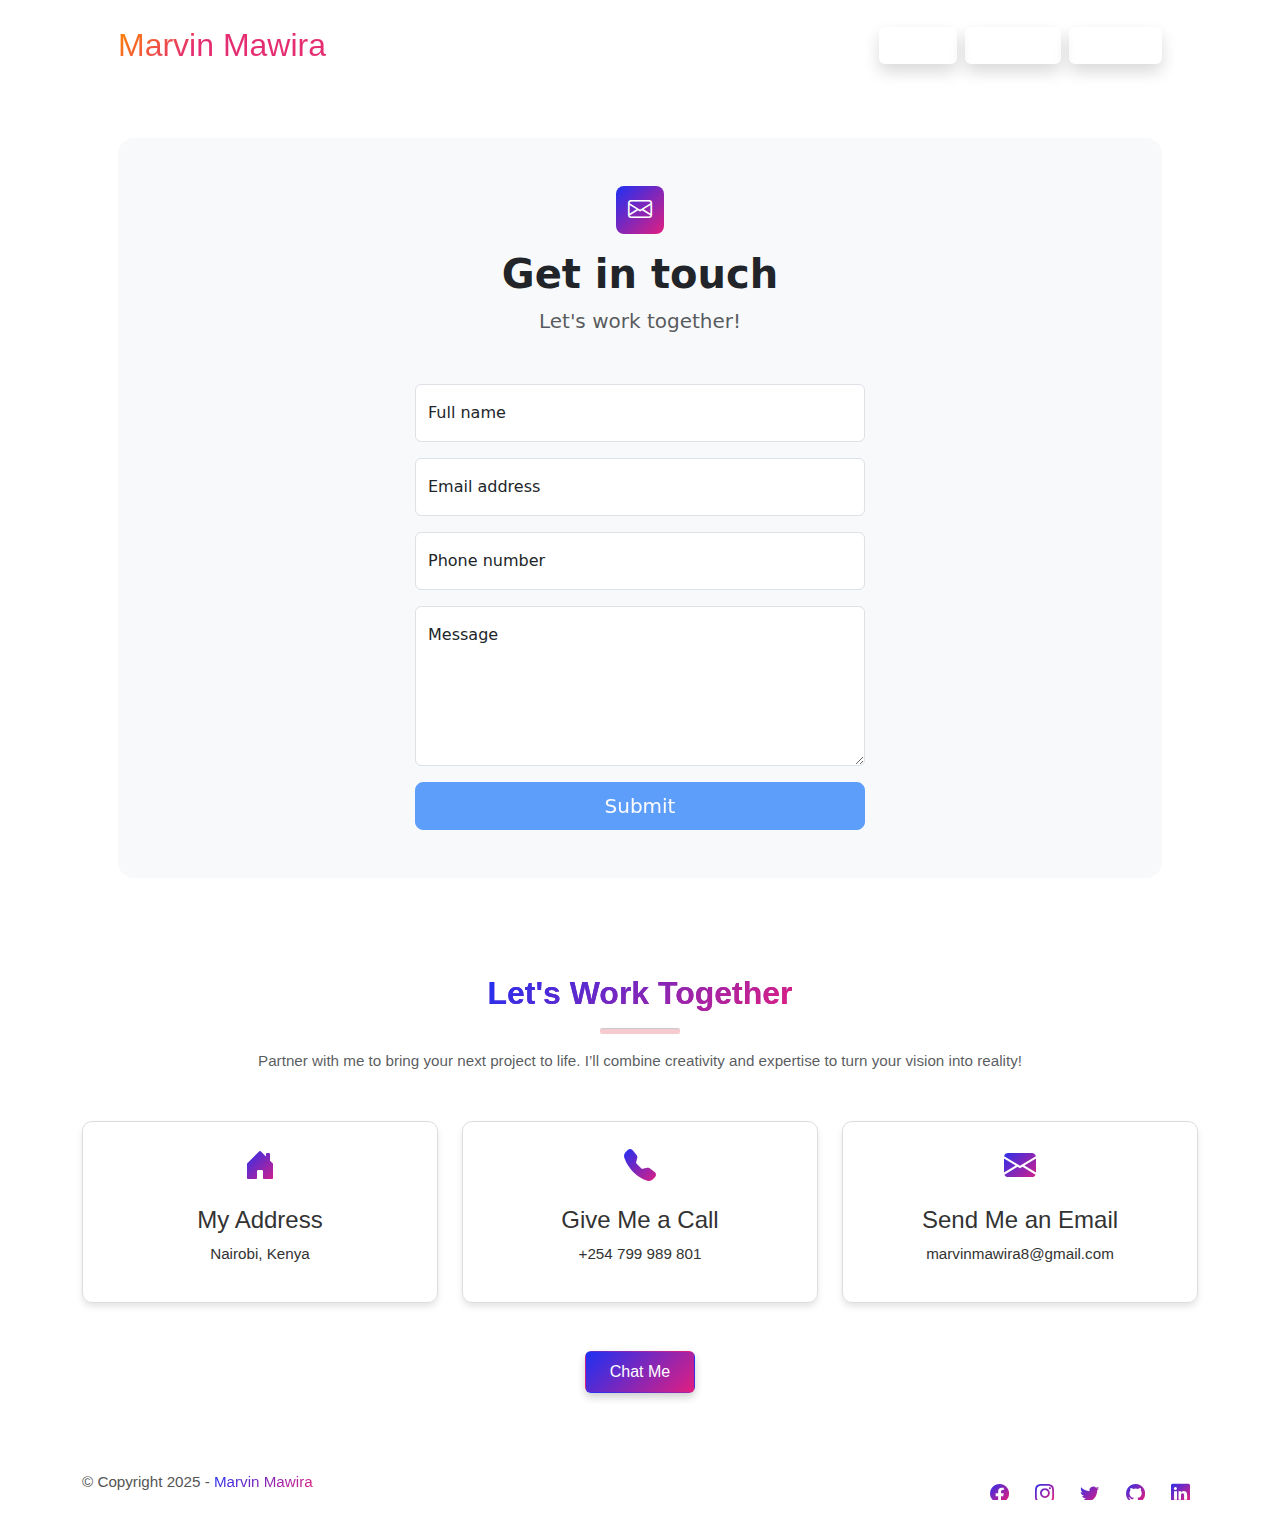
<file: contact.html>
<!DOCTYPE html>
<html lang="en">
    <head>
        <meta charset="utf-8" />
        <meta name="viewport" content="width=device-width, initial-scale=1, shrink-to-fit=no" />
        <meta name="description" content="" />
        <meta name="author" content="" />
        <title>MTec</title>
        <!-- Favicon-->
        <link rel="icon" type="image/x-icon" href="assets/new.jpg" />
        <!-- Custom Google font-->
        <link rel="preconnect" href="https://fonts.googleapis.com" />
        <link rel="preconnect" href="https://fonts.gstatic.com" crossorigin />
        <link href="https://fonts.googleapis.com/css2?family=Plus+Jakarta+Sans:wght@100;200;300;400;500;600;700;800;900&amp;display=swap" rel="stylesheet" />
        <!-- Bootstrap icons-->
        <link href="https://cdn.jsdelivr.net/npm/bootstrap-icons@1.8.1/font/bootstrap-icons.css" rel="stylesheet" />
        <!-- Core theme CSS (includes Bootstrap)-->
        <link href="css/styles.css" rel="stylesheet" />

        <link href="https://cdn.jsdelivr.net/npm/bootstrap@5.3.0-alpha1/dist/css/bootstrap.min.css" rel="stylesheet">
        <script src="https://cdn.jsdelivr.net/npm/bootstrap@5.3.0-alpha1/dist/js/bootstrap.bundle.min.js"></script>
    </head>
    <body class="d-flex flex-column h-100">
        <main class="flex-shrink-0">
            <!-- Navigation-->
            <nav class="navbar navbar-expand-lg navbar-light bg-white py-3">
                <div class="container px-5">
                    <a class="navbar-brand" href="index.html">
                        <span class=" fs-2" style="
                          font-family: 'Poppins', sans-serif;
                          background: linear-gradient(135deg, #ff8a00 0%, #e52e71 40%);
                          -webkit-background-clip: text;
                          -webkit-text-fill-color: transparent;
                          background-clip: text;
                          text-fill-color: transparent;
                        ">Marvin Mawira</span>
                      </a>
                                          <button class="navbar-toggler" type="button" data-bs-toggle="collapse" data-bs-target="#navbarSupportedContent" aria-controls="navbarSupportedContent" aria-expanded="false" aria-label="Toggle navigation"><span class="navbar-toggler-icon"></span></button>
                    <div class="collapse navbar-collapse" id="navbarSupportedContent">
                        <ul class="navbar-nav ms-auto mb-2 mb-lg-0 small fw-bolder">
                            <li class="nav-item me-2"><a class="nav-link btn btn-gradient px-3 p-2 text-white font-bold shadow" href="index.html">Home</a></li>
                            <li class="nav-item me-2"><a class="nav-link btn btn-gradient px-3 p-2 text-white font-bold shadow" href="projects.html">Projects</a></li>
                            <li class="nav-item"><a class="nav-link btn btn-gradient px-3 p-2 text-white font-bold shadow" href="contact.html">Contact</a></li>
                        </ul>
                    </div>                 
                </div>
            </nav>
            <!-- Page content-->
            <section class="py-5">
                <div class="container px-5">
                    <!-- Contact form-->
                    <div class="bg-light rounded-4 py-5 px-4 px-md-5">
                        <div class="text-center mb-5">
                            <div class="feature bg-primary bg-gradient-primary-to-secondary text-white rounded-3 mb-3"><i class="bi bi-envelope"></i></div>
                            <h1 class="fw-bolder">Get in touch</h1>
                            <p class="lead fw-normal text-muted mb-0">Let's work together!</p>
                        </div>
                        <div class="row gx-5 justify-content-center">
                            <div class="col-lg-8 col-xl-6">
                                <!-- * * * * * * * * * * * * * * *-->
                                <!-- * * SB Forms Contact Form * *-->
                                <!-- * * * * * * * * * * * * * * *-->
                                <!-- This form is pre-integrated with SB Forms.-->
                                <!-- To make this form functional, sign up at-->
                                <!-- https://startbootstrap.com/solution/contact-forms-->
                                <!-- to get an API token!-->
                                <form id="contactForm" data-sb-form-api-token="API_TOKEN">
                                    <!-- Name input-->
                                    <div class="form-floating mb-3">
                                        <input class="form-control" id="name" type="text" placeholder="Enter your name..." data-sb-validations="required" />
                                        <label for="name">Full name</label>
                                        <div class="invalid-feedback" data-sb-feedback="name:required">A name is required.</div>
                                    </div>
                                    <!-- Email address input-->
                                    <div class="form-floating mb-3">
                                        <input class="form-control" id="email" type="email" placeholder="name@example.com" data-sb-validations="required,email" />
                                        <label for="email">Email address</label>
                                        <div class="invalid-feedback" data-sb-feedback="email:required">An email is required.</div>
                                        <div class="invalid-feedback" data-sb-feedback="email:email">Email is not valid.</div>
                                    </div>
                                    <!-- Phone number input-->
                                    <div class="form-floating mb-3">
                                        <input class="form-control" id="phone" type="tel" placeholder="(123) 456-7890" data-sb-validations="required" />
                                        <label for="phone">Phone number</label>
                                        <div class="invalid-feedback" data-sb-feedback="phone:required">A phone number is required.</div>
                                    </div>
                                    <!-- Message input-->
                                    <div class="form-floating mb-3">
                                        <textarea class="form-control" id="message" type="text" placeholder="Enter your message here..." style="height: 10rem" data-sb-validations="required"></textarea>
                                        <label for="message">Message</label>
                                        <div class="invalid-feedback" data-sb-feedback="message:required">A message is required.</div>
                                    </div>
                                    <!-- Submit success message-->
                                    <!---->
                                    <!-- This is what your users will see when the form-->
                                    <!-- has successfully submitted-->
                                    <div class="d-none" id="submitSuccessMessage">
                                        <div class="text-center mb-3">
                                            <div class="fw-bolder">Form submission successful!</div>
                                            Will get back to you soon😊
                                            <br />
                                            <h2>Thank you!!</h2>  
                                            </div>
                                    </div>
                                    <!-- Submit error message-->
                                    <!---->
                                    <!-- This is what your users will see when there is-->
                                    <!-- an error submitting the form-->
                                    <div class="d-none" id="submitErrorMessage"><div class="text-center text-danger mb-3">Error sending message!</div></div>
                                    <!-- Submit Button-->
                                    <div class="d-grid"><button class="btn btn-primary btn-lg disabled" id="submitButton" type="submit">Submit</button></div>
                                </form>
                            </div>
                        </div>
                    </div>
                </div>
            </section>
        </main>
       <!-- Contact Section -->
<section class="contact-section py-5">
    <div class="container">
        <div class="text-center mb-5">
            <h2 class="fw-bolder mb-3"><span class="text-gradient d-inline">Let's Work Together</span></h2>
            <hr class="mx-auto section-divider">
            <p class="text-muted">Partner with me to bring your next project to life. I’ll combine creativity and expertise to turn your vision into reality!</p>
        </div>
        <div class="row justify-content-center">
            <!-- Address -->
            <div class="col-md-4 text-center">
                <div class="contact-box">
                    <i class="bi bi-house-door-fill fs-2 gradient-icon"></i>
                    <h4 class="mt-3">My Address</h4>
                    <p>Nairobi, Kenya</p>
                </div>
            </div>
            <!-- Phone -->
            <div class="col-md-4 text-center">
                <div class="contact-box">
                    <i class="bi bi-telephone-fill fs-2 gradient-icon"></i>
                    <h4 class="mt-3">Give Me a Call</h4>
                    <p>+254 799 989 801</p>
                </div>
            </div>
            <!-- Email -->
            <div class="col-md-4 text-center">
                <div class="contact-box">
                    <i class="bi bi-envelope-fill fs-2 gradient-icon"></i>
                    <h4 class="mt-3">Send Me an Email</h4>
                    <p>marvinmawira8@gmail.com</p>
                </div>
            </div>
        </div>
        <div class="text-center mt-5">
            <button class="btn btn-gradient px-4 py-2 text-white font-bold" onclick="toggleChat(event)">Chat Me</button>
            <div id="chat-options" class="d-flex justify-content-center mt-2 d-none">
                <a href="mailto:marvinmawira8@gmail.com" id="chat-email" class="btn btn-danger mx-1 d-none">
                    <i class="bi bi-envelope-fill"></i>
                </a>
                <a href="tel:+254799989801" id="chat-call" class="btn btn-info mx-1 d-none">
                    <i class="bi bi-telephone-fill"></i>
                </a>
                <a href="https://wa.me/254799989801" id="chat-whatsapp" class="btn btn-success mx-1 d-none">
                    <i class="bi bi-whatsapp"></i>
                </a>
            </div>
        </div>
    </div>
</section>

<!-- Footer Divider -->
<hr class="footer-divider">

<!-- Footer Section -->
<footer class="footer-section">
    <div class="container d-flex flex-column flex-md-row justify-content-between align-items-center text-center text-md-start">
        <div class="footer-text mb-3 mb-md-0">
            <p class="footer-note">
                &copy; Copyright 2025 - <span class="gradient-text">Marvin Mawira</span>
            </p>
        </div>
        <div class="social-icons d-flex justify-content-center">
            <a href="https://www.facebook.com/mavo.born.7" class="icon-link mx-2"><i class="bi bi-facebook"></i></a>
            <a href="https://www.instagram.com/" class="icon-link mx-2"><i class="bi bi-instagram"></i></a>
            <a href="https://x.com/MavoMawi2" class="icon-link mx-2"><i class="bi bi-twitter"></i></a>
            <a href="https://github.com/Marvin-Mawira" class="icon-link mx-2"><i class="bi bi-github"></i></a>
            <a href="https://www.linkedin.com/in/marvin-mawira-2b6b99294/" class="icon-link mx-2"><i class="bi bi-linkedin"></i></a>
        </div>
    </div>
  <!-- Back to Top Button -->
<div id="back-to-top" class="position-fixed d-none">
    <a href="#" class="btn btn-gradient px-3 py-1 text-white font-bold shadow" onclick="scrollToTop(event)">
        <i class="bi bi-arrow-up"></i>
    </a>
</div>

</footer>




        </main>
        <!-- Bootstrap core JS-->
        <script src="https://cdn.jsdelivr.net/npm/bootstrap@5.2.3/dist/js/bootstrap.bundle.min.js"></script>
        <!-- Core theme JS-->
        <script src="js/scripts.js"></script>
    </body>
</html>
</file>
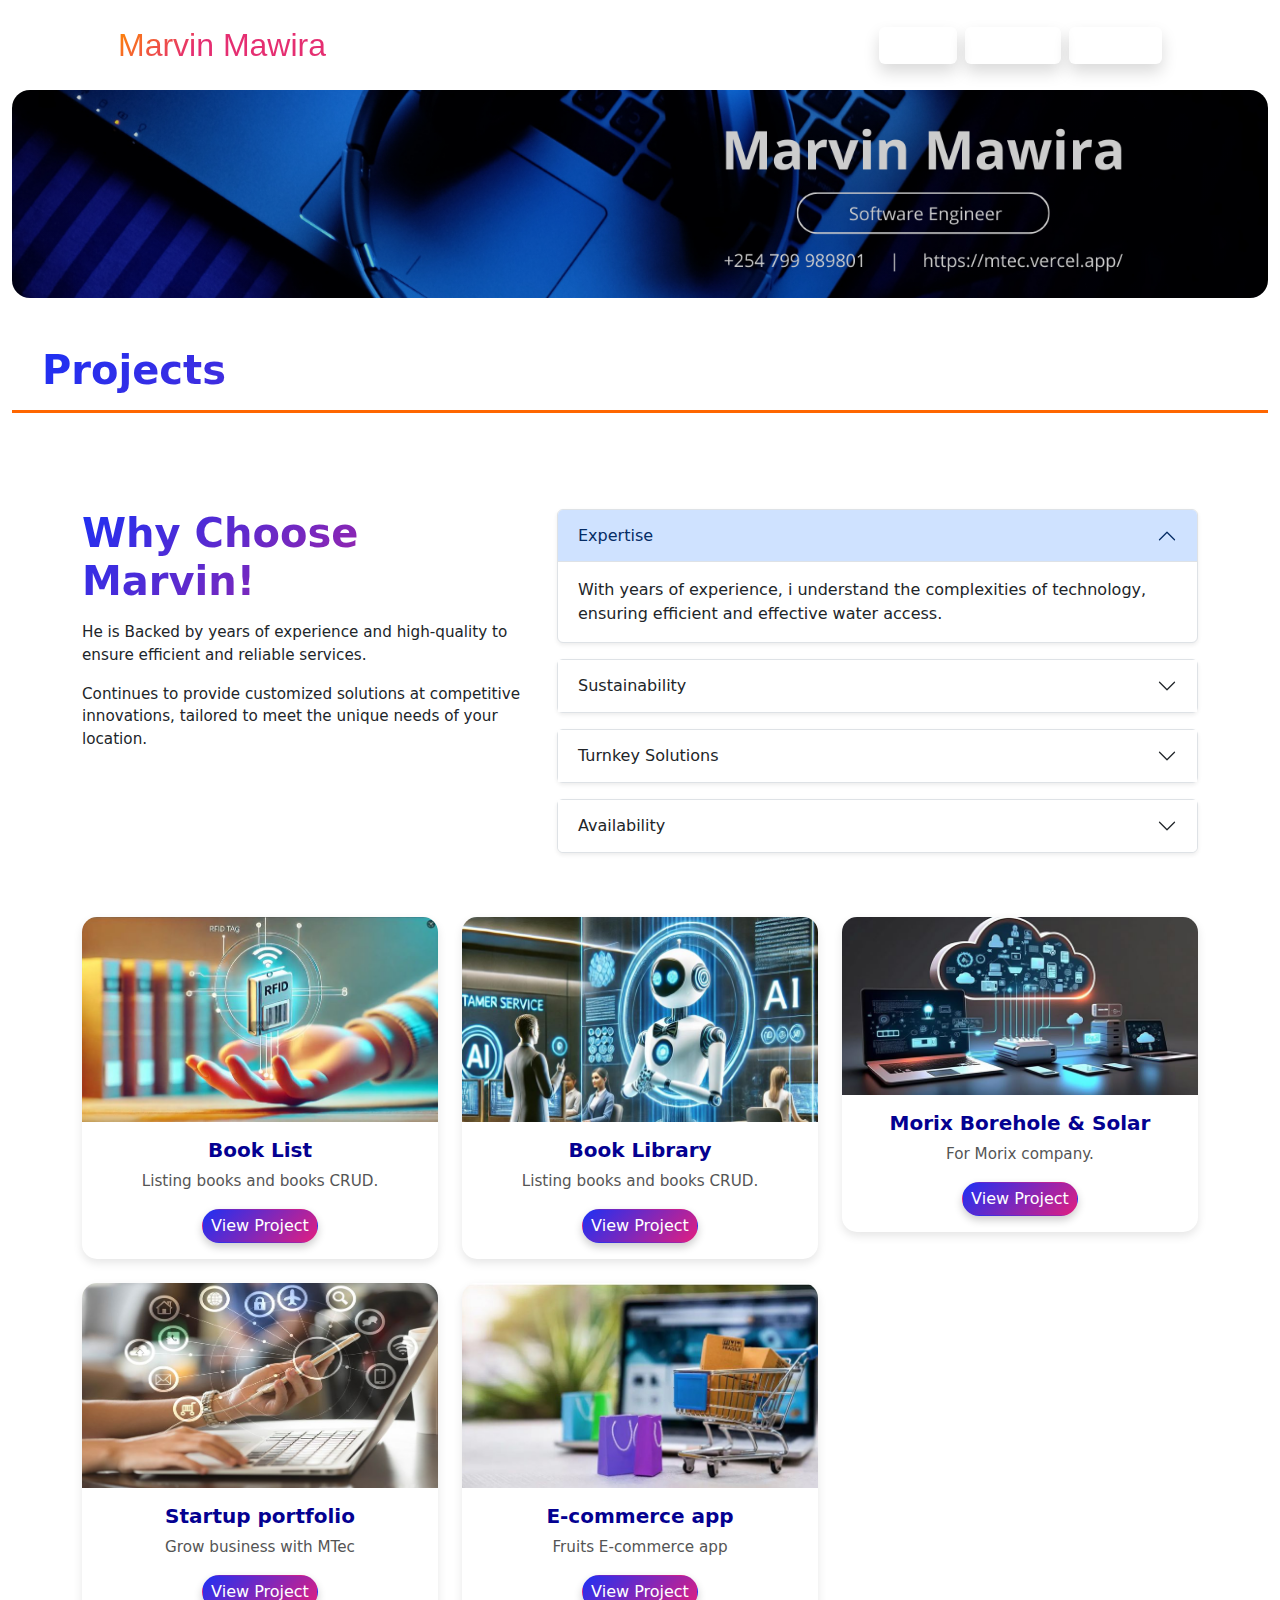
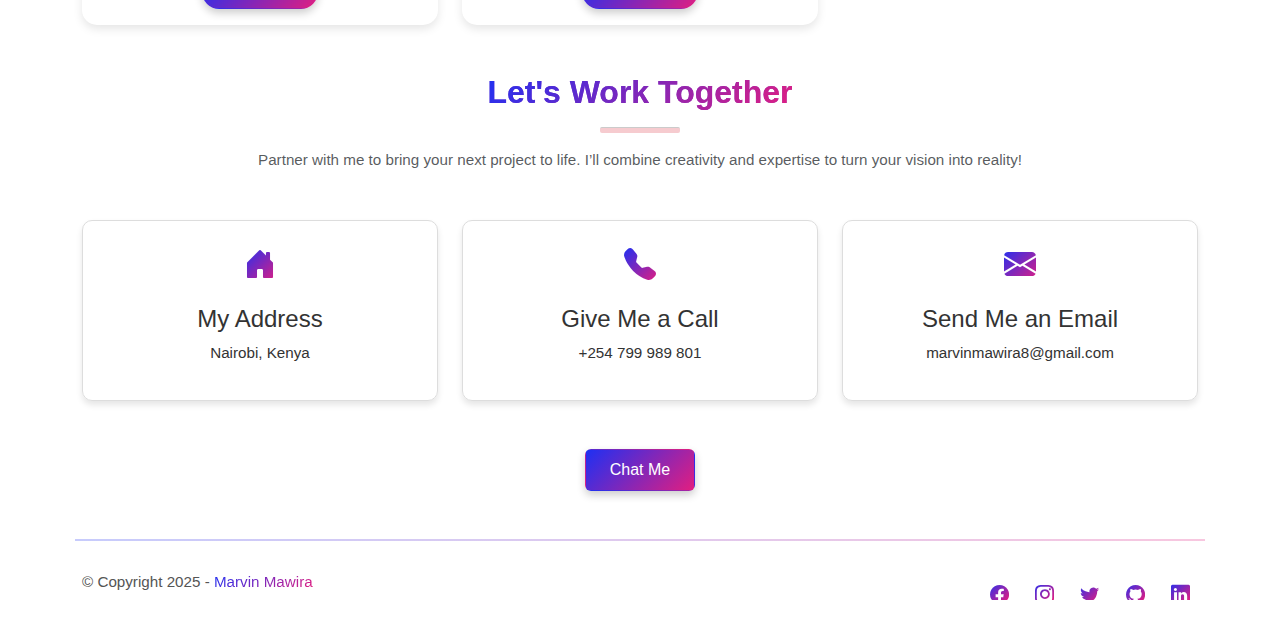
<file: projects.html>
<!DOCTYPE html>
<html lang="en">
    <head>
        <meta charset="utf-8" />
        <meta name="viewport" content="width=device-width, initial-scale=1, shrink-to-fit=no" />
        <meta name="description" content="" />
        <meta name="author" content="" />
        <title>MTec</title>
        <!-- Favicon-->
        <link rel="icon" type="image/x-icon" href="assets/logo1.jpg" />
        <!-- Custom Google font-->
        <link rel="preconnect" href="https://fonts.googleapis.com" />
        <link rel="preconnect" href="https://fonts.gstatic.com" crossorigin />
        <link href="https://fonts.googleapis.com/css2?family=Plus+Jakarta+Sans:wght@100;200;300;400;500;600;700;800;900&amp;display=swap" rel="stylesheet" />
        <!-- Bootstrap icons-->
        <link href="https://cdn.jsdelivr.net/npm/bootstrap-icons@1.8.1/font/bootstrap-icons.css" rel="stylesheet" />
        <!-- Core theme CSS (includes Bootstrap)-->
        <link href="css/styles.css" rel="stylesheet" />

        <link href="https://cdn.jsdelivr.net/npm/bootstrap@5.3.0-alpha1/dist/css/bootstrap.min.css" rel="stylesheet">
        <script src="https://cdn.jsdelivr.net/npm/bootstrap@5.3.0-alpha1/dist/js/bootstrap.bundle.min.js"></script>

    </head>
    <body class="d-flex flex-column h-100">
        <main class="flex-shrink-0">
            <!-- Navigation-->
            <nav class="navbar navbar-expand-lg navbar-light bg-white py-3">
                <div class="container px-5">
                  <a class="navbar-brand" href="index.html">
                    <span class=" fs-2" style="
                      font-family: 'Poppins', sans-serif;
                      background: linear-gradient(135deg, #ff8a00 0%, #e52e71 40%);
                      -webkit-background-clip: text;
                      -webkit-text-fill-color: transparent;
                      background-clip: text;
                      text-fill-color: transparent;
                    ">Marvin Mawira</span>
                  </a>
                                      <button class="navbar-toggler" type="button" data-bs-toggle="collapse" data-bs-target="#navbarSupportedContent" aria-controls="navbarSupportedContent" aria-expanded="false" aria-label="Toggle navigation"><span class="navbar-toggler-icon"></span></button>
                    <div class="collapse navbar-collapse" id="navbarSupportedContent">
                        <ul class="navbar-nav ms-auto mb-2 mb-lg-0 small fw-bolder">
                            <li class="nav-item me-2"><a class="nav-link btn btn-gradient px-3 p-2 text-white font-bold shadow" href="index.html">Home</a></li>
                            <li class="nav-item me-2"><a class="nav-link btn btn-gradient px-3 p-2 text-white font-bold shadow" href="projects.html">Projects</a></li>
                            <li class="nav-item"><a class="nav-link btn btn-gradient px-3 p-2 text-white font-bold shadow" href="contact.html">Contact</a></li>
                        </ul>
                    </div>
                </div>
            </nav>

            <style>
                .page-header {
                  background: linear-gradient(rgba(0, 0, 0, 0.2), rgba(0, 0, 0, 0.2)),
                  url("assets/linkedin1.png") center center no-repeat;
                  background-size: cover;
                  border-radius: 18px;
                }
              </style>
              
            
              
            <div class="container-xxl">
                <!-- Page Header End -->
                <div class="py-5 page-header position-relative mb-5">
                  <div class="container py-5">
                    <!-- <h1 class="display-2 text-white animated slideInDown mb-4 text-left" id='green-text'>Projects</h1> -->
                    <nav aria-label="breadcrumb animated slideInDown">
                      <ol class="breadcrumb">
                        <!-- <li class="breadcrumb-item" id='green-text'><a href="index.html">Home</a></li> -->
                        <!-- <li class="breadcrumb-item" id='green-text'><a href="contact.html">Contact Us</a></li> -->
                        <!-- <li class="breadcrumb-item text-white active" aria-current="page">Projects</li> -->
                      </ol>
                    </nav>
                  </div>
                </div>
                <!-- Page Header End -->

                <!-- Blog Articles Section -->
    <div class="text-center my-5">
        <!-- Articles Title with Line Below -->
        <h3 class="section-title fw-bold text-primary mb-3" style=" text-align: left; margin-left: 30px;">Projects</h3>
      
        <!-- Line Below the Title (moves from left to right) -->
        <div class="mx-auto mx-md-0" style="width: 100%; height: 3px; background-color: #ff6600; margin-left: 30px; margin-top: 5px;"></div>
      </div>
            
            <!-- Why Choose Us Section -->
            <section class="why-choose-us section py-5" id="why-choose-us">
                <div class="container">
                  <div class="row">
                    <!-- Section Introduction -->
                    <div class="col-lg-5 mb-4" data-aos="fade-up">
                      <h2 class="section-title mb-3 text-primary fw-bold">Why Choose Marvin!</h2>
                      <p class="section-description">
                        He is Backed by years of experience and high-quality to ensure efficient and reliable services. 
                        <p>
                         Continues to provide customized solutions at competitive innovations, tailored to meet the unique needs of your location.
                        </p>
                      </p>
                    </div>
              
                    <!-- Accordion Items -->
                    <div class="col-lg-7" data-aos="fade-up" data-aos-delay="300">
                      <div class="accordion" id="accordionWhyChooseUs">
                        <!-- Item 1 -->
                        <div class="accordion-item border rounded mb-3 shadow-sm">
                          <h2 class="accordion-header" id="headingOne">
                            <button class="accordion-button position-relative" type="button" data-bs-toggle="collapse" data-bs-target="#collapseOne" aria-expanded="true" aria-controls="collapseOne">
                              Expertise
                              <span class="accordion-icon position-absolute end-0 pe-4"><i class="fas fa-plus"></i></span>
                            </button>
                          </h2>
                          <div id="collapseOne" class="accordion-collapse collapse show" aria-labelledby="headingOne" data-bs-parent="#accordionWhyChooseUs">
                            <div class="accordion-body">
                              With years of experience, i understand the complexities of technology, ensuring efficient and effective water access.
                            </div>
                          </div>
                        </div>
              
                        <!-- Item 2 -->
                        <div class="accordion-item border rounded mb-3 shadow-sm">
                          <h2 class="accordion-header" id="headingTwo">
                            <button class="accordion-button collapsed position-relative" type="button" data-bs-toggle="collapse" data-bs-target="#collapseTwo" aria-expanded="false" aria-controls="collapseTwo">
                              Sustainability
                              <span class="accordion-icon position-absolute end-0 pe-4"><i class="fas fa-plus"></i></span>
                            </button>
                          </h2>
                          <div id="collapseTwo" class="accordion-collapse collapse" aria-labelledby="headingTwo" data-bs-parent="#accordionWhyChooseUs">
                            <div class="accordion-body">
                                Will help bring fresh, innovative ideas to every project and skillfully translate concepts into visually compelling projects. 
                            </div>
                          </div>
                        </div>
              
                        <!-- Item 3 -->
                        <div class="accordion-item border rounded mb-3 shadow-sm">
                          <h2 class="accordion-header" id="headingThree">
                            <button class="accordion-button collapsed position-relative" type="button" data-bs-toggle="collapse" data-bs-target="#collapseThree" aria-expanded="false" aria-controls="collapseThree">
                              Turnkey Solutions
                              <span class="accordion-icon position-absolute end-0 pe-4"><i class="fas fa-plus"></i></span>
                            </button>
                          </h2>
                          <div id="collapseThree" class="accordion-collapse collapse" aria-labelledby="headingThree" data-bs-parent="#accordionWhyChooseUs">
                            <div class="accordion-body">
                                With professionalism, timely delivery, and adaptability will help make a positive impact on your project(s).                            
                            </div>
                          </div>
                        </div>
              
                        <!-- Item 4 -->
                        <div class="accordion-item border rounded mb-3 shadow-sm">
                          <h2 class="accordion-header" id="headingFour">
                            <button class="accordion-button collapsed position-relative" type="button" data-bs-toggle="collapse" data-bs-target="#collapseFour" aria-expanded="false" aria-controls="collapseFour">
                              Availability
                              <span class="accordion-icon position-absolute end-0 pe-4"><i class="fas fa-plus"></i></span>
                            </button>
                          </h2>
                          <div id="collapseFour" class="accordion-collapse collapse" aria-labelledby="headingFour" data-bs-parent="#accordionWhyChooseUs">
                            <div class="accordion-body">
                              Always ready to serve! Always provide comprehensive 24/7 services, ensuring continued fully functioning of your project(s) effectively.
                            </div>
                          </div>
                        </div>
                      </div>
                    </div>
                  </div>
                </div>
              </section>
              

                  <div class="container">
        <div class="row">
            <!-- Card 1 -->
            <div class="col-md-4">
                <div class="card" style="border: none; border-radius: 15px; overflow: hidden; transition: transform 0.3s, box-shadow 0.3s; box-shadow: 0px 4px 10px rgba(0, 0, 0, 0.1);"
                     onmouseover="this.style.transform='scale(1.05)'; this.style.boxShadow='0px 10px 20px rgba(0, 0, 0, 0.2)';"
                     onmouseout="this.style.transform='scale(1)'; this.style.boxShadow='0px 4px 10px rgba(0, 0, 0, 0.1)';">
                    <img src="assets/book.jpg" class="card-img-top" style="height: 205px;" alt="Project Image">
                    <div class="card-body text-center">
                        <h5 class="card-title" style="font-weight: bold; color: #040191;">Book List</h5>
                        <p class="card-text" style="color: #555;">Listing books and books CRUD.</p>
                        <a href="https://library-6jgb.onrender.com/" class="btn btn-gradient px-2 py-1 text-white font-bold" target="_blank" style="border-radius: 20px; padding: 10px 20px;">View Project</a>
                    </div>
                </div>
            </div>

            <!-- Card 2 -->
            <div class="col-md-4">
                <div class="card" style="border: none; border-radius: 15px; overflow: hidden; transition: transform 0.3s, box-shadow 0.3s; box-shadow: 0px 4px 10px rgba(0, 0, 0, 0.1);"
                     onmouseover="this.style.transform='scale(1.05)'; this.style.boxShadow='0px 10px 20px rgba(0, 0, 0, 0.2)';"
                     onmouseout="this.style.transform='scale(1)'; this.style.boxShadow='0px 4px 10px rgba(0, 0, 0, 0.1)';">
                    <img src="assets/book2.jpg" class="card-img-top" style="height: 205px;" alt="Project Image">
                    <div class="card-body text-center">
                        <h5 class="card-title" style="font-weight: bold; color: #040191;">Book Library</h5>
                        <p class="card-text" style="color: #555;">Listing books and books CRUD.</p>
                        <a href="https://djangonautic.onrender.com/?page=1" class="btn btn-gradient px-2 py-1 text-white font-bold" target="_blank" style="border-radius: 20px; padding: 10px 20px;">View Project</a>
                    </div>
                </div>
            </div>

            <!-- Card 3 -->
            <div class="col-md-4">
                <div class="card" style="border: none; border-radius: 15px; overflow: hidden; transition: transform 0.3s, box-shadow 0.3s; box-shadow: 0px 4px 10px rgba(0, 0, 0, 0.1);"
                     onmouseover="this.style.transform='scale(1.05)'; this.style.boxShadow='0px 10px 20px rgba(0, 0, 0, 0.2)';"
                     onmouseout="this.style.transform='scale(1)'; this.style.boxShadow='0px 4px 10px rgba(0, 0, 0, 0.1)';">
                    <img src="assets/morix.jpg" class="card-img-top" alt="Project Image">
                    <div class="card-body text-center">
                        <h5 class="card-title" style="font-weight: bold; color: #040191;">Morix Borehole & Solar</h5>
                        <p class="card-text" style="color: #555;">For Morix company.</p>
                        <a href="https://morix.co.ke/" class="btn btn-gradient px-2 py-1 text-white font-bold" target="_blank" style="border-radius: 20px; padding: 10px 20px;">View Project</a>
                    </div>
                </div>
            </div>

            <!-- Card 4 -->
            <div class="col-md-4 mt-4">
                <div class="card" style="border: none; border-radius: 15px; overflow: hidden; transition: transform 0.3s, box-shadow 0.3s; box-shadow: 0px 4px 10px rgba(0, 0, 0, 0.1);"
                     onmouseover="this.style.transform='scale(1.05)'; this.style.boxShadow='0px 10px 20px rgba(0, 0, 0, 0.2)';"
                     onmouseout="this.style.transform='scale(1)'; this.style.boxShadow='0px 4px 10px rgba(0, 0, 0, 0.1)';">
                    <img src="assets/mtec.jpg" class="card-img-top" style="height: 205px;" alt="Project Image">
                    <div class="card-body text-center">
                        <h5 class="card-title" style="font-weight: bold; color: #040191;">Startup portfolio</h5>
                        <p class="card-text" style="color: #555;">Grow business with MTec</p>
                        <a href="https://marvin-mawira.github.io/mtec-portfolio/" class="btn btn-gradient px-2 py-1 text-white font-bold" target="_blank" style="border-radius: 20px; padding: 10px 20px;">View Project</a>
                    </div>
                </div>
            </div>

            <!-- Card 5 -->
            <div class="col-md-4 mt-4">
                <div class="card" style="border: none; border-radius: 15px; overflow: hidden; transition: transform 0.3s, box-shadow 0.3s; box-shadow: 0px 4px 10px rgba(0, 0, 0, 0.1);"
                     onmouseover="this.style.transform='scale(1.05)'; this.style.boxShadow='0px 10px 20px rgba(0, 0, 0, 0.2)';"
                     onmouseout="this.style.transform='scale(1)'; this.style.boxShadow='0px 4px 10px rgba(0, 0, 0, 0.1)';">
                    <img src="assets/ecom.jpg" class="card-img-top" style="height: 205px;" alt="Project Image">
                    <div class="card-body text-center">
                        <h5 class="card-title" style="font-weight: bold; color: #040191;">E-commerce app</h5>
                        <p class="card-text" style="color: #555;">Fruits E-commerce app</p>
                        <a href="https://ecomfruits.netlify.app/" class="btn btn-gradient px-2 py-1 text-white font-bold" target="_blank" style="border-radius: 20px; padding: 10px 20px;">View Project</a>
                    </div>
                </div>
            </div>

        </div>
    </div>
            
<!-- Contact Section --> 
<section class="contact-section py-5">
    <div class="container">
        <div class="text-center mb-5">
            <h2 class="fw-bolder mb-3"><span class="text-gradient d-inline">Let's Work Together</span></h2>
            <hr class="mx-auto section-divider">
            <p class="text-muted">Partner with me to bring your next project to life. I’ll combine creativity and expertise to turn your vision into reality!</p>
        </div>
        <div class="row justify-content-center">
            <!-- Address -->
            <div class="col-md-4 text-center">
                <div class="contact-box">
                    <i class="bi bi-house-door-fill fs-2 gradient-icon"></i>
                    <h4 class="mt-3">My Address</h4>
                    <p>Nairobi, Kenya</p>
                </div>
            </div>
            <!-- Phone -->
            <div class="col-md-4 text-center">
                <div class="contact-box">
                    <i class="bi bi-telephone-fill fs-2 gradient-icon"></i>
                    <h4 class="mt-3">Give Me a Call</h4>
                    <p>+254 799 989 801</p>
                </div>
            </div>
            <!-- Email -->
            <div class="col-md-4 text-center">
                <div class="contact-box">
                    <i class="bi bi-envelope-fill fs-2 gradient-icon"></i>
                    <h4 class="mt-3">Send Me an Email</h4>
                    <p>marvinmawira8@gmail.com</p>
                </div>
            </div>
        </div>
        <div class="text-center mt-5">
            <button class="btn btn-gradient px-4 py-2 text-white font-bold" onclick="toggleChat(event)">Chat Me</button>
            <div id="chat-options" class="d-flex justify-content-center mt-2 d-none">
                <a href="mailto:marvinmawira8@gmail.com" id="chat-email" class="btn btn-danger mx-1 d-none">
                    <i class="bi bi-envelope-fill"></i>
                </a>
                <a href="tel:+254799989801" id="chat-call" class="btn btn-info mx-1 d-none">
                    <i class="bi bi-telephone-fill"></i>
                </a>
                <a href="https://wa.me/254799989801" id="chat-whatsapp" class="btn btn-success mx-1 d-none">
                    <i class="bi bi-whatsapp"></i>
                </a>
            </div>
        </div>
    </div>
</section>


<!-- Footer Divider -->
<hr class="footer-divider">

<!-- Footer Section -->
<footer class="footer-section">
    <div class="container d-flex flex-column flex-md-row justify-content-between align-items-center text-center text-md-start">
        <div class="footer-text mb-3 mb-md-0">
            <p class="footer-note">
                &copy; Copyright 2025 - <span class="gradient-text">Marvin Mawira</span>
            </p>
        </div>
        <div class="social-icons d-flex justify-content-center">
            <a href="https://www.facebook.com/mavo.born.7" class="icon-link mx-2"><i class="bi bi-facebook"></i></a>
            <a href="https://www.instagram.com/marvinmawira8/" class="icon-link mx-2"><i class="bi bi-instagram"></i></a>
            <a href="https://x.com/MTec_works" class="icon-link mx-2"><i class="bi bi-twitter"></i></a>
            <a href="https://github.com/Marvin-Mawira" class="icon-link mx-2"><i class="bi bi-github"></i></a>
            <a href="https://www.linkedin.com/in/marvin-mawira-2b6b99294/" class="icon-link mx-2"><i class="bi bi-linkedin"></i></a>
        </div>
    </div>
  <!-- Back to Top Button -->
<div id="back-to-top" class="position-fixed d-none">
    <a href="#" class="btn btn-gradient px-3 py-1 text-white font-bold shadow" onclick="scrollToTop(event)">
        <i class="bi bi-arrow-up"></i>
    </a>
</div>

</footer>

<style>
@keyframes slide-animation {
  0% { transform: translateX(0%); }
  100% { transform: translateX(-100%); }
}
</style>


        </main>
        <!-- Bootstrap core JS-->
        <script src="https://cdn.jsdelivr.net/npm/bootstrap@5.2.3/dist/js/bootstrap.bundle.min.js"></script>
        <!-- Core theme JS-->
        <script src="js/scripts.js"></script>
    </body>
</html>
</file>
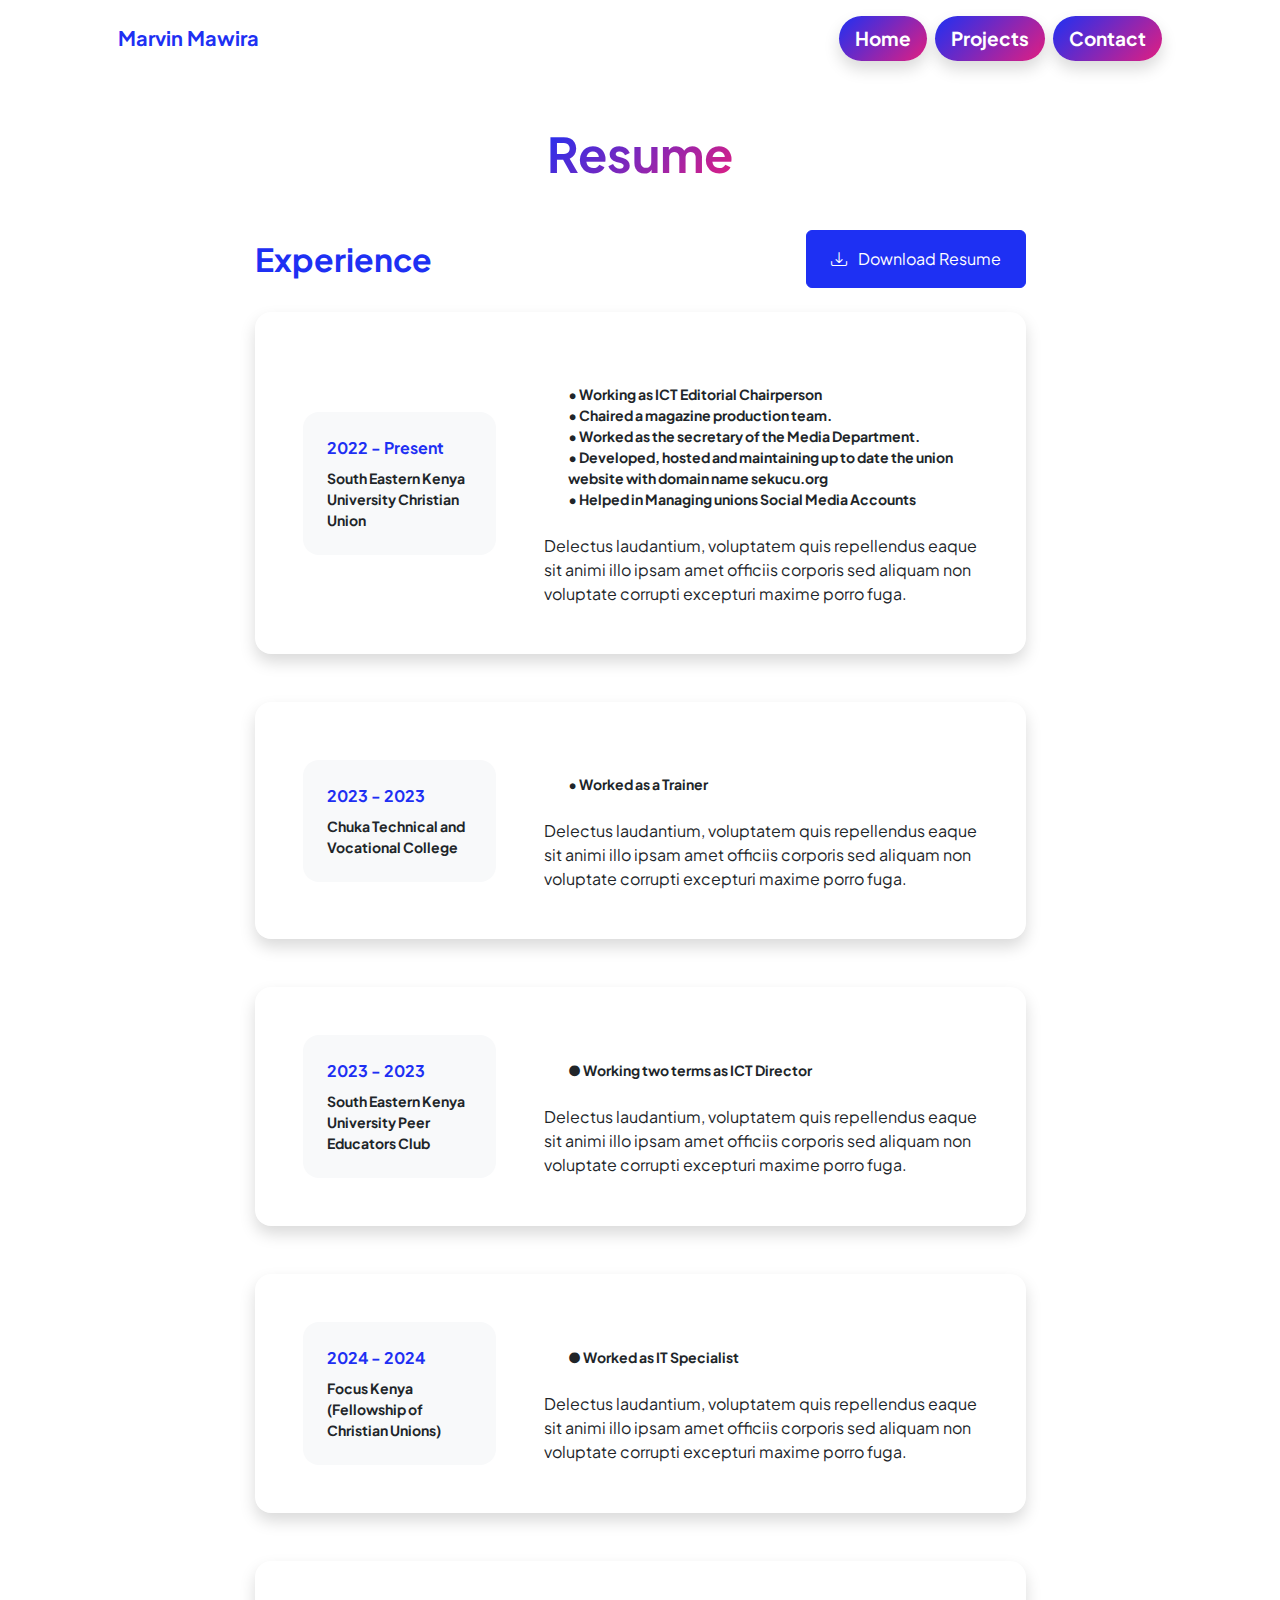
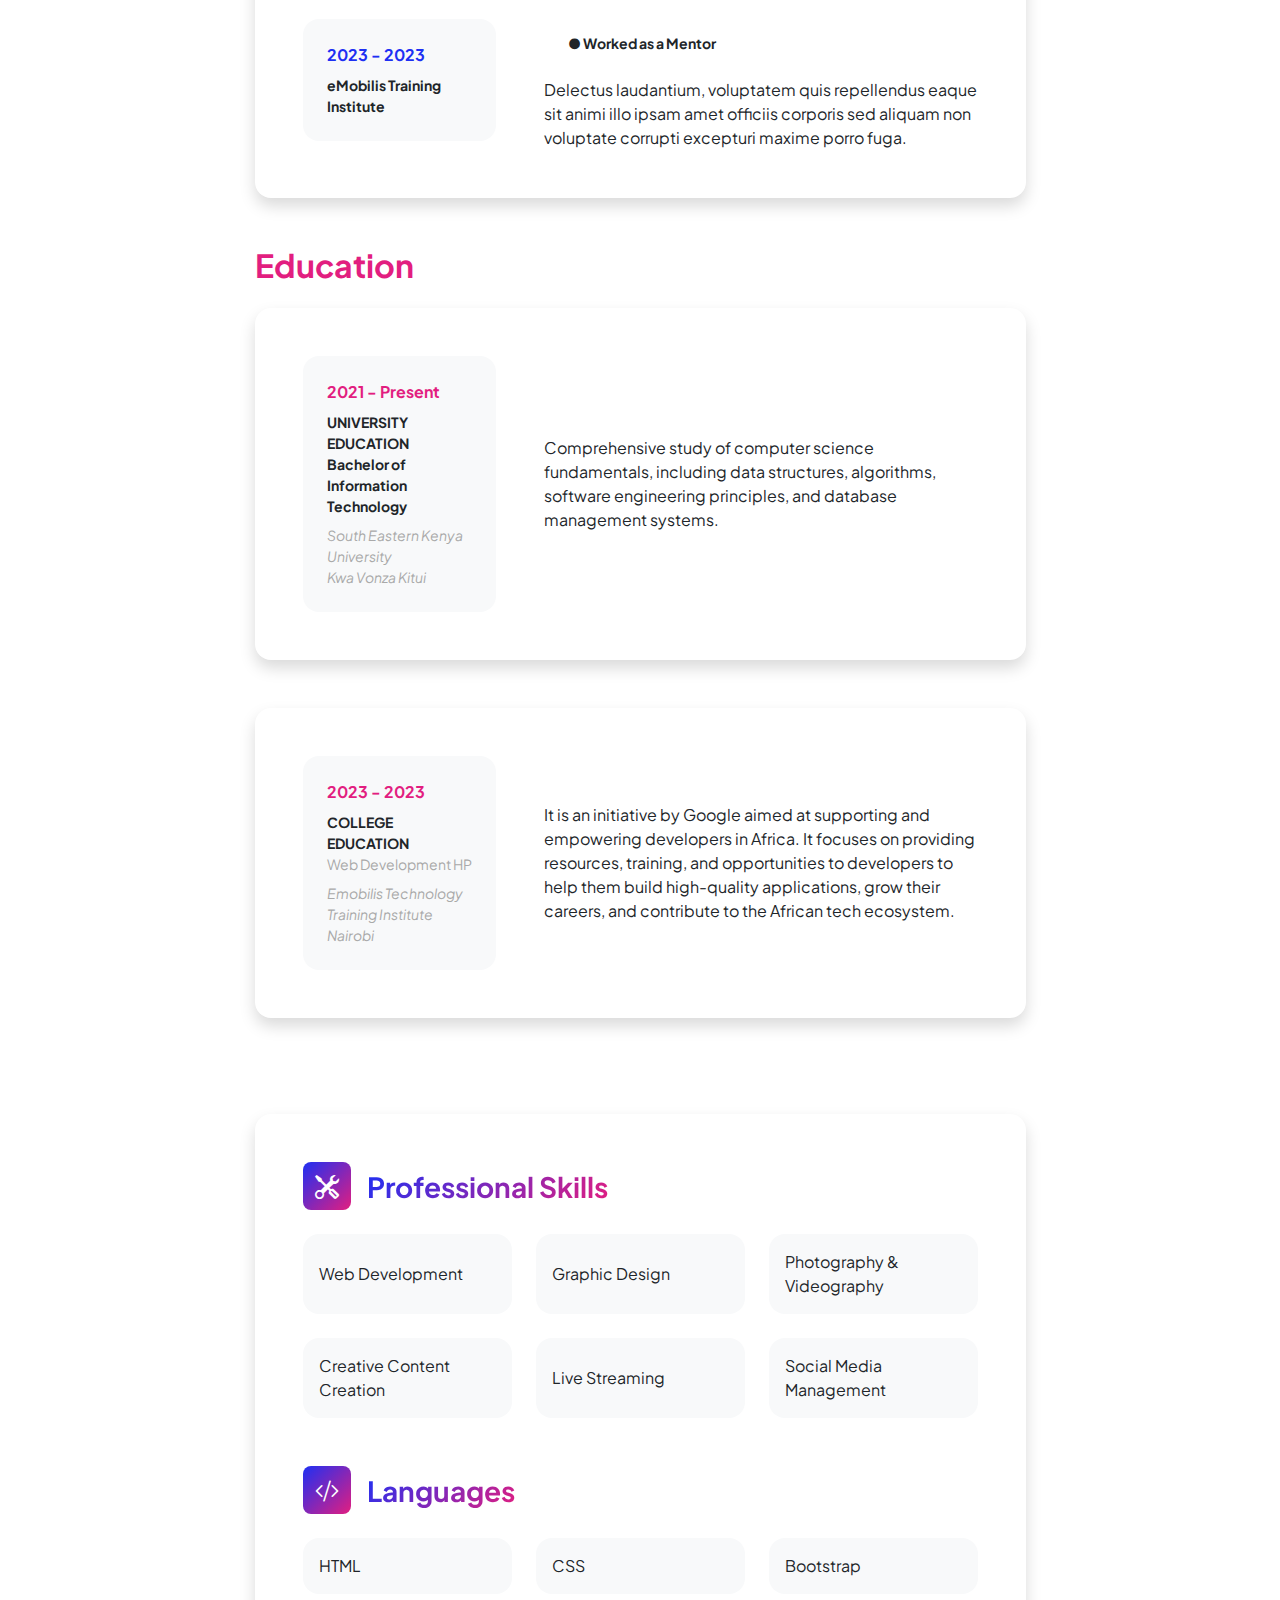
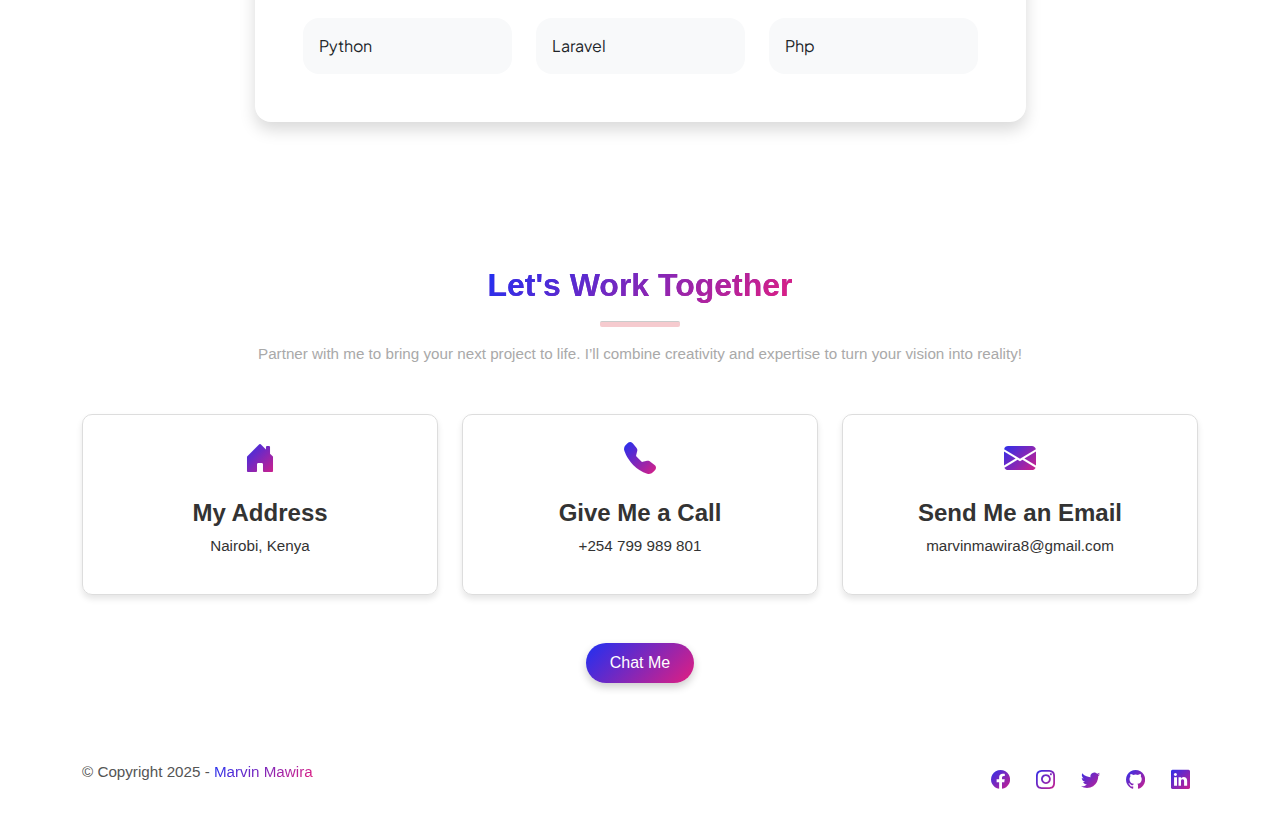
<file: resume.html>
<!DOCTYPE html>
<html lang="en">
    <head>
        <meta charset="utf-8" />
        <meta name="viewport" content="width=device-width, initial-scale=1, shrink-to-fit=no" />
        <meta name="description" content="" />
        <meta name="author" content="" />
        <title>MTec</title>
        <!-- Favicon-->
        <link rel="icon" type="image/x-icon" href="assets/favicon.ico" />
        <!-- Custom Google font-->
        <link rel="preconnect" href="https://fonts.googleapis.com" />
        <link rel="preconnect" href="https://fonts.gstatic.com" crossorigin />
        <link href="https://fonts.googleapis.com/css2?family=Plus+Jakarta+Sans:wght@100;200;300;400;500;600;700;800;900&amp;display=swap" rel="stylesheet" />
        <!-- Bootstrap icons-->
        <link href="https://cdn.jsdelivr.net/npm/bootstrap-icons@1.8.1/font/bootstrap-icons.css" rel="stylesheet" />
        <!-- Core theme CSS (includes Bootstrap)-->
        <link href="css/styles.css" rel="stylesheet" />
    </head>
    <body class="d-flex flex-column h-100">
        <main class="flex-shrink-0">
            <!-- Navigation-->
            <nav class="navbar navbar-expand-lg navbar-light bg-white py-3">
                <div class="container px-5">
                    <a class="navbar-brand" href="index.html"><span class="fw-bolder text-primary">Marvin Mawira</span></a>
                    <button class="navbar-toggler" type="button" data-bs-toggle="collapse" data-bs-target="#navbarSupportedContent" aria-controls="navbarSupportedContent" aria-expanded="false" aria-label="Toggle navigation"><span class="navbar-toggler-icon"></span></button>
                    <div class="collapse navbar-collapse" id="navbarSupportedContent">
                        <ul class="navbar-nav ms-auto mb-2 mb-lg-0 small fw-bolder">
                            <li class="nav-item me-2"><a class="nav-link btn btn-gradient px-3 p-2 text-white font-bold shadow" href="index.html">Home</a></li>
                            <li class="nav-item me-2"><a class="nav-link btn btn-gradient px-3 p-2 text-white font-bold shadow" href="projects.html">Projects</a></li>
                            <li class="nav-item"><a class="nav-link btn btn-gradient px-3 p-2 text-white font-bold shadow" href="contact.html">Contact</a></li>
                        </ul>
                    </div>
                </div>
            </nav>
            <!-- Page Content-->
            <div class="container px-5 my-5">
                <div class="text-center mb-5">
                    <h1 class="display-5 fw-bolder mb-0"><span class="text-gradient d-inline">Resume</span></h1>
                </div>
                <div class="row gx-5 justify-content-center">
                    <div class="col-lg-11 col-xl-9 col-xxl-8">
                        <!-- Experience Section-->
                        <section>
                            <div class="d-flex align-items-center justify-content-between mb-4">
                                <h2 class="text-primary fw-bolder mb-0">Experience</h2>
                                <!-- Download resume button-->
                                <!-- Note: Set the link href target to a PDF file within your project-->
                                <a class="btn btn-primary px-4 py-3" href="#!">
                                    <div class="d-inline-block bi bi-download me-2"></div>
                                    Download Resume
                                </a>
                            </div>
                            <!-- Experience Card 1-->
                            <div class="card shadow border-0 rounded-4 mb-5">
                                <div class="card-body p-5">
                                    <div class="row align-items-center gx-5">
                                        <div class="col text-center text-lg-start mb-4 mb-lg-0">
                                            <div class="bg-light p-4 rounded-4">
                                                <div class="text-primary fw-bolder mb-2">2022 - Present</div>
                                                <div class="small fw-bolder">South Eastern Kenya University Christian Union</div>
                                            </div>
                                        </div>
                                        <div class="col-lg-8">
                                        <div class="p-4">
                                            <div class="small fw-bolder">•	Working as ICT Editorial Chairperson</div>
                                            <div class="small fw-bolder">•	Chaired a magazine production team.</div>
                                            <div class="small fw-bolder">•	Worked as the secretary of the Media Department.</div>
                                            <div class="small fw-bolder">•	Developed, hosted and maintaining up to date the union website with domain name sekucu.org</div>
                                            <div class="small fw-bolder">•	Helped in Managing unions Social Media Accounts</div>
                                        </div>
                                        <div> Delectus laudantium, voluptatem quis repellendus eaque sit animi illo ipsam amet officiis corporis sed aliquam non voluptate corrupti excepturi maxime porro fuga.</div></div>
                                    </div>
                                </div>
                            </div>
                            <!-- Experience Card 2-->
                            <div class="card shadow border-0 rounded-4 mb-5">
                                <div class="card-body p-5">
                                    <div class="row align-items-center gx-5">
                                        <div class="col text-center text-lg-start mb-4 mb-lg-0">
                                            <div class="bg-light p-4 rounded-4">
                                                <div class="text-primary fw-bolder mb-2">2023 - 2023</div>
                                                <div class="small fw-bolder">Chuka Technical and Vocational College</div>
                                            </div>
                                        </div>
                                        <div class="col-lg-8">
                                        <div class="p-4">
                                            <div class="small fw-bolder">•	Worked as a Trainer</div>
                                        </div>
                                        <div> Delectus laudantium, voluptatem quis repellendus eaque sit animi illo ipsam amet officiis corporis sed aliquam non voluptate corrupti excepturi maxime porro fuga.</div></div>
                                    </div>
                                </div>
                            </div>

                            <div class="card shadow border-0 rounded-4 mb-5">
                                <div class="card-body p-5">
                                    <div class="row align-items-center gx-5">
                                        <div class="col text-center text-lg-start mb-4 mb-lg-0">
                                            <div class="bg-light p-4 rounded-4">
                                                <div class="text-primary fw-bolder mb-2">2023 - 2023</div>
                                                <div class="small fw-bolder">South Eastern Kenya University Peer Educators Club</div>
                                            </div>
                                        </div>
                                        <div class="col-lg-8">
                                        <div class="p-4">
                                            <div class="small fw-bolder">●	Working two terms as ICT Director</div>
                                        </div>
                                        <div> Delectus laudantium, voluptatem quis repellendus eaque sit animi illo ipsam amet officiis corporis sed aliquam non voluptate corrupti excepturi maxime porro fuga.</div></div>
                                    </div>
                                </div>
                            </div>


                            <div class="card shadow border-0 rounded-4 mb-5">
                                <div class="card-body p-5">
                                    <div class="row align-items-center gx-5">
                                        <div class="col text-center text-lg-start mb-4 mb-lg-0">
                                            <div class="bg-light p-4 rounded-4">
                                                <div class="text-primary fw-bolder mb-2">2024 - 2024</div>
                                                <div class="small fw-bolder">Focus Kenya (Fellowship of Christian Unions)</div>
                                            </div>
                                        </div>
                                        <div class="col-lg-8">
                                        <div class="p-4">
                                            <div class="small fw-bolder">●	Worked as IT Specialist</div>
                                        </div>
                                        <div> Delectus laudantium, voluptatem quis repellendus eaque sit animi illo ipsam amet officiis corporis sed aliquam non voluptate corrupti excepturi maxime porro fuga.</div></div>
                                    </div>
                                </div>
                            </div>

                            <div class="card shadow border-0 rounded-4 mb-5">
                                <div class="card-body p-5">
                                    <div class="row align-items-center gx-5">
                                        <div class="col text-center text-lg-start mb-4 mb-lg-0">
                                            <div class="bg-light p-4 rounded-4">
                                                <div class="text-primary fw-bolder mb-2">2023 - 2023</div>
                                                <div class="small fw-bolder">eMobilis Training Institute</div>
                                            </div>
                                        </div>
                                        <div class="col-lg-8">
                                        <div class="p-4">
                                            <div class="small fw-bolder">●	Worked as a Mentor</div>
                                        </div>
                                        <div> Delectus laudantium, voluptatem quis repellendus eaque sit animi illo ipsam amet officiis corporis sed aliquam non voluptate corrupti excepturi maxime porro fuga.</div></div>
                                    </div>
                                </div>
                            </div>
                        </section>
                        <!-- Education Section-->
                        <section>
                            <h2 class="text-secondary fw-bolder mb-4">Education</h2>
                            <!-- Education Card 1-->
                            <div class="card shadow border-0 rounded-4 mb-5">
                                <div class="card-body p-5">
                                    <div class="row align-items-center gx-5">
                                        <div class="col text-center text-lg-start mb-4 mb-lg-0">
                                            <div class="bg-light p-4 rounded-4">
                                                <div class="text-secondary fw-bolder mb-2">2021 - Present</div>
                                                <div class="mb-2">
                                                    <div class="small fw-bolder">UNIVERSITY EDUCATION</div>
                                                    <div class="small fw-bold">Bachelor of Information Technology</div>
                                                </div>
                                                <div class="fst-italic">
                                                    <div class="small text-muted">South Eastern Kenya University</div>
                                                    <div class="small text-muted">Kwa Vonza Kitui</div>
                                                </div>
                                            </div>
                                        </div>
                                        <div class="col-lg-8"><div>Comprehensive study of computer science fundamentals, including data structures, algorithms, software engineering principles, and database management systems. 
                                           </div></div>
                                    </div>
                                </div>
                            </div>
                            <!-- Education Card 2-->
                            <div class="card shadow border-0 rounded-4 mb-5">
                                <div class="card-body p-5">
                                    <div class="row align-items-center gx-5">
                                        <div class="col text-center text-lg-start mb-4 mb-lg-0">
                                            <div class="bg-light p-4 rounded-4">
                                                <div class="text-secondary fw-bolder mb-2">2023 - 2023</div>
                                                <div class="mb-2">
                                                    <div class="small fw-bolder">COLLEGE EDUCATION</div>
                                                    <div class="small text-muted">Web Development HP</div>
                                                </div>
                                                <div class="fst-italic">
                                                    <div class="small text-muted">Emobilis Technology Training Institute</div>
                                                    <div class="small text-muted">Nairobi</div>
                                                </div>
                                            </div>
                                        </div>
                                        <div class="col-lg-8"><div>
                                            It is an initiative by Google aimed at supporting and empowering developers in Africa. It focuses on providing resources, training, and opportunities to developers to help them build high-quality applications, grow their careers, and contribute to the African tech ecosystem.                                        </div></div>
                                    </div>
                                </div>
                            </div>
                        </section>
                        <!-- Divider-->
                        <div class="pb-5"></div>
                        <!-- Skills Section-->
                        <section>
                            <!-- Skillset Card-->
                            <div class="card shadow border-0 rounded-4 mb-5">
                                <div class="card-body p-5">
                                    <!-- Professional skills list-->
                                    <div class="mb-5">
                                        <div class="d-flex align-items-center mb-4">
                                            <div class="feature bg-primary bg-gradient-primary-to-secondary text-white rounded-3 me-3"><i class="bi bi-tools"></i></div>
                                            <h3 class="fw-bolder mb-0"><span class="text-gradient d-inline">Professional Skills</span></h3>
                                        </div>
                                        <div class="row row-cols-1 row-cols-md-3 mb-4">
                                            <div class="col mb-4 mb-md-0"><div class="d-flex align-items-center bg-light rounded-4 p-3 h-100">Web Development</div></div>
                                            <div class="col mb-4 mb-md-0"><div class="d-flex align-items-center bg-light rounded-4 p-3 h-100">Graphic Design </div></div>
                                            <div class="col"><div class="d-flex align-items-center bg-light rounded-4 p-3 h-100">Photography & Videography </div></div>
                                        </div>
                                        <div class="row row-cols-1 row-cols-md-3">
                                            <div class="col mb-4 mb-md-0"><div class="d-flex align-items-center bg-light rounded-4 p-3 h-100">Creative Content Creation </div></div>
                                            <div class="col mb-4 mb-md-0"><div class="d-flex align-items-center bg-light rounded-4 p-3 h-100">Live Streaming </div></div>
                                            <div class="col"><div class="d-flex align-items-center bg-light rounded-4 p-3 h-100">Social Media Management</div></div>
                                        </div>
                                    </div>
                                    <!-- Languages list-->
                                    <div class="mb-0">
                                        <div class="d-flex align-items-center mb-4">
                                            <div class="feature bg-primary bg-gradient-primary-to-secondary text-white rounded-3 me-3"><i class="bi bi-code-slash"></i></div>
                                            <h3 class="fw-bolder mb-0"><span class="text-gradient d-inline">Languages</span></h3>
                                        </div>
                                        <div class="row row-cols-1 row-cols-md-3 mb-4">
                                            <div class="col mb-4 mb-md-0"><div class="d-flex align-items-center bg-light rounded-4 p-3 h-100">HTML</div></div>
                                            <div class="col mb-4 mb-md-0"><div class="d-flex align-items-center bg-light rounded-4 p-3 h-100">CSS</div></div>
                                            <div class="col"><div class="d-flex align-items-center bg-light rounded-4 p-3 h-100">Bootstrap</div></div>
                                        </div>
                                        <div class="row row-cols-1 row-cols-md-3">
                                            <div class="col mb-4 mb-md-0"><div class="d-flex align-items-center bg-light rounded-4 p-3 h-100">Python</div></div>
                                            <div class="col mb-4 mb-md-0"><div class="d-flex align-items-center bg-light rounded-4 p-3 h-100">Laravel</div></div>
                                            <div class="col"><div class="d-flex align-items-center bg-light rounded-4 p-3 h-100">Php</div></div>
                                        </div>
                                    </div>
                                </div>
                            </div>
                        </section>
                    </div>
                </div>
            </div>
        </main>
        <!-- Contact Section -->
<section class="contact-section py-5">
    <div class="container">
        <div class="text-center mb-5">
            <h2 class="fw-bolder mb-3"><span class="text-gradient d-inline">Let's Work Together</span></h2>
            <hr class="mx-auto section-divider">
            <p class="text-muted">Partner with me to bring your next project to life. I’ll combine creativity and expertise to turn your vision into reality!</p>
        </div>
        <div class="row justify-content-center">
            <!-- Address -->
            <div class="col-md-4 text-center">
                <div class="contact-box">
                    <i class="bi bi-house-door-fill fs-2 gradient-icon"></i>
                    <h4 class="mt-3">My Address</h4>
                    <p>Nairobi, Kenya</p>
                </div>
            </div>
            <!-- Phone -->
            <div class="col-md-4 text-center">
                <div class="contact-box">
                    <i class="bi bi-telephone-fill fs-2 gradient-icon"></i>
                    <h4 class="mt-3">Give Me a Call</h4>
                    <p>+254 799 989 801</p>
                </div>
            </div>
            <!-- Email -->
            <div class="col-md-4 text-center">
                <div class="contact-box">
                    <i class="bi bi-envelope-fill fs-2 gradient-icon"></i>
                    <h4 class="mt-3">Send Me an Email</h4>
                    <p>marvinmawira8@gmail.com</p>
                </div>
            </div>
        </div>
        <div class="text-center mt-5">
            <button class="btn btn-gradient px-4 py-2 text-white font-bold" onclick="toggleChat(event)">Chat Me</button>
            <div id="chat-options" class="d-flex justify-content-center mt-2 d-none">
                <a href="mailto:marvinmawira8@gmail.com" id="chat-email" class="btn btn-danger mx-1 d-none">
                    <i class="bi bi-envelope-fill"></i>
                </a>
                <a href="tel:+254799989801" id="chat-call" class="btn btn-info mx-1 d-none">
                    <i class="bi bi-telephone-fill"></i>
                </a>
                <a href="https://wa.me/254799989801" id="chat-whatsapp" class="btn btn-success mx-1 d-none">
                    <i class="bi bi-whatsapp"></i>
                </a>
            </div>
        </div>
    </div>
</section>

<!-- Footer Divider -->
<hr class="footer-divider">

<!-- Footer Section -->
<footer class="footer-section">
    <div class="container d-flex flex-column flex-md-row justify-content-between align-items-center text-center text-md-start">
        <div class="footer-text mb-3 mb-md-0">
            <p class="footer-note">
                &copy; Copyright 2025 - <span class="gradient-text">Marvin Mawira</span>
            </p>
        </div>
        <div class="social-icons d-flex justify-content-center">
            <a href="https://www.facebook.com/mavo.born.7" class="icon-link mx-2"><i class="bi bi-facebook"></i></a>
            <a href="https://www.instagram.com/" class="icon-link mx-2"><i class="bi bi-instagram"></i></a>
            <a href="https://x.com/MavoMawi2" class="icon-link mx-2"><i class="bi bi-twitter"></i></a>
            <a href="https://github.com/Marvin-Mawira" class="icon-link mx-2"><i class="bi bi-github"></i></a>
            <a href="https://www.linkedin.com/in/marvin-mawira-2b6b99294/" class="icon-link mx-2"><i class="bi bi-linkedin"></i></a>
        </div>
    </div>
  <!-- Back to Top Button -->
<div id="back-to-top" class="position-fixed d-none">
    <a href="#" class="btn btn-gradient px-3 py-1 text-white font-bold shadow" onclick="scrollToTop(event)">
        <i class="bi bi-arrow-up"></i>
    </a>
</div>

</footer>




        </main>
        <!-- Bootstrap core JS-->
        <script src="https://cdn.jsdelivr.net/npm/bootstrap@5.2.3/dist/js/bootstrap.bundle.min.js"></script>
        <!-- Core theme JS-->
        <script src="js/scripts.js"></script>
    </body>
</html>
</file>
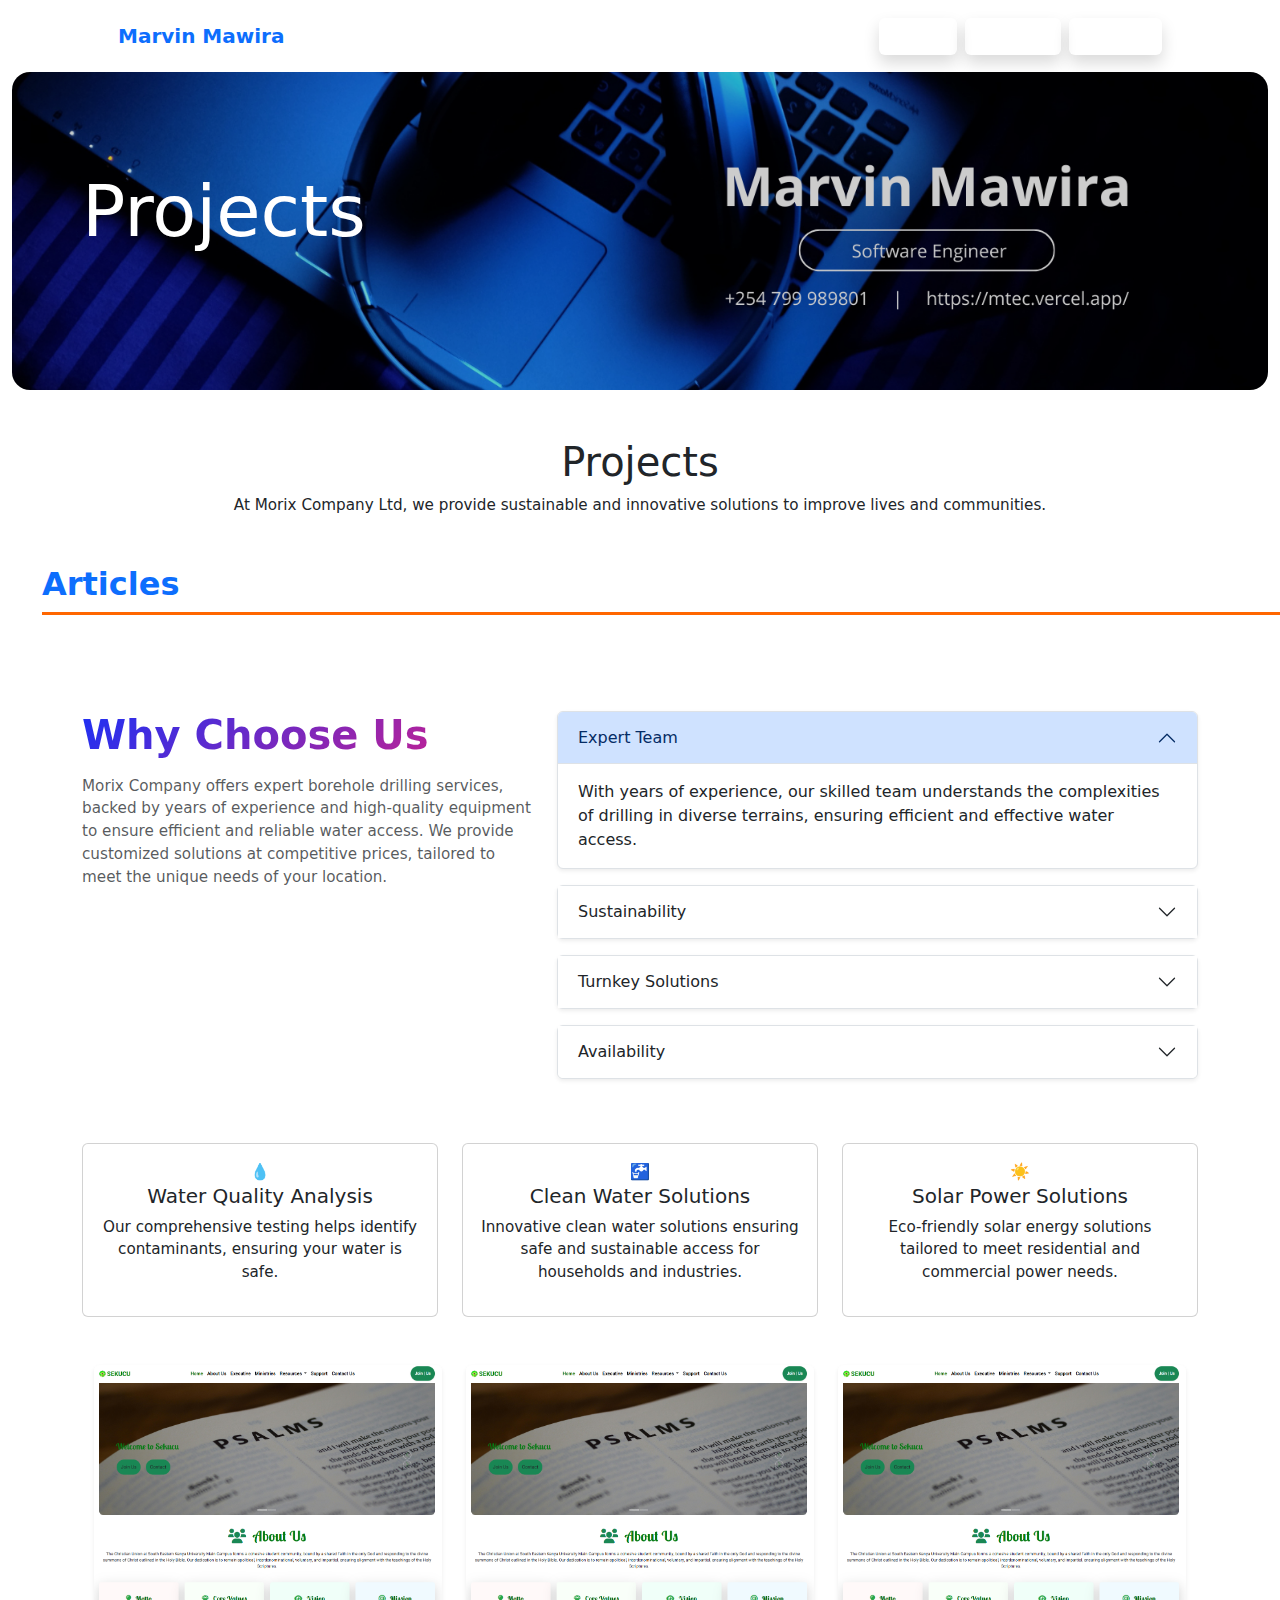
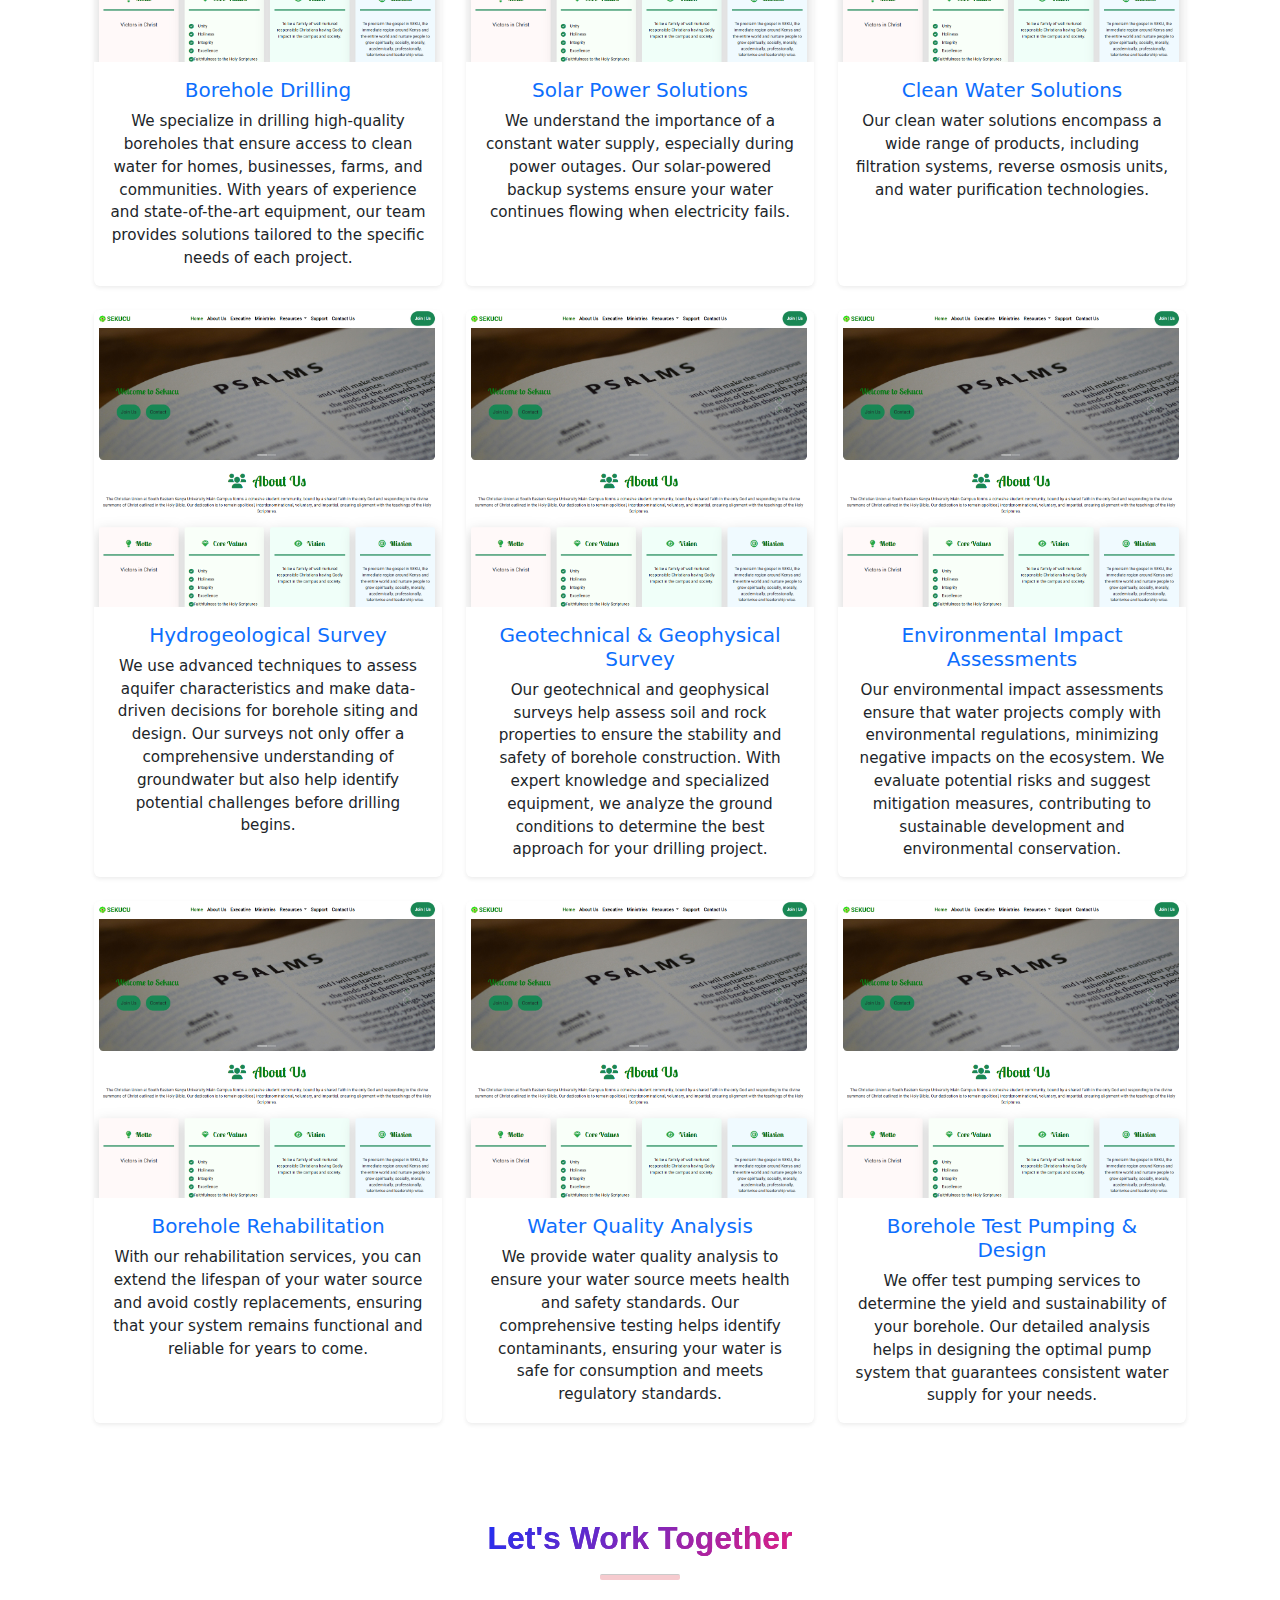
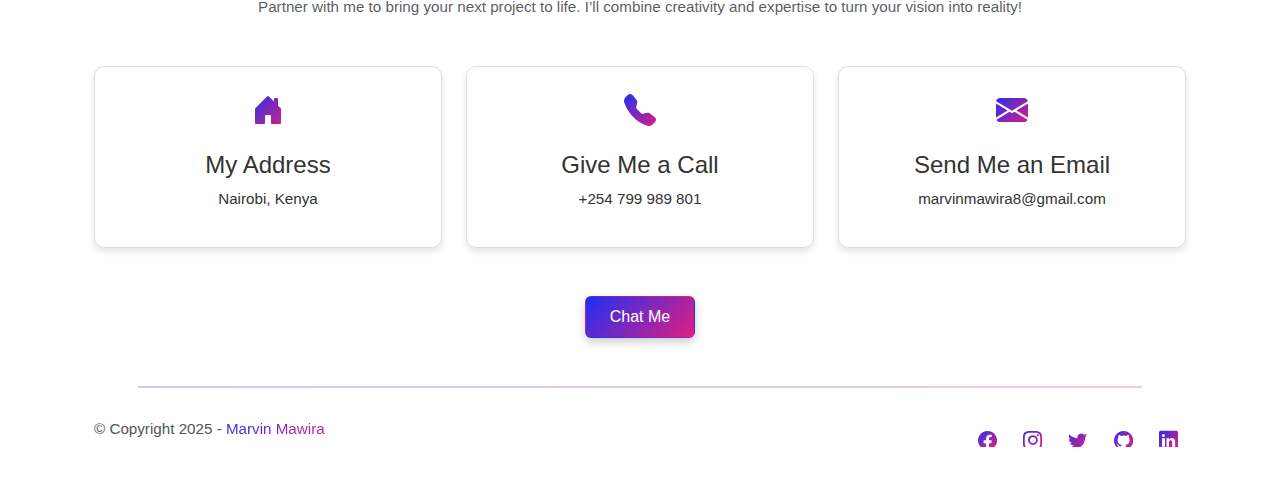
<file: services.html>
<!DOCTYPE html>
<html lang="en">
    <head>
        <meta charset="utf-8" />
        <meta name="viewport" content="width=device-width, initial-scale=1, shrink-to-fit=no" />
        <meta name="description" content="" />
        <meta name="author" content="" />
        <title>MTec</title>
        <!-- Favicon-->
        <link rel="icon" type="image/x-icon" href="assets/logo1.jpg" />
        <!-- Custom Google font-->
        <link rel="preconnect" href="https://fonts.googleapis.com" />
        <link rel="preconnect" href="https://fonts.gstatic.com" crossorigin />
        <link href="https://fonts.googleapis.com/css2?family=Plus+Jakarta+Sans:wght@100;200;300;400;500;600;700;800;900&amp;display=swap" rel="stylesheet" />
        <!-- Bootstrap icons-->
        <link href="https://cdn.jsdelivr.net/npm/bootstrap-icons@1.8.1/font/bootstrap-icons.css" rel="stylesheet" />
        <!-- Core theme CSS (includes Bootstrap)-->
        <link href="css/styles.css" rel="stylesheet" />

        <link href="https://cdn.jsdelivr.net/npm/bootstrap@5.3.0-alpha1/dist/css/bootstrap.min.css" rel="stylesheet">
        <script src="https://cdn.jsdelivr.net/npm/bootstrap@5.3.0-alpha1/dist/js/bootstrap.bundle.min.js"></script>
    </head>
    <body class="d-flex flex-column h-100">
        <main class="flex-shrink-0">
            <!-- Navigation-->
            <nav class="navbar navbar-expand-lg navbar-light bg-white py-3">
                <div class="container px-5">
                    <a class="navbar-brand" href="index.html"><span class="fw-bolder text-primary">Marvin Mawira</span></a>
                    <button class="navbar-toggler" type="button" data-bs-toggle="collapse" data-bs-target="#navbarSupportedContent" aria-controls="navbarSupportedContent" aria-expanded="false" aria-label="Toggle navigation"><span class="navbar-toggler-icon"></span></button>
                    <div class="collapse navbar-collapse" id="navbarSupportedContent">
                        <ul class="navbar-nav ms-auto mb-2 mb-lg-0 small fw-bolder">
                            <li class="nav-item me-2"><a class="nav-link btn btn-gradient px-3 p-2 text-white font-bold shadow" href="index.html">Home</a></li>
                            <li class="nav-item me-2"><a class="nav-link btn btn-gradient px-3 p-2 text-white font-bold shadow" href="projects.html">Projects</a></li>
                            <li class="nav-item"><a class="nav-link btn btn-gradient px-3 p-2 text-white font-bold shadow" href="contact.html">Contact</a></li>
                        </ul>
                    </div>
                    
                </div>
            </nav>

            <style>
                .page-header {
                  background: linear-gradient(rgba(0, 0, 0, 0.2), rgba(0, 0, 0, 0.2)),
                  url("assets/linkedin1.png") center center no-repeat;
                  background-size: cover;
                  border-radius: 18px;
                }
              </style>
              
            
              
            <div class="container-xxl">
                <!-- Page Header End -->
                <div class="py-5 page-header position-relative mb-5">
                  <div class="container py-5">
                    <h1 class="display-2 text-white animated slideInDown mb-4 text-left" id='green-text'>Projects</h1>
                    <nav aria-label="breadcrumb animated slideInDown">
                      <ol class="breadcrumb">
                        <!-- <li class="breadcrumb-item" id='green-text'><a href="index.html">Home</a></li> -->
                        <!-- <li class="breadcrumb-item" id='green-text'><a href="contact.html">Contact Us</a></li> -->
                        <!-- <li class="breadcrumb-item text-white active" aria-current="page">Projects</li> -->
                      </ol>
                    </nav>
                  </div>
                </div>
                <!-- Page Header End -->

            <div class="text-center">
                <h1>Projects</h1>
                <p>At Morix Company Ltd, we provide sustainable and innovative solutions to improve lives and communities.</p>
            </div>

                <!-- Blog Articles Section -->
    <div class="text-center my-5">
        <!-- Articles Title with Line Below -->
        <h3 class="fw-bold text-primary" style="font-size: 2rem; text-align: left; margin-left: 30px;">Articles</h3>
      
        <!-- Line Below the Title (moves from left to right) -->
        <div style="width: 100%; height: 3px; background-color: #ff6600; margin-left: 30px; margin-top: 5px;"></div>
      </div>
            
            <!-- Why Choose Us Section -->
            <section class="why-choose-us section py-5" id="why-choose-us">
                <div class="container">
                  <div class="row">
                    <!-- Section Introduction -->
                    <div class="col-lg-5 mb-4" data-aos="fade-up">
                      <h2 class="section-title mb-3 text-primary fw-bold">Why Choose Us</h2>
                      <p class="section-description text-muted">
                        Morix Company offers expert borehole drilling services, backed by years of experience and high-quality equipment to ensure efficient and reliable water access. 
                        We provide customized solutions at competitive prices, tailored to meet the unique needs of your location.
                      </p>
                    </div>
              
                    <!-- Accordion Items -->
                    <div class="col-lg-7" data-aos="fade-up" data-aos-delay="300">
                      <div class="accordion" id="accordionWhyChooseUs">
                        <!-- Item 1 -->
                        <div class="accordion-item border rounded mb-3 shadow-sm">
                          <h2 class="accordion-header" id="headingOne">
                            <button class="accordion-button position-relative" type="button" data-bs-toggle="collapse" data-bs-target="#collapseOne" aria-expanded="true" aria-controls="collapseOne">
                              Expert Team
                              <span class="accordion-icon position-absolute end-0 pe-4"><i class="fas fa-plus"></i></span>
                            </button>
                          </h2>
                          <div id="collapseOne" class="accordion-collapse collapse show" aria-labelledby="headingOne" data-bs-parent="#accordionWhyChooseUs">
                            <div class="accordion-body">
                              With years of experience, our skilled team understands the complexities of drilling in diverse terrains, ensuring efficient and effective water access.
                            </div>
                          </div>
                        </div>
              
                        <!-- Item 2 -->
                        <div class="accordion-item border rounded mb-3 shadow-sm">
                          <h2 class="accordion-header" id="headingTwo">
                            <button class="accordion-button collapsed position-relative" type="button" data-bs-toggle="collapse" data-bs-target="#collapseTwo" aria-expanded="false" aria-controls="collapseTwo">
                              Sustainability
                              <span class="accordion-icon position-absolute end-0 pe-4"><i class="fas fa-plus"></i></span>
                            </button>
                          </h2>
                          <div id="collapseTwo" class="accordion-collapse collapse" aria-labelledby="headingTwo" data-bs-parent="#accordionWhyChooseUs">
                            <div class="accordion-body">
                              Our boreholes are built with long-term water security in mind, using sustainable practices to minimize environmental impact.
                            </div>
                          </div>
                        </div>
              
                        <!-- Item 3 -->
                        <div class="accordion-item border rounded mb-3 shadow-sm">
                          <h2 class="accordion-header" id="headingThree">
                            <button class="accordion-button collapsed position-relative" type="button" data-bs-toggle="collapse" data-bs-target="#collapseThree" aria-expanded="false" aria-controls="collapseThree">
                              Turnkey Solutions
                              <span class="accordion-icon position-absolute end-0 pe-4"><i class="fas fa-plus"></i></span>
                            </button>
                          </h2>
                          <div id="collapseThree" class="accordion-collapse collapse" aria-labelledby="headingThree" data-bs-parent="#accordionWhyChooseUs">
                            <div class="accordion-body">
                              We handle everything from site analysis to drilling, pump installation, and ongoing maintenance.
                            </div>
                          </div>
                        </div>
              
                        <!-- Item 4 -->
                        <div class="accordion-item border rounded mb-3 shadow-sm">
                          <h2 class="accordion-header" id="headingFour">
                            <button class="accordion-button collapsed position-relative" type="button" data-bs-toggle="collapse" data-bs-target="#collapseFour" aria-expanded="false" aria-controls="collapseFour">
                              Availability
                              <span class="accordion-icon position-absolute end-0 pe-4"><i class="fas fa-plus"></i></span>
                            </button>
                          </h2>
                          <div id="collapseFour" class="accordion-collapse collapse" aria-labelledby="headingFour" data-bs-parent="#accordionWhyChooseUs">
                            <div class="accordion-body">
                              We are always ready to serve. We provide comprehensive aftercare services, including pump installation, water testing, and maintenance to ensure your borehole continues functioning effectively.
                            </div>
                          </div>
                        </div>
                      </div>
                    </div>
                  </div>
                </div>
              </section>
              
            
            <div class="container mb-4">
                <div class="row row-cols-1 row-cols-md-3 g-4">
                    <!-- Borehole Drilling -->
                    <div class="col">
                        <div class="card service-card">
                            <div class="card-body text-center">
                                <div class="service-icon">💧</div>
                                <h5 class="service-title">Water Quality Analysis</h5>
                                <p class="service-description">
                                  Our comprehensive testing helps identify contaminants, ensuring your water is safe.</p>
                            </div>
                        </div>
                    </div>
            
                    <!-- Clean Water -->
                    <div class="col">
                        <div class="card service-card">
                            <div class="card-body text-center">
                                <div class="service-icon">🚰</div>
                                <h5 class="service-title">Clean Water Solutions</h5>
                                <p class="service-description">Innovative clean water solutions ensuring safe and sustainable access for households and industries.</p>
                            </div>
                        </div>
                    </div>
            
                    <!-- Solar Power Solutions -->
                    <div class="col">
                        <div class="card service-card">
                            <div class="card-body text-center">
                                <div class="service-icon">☀️</div>
                                <h5 class="service-title">Solar Power Solutions</h5>
                                <p class="service-description">Eco-friendly solar energy solutions tailored to meet residential and commercial power needs.</p>
                            </div>
                        </div>
                    </div>
                </div>
             
                <div class="container my-5 custom-cards-section">
                  <div class="row row-cols-1 row-cols-md-3 g-4">
                      <!-- Card 1 -->
                      <div class="col">
                          <div class="card h-100 border-0 shadow-sm">
                              <img src="assets/0000.png" class="card-img-top" alt="Borehole Drilling">
                              <div class="card-body text-center">
                                  <h5 class="card-title text-primary">Borehole Drilling</h5>
                                  <p class="card-text">
                                      We specialize in drilling high-quality boreholes that ensure access to clean water for homes, businesses, farms, and communities. With years of experience and state-of-the-art equipment, our team provides solutions tailored to the specific needs of each project.
                                  </p>
                              </div>
                          </div>
                      </div>
                      <!-- Card 2 -->
                      <div class="col">
                          <div class="card h-100 border-0 shadow-sm">
                              <img src="assets/0000.png" class="card-img-top" alt="Solar Power Solutions">
                              <div class="card-body text-center">
                                  <h5 class="card-title text-primary">Solar Power Solutions</h5>
                                  <p class="card-text">
                                      We understand the importance of a constant water supply, especially during power outages. Our solar-powered backup systems ensure your water continues flowing when electricity fails.
                                  </p>
                              </div>
                          </div>
                      </div>
                      <!-- Card 3 -->
                      <div class="col">
                          <div class="card h-100 border-0 shadow-sm">
                              <img src="assets/0000.png" class="card-img-top" alt="Clean Water Solutions">
                              <div class="card-body text-center">
                                  <h5 class="card-title text-primary">Clean Water Solutions</h5>
                                  <p class="card-text">
                                      Our clean water solutions encompass a wide range of products, including filtration systems, reverse osmosis units, and water purification technologies.
                                  </p>
                              </div>
                          </div>
                      </div>
                      <!-- Card 4 -->
                      <div class="col">
                          <div class="card h-100 border-0 shadow-sm">
                              <img src="assets/0000.png" class="card-img-top" alt="Hydrogeological Survey">
                              <div class="card-body text-center">
                                  <h5 class="card-title text-primary">Hydrogeological Survey</h5>
                                  <p class="card-text">
                                      We use advanced techniques to assess aquifer characteristics and make data-driven decisions for borehole siting and design. Our surveys not only offer a comprehensive understanding of groundwater but also help identify potential challenges before drilling begins.
                                  </p>
                              </div>
                          </div>
                      </div>
                      <!-- Card 5 -->
                      <div class="col">
                          <div class="card h-100 border-0 shadow-sm">
                              <img src="assets/0000.png" class="card-img-top" alt="Geotechnical & Geophysical Survey">
                              <div class="card-body text-center">
                                  <h5 class="card-title text-primary">Geotechnical & Geophysical Survey</h5>
                                  <p class="card-text">
                                      Our geotechnical and geophysical surveys help assess soil and rock properties to ensure the stability and safety of borehole construction. With expert knowledge and specialized equipment, we analyze the ground conditions to determine the best approach for your drilling project.
                                  </p>
                              </div>
                          </div>
                      </div>
                      <!-- Card 6 -->
                      <div class="col">
                          <div class="card h-100 border-0 shadow-sm">
                              <img src="assets/0000.png" class="card-img-top" alt="Environmental Impact Assessments">
                              <div class="card-body text-center">
                                  <h5 class="card-title text-primary">Environmental Impact Assessments</h5>
                                  <p class="card-text">
                                      Our environmental impact assessments ensure that water projects comply with environmental regulations, minimizing negative impacts on the ecosystem. We evaluate potential risks and suggest mitigation measures, contributing to sustainable development and environmental conservation.
                                  </p>
                              </div>
                          </div>
                      </div>
                      <!-- Card 7 -->
                      <div class="col">
                          <div class="card h-100 border-0 shadow-sm">
                              <img src="assets/0000.png" class="card-img-top" alt="Borehole Rehabilitation">
                              <div class="card-body text-center">
                                  <h5 class="card-title text-primary">Borehole Rehabilitation</h5>
                                  <p class="card-text">
                                      With our rehabilitation services, you can extend the lifespan of your water source and avoid costly replacements, ensuring that your system remains functional and reliable for years to come.
                                  </p>
                              </div>
                          </div>
                      </div>
                      <!-- Card 8 -->
                      <div class="col">
                          <div class="card h-100 border-0 shadow-sm">
                              <img src="assets/0000.png" class="card-img-top" alt="Water Quality Analysis">
                              <div class="card-body text-center">
                                  <h5 class="card-title text-primary">Water Quality Analysis</h5>
                                  <p class="card-text">
                                      We provide water quality analysis to ensure your water source meets health and safety standards. Our comprehensive testing helps identify contaminants, ensuring your water is safe for consumption and meets regulatory standards.
                                  </p>
                              </div>
                          </div>
                      </div>
                      <!-- Card 9 -->
                      <div class="col">
                          <div class="card h-100 border-0 shadow-sm">
                              <img src="assets/0000.png" class="card-img-top" alt="Borehole Test Pumping & Design">
                              <div class="card-body text-center">
                                  <h5 class="card-title text-primary">Borehole Test Pumping & Design</h5>
                                  <p class="card-text">
                                      We offer test pumping services to determine the yield and sustainability of your borehole. Our detailed analysis helps in designing the optimal pump system that guarantees consistent water supply for your needs.
                                  </p>
                              </div>
                          </div>
                      </div>
                  </div>
              </div>
              


<!-- Contact Section --> 
<section class="contact-section py-5">
    <div class="container">
        <div class="text-center mb-5">
            <h2 class="fw-bolder mb-3"><span class="text-gradient d-inline">Let's Work Together</span></h2>
            <hr class="mx-auto section-divider">
            <p class="text-muted">Partner with me to bring your next project to life. I’ll combine creativity and expertise to turn your vision into reality!</p>
        </div>
        <div class="row justify-content-center">
            <!-- Address -->
            <div class="col-md-4 text-center">
                <div class="contact-box">
                    <i class="bi bi-house-door-fill fs-2 gradient-icon"></i>
                    <h4 class="mt-3">My Address</h4>
                    <p>Nairobi, Kenya</p>
                </div>
            </div>
            <!-- Phone -->
            <div class="col-md-4 text-center">
                <div class="contact-box">
                    <i class="bi bi-telephone-fill fs-2 gradient-icon"></i>
                    <h4 class="mt-3">Give Me a Call</h4>
                    <p>+254 799 989 801</p>
                </div>
            </div>
            <!-- Email -->
            <div class="col-md-4 text-center">
                <div class="contact-box">
                    <i class="bi bi-envelope-fill fs-2 gradient-icon"></i>
                    <h4 class="mt-3">Send Me an Email</h4>
                    <p>marvinmawira8@gmail.com</p>
                </div>
            </div>
        </div>
        <div class="text-center mt-5">
            <button class="btn btn-gradient px-4 py-2 text-white font-bold" onclick="toggleChat(event)">Chat Me</button>
            <div id="chat-options" class="d-flex justify-content-center mt-2 d-none">
                <a href="mailto:marvinmawira8@gmail.com" id="chat-email" class="btn btn-danger mx-1 d-none">
                    <i class="bi bi-envelope-fill"></i>
                </a>
                <a href="tel:+254799989801" id="chat-call" class="btn btn-info mx-1 d-none">
                    <i class="bi bi-telephone-fill"></i>
                </a>
                <a href="https://wa.me/254799989801" id="chat-whatsapp" class="btn btn-success mx-1 d-none">
                    <i class="bi bi-whatsapp"></i>
                </a>
            </div>
        </div>
    </div>
</section>


<!-- Footer Divider -->
<hr class="footer-divider">

<!-- Footer Section -->
<footer class="footer-section">
    <div class="container d-flex flex-column flex-md-row justify-content-between align-items-center text-center text-md-start">
        <div class="footer-text mb-3 mb-md-0">
            <p class="footer-note">
                &copy; Copyright 2025 - <span class="gradient-text">Marvin Mawira</span>
            </p>
        </div>
        <div class="social-icons d-flex justify-content-center">
            <a href="https://www.facebook.com/mavo.born.7" class="icon-link mx-2"><i class="bi bi-facebook"></i></a>
            <a href="https://www.instagram.com/marvinmawira8/" class="icon-link mx-2"><i class="bi bi-instagram"></i></a>
            <a href="https://x.com/MTec_works" class="icon-link mx-2"><i class="bi bi-twitter"></i></a>
            <a href="https://github.com/Marvin-Mawira" class="icon-link mx-2"><i class="bi bi-github"></i></a>
            <a href="https://www.linkedin.com/in/marvin-mawira-2b6b99294/" class="icon-link mx-2"><i class="bi bi-linkedin"></i></a>
        </div>
    </div>
  <!-- Back to Top Button -->
<div id="back-to-top" class="position-fixed d-none">
    <a href="#" class="btn btn-gradient px-3 py-1 text-white font-bold shadow" onclick="scrollToTop(event)">
        <i class="bi bi-arrow-up"></i>
    </a>
</div>

</footer>

<style>
@keyframes slide-animation {
  0% { transform: translateX(0%); }
  100% { transform: translateX(-100%); }
}
</style>


        </main>
        <!-- Bootstrap core JS-->
        <script src="https://cdn.jsdelivr.net/npm/bootstrap@5.2.3/dist/js/bootstrap.bundle.min.js"></script>
        <!-- Core theme JS-->
        <script src="js/scripts.js"></script>
    </body>
</html>
</file>
<file: css/styles.css>
@charset "UTF-8";


:root {
  --bs-blue: #1e30f3;
  --bs-indigo: #6610f2;
  --bs-purple: #6f42c1;
  --bs-pink: #e21e80;
  --bs-red: #dc3545;
  --bs-orange: #fd7e14;
  --bs-yellow: #ffc107;
  --bs-green: #198754;
  --bs-teal: #20c997;
  --bs-cyan: #0dcaf0;
  --bs-black: #000;
  --bs-white: #fff;
  --bs-gray: #6c757d;
  --bs-gray-dark: #343a40;
  --bs-gray-100: #f8f9fa;
  --bs-gray-200: #e9ecef;
  --bs-gray-300: #dee2e6;
  --bs-gray-400: #ced4da;
  --bs-gray-500: #adb5bd;
  --bs-gray-600: #6c757d;
  --bs-gray-700: #495057;
  --bs-gray-800: #343a40;
  --bs-gray-900: #212529;
  --bs-primary: #1e30f3;
  --bs-secondary: #e21e80;
  --bs-success: #198754;
  --bs-info: #0dcaf0;
  --bs-warning: #ffc107;
  --bs-danger: #dc3545;
  --bs-light: #f8f9fa;
  --bs-dark: #212529;
  --bs-primary-rgb: 30, 48, 243;
  --bs-secondary-rgb: 226, 30, 128;
  --bs-success-rgb: 25, 135, 84;
  --bs-info-rgb: 13, 202, 240;
  --bs-warning-rgb: 255, 193, 7;
  --bs-danger-rgb: 220, 53, 69;
  --bs-light-rgb: 248, 249, 250;
  --bs-dark-rgb: 33, 37, 41;
  --bs-white-rgb: 255, 255, 255;
  --bs-black-rgb: 0, 0, 0;
  --bs-body-color-rgb: 33, 37, 41;
  --bs-body-bg-rgb: 255, 255, 255;
  --bs-font-sans-serif: "Plus Jakarta Sans";
  --bs-font-monospace: SFMono-Regular, Menlo, Monaco, Consolas, "Liberation Mono", "Courier New", monospace;
  --bs-gradient: linear-gradient(180deg, rgba(255, 255, 255, 0.15), rgba(255, 255, 255, 0));
  --bs-body-font-family: var(--bs-font-sans-serif);
  --bs-body-font-size: 1rem;
  --bs-body-font-weight: 400;
  --bs-body-line-height: 1.5;
  --bs-body-color: #212529;
  --bs-body-bg: #fff;
  --bs-border-width: 1px;
  --bs-border-style: solid;
  --bs-border-color: #dee2e6;
  --bs-border-color-translucent: rgba(0, 0, 0, 0.175);
  --bs-border-radius: 0.375rem;
  --bs-border-radius-sm: 0.25rem;
  --bs-border-radius-lg: 0.5rem;
  --bs-border-radius-xl: 1rem;
  --bs-border-radius-2xl: 2rem;
  --bs-border-radius-pill: 50rem;
  --bs-link-color: #1e30f3;
  --bs-link-hover-color: #1826c2;
  --bs-code-color: #e21e80;
  --bs-highlight-bg: #fff3cd;
}

*,
*::before,
*::after {
  box-sizing: border-box;
}

@media (prefers-reduced-motion: no-preference) {
  :root {
    scroll-behavior: smooth;
  }
}

body {
  margin: 0;
  font-family: var(--bs-body-font-family);
  font-size: var(--bs-body-font-size);
  font-weight: var(--bs-body-font-weight);
  line-height: var(--bs-body-line-height);
  color: var(--bs-body-color);
  text-align: var(--bs-body-text-align);
  background-color: var(--bs-body-bg);
  -webkit-text-size-adjust: 100%;
  -webkit-tap-highlight-color: rgba(0, 0, 0, 0);
}

hr {
  margin: 1rem 0;
  color: inherit;
  border: 0;
  border-top: 1px solid;
  opacity: 0.25;
}

h6, .h6, h5, .h5, h4, .h4, h3, .h3, h2, .h2, h1, .h1 {
  margin-top: 0;
  margin-bottom: 0.5rem;
  font-weight: 500;
  line-height: 1.2;
}

h1, .h1 {
  font-size: calc(1.375rem + 1.5vw);
}
@media (min-width: 1200px) {
  h1, .h1 {
    font-size: 2.5rem;
  }
}

h2, .h2 {
  font-size: calc(1.325rem + 0.9vw);
}
@media (min-width: 1200px) {
  h2, .h2 {
    font-size: 2rem;
  }
}

h3, .h3 {
  font-size: calc(1.3rem + 0.6vw);
}
@media (min-width: 1200px) {
  h3, .h3 {
    font-size: 1.75rem;
  }
}

h4, .h4 {
  font-size: calc(1.275rem + 0.3vw);
}
@media (min-width: 1200px) {
  h4, .h4 {
    font-size: 1.5rem;
  }
}

h5, .h5 {
  font-size: 1.25rem;
}

h6, .h6 {
  font-size: 1rem;
}

p {
  margin-top: 0;
  margin-bottom: 1rem;
}

abbr[title] {
  -webkit-text-decoration: underline dotted;
          text-decoration: underline dotted;
  cursor: help;
  -webkit-text-decoration-skip-ink: none;
          text-decoration-skip-ink: none;
}

address {
  margin-bottom: 1rem;
  font-style: normal;
  line-height: inherit;
}

ol,
ul {
  padding-left: 2rem;
}

ol,
ul,
dl {
  margin-top: 0;
  margin-bottom: 1rem;
}

ol ol,
ul ul,
ol ul,
ul ol {
  margin-bottom: 0;
}

dt {
  font-weight: 700;
}

dd {
  margin-bottom: 0.5rem;
  margin-left: 0;
}

blockquote {
  margin: 0 0 1rem;
}

b,
strong {
  font-weight: bolder;
}

small, .small {
  font-size: 0.875em;
}

mark, .mark {
  padding: 0.1875em;
  background-color: var(--bs-highlight-bg);
}

sub,
sup {
  position: relative;
  font-size: 0.75em;
  line-height: 0;
  vertical-align: baseline;
}

sub {
  bottom: -0.25em;
}

sup {
  top: -0.5em;
}

a {
  color: var(--bs-link-color);
  text-decoration: underline;
}
a:hover {
  color: var(--bs-link-hover-color);
}

a:not([href]):not([class]), a:not([href]):not([class]):hover {
  color: inherit;
  text-decoration: none;
}

pre,
code,
kbd,
samp {
  font-family: var(--bs-font-monospace);
  font-size: 1em;
}

pre {
  display: block;
  margin-top: 0;
  margin-bottom: 1rem;
  overflow: auto;
  font-size: 0.875em;
}
pre code {
  font-size: inherit;
  color: inherit;
  word-break: normal;
}

code {
  font-size: 0.875em;
  color: var(--bs-code-color);
  word-wrap: break-word;
}
a > code {
  color: inherit;
}

kbd {
  padding: 0.1875rem 0.375rem;
  font-size: 0.875em;
  color: var(--bs-body-bg);
  background-color: var(--bs-body-color);
  border-radius: 0.25rem;
}
kbd kbd {
  padding: 0;
  font-size: 1em;
}

figure {
  margin: 0 0 1rem;
}

img,
svg {
  vertical-align: middle;
}

table {
  caption-side: bottom;
  border-collapse: collapse;
}

caption {
  padding-top: 0.5rem;
  padding-bottom: 0.5rem;
  color: #6c757d;
  text-align: left;
}

th {
  text-align: inherit;
  text-align: -webkit-match-parent;
}

thead,
tbody,
tfoot,
tr,
td,
th {
  border-color: inherit;
  border-style: solid;
  border-width: 0;
}

label {
  display: inline-block;
}

button {
  border-radius: 0;
}

button:focus:not(:focus-visible) {
  outline: 0;
}

input,
button,
select,
optgroup,
textarea {
  margin: 0;
  font-family: inherit;
  font-size: inherit;
  line-height: inherit;
}

button,
select {
  text-transform: none;
}

[role=button] {
  cursor: pointer;
}

select {
  word-wrap: normal;
}
select:disabled {
  opacity: 1;
}

[list]:not([type=date]):not([type=datetime-local]):not([type=month]):not([type=week]):not([type=time])::-webkit-calendar-picker-indicator {
  display: none !important;
}

button,
[type=button],
[type=reset],
[type=submit] {
  -webkit-appearance: button;
}
button:not(:disabled),
[type=button]:not(:disabled),
[type=reset]:not(:disabled),
[type=submit]:not(:disabled) {
  cursor: pointer;
}

::-moz-focus-inner {
  padding: 0;
  border-style: none;
}

textarea {
  resize: vertical;
}

fieldset {
  min-width: 0;
  padding: 0;
  margin: 0;
  border: 0;
}

legend {
  float: left;
  width: 100%;
  padding: 0;
  margin-bottom: 0.5rem;
  font-size: calc(1.275rem + 0.3vw);
  line-height: inherit;
}
@media (min-width: 1200px) {
  legend {
    font-size: 1.5rem;
  }
}
legend + * {
  clear: left;
}

::-webkit-datetime-edit-fields-wrapper,
::-webkit-datetime-edit-text,
::-webkit-datetime-edit-minute,
::-webkit-datetime-edit-hour-field,
::-webkit-datetime-edit-day-field,
::-webkit-datetime-edit-month-field,
::-webkit-datetime-edit-year-field {
  padding: 0;
}

::-webkit-inner-spin-button {
  height: auto;
}

[type=search] {
  outline-offset: -2px;
  -webkit-appearance: textfield;
}

/* rtl:raw:
[type="tel"],
[type="url"],
[type="email"],
[type="number"] {
  direction: ltr;
}
*/
::-webkit-search-decoration {
  -webkit-appearance: none;
}

::-webkit-color-swatch-wrapper {
  padding: 0;
}

::file-selector-button {
  font: inherit;
  -webkit-appearance: button;
}

output {
  display: inline-block;
}

iframe {
  border: 0;
}

summary {
  display: list-item;
  cursor: pointer;
}

progress {
  vertical-align: baseline;
}

[hidden] {
  display: none !important;
}

.lead {
  font-size: 1.25rem;
  font-weight: 300;
}

.display-1 {
  font-size: calc(1.625rem + 4.5vw);
  font-weight: 300;
  line-height: 1.2;
}
@media (min-width: 1200px) {
  .display-1 {
    font-size: 5rem;
  }
}

.display-2 {
  font-size: calc(1.575rem + 3.9vw);
  font-weight: 300;
  line-height: 1.2;
}
@media (min-width: 1200px) {
  .display-2 {
    font-size: 4.5rem;
  }
}

.display-3 {
  font-size: calc(1.525rem + 3.3vw);
  font-weight: 300;
  line-height: 1.2;
}
@media (min-width: 1200px) {
  .display-3 {
    font-size: 4rem;
  }
}

.display-4 {
  font-size: calc(1.475rem + 2.7vw);
  font-weight: 300;
  line-height: 1.2;
}
@media (min-width: 1200px) {
  .display-4 {
    font-size: 3.5rem;
  }
}

.display-5 {
  font-size: calc(1.425rem + 2.1vw);
  font-weight: 300;
  line-height: 1.2;
}
@media (min-width: 1200px) {
  .display-5 {
    font-size: 3rem;
  }
}

.display-6 {
  font-size: calc(1.375rem + 1.5vw);
  font-weight: 300;
  line-height: 1.2;
}
@media (min-width: 1200px) {
  .display-6 {
    font-size: 2.5rem;
  }
}

.list-unstyled {
  padding-left: 0;
  list-style: none;
}

.list-inline {
  padding-left: 0;
  list-style: none;
}

.list-inline-item {
  display: inline-block;
}
.list-inline-item:not(:last-child) {
  margin-right: 0.5rem;
}

.initialism {
  font-size: 0.875em;
  text-transform: uppercase;
}

.blockquote {
  margin-bottom: 1rem;
  font-size: 1.25rem;
}
.blockquote > :last-child {
  margin-bottom: 0;
}

.blockquote-footer {
  margin-top: -1rem;
  margin-bottom: 1rem;
  font-size: 0.875em;
  color: #6c757d;
}
.blockquote-footer::before {
  content: "— ";
}

.img-fluid {
  max-width: 100%;
  height: auto;
}

.img-thumbnail {
  padding: 0.25rem;
  background-color: #fff;
  border: 1px solid var(--bs-border-color);
  border-radius: 0.375rem;
  max-width: 100%;
  height: auto;
}

.figure {
  display: inline-block;
}

.figure-img {
  margin-bottom: 0.5rem;
  line-height: 1;
}

.figure-caption {
  font-size: 0.875em;
  color: #6c757d;
}

.container,
.container-fluid,
.container-xxl,
.container-xl,
.container-lg,
.container-md,
.container-sm {
  --bs-gutter-x: 1.5rem;
  --bs-gutter-y: 0;
  width: 100%;
  padding-right: calc(var(--bs-gutter-x) * 0.5);
  padding-left: calc(var(--bs-gutter-x) * 0.5);
  margin-right: auto;
  margin-left: auto;
}

@media (min-width: 576px) {
  .container-sm, .container {
    max-width: 540px;
  }
}
@media (min-width: 768px) {
  .container-md, .container-sm, .container {
    max-width: 720px;
  }
}
@media (min-width: 992px) {
  .container-lg, .container-md, .container-sm, .container {
    max-width: 960px;
  }
}
@media (min-width: 1200px) {
  .container-xl, .container-lg, .container-md, .container-sm, .container {
    max-width: 1140px;
  }
}
@media (min-width: 1400px) {
  .container-xxl, .container-xl, .container-lg, .container-md, .container-sm, .container {
    max-width: 1320px;
  }
}
.row {
  --bs-gutter-x: 1.5rem;
  --bs-gutter-y: 0;
  display: flex;
  flex-wrap: wrap;
  margin-top: calc(-1 * var(--bs-gutter-y));
  margin-right: calc(-0.5 * var(--bs-gutter-x));
  margin-left: calc(-0.5 * var(--bs-gutter-x));
}
.row > * {
  flex-shrink: 0;
  width: 100%;
  max-width: 100%;
  padding-right: calc(var(--bs-gutter-x) * 0.5);
  padding-left: calc(var(--bs-gutter-x) * 0.5);
  margin-top: var(--bs-gutter-y);
}

.col {
  flex: 1 0 0%;
}

.row-cols-auto > * {
  flex: 0 0 auto;
  width: auto;
}

.row-cols-1 > * {
  flex: 0 0 auto;
  width: 100%;
}

.row-cols-2 > * {
  flex: 0 0 auto;
  width: 50%;
}

.row-cols-3 > * {
  flex: 0 0 auto;
  width: 33.3333333333%;
}

.row-cols-4 > * {
  flex: 0 0 auto;
  width: 25%;
}

.row-cols-5 > * {
  flex: 0 0 auto;
  width: 20%;
}

.row-cols-6 > * {
  flex: 0 0 auto;
  width: 16.6666666667%;
}

.col-auto {
  flex: 0 0 auto;
  width: auto;
}

.col-1 {
  flex: 0 0 auto;
  width: 8.33333333%;
}

.col-2 {
  flex: 0 0 auto;
  width: 16.66666667%;
}

.col-3 {
  flex: 0 0 auto;
  width: 25%;
}

.col-4 {
  flex: 0 0 auto;
  width: 33.33333333%;
}

.col-5 {
  flex: 0 0 auto;
  width: 41.66666667%;
}

.col-6 {
  flex: 0 0 auto;
  width: 50%;
}

.col-7 {
  flex: 0 0 auto;
  width: 58.33333333%;
}

.col-8 {
  flex: 0 0 auto;
  width: 66.66666667%;
}

.col-9 {
  flex: 0 0 auto;
  width: 75%;
}

.col-10 {
  flex: 0 0 auto;
  width: 83.33333333%;
}

.col-11 {
  flex: 0 0 auto;
  width: 91.66666667%;
}

.col-12 {
  flex: 0 0 auto;
  width: 100%;
}

.offset-1 {
  margin-left: 8.33333333%;
}

.offset-2 {
  margin-left: 16.66666667%;
}

.offset-3 {
  margin-left: 25%;
}

.offset-4 {
  margin-left: 33.33333333%;
}

.offset-5 {
  margin-left: 41.66666667%;
}

.offset-6 {
  margin-left: 50%;
}

.offset-7 {
  margin-left: 58.33333333%;
}

.offset-8 {
  margin-left: 66.66666667%;
}

.offset-9 {
  margin-left: 75%;
}

.offset-10 {
  margin-left: 83.33333333%;
}

.offset-11 {
  margin-left: 91.66666667%;
}

.g-0,
.gx-0 {
  --bs-gutter-x: 0;
}

.g-0,
.gy-0 {
  --bs-gutter-y: 0;
}

.g-1,
.gx-1 {
  --bs-gutter-x: 0.25rem;
}

.g-1,
.gy-1 {
  --bs-gutter-y: 0.25rem;
}

.g-2,
.gx-2 {
  --bs-gutter-x: 0.5rem;
}

.g-2,
.gy-2 {
  --bs-gutter-y: 0.5rem;
}

.g-3,
.gx-3 {
  --bs-gutter-x: 1rem;
}

.g-3,
.gy-3 {
  --bs-gutter-y: 1rem;
}

.g-4,
.gx-4 {
  --bs-gutter-x: 1.5rem;
}

.g-4,
.gy-4 {
  --bs-gutter-y: 1.5rem;
}

.g-5,
.gx-5 {
  --bs-gutter-x: 3rem;
}

.g-5,
.gy-5 {
  --bs-gutter-y: 3rem;
}

@media (min-width: 576px) {
  .col-sm {
    flex: 1 0 0%;
  }
  .row-cols-sm-auto > * {
    flex: 0 0 auto;
    width: auto;
  }
  .row-cols-sm-1 > * {
    flex: 0 0 auto;
    width: 100%;
  }
  .row-cols-sm-2 > * {
    flex: 0 0 auto;
    width: 50%;
  }
  .row-cols-sm-3 > * {
    flex: 0 0 auto;
    width: 33.3333333333%;
  }
  .row-cols-sm-4 > * {
    flex: 0 0 auto;
    width: 25%;
  }
  .row-cols-sm-5 > * {
    flex: 0 0 auto;
    width: 20%;
  }
  .row-cols-sm-6 > * {
    flex: 0 0 auto;
    width: 16.6666666667%;
  }
  .col-sm-auto {
    flex: 0 0 auto;
    width: auto;
  }
  .col-sm-1 {
    flex: 0 0 auto;
    width: 8.33333333%;
  }
  .col-sm-2 {
    flex: 0 0 auto;
    width: 16.66666667%;
  }
  .col-sm-3 {
    flex: 0 0 auto;
    width: 25%;
  }
  .col-sm-4 {
    flex: 0 0 auto;
    width: 33.33333333%;
  }
  .col-sm-5 {
    flex: 0 0 auto;
    width: 41.66666667%;
  }
  .col-sm-6 {
    flex: 0 0 auto;
    width: 50%;
  }
  .col-sm-7 {
    flex: 0 0 auto;
    width: 58.33333333%;
  }
  .col-sm-8 {
    flex: 0 0 auto;
    width: 66.66666667%;
  }
  .col-sm-9 {
    flex: 0 0 auto;
    width: 75%;
  }
  .col-sm-10 {
    flex: 0 0 auto;
    width: 83.33333333%;
  }
  .col-sm-11 {
    flex: 0 0 auto;
    width: 91.66666667%;
  }
  .col-sm-12 {
    flex: 0 0 auto;
    width: 100%;
  }
  .offset-sm-0 {
    margin-left: 0;
  }
  .offset-sm-1 {
    margin-left: 8.33333333%;
  }
  .offset-sm-2 {
    margin-left: 16.66666667%;
  }
  .offset-sm-3 {
    margin-left: 25%;
  }
  .offset-sm-4 {
    margin-left: 33.33333333%;
  }
  .offset-sm-5 {
    margin-left: 41.66666667%;
  }
  .offset-sm-6 {
    margin-left: 50%;
  }
  .offset-sm-7 {
    margin-left: 58.33333333%;
  }
  .offset-sm-8 {
    margin-left: 66.66666667%;
  }
  .offset-sm-9 {
    margin-left: 75%;
  }
  .offset-sm-10 {
    margin-left: 83.33333333%;
  }
  .offset-sm-11 {
    margin-left: 91.66666667%;
  }
  .g-sm-0,
  .gx-sm-0 {
    --bs-gutter-x: 0;
  }
  .g-sm-0,
  .gy-sm-0 {
    --bs-gutter-y: 0;
  }
  .g-sm-1,
  .gx-sm-1 {
    --bs-gutter-x: 0.25rem;
  }
  .g-sm-1,
  .gy-sm-1 {
    --bs-gutter-y: 0.25rem;
  }
  .g-sm-2,
  .gx-sm-2 {
    --bs-gutter-x: 0.5rem;
  }
  .g-sm-2,
  .gy-sm-2 {
    --bs-gutter-y: 0.5rem;
  }
  .g-sm-3,
  .gx-sm-3 {
    --bs-gutter-x: 1rem;
  }
  .g-sm-3,
  .gy-sm-3 {
    --bs-gutter-y: 1rem;
  }
  .g-sm-4,
  .gx-sm-4 {
    --bs-gutter-x: 1.5rem;
  }
  .g-sm-4,
  .gy-sm-4 {
    --bs-gutter-y: 1.5rem;
  }
  .g-sm-5,
  .gx-sm-5 {
    --bs-gutter-x: 3rem;
  }
  .g-sm-5,
  .gy-sm-5 {
    --bs-gutter-y: 3rem;
  }
}
@media (min-width: 768px) {
  .col-md {
    flex: 1 0 0%;
  }
  .row-cols-md-auto > * {
    flex: 0 0 auto;
    width: auto;
  }
  .row-cols-md-1 > * {
    flex: 0 0 auto;
    width: 100%;
  }
  .row-cols-md-2 > * {
    flex: 0 0 auto;
    width: 50%;
  }
  .row-cols-md-3 > * {
    flex: 0 0 auto;
    width: 33.3333333333%;
  }
  .row-cols-md-4 > * {
    flex: 0 0 auto;
    width: 25%;
  }
  .row-cols-md-5 > * {
    flex: 0 0 auto;
    width: 20%;
  }
  .row-cols-md-6 > * {
    flex: 0 0 auto;
    width: 16.6666666667%;
  }
  .col-md-auto {
    flex: 0 0 auto;
    width: auto;
  }
  .col-md-1 {
    flex: 0 0 auto;
    width: 8.33333333%;
  }
  .col-md-2 {
    flex: 0 0 auto;
    width: 16.66666667%;
  }
  .col-md-3 {
    flex: 0 0 auto;
    width: 25%;
  }
  .col-md-4 {
    flex: 0 0 auto;
    width: 33.33333333%;
  }
  .col-md-5 {
    flex: 0 0 auto;
    width: 41.66666667%;
  }
  .col-md-6 {
    flex: 0 0 auto;
    width: 50%;
  }
  .col-md-7 {
    flex: 0 0 auto;
    width: 58.33333333%;
  }
  .col-md-8 {
    flex: 0 0 auto;
    width: 66.66666667%;
  }
  .col-md-9 {
    flex: 0 0 auto;
    width: 75%;
  }
  .col-md-10 {
    flex: 0 0 auto;
    width: 83.33333333%;
  }
  .col-md-11 {
    flex: 0 0 auto;
    width: 91.66666667%;
  }
  .col-md-12 {
    flex: 0 0 auto;
    width: 100%;
  }
  .offset-md-0 {
    margin-left: 0;
  }
  .offset-md-1 {
    margin-left: 8.33333333%;
  }
  .offset-md-2 {
    margin-left: 16.66666667%;
  }
  .offset-md-3 {
    margin-left: 25%;
  }
  .offset-md-4 {
    margin-left: 33.33333333%;
  }
  .offset-md-5 {
    margin-left: 41.66666667%;
  }
  .offset-md-6 {
    margin-left: 50%;
  }
  .offset-md-7 {
    margin-left: 58.33333333%;
  }
  .offset-md-8 {
    margin-left: 66.66666667%;
  }
  .offset-md-9 {
    margin-left: 75%;
  }
  .offset-md-10 {
    margin-left: 83.33333333%;
  }
  .offset-md-11 {
    margin-left: 91.66666667%;
  }
  .g-md-0,
  .gx-md-0 {
    --bs-gutter-x: 0;
  }
  .g-md-0,
  .gy-md-0 {
    --bs-gutter-y: 0;
  }
  .g-md-1,
  .gx-md-1 {
    --bs-gutter-x: 0.25rem;
  }
  .g-md-1,
  .gy-md-1 {
    --bs-gutter-y: 0.25rem;
  }
  .g-md-2,
  .gx-md-2 {
    --bs-gutter-x: 0.5rem;
  }
  .g-md-2,
  .gy-md-2 {
    --bs-gutter-y: 0.5rem;
  }
  .g-md-3,
  .gx-md-3 {
    --bs-gutter-x: 1rem;
  }
  .g-md-3,
  .gy-md-3 {
    --bs-gutter-y: 1rem;
  }
  .g-md-4,
  .gx-md-4 {
    --bs-gutter-x: 1.5rem;
  }
  .g-md-4,
  .gy-md-4 {
    --bs-gutter-y: 1.5rem;
  }
  .g-md-5,
  .gx-md-5 {
    --bs-gutter-x: 3rem;
  }
  .g-md-5,
  .gy-md-5 {
    --bs-gutter-y: 3rem;
  }
}
@media (min-width: 992px) {
  .col-lg {
    flex: 1 0 0%;
  }
  .row-cols-lg-auto > * {
    flex: 0 0 auto;
    width: auto;
  }
  .row-cols-lg-1 > * {
    flex: 0 0 auto;
    width: 100%;
  }
  .row-cols-lg-2 > * {
    flex: 0 0 auto;
    width: 50%;
  }
  .row-cols-lg-3 > * {
    flex: 0 0 auto;
    width: 33.3333333333%;
  }
  .row-cols-lg-4 > * {
    flex: 0 0 auto;
    width: 25%;
  }
  .row-cols-lg-5 > * {
    flex: 0 0 auto;
    width: 20%;
  }
  .row-cols-lg-6 > * {
    flex: 0 0 auto;
    width: 16.6666666667%;
  }
  .col-lg-auto {
    flex: 0 0 auto;
    width: auto;
  }
  .col-lg-1 {
    flex: 0 0 auto;
    width: 8.33333333%;
  }
  .col-lg-2 {
    flex: 0 0 auto;
    width: 16.66666667%;
  }
  .col-lg-3 {
    flex: 0 0 auto;
    width: 25%;
  }
  .col-lg-4 {
    flex: 0 0 auto;
    width: 33.33333333%;
  }
  .col-lg-5 {
    flex: 0 0 auto;
    width: 41.66666667%;
  }
  .col-lg-6 {
    flex: 0 0 auto;
    width: 50%;
  }
  .col-lg-7 {
    flex: 0 0 auto;
    width: 58.33333333%;
  }
  .col-lg-8 {
    flex: 0 0 auto;
    width: 66.66666667%;
  }
  .col-lg-9 {
    flex: 0 0 auto;
    width: 75%;
  }
  .col-lg-10 {
    flex: 0 0 auto;
    width: 83.33333333%;
  }
  .col-lg-11 {
    flex: 0 0 auto;
    width: 91.66666667%;
  }
  .col-lg-12 {
    flex: 0 0 auto;
    width: 100%;
  }
  .offset-lg-0 {
    margin-left: 0;
  }
  .offset-lg-1 {
    margin-left: 8.33333333%;
  }
  .offset-lg-2 {
    margin-left: 16.66666667%;
  }
  .offset-lg-3 {
    margin-left: 25%;
  }
  .offset-lg-4 {
    margin-left: 33.33333333%;
  }
  .offset-lg-5 {
    margin-left: 41.66666667%;
  }
  .offset-lg-6 {
    margin-left: 50%;
  }
  .offset-lg-7 {
    margin-left: 58.33333333%;
  }
  .offset-lg-8 {
    margin-left: 66.66666667%;
  }
  .offset-lg-9 {
    margin-left: 75%;
  }
  .offset-lg-10 {
    margin-left: 83.33333333%;
  }
  .offset-lg-11 {
    margin-left: 91.66666667%;
  }
  .g-lg-0,
  .gx-lg-0 {
    --bs-gutter-x: 0;
  }
  .g-lg-0,
  .gy-lg-0 {
    --bs-gutter-y: 0;
  }
  .g-lg-1,
  .gx-lg-1 {
    --bs-gutter-x: 0.25rem;
  }
  .g-lg-1,
  .gy-lg-1 {
    --bs-gutter-y: 0.25rem;
  }
  .g-lg-2,
  .gx-lg-2 {
    --bs-gutter-x: 0.5rem;
  }
  .g-lg-2,
  .gy-lg-2 {
    --bs-gutter-y: 0.5rem;
  }
  .g-lg-3,
  .gx-lg-3 {
    --bs-gutter-x: 1rem;
  }
  .g-lg-3,
  .gy-lg-3 {
    --bs-gutter-y: 1rem;
  }
  .g-lg-4,
  .gx-lg-4 {
    --bs-gutter-x: 1.5rem;
  }
  .g-lg-4,
  .gy-lg-4 {
    --bs-gutter-y: 1.5rem;
  }
  .g-lg-5,
  .gx-lg-5 {
    --bs-gutter-x: 3rem;
  }
  .g-lg-5,
  .gy-lg-5 {
    --bs-gutter-y: 3rem;
  }
}
@media (min-width: 1200px) {
  .col-xl {
    flex: 1 0 0%;
  }
  .row-cols-xl-auto > * {
    flex: 0 0 auto;
    width: auto;
  }
  .row-cols-xl-1 > * {
    flex: 0 0 auto;
    width: 100%;
  }
  .row-cols-xl-2 > * {
    flex: 0 0 auto;
    width: 50%;
  }
  .row-cols-xl-3 > * {
    flex: 0 0 auto;
    width: 33.3333333333%;
  }
  .row-cols-xl-4 > * {
    flex: 0 0 auto;
    width: 25%;
  }
  .row-cols-xl-5 > * {
    flex: 0 0 auto;
    width: 20%;
  }
  .row-cols-xl-6 > * {
    flex: 0 0 auto;
    width: 16.6666666667%;
  }
  .col-xl-auto {
    flex: 0 0 auto;
    width: auto;
  }
  .col-xl-1 {
    flex: 0 0 auto;
    width: 8.33333333%;
  }
  .col-xl-2 {
    flex: 0 0 auto;
    width: 16.66666667%;
  }
  .col-xl-3 {
    flex: 0 0 auto;
    width: 25%;
  }
  .col-xl-4 {
    flex: 0 0 auto;
    width: 33.33333333%;
  }
  .col-xl-5 {
    flex: 0 0 auto;
    width: 41.66666667%;
  }
  .col-xl-6 {
    flex: 0 0 auto;
    width: 50%;
  }
  .col-xl-7 {
    flex: 0 0 auto;
    width: 58.33333333%;
  }
  .col-xl-8 {
    flex: 0 0 auto;
    width: 66.66666667%;
  }
  .col-xl-9 {
    flex: 0 0 auto;
    width: 75%;
  }
  .col-xl-10 {
    flex: 0 0 auto;
    width: 83.33333333%;
  }
  .col-xl-11 {
    flex: 0 0 auto;
    width: 91.66666667%;
  }
  .col-xl-12 {
    flex: 0 0 auto;
    width: 100%;
  }
  .offset-xl-0 {
    margin-left: 0;
  }
  .offset-xl-1 {
    margin-left: 8.33333333%;
  }
  .offset-xl-2 {
    margin-left: 16.66666667%;
  }
  .offset-xl-3 {
    margin-left: 25%;
  }
  .offset-xl-4 {
    margin-left: 33.33333333%;
  }
  .offset-xl-5 {
    margin-left: 41.66666667%;
  }
  .offset-xl-6 {
    margin-left: 50%;
  }
  .offset-xl-7 {
    margin-left: 58.33333333%;
  }
  .offset-xl-8 {
    margin-left: 66.66666667%;
  }
  .offset-xl-9 {
    margin-left: 75%;
  }
  .offset-xl-10 {
    margin-left: 83.33333333%;
  }
  .offset-xl-11 {
    margin-left: 91.66666667%;
  }
  .g-xl-0,
  .gx-xl-0 {
    --bs-gutter-x: 0;
  }
  .g-xl-0,
  .gy-xl-0 {
    --bs-gutter-y: 0;
  }
  .g-xl-1,
  .gx-xl-1 {
    --bs-gutter-x: 0.25rem;
  }
  .g-xl-1,
  .gy-xl-1 {
    --bs-gutter-y: 0.25rem;
  }
  .g-xl-2,
  .gx-xl-2 {
    --bs-gutter-x: 0.5rem;
  }
  .g-xl-2,
  .gy-xl-2 {
    --bs-gutter-y: 0.5rem;
  }
  .g-xl-3,
  .gx-xl-3 {
    --bs-gutter-x: 1rem;
  }
  .g-xl-3,
  .gy-xl-3 {
    --bs-gutter-y: 1rem;
  }
  .g-xl-4,
  .gx-xl-4 {
    --bs-gutter-x: 1.5rem;
  }
  .g-xl-4,
  .gy-xl-4 {
    --bs-gutter-y: 1.5rem;
  }
  .g-xl-5,
  .gx-xl-5 {
    --bs-gutter-x: 3rem;
  }
  .g-xl-5,
  .gy-xl-5 {
    --bs-gutter-y: 3rem;
  }
}
@media (min-width: 1400px) {
  .col-xxl {
    flex: 1 0 0%;
  }
  .row-cols-xxl-auto > * {
    flex: 0 0 auto;
    width: auto;
  }
  .row-cols-xxl-1 > * {
    flex: 0 0 auto;
    width: 100%;
  }
  .row-cols-xxl-2 > * {
    flex: 0 0 auto;
    width: 50%;
  }
  .row-cols-xxl-3 > * {
    flex: 0 0 auto;
    width: 33.3333333333%;
  }
  .row-cols-xxl-4 > * {
    flex: 0 0 auto;
    width: 25%;
  }
  .row-cols-xxl-5 > * {
    flex: 0 0 auto;
    width: 20%;
  }
  .row-cols-xxl-6 > * {
    flex: 0 0 auto;
    width: 16.6666666667%;
  }
  .col-xxl-auto {
    flex: 0 0 auto;
    width: auto;
  }
  .col-xxl-1 {
    flex: 0 0 auto;
    width: 8.33333333%;
  }
  .col-xxl-2 {
    flex: 0 0 auto;
    width: 16.66666667%;
  }
  .col-xxl-3 {
    flex: 0 0 auto;
    width: 25%;
  }
  .col-xxl-4 {
    flex: 0 0 auto;
    width: 33.33333333%;
  }
  .col-xxl-5 {
    flex: 0 0 auto;
    width: 41.66666667%;
  }
  .col-xxl-6 {
    flex: 0 0 auto;
    width: 50%;
  }
  .col-xxl-7 {
    flex: 0 0 auto;
    width: 58.33333333%;
  }
  .col-xxl-8 {
    flex: 0 0 auto;
    width: 66.66666667%;
  }
  .col-xxl-9 {
    flex: 0 0 auto;
    width: 75%;
  }
  .col-xxl-10 {
    flex: 0 0 auto;
    width: 83.33333333%;
  }
  .col-xxl-11 {
    flex: 0 0 auto;
    width: 91.66666667%;
  }
  .col-xxl-12 {
    flex: 0 0 auto;
    width: 100%;
  }
  .offset-xxl-0 {
    margin-left: 0;
  }
  .offset-xxl-1 {
    margin-left: 8.33333333%;
  }
  .offset-xxl-2 {
    margin-left: 16.66666667%;
  }
  .offset-xxl-3 {
    margin-left: 25%;
  }
  .offset-xxl-4 {
    margin-left: 33.33333333%;
  }
  .offset-xxl-5 {
    margin-left: 41.66666667%;
  }
  .offset-xxl-6 {
    margin-left: 50%;
  }
  .offset-xxl-7 {
    margin-left: 58.33333333%;
  }
  .offset-xxl-8 {
    margin-left: 66.66666667%;
  }
  .offset-xxl-9 {
    margin-left: 75%;
  }
  .offset-xxl-10 {
    margin-left: 83.33333333%;
  }
  .offset-xxl-11 {
    margin-left: 91.66666667%;
  }
  .g-xxl-0,
  .gx-xxl-0 {
    --bs-gutter-x: 0;
  }
  .g-xxl-0,
  .gy-xxl-0 {
    --bs-gutter-y: 0;
  }
  .g-xxl-1,
  .gx-xxl-1 {
    --bs-gutter-x: 0.25rem;
  }
  .g-xxl-1,
  .gy-xxl-1 {
    --bs-gutter-y: 0.25rem;
  }
  .g-xxl-2,
  .gx-xxl-2 {
    --bs-gutter-x: 0.5rem;
  }
  .g-xxl-2,
  .gy-xxl-2 {
    --bs-gutter-y: 0.5rem;
  }
  .g-xxl-3,
  .gx-xxl-3 {
    --bs-gutter-x: 1rem;
  }
  .g-xxl-3,
  .gy-xxl-3 {
    --bs-gutter-y: 1rem;
  }
  .g-xxl-4,
  .gx-xxl-4 {
    --bs-gutter-x: 1.5rem;
  }
  .g-xxl-4,
  .gy-xxl-4 {
    --bs-gutter-y: 1.5rem;
  }
  .g-xxl-5,
  .gx-xxl-5 {
    --bs-gutter-x: 3rem;
  }
  .g-xxl-5,
  .gy-xxl-5 {
    --bs-gutter-y: 3rem;
  }
}
.table {
  --bs-table-color: var(--bs-body-color);
  --bs-table-bg: transparent;
  --bs-table-border-color: var(--bs-border-color);
  --bs-table-accent-bg: transparent;
  --bs-table-striped-color: var(--bs-body-color);
  --bs-table-striped-bg: rgba(0, 0, 0, 0.05);
  --bs-table-active-color: var(--bs-body-color);
  --bs-table-active-bg: rgba(0, 0, 0, 0.1);
  --bs-table-hover-color: var(--bs-body-color);
  --bs-table-hover-bg: rgba(0, 0, 0, 0.075);
  width: 100%;
  margin-bottom: 1rem;
  color: var(--bs-table-color);
  vertical-align: top;
  border-color: var(--bs-table-border-color);
}
.table > :not(caption) > * > * {
  padding: 0.5rem 0.5rem;
  background-color: var(--bs-table-bg);
  border-bottom-width: 1px;
  box-shadow: inset 0 0 0 9999px var(--bs-table-accent-bg);
}
.table > tbody {
  vertical-align: inherit;
}
.table > thead {
  vertical-align: bottom;
}

.table-group-divider {
  border-top: 2px solid currentcolor;
}

.caption-top {
  caption-side: top;
}

.table-sm > :not(caption) > * > * {
  padding: 0.25rem 0.25rem;
}

.table-bordered > :not(caption) > * {
  border-width: 1px 0;
}
.table-bordered > :not(caption) > * > * {
  border-width: 0 1px;
}

.table-borderless > :not(caption) > * > * {
  border-bottom-width: 0;
}
.table-borderless > :not(:first-child) {
  border-top-width: 0;
}

.table-striped > tbody > tr:nth-of-type(odd) > * {
  --bs-table-accent-bg: var(--bs-table-striped-bg);
  color: var(--bs-table-striped-color);
}

.table-striped-columns > :not(caption) > tr > :nth-child(even) {
  --bs-table-accent-bg: var(--bs-table-striped-bg);
  color: var(--bs-table-striped-color);
}

.table-active {
  --bs-table-accent-bg: var(--bs-table-active-bg);
  color: var(--bs-table-active-color);
}

.table-hover > tbody > tr:hover > * {
  --bs-table-accent-bg: var(--bs-table-hover-bg);
  color: var(--bs-table-hover-color);
}

.table-primary {
  --bs-table-color: #000;
  --bs-table-bg: #d2d6fd;
  --bs-table-border-color: #bdc1e4;
  --bs-table-striped-bg: #c8cbf0;
  --bs-table-striped-color: #000;
  --bs-table-active-bg: #bdc1e4;
  --bs-table-active-color: #000;
  --bs-table-hover-bg: #c2c6ea;
  --bs-table-hover-color: #000;
  color: var(--bs-table-color);
  border-color: var(--bs-table-border-color);
}

.table-secondary {
  --bs-table-color: #000;
  --bs-table-bg: #f9d2e6;
  --bs-table-border-color: #e0bdcf;
  --bs-table-striped-bg: #edc8db;
  --bs-table-striped-color: #000;
  --bs-table-active-bg: #e0bdcf;
  --bs-table-active-color: #000;
  --bs-table-hover-bg: #e6c2d5;
  --bs-table-hover-color: #000;
  color: var(--bs-table-color);
  border-color: var(--bs-table-border-color);
}

.table-success {
  --bs-table-color: #000;
  --bs-table-bg: #d1e7dd;
  --bs-table-border-color: #bcd0c7;
  --bs-table-striped-bg: #c7dbd2;
  --bs-table-striped-color: #000;
  --bs-table-active-bg: #bcd0c7;
  --bs-table-active-color: #000;
  --bs-table-hover-bg: #c1d6cc;
  --bs-table-hover-color: #000;
  color: var(--bs-table-color);
  border-color: var(--bs-table-border-color);
}

.table-info {
  --bs-table-color: #000;
  --bs-table-bg: #cff4fc;
  --bs-table-border-color: #badce3;
  --bs-table-striped-bg: #c5e8ef;
  --bs-table-striped-color: #000;
  --bs-table-active-bg: #badce3;
  --bs-table-active-color: #000;
  --bs-table-hover-bg: #bfe2e9;
  --bs-table-hover-color: #000;
  color: var(--bs-table-color);
  border-color: var(--bs-table-border-color);
}

.table-warning {
  --bs-table-color: #000;
  --bs-table-bg: #fff3cd;
  --bs-table-border-color: #e6dbb9;
  --bs-table-striped-bg: #f2e7c3;
  --bs-table-striped-color: #000;
  --bs-table-active-bg: #e6dbb9;
  --bs-table-active-color: #000;
  --bs-table-hover-bg: #ece1be;
  --bs-table-hover-color: #000;
  color: var(--bs-table-color);
  border-color: var(--bs-table-border-color);
}

.table-danger {
  --bs-table-color: #000;
  --bs-table-bg: #f8d7da;
  --bs-table-border-color: #dfc2c4;
  --bs-table-striped-bg: #eccccf;
  --bs-table-striped-color: #000;
  --bs-table-active-bg: #dfc2c4;
  --bs-table-active-color: #000;
  --bs-table-hover-bg: #e5c7ca;
  --bs-table-hover-color: #000;
  color: var(--bs-table-color);
  border-color: var(--bs-table-border-color);
}

.table-light {
  --bs-table-color: #000;
  --bs-table-bg: #f8f9fa;
  --bs-table-border-color: #dfe0e1;
  --bs-table-striped-bg: #ecedee;
  --bs-table-striped-color: #000;
  --bs-table-active-bg: #dfe0e1;
  --bs-table-active-color: #000;
  --bs-table-hover-bg: #e5e6e7;
  --bs-table-hover-color: #000;
  color: var(--bs-table-color);
  border-color: var(--bs-table-border-color);
}

.table-dark {
  --bs-table-color: #fff;
  --bs-table-bg: #212529;
  --bs-table-border-color: #373b3e;
  --bs-table-striped-bg: #2c3034;
  --bs-table-striped-color: #fff;
  --bs-table-active-bg: #373b3e;
  --bs-table-active-color: #fff;
  --bs-table-hover-bg: #323539;
  --bs-table-hover-color: #fff;
  color: var(--bs-table-color);
  border-color: var(--bs-table-border-color);
}

.table-responsive {
  overflow-x: auto;
  -webkit-overflow-scrolling: touch;
}

@media (max-width: 575.98px) {
  .table-responsive-sm {
    overflow-x: auto;
    -webkit-overflow-scrolling: touch;
  }
}
@media (max-width: 767.98px) {
  .table-responsive-md {
    overflow-x: auto;
    -webkit-overflow-scrolling: touch;
  }
}
@media (max-width: 991.98px) {
  .table-responsive-lg {
    overflow-x: auto;
    -webkit-overflow-scrolling: touch;
  }
}
@media (max-width: 1199.98px) {
  .table-responsive-xl {
    overflow-x: auto;
    -webkit-overflow-scrolling: touch;
  }
}
@media (max-width: 1399.98px) {
  .table-responsive-xxl {
    overflow-x: auto;
    -webkit-overflow-scrolling: touch;
  }
}
.form-label {
  margin-bottom: 0.5rem;
}

.col-form-label {
  padding-top: calc(0.375rem + 1px);
  padding-bottom: calc(0.375rem + 1px);
  margin-bottom: 0;
  font-size: inherit;
  line-height: 1.5;
}

.col-form-label-lg {
  padding-top: calc(0.5rem + 1px);
  padding-bottom: calc(0.5rem + 1px);
  font-size: 1.25rem;
}

.col-form-label-sm {
  padding-top: calc(0.25rem + 1px);
  padding-bottom: calc(0.25rem + 1px);
  font-size: 0.875rem;
}

.form-text {
  margin-top: 0.25rem;
  font-size: 0.875em;
  color: #6c757d;
}

.form-control {
  display: block;
  width: 100%;
  padding: 0.375rem 0.75rem;
  font-size: 1rem;
  font-weight: 400;
  line-height: 1.5;
  color: #212529;
  background-color: #fff;
  background-clip: padding-box;
  border: 1px solid #ced4da;
  -webkit-appearance: none;
     -moz-appearance: none;
          appearance: none;
  border-radius: 0.375rem;
  transition: border-color 0.15s ease-in-out, box-shadow 0.15s ease-in-out;
}
@media (prefers-reduced-motion: reduce) {
  .form-control {
    transition: none;
  }
}
.form-control[type=file] {
  overflow: hidden;
}
.form-control[type=file]:not(:disabled):not([readonly]) {
  cursor: pointer;
}
.form-control:focus {
  color: #212529;
  background-color: #fff;
  border-color: #8f98f9;
  outline: 0;
  box-shadow: 0 0 0 0.25rem rgba(30, 48, 243, 0.25);
}
.form-control::-webkit-date-and-time-value {
  height: 1.5em;
}
.form-control::-moz-placeholder {
  color: #6c757d;
  opacity: 1;
}
.form-control::placeholder {
  color: #6c757d;
  opacity: 1;
}
.form-control:disabled {
  background-color: #e9ecef;
  opacity: 1;
}
.form-control::file-selector-button {
  padding: 0.375rem 0.75rem;
  margin: -0.375rem -0.75rem;
  -webkit-margin-end: 0.75rem;
          margin-inline-end: 0.75rem;
  color: #212529;
  background-color: #e9ecef;
  pointer-events: none;
  border-color: inherit;
  border-style: solid;
  border-width: 0;
  border-inline-end-width: 1px;
  border-radius: 0;
  transition: color 0.15s ease-in-out, background-color 0.15s ease-in-out, border-color 0.15s ease-in-out, box-shadow 0.15s ease-in-out;
}
@media (prefers-reduced-motion: reduce) {
  .form-control::file-selector-button {
    transition: none;
  }
}
.form-control:hover:not(:disabled):not([readonly])::file-selector-button {
  background-color: #dde0e3;
}

.form-control-plaintext {
  display: block;
  width: 100%;
  padding: 0.375rem 0;
  margin-bottom: 0;
  line-height: 1.5;
  color: #212529;
  background-color: transparent;
  border: solid transparent;
  border-width: 1px 0;
}
.form-control-plaintext:focus {
  outline: 0;
}
.form-control-plaintext.form-control-sm, .form-control-plaintext.form-control-lg {
  padding-right: 0;
  padding-left: 0;
}

.form-control-sm {
  min-height: calc(1.5em + 0.5rem + 2px);
  padding: 0.25rem 0.5rem;
  font-size: 0.875rem;
  border-radius: 0.25rem;
}
.form-control-sm::file-selector-button {
  padding: 0.25rem 0.5rem;
  margin: -0.25rem -0.5rem;
  -webkit-margin-end: 0.5rem;
          margin-inline-end: 0.5rem;
}

.form-control-lg {
  min-height: calc(1.5em + 1rem + 2px);
  padding: 0.5rem 1rem;
  font-size: 1.25rem;
  border-radius: 0.5rem;
}
.form-control-lg::file-selector-button {
  padding: 0.5rem 1rem;
  margin: -0.5rem -1rem;
  -webkit-margin-end: 1rem;
          margin-inline-end: 1rem;
}

textarea.form-control {
  min-height: calc(1.5em + 0.75rem + 2px);
}
textarea.form-control-sm {
  min-height: calc(1.5em + 0.5rem + 2px);
}
textarea.form-control-lg {
  min-height: calc(1.5em + 1rem + 2px);
}

.form-control-color {
  width: 3rem;
  height: calc(1.5em + 0.75rem + 2px);
  padding: 0.375rem;
}
.form-control-color:not(:disabled):not([readonly]) {
  cursor: pointer;
}
.form-control-color::-moz-color-swatch {
  border: 0 !important;
  border-radius: 0.375rem;
}
.form-control-color::-webkit-color-swatch {
  border-radius: 0.375rem;
}
.form-control-color.form-control-sm {
  height: calc(1.5em + 0.5rem + 2px);
}
.form-control-color.form-control-lg {
  height: calc(1.5em + 1rem + 2px);
}

.form-select {
  display: block;
  width: 100%;
  padding: 0.375rem 2.25rem 0.375rem 0.75rem;
  -moz-padding-start: calc(0.75rem - 3px);
  font-size: 1rem;
  font-weight: 400;
  line-height: 1.5;
  color: #212529;
  background-color: #fff;
  background-image: url("data:image/svg+xml,%3csvg xmlns='http://www.w3.org/2000/svg' viewBox='0 0 16 16'%3e%3cpath fill='none' stroke='%23343a40' stroke-linecap='round' stroke-linejoin='round' stroke-width='2' d='m2 5 6 6 6-6'/%3e%3c/svg%3e");
  background-repeat: no-repeat;
  background-position: right 0.75rem center;
  background-size: 16px 12px;
  border: 1px solid #ced4da;
  border-radius: 0.375rem;
  transition: border-color 0.15s ease-in-out, box-shadow 0.15s ease-in-out;
  -webkit-appearance: none;
     -moz-appearance: none;
          appearance: none;
}
@media (prefers-reduced-motion: reduce) {
  .form-select {
    transition: none;
  }
}
.form-select:focus {
  border-color: #8f98f9;
  outline: 0;
  box-shadow: 0 0 0 0.25rem rgba(30, 48, 243, 0.25);
}
.form-select[multiple], .form-select[size]:not([size="1"]) {
  padding-right: 0.75rem;
  background-image: none;
}
.form-select:disabled {
  background-color: #e9ecef;
}
.form-select:-moz-focusring {
  color: transparent;
  text-shadow: 0 0 0 #212529;
}

.form-select-sm {
  padding-top: 0.25rem;
  padding-bottom: 0.25rem;
  padding-left: 0.5rem;
  font-size: 0.875rem;
  border-radius: 0.25rem;
}

.form-select-lg {
  padding-top: 0.5rem;
  padding-bottom: 0.5rem;
  padding-left: 1rem;
  font-size: 1.25rem;
  border-radius: 0.5rem;
}

.form-check {
  display: block;
  min-height: 1.5rem;
  padding-left: 1.5em;
  margin-bottom: 0.125rem;
}
.form-check .form-check-input {
  float: left;
  margin-left: -1.5em;
}

.form-check-reverse {
  padding-right: 1.5em;
  padding-left: 0;
  text-align: right;
}
.form-check-reverse .form-check-input {
  float: right;
  margin-right: -1.5em;
  margin-left: 0;
}

.form-check-input {
  width: 1em;
  height: 1em;
  margin-top: 0.25em;
  vertical-align: top;
  background-color: #fff;
  background-repeat: no-repeat;
  background-position: center;
  background-size: contain;
  border: 1px solid rgba(0, 0, 0, 0.25);
  -webkit-appearance: none;
     -moz-appearance: none;
          appearance: none;
  -webkit-print-color-adjust: exact;
          print-color-adjust: exact;
}
.form-check-input[type=checkbox] {
  border-radius: 0.25em;
}
.form-check-input[type=radio] {
  border-radius: 50%;
}
.form-check-input:active {
  filter: brightness(90%);
}
.form-check-input:focus {
  border-color: #8f98f9;
  outline: 0;
  box-shadow: 0 0 0 0.25rem rgba(30, 48, 243, 0.25);
}
.form-check-input:checked {
  background-color: #1e30f3;
  border-color: #1e30f3;
}
.form-check-input:checked[type=checkbox] {
  background-image: url("data:image/svg+xml,%3csvg xmlns='http://www.w3.org/2000/svg' viewBox='0 0 20 20'%3e%3cpath fill='none' stroke='%23fff' stroke-linecap='round' stroke-linejoin='round' stroke-width='3' d='m6 10 3 3 6-6'/%3e%3c/svg%3e");
}
.form-check-input:checked[type=radio] {
  background-image: url("data:image/svg+xml,%3csvg xmlns='http://www.w3.org/2000/svg' viewBox='-4 -4 8 8'%3e%3ccircle r='2' fill='%23fff'/%3e%3c/svg%3e");
}
.form-check-input[type=checkbox]:indeterminate {
  background-color: #1e30f3;
  border-color: #1e30f3;
  background-image: url("data:image/svg+xml,%3csvg xmlns='http://www.w3.org/2000/svg' viewBox='0 0 20 20'%3e%3cpath fill='none' stroke='%23fff' stroke-linecap='round' stroke-linejoin='round' stroke-width='3' d='M6 10h8'/%3e%3c/svg%3e");
}
.form-check-input:disabled {
  pointer-events: none;
  filter: none;
  opacity: 0.5;
}
.form-check-input[disabled] ~ .form-check-label, .form-check-input:disabled ~ .form-check-label {
  cursor: default;
  opacity: 0.5;
}

.form-switch {
  padding-left: 2.5em;
}
.form-switch .form-check-input {
  width: 2em;
  margin-left: -2.5em;
  background-image: url("data:image/svg+xml,%3csvg xmlns='http://www.w3.org/2000/svg' viewBox='-4 -4 8 8'%3e%3ccircle r='3' fill='rgba%280, 0, 0, 0.25%29'/%3e%3c/svg%3e");
  background-position: left center;
  border-radius: 2em;
  transition: background-position 0.15s ease-in-out;
}
@media (prefers-reduced-motion: reduce) {
  .form-switch .form-check-input {
    transition: none;
  }
}
.form-switch .form-check-input:focus {
  background-image: url("data:image/svg+xml,%3csvg xmlns='http://www.w3.org/2000/svg' viewBox='-4 -4 8 8'%3e%3ccircle r='3' fill='%238f98f9'/%3e%3c/svg%3e");
}
.form-switch .form-check-input:checked {
  background-position: right center;
  background-image: url("data:image/svg+xml,%3csvg xmlns='http://www.w3.org/2000/svg' viewBox='-4 -4 8 8'%3e%3ccircle r='3' fill='%23fff'/%3e%3c/svg%3e");
}
.form-switch.form-check-reverse {
  padding-right: 2.5em;
  padding-left: 0;
}
.form-switch.form-check-reverse .form-check-input {
  margin-right: -2.5em;
  margin-left: 0;
}

.form-check-inline {
  display: inline-block;
  margin-right: 1rem;
}

.btn-check {
  position: absolute;
  clip: rect(0, 0, 0, 0);
  pointer-events: none;
}
.btn-check[disabled] + .btn, .btn-check:disabled + .btn {
  pointer-events: none;
  filter: none;
  opacity: 0.65;
}

.form-range {
  width: 100%;
  height: 1.5rem;
  padding: 0;
  background-color: transparent;
  -webkit-appearance: none;
     -moz-appearance: none;
          appearance: none;
}
.form-range:focus {
  outline: 0;
}
.form-range:focus::-webkit-slider-thumb {
  box-shadow: 0 0 0 1px #fff, 0 0 0 0.25rem rgba(30, 48, 243, 0.25);
}
.form-range:focus::-moz-range-thumb {
  box-shadow: 0 0 0 1px #fff, 0 0 0 0.25rem rgba(30, 48, 243, 0.25);
}
.form-range::-moz-focus-outer {
  border: 0;
}
.form-range::-webkit-slider-thumb {
  width: 1rem;
  height: 1rem;
  margin-top: -0.25rem;
  background-color: #1e30f3;
  border: 0;
  border-radius: 1rem;
  -webkit-transition: background-color 0.15s ease-in-out, border-color 0.15s ease-in-out, box-shadow 0.15s ease-in-out;
  transition: background-color 0.15s ease-in-out, border-color 0.15s ease-in-out, box-shadow 0.15s ease-in-out;
  -webkit-appearance: none;
          appearance: none;
}
@media (prefers-reduced-motion: reduce) {
  .form-range::-webkit-slider-thumb {
    -webkit-transition: none;
    transition: none;
  }
}
.form-range::-webkit-slider-thumb:active {
  background-color: #bcc1fb;
}
.form-range::-webkit-slider-runnable-track {
  width: 100%;
  height: 0.5rem;
  color: transparent;
  cursor: pointer;
  background-color: #dee2e6;
  border-color: transparent;
  border-radius: 1rem;
}
.form-range::-moz-range-thumb {
  width: 1rem;
  height: 1rem;
  background-color: #1e30f3;
  border: 0;
  border-radius: 1rem;
  -moz-transition: background-color 0.15s ease-in-out, border-color 0.15s ease-in-out, box-shadow 0.15s ease-in-out;
  transition: background-color 0.15s ease-in-out, border-color 0.15s ease-in-out, box-shadow 0.15s ease-in-out;
  -moz-appearance: none;
       appearance: none;
}
@media (prefers-reduced-motion: reduce) {
  .form-range::-moz-range-thumb {
    -moz-transition: none;
    transition: none;
  }
}
.form-range::-moz-range-thumb:active {
  background-color: #bcc1fb;
}
.form-range::-moz-range-track {
  width: 100%;
  height: 0.5rem;
  color: transparent;
  cursor: pointer;
  background-color: #dee2e6;
  border-color: transparent;
  border-radius: 1rem;
}
.form-range:disabled {
  pointer-events: none;
}
.form-range:disabled::-webkit-slider-thumb {
  background-color: #adb5bd;
}
.form-range:disabled::-moz-range-thumb {
  background-color: #adb5bd;
}

.form-floating {
  position: relative;
}
.form-floating > .form-control,
.form-floating > .form-control-plaintext,
.form-floating > .form-select {
  height: calc(3.5rem + 2px);
  line-height: 1.25;
}
.form-floating > label {
  position: absolute;
  top: 0;
  left: 0;
  width: 100%;
  height: 100%;
  padding: 1rem 0.75rem;
  overflow: hidden;
  text-align: start;
  text-overflow: ellipsis;
  white-space: nowrap;
  pointer-events: none;
  border: 1px solid transparent;
  transform-origin: 0 0;
  transition: opacity 0.1s ease-in-out, transform 0.1s ease-in-out;
}
@media (prefers-reduced-motion: reduce) {
  .form-floating > label {
    transition: none;
  }
}
.form-floating > .form-control,
.form-floating > .form-control-plaintext {
  padding: 1rem 0.75rem;
}
.form-floating > .form-control::-moz-placeholder, .form-floating > .form-control-plaintext::-moz-placeholder {
  color: transparent;
}
.form-floating > .form-control::placeholder,
.form-floating > .form-control-plaintext::placeholder {
  color: transparent;
}
.form-floating > .form-control:not(:-moz-placeholder-shown), .form-floating > .form-control-plaintext:not(:-moz-placeholder-shown) {
  padding-top: 1.625rem;
  padding-bottom: 0.625rem;
}
.form-floating > .form-control:focus, .form-floating > .form-control:not(:placeholder-shown),
.form-floating > .form-control-plaintext:focus,
.form-floating > .form-control-plaintext:not(:placeholder-shown) {
  padding-top: 1.625rem;
  padding-bottom: 0.625rem;
}
.form-floating > .form-control:-webkit-autofill,
.form-floating > .form-control-plaintext:-webkit-autofill {
  padding-top: 1.625rem;
  padding-bottom: 0.625rem;
}
.form-floating > .form-select {
  padding-top: 1.625rem;
  padding-bottom: 0.625rem;
}
.form-floating > .form-control:not(:-moz-placeholder-shown) ~ label {
  opacity: 0.65;
  transform: scale(0.85) translateY(-0.5rem) translateX(0.15rem);
}
.form-floating > .form-control:focus ~ label,
.form-floating > .form-control:not(:placeholder-shown) ~ label,
.form-floating > .form-control-plaintext ~ label,
.form-floating > .form-select ~ label {
  opacity: 0.65;
  transform: scale(0.85) translateY(-0.5rem) translateX(0.15rem);
}
.form-floating > .form-control:-webkit-autofill ~ label {
  opacity: 0.65;
  transform: scale(0.85) translateY(-0.5rem) translateX(0.15rem);
}
.form-floating > .form-control-plaintext ~ label {
  border-width: 1px 0;
}

.input-group {
  position: relative;
  display: flex;
  flex-wrap: wrap;
  align-items: stretch;
  width: 100%;
}
.input-group > .form-control,
.input-group > .form-select,
.input-group > .form-floating {
  position: relative;
  flex: 1 1 auto;
  width: 1%;
  min-width: 0;
}
.input-group > .form-control:focus,
.input-group > .form-select:focus,
.input-group > .form-floating:focus-within {
  z-index: 5;
}
.input-group .btn {
  position: relative;
  z-index: 2;
}
.input-group .btn:focus {
  z-index: 5;
}

.input-group-text {
  display: flex;
  align-items: center;
  padding: 0.375rem 0.75rem;
  font-size: 1rem;
  font-weight: 400;
  line-height: 1.5;
  color: #212529;
  text-align: center;
  white-space: nowrap;
  background-color: #e9ecef;
  border: 1px solid #ced4da;
  border-radius: 0.375rem;
}

.input-group-lg > .form-control,
.input-group-lg > .form-select,
.input-group-lg > .input-group-text,
.input-group-lg > .btn {
  padding: 0.5rem 1rem;
  font-size: 1.25rem;
  border-radius: 0.5rem;
}

.input-group-sm > .form-control,
.input-group-sm > .form-select,
.input-group-sm > .input-group-text,
.input-group-sm > .btn {
  padding: 0.25rem 0.5rem;
  font-size: 0.875rem;
  border-radius: 0.25rem;
}

.input-group-lg > .form-select,
.input-group-sm > .form-select {
  padding-right: 3rem;
}

.input-group:not(.has-validation) > :not(:last-child):not(.dropdown-toggle):not(.dropdown-menu):not(.form-floating),
.input-group:not(.has-validation) > .dropdown-toggle:nth-last-child(n+3),
.input-group:not(.has-validation) > .form-floating:not(:last-child) > .form-control,
.input-group:not(.has-validation) > .form-floating:not(:last-child) > .form-select {
  border-top-right-radius: 0;
  border-bottom-right-radius: 0;
}
.input-group.has-validation > :nth-last-child(n+3):not(.dropdown-toggle):not(.dropdown-menu):not(.form-floating),
.input-group.has-validation > .dropdown-toggle:nth-last-child(n+4),
.input-group.has-validation > .form-floating:nth-last-child(n+3) > .form-control,
.input-group.has-validation > .form-floating:nth-last-child(n+3) > .form-select {
  border-top-right-radius: 0;
  border-bottom-right-radius: 0;
}
.input-group > :not(:first-child):not(.dropdown-menu):not(.valid-tooltip):not(.valid-feedback):not(.invalid-tooltip):not(.invalid-feedback) {
  margin-left: -1px;
  border-top-left-radius: 0;
  border-bottom-left-radius: 0;
}
.input-group > .form-floating:not(:first-child) > .form-control,
.input-group > .form-floating:not(:first-child) > .form-select {
  border-top-left-radius: 0;
  border-bottom-left-radius: 0;
}

.valid-feedback {
  display: none;
  width: 100%;
  margin-top: 0.25rem;
  font-size: 0.875em;
  color: #198754;
}

.valid-tooltip {
  position: absolute;
  top: 100%;
  z-index: 5;
  display: none;
  max-width: 100%;
  padding: 0.25rem 0.5rem;
  margin-top: 0.1rem;
  font-size: 0.875rem;
  color: #fff;
  background-color: rgba(25, 135, 84, 0.9);
  border-radius: 0.375rem;
}

.was-validated :valid ~ .valid-feedback,
.was-validated :valid ~ .valid-tooltip,
.is-valid ~ .valid-feedback,
.is-valid ~ .valid-tooltip {
  display: block;
}

.was-validated .form-control:valid, .form-control.is-valid {
  border-color: #198754;
  padding-right: calc(1.5em + 0.75rem);
  background-image: url("data:image/svg+xml,%3csvg xmlns='http://www.w3.org/2000/svg' viewBox='0 0 8 8'%3e%3cpath fill='%23198754' d='M2.3 6.73.6 4.53c-.4-1.04.46-1.4 1.1-.8l1.1 1.4 3.4-3.8c.6-.63 1.6-.27 1.2.7l-4 4.6c-.43.5-.8.4-1.1.1z'/%3e%3c/svg%3e");
  background-repeat: no-repeat;
  background-position: right calc(0.375em + 0.1875rem) center;
  background-size: calc(0.75em + 0.375rem) calc(0.75em + 0.375rem);
}
.was-validated .form-control:valid:focus, .form-control.is-valid:focus {
  border-color: #198754;
  box-shadow: 0 0 0 0.25rem rgba(25, 135, 84, 0.25);
}

.was-validated textarea.form-control:valid, textarea.form-control.is-valid {
  padding-right: calc(1.5em + 0.75rem);
  background-position: top calc(0.375em + 0.1875rem) right calc(0.375em + 0.1875rem);
}

.was-validated .form-select:valid, .form-select.is-valid {
  border-color: #198754;
}
.was-validated .form-select:valid:not([multiple]):not([size]), .was-validated .form-select:valid:not([multiple])[size="1"], .form-select.is-valid:not([multiple]):not([size]), .form-select.is-valid:not([multiple])[size="1"] {
  padding-right: 4.125rem;
  background-image: url("data:image/svg+xml,%3csvg xmlns='http://www.w3.org/2000/svg' viewBox='0 0 16 16'%3e%3cpath fill='none' stroke='%23343a40' stroke-linecap='round' stroke-linejoin='round' stroke-width='2' d='m2 5 6 6 6-6'/%3e%3c/svg%3e"), url("data:image/svg+xml,%3csvg xmlns='http://www.w3.org/2000/svg' viewBox='0 0 8 8'%3e%3cpath fill='%23198754' d='M2.3 6.73.6 4.53c-.4-1.04.46-1.4 1.1-.8l1.1 1.4 3.4-3.8c.6-.63 1.6-.27 1.2.7l-4 4.6c-.43.5-.8.4-1.1.1z'/%3e%3c/svg%3e");
  background-position: right 0.75rem center, center right 2.25rem;
  background-size: 16px 12px, calc(0.75em + 0.375rem) calc(0.75em + 0.375rem);
}
.was-validated .form-select:valid:focus, .form-select.is-valid:focus {
  border-color: #198754;
  box-shadow: 0 0 0 0.25rem rgba(25, 135, 84, 0.25);
}

.was-validated .form-control-color:valid, .form-control-color.is-valid {
  width: calc(3rem + calc(1.5em + 0.75rem));
}

.was-validated .form-check-input:valid, .form-check-input.is-valid {
  border-color: #198754;
}
.was-validated .form-check-input:valid:checked, .form-check-input.is-valid:checked {
  background-color: #198754;
}
.was-validated .form-check-input:valid:focus, .form-check-input.is-valid:focus {
  box-shadow: 0 0 0 0.25rem rgba(25, 135, 84, 0.25);
}
.was-validated .form-check-input:valid ~ .form-check-label, .form-check-input.is-valid ~ .form-check-label {
  color: #198754;
}

.form-check-inline .form-check-input ~ .valid-feedback {
  margin-left: 0.5em;
}

.was-validated .input-group > .form-control:not(:focus):valid, .input-group > .form-control:not(:focus).is-valid,
.was-validated .input-group > .form-select:not(:focus):valid,
.input-group > .form-select:not(:focus).is-valid,
.was-validated .input-group > .form-floating:not(:focus-within):valid,
.input-group > .form-floating:not(:focus-within).is-valid {
  z-index: 3;
}

.invalid-feedback {
  display: none;
  width: 100%;
  margin-top: 0.25rem;
  font-size: 0.875em;
  color: #dc3545;
}

.invalid-tooltip {
  position: absolute;
  top: 100%;
  z-index: 5;
  display: none;
  max-width: 100%;
  padding: 0.25rem 0.5rem;
  margin-top: 0.1rem;
  font-size: 0.875rem;
  color: #fff;
  background-color: rgba(220, 53, 69, 0.9);
  border-radius: 0.375rem;
}

.was-validated :invalid ~ .invalid-feedback,
.was-validated :invalid ~ .invalid-tooltip,
.is-invalid ~ .invalid-feedback,
.is-invalid ~ .invalid-tooltip {
  display: block;
}

.was-validated .form-control:invalid, .form-control.is-invalid {
  border-color: #dc3545;
  padding-right: calc(1.5em + 0.75rem);
  background-image: url("data:image/svg+xml,%3csvg xmlns='http://www.w3.org/2000/svg' viewBox='0 0 12 12' width='12' height='12' fill='none' stroke='%23dc3545'%3e%3ccircle cx='6' cy='6' r='4.5'/%3e%3cpath stroke-linejoin='round' d='M5.8 3.6h.4L6 6.5z'/%3e%3ccircle cx='6' cy='8.2' r='.6' fill='%23dc3545' stroke='none'/%3e%3c/svg%3e");
  background-repeat: no-repeat;
  background-position: right calc(0.375em + 0.1875rem) center;
  background-size: calc(0.75em + 0.375rem) calc(0.75em + 0.375rem);
}
.was-validated .form-control:invalid:focus, .form-control.is-invalid:focus {
  border-color: #dc3545;
  box-shadow: 0 0 0 0.25rem rgba(220, 53, 69, 0.25);
}

.was-validated textarea.form-control:invalid, textarea.form-control.is-invalid {
  padding-right: calc(1.5em + 0.75rem);
  background-position: top calc(0.375em + 0.1875rem) right calc(0.375em + 0.1875rem);
}

.was-validated .form-select:invalid, .form-select.is-invalid {
  border-color: #dc3545;
}
.was-validated .form-select:invalid:not([multiple]):not([size]), .was-validated .form-select:invalid:not([multiple])[size="1"], .form-select.is-invalid:not([multiple]):not([size]), .form-select.is-invalid:not([multiple])[size="1"] {
  padding-right: 4.125rem;
  background-image: url("data:image/svg+xml,%3csvg xmlns='http://www.w3.org/2000/svg' viewBox='0 0 16 16'%3e%3cpath fill='none' stroke='%23343a40' stroke-linecap='round' stroke-linejoin='round' stroke-width='2' d='m2 5 6 6 6-6'/%3e%3c/svg%3e"), url("data:image/svg+xml,%3csvg xmlns='http://www.w3.org/2000/svg' viewBox='0 0 12 12' width='12' height='12' fill='none' stroke='%23dc3545'%3e%3ccircle cx='6' cy='6' r='4.5'/%3e%3cpath stroke-linejoin='round' d='M5.8 3.6h.4L6 6.5z'/%3e%3ccircle cx='6' cy='8.2' r='.6' fill='%23dc3545' stroke='none'/%3e%3c/svg%3e");
  background-position: right 0.75rem center, center right 2.25rem;
  background-size: 16px 12px, calc(0.75em + 0.375rem) calc(0.75em + 0.375rem);
}
.was-validated .form-select:invalid:focus, .form-select.is-invalid:focus {
  border-color: #dc3545;
  box-shadow: 0 0 0 0.25rem rgba(220, 53, 69, 0.25);
}

.was-validated .form-control-color:invalid, .form-control-color.is-invalid {
  width: calc(3rem + calc(1.5em + 0.75rem));
}

.was-validated .form-check-input:invalid, .form-check-input.is-invalid {
  border-color: #dc3545;
}
.was-validated .form-check-input:invalid:checked, .form-check-input.is-invalid:checked {
  background-color: #dc3545;
}
.was-validated .form-check-input:invalid:focus, .form-check-input.is-invalid:focus {
  box-shadow: 0 0 0 0.25rem rgba(220, 53, 69, 0.25);
}
.was-validated .form-check-input:invalid ~ .form-check-label, .form-check-input.is-invalid ~ .form-check-label {
  color: #dc3545;
}

.form-check-inline .form-check-input ~ .invalid-feedback {
  margin-left: 0.5em;
}

.was-validated .input-group > .form-control:not(:focus):invalid, .input-group > .form-control:not(:focus).is-invalid,
.was-validated .input-group > .form-select:not(:focus):invalid,
.input-group > .form-select:not(:focus).is-invalid,
.was-validated .input-group > .form-floating:not(:focus-within):invalid,
.input-group > .form-floating:not(:focus-within).is-invalid {
  z-index: 4;
}

.btn {
  --bs-btn-padding-x: 0.75rem;
  --bs-btn-padding-y: 0.375rem;
  --bs-btn-font-family: ;
  --bs-btn-font-size: 1rem;
  --bs-btn-font-weight: 400;
  --bs-btn-line-height: 1.5;
  --bs-btn-color: #212529;
  --bs-btn-bg: transparent;
  --bs-btn-border-width: 1px;
  --bs-btn-border-color: transparent;
  --bs-btn-border-radius: 0.375rem;
  --bs-btn-hover-border-color: transparent;
  --bs-btn-box-shadow: inset 0 1px 0 rgba(255, 255, 255, 0.15), 0 1px 1px rgba(0, 0, 0, 0.075);
  --bs-btn-disabled-opacity: 0.65;
  --bs-btn-focus-box-shadow: 0 0 0 0.25rem rgba(var(--bs-btn-focus-shadow-rgb), .5);
  display: inline-block;
  padding: var(--bs-btn-padding-y) var(--bs-btn-padding-x);
  font-family: var(--bs-btn-font-family);
  font-size: var(--bs-btn-font-size);
  font-weight: var(--bs-btn-font-weight);
  line-height: var(--bs-btn-line-height);
  color: var(--bs-btn-color);
  text-align: center;
  text-decoration: none;
  vertical-align: middle;
  cursor: pointer;
  -webkit-user-select: none;
     -moz-user-select: none;
          user-select: none;
  border: var(--bs-btn-border-width) solid var(--bs-btn-border-color);
  border-radius: var(--bs-btn-border-radius);
  background-color: var(--bs-btn-bg);
  transition: color 0.15s ease-in-out, background-color 0.15s ease-in-out, border-color 0.15s ease-in-out, box-shadow 0.15s ease-in-out;
}
@media (prefers-reduced-motion: reduce) {
  .btn {
    transition: none;
  }
}
.btn:hover {
  color: var(--bs-btn-hover-color);
  background-color: var(--bs-btn-hover-bg);
  border-color: var(--bs-btn-hover-border-color);
}
.btn-check + .btn:hover {
  color: var(--bs-btn-color);
  background-color: var(--bs-btn-bg);
  border-color: var(--bs-btn-border-color);
}
.btn:focus-visible {
  color: var(--bs-btn-hover-color);
  background-color: var(--bs-btn-hover-bg);
  border-color: var(--bs-btn-hover-border-color);
  outline: 0;
  box-shadow: var(--bs-btn-focus-box-shadow);
}
.btn-check:focus-visible + .btn {
  border-color: var(--bs-btn-hover-border-color);
  outline: 0;
  box-shadow: var(--bs-btn-focus-box-shadow);
}
.btn-check:checked + .btn, :not(.btn-check) + .btn:active, .btn:first-child:active, .btn.active, .btn.show {
  color: var(--bs-btn-active-color);
  background-color: var(--bs-btn-active-bg);
  border-color: var(--bs-btn-active-border-color);
}
.btn-check:checked + .btn:focus-visible, :not(.btn-check) + .btn:active:focus-visible, .btn:first-child:active:focus-visible, .btn.active:focus-visible, .btn.show:focus-visible {
  box-shadow: var(--bs-btn-focus-box-shadow);
}
.btn:disabled, .btn.disabled, fieldset:disabled .btn {
  color: var(--bs-btn-disabled-color);
  pointer-events: none;
  background-color: var(--bs-btn-disabled-bg);
  border-color: var(--bs-btn-disabled-border-color);
  opacity: var(--bs-btn-disabled-opacity);
}

.btn-primary {
  --bs-btn-color: #fff;
  --bs-btn-bg: #1e30f3;
  --bs-btn-border-color: #1e30f3;
  --bs-btn-hover-color: #fff;
  --bs-btn-hover-bg: #1a29cf;
  --bs-btn-hover-border-color: #1826c2;
  --bs-btn-focus-shadow-rgb: 64, 79, 245;
  --bs-btn-active-color: #fff;
  --bs-btn-active-bg: #1826c2;
  --bs-btn-active-border-color: #1724b6;
  --bs-btn-active-shadow: inset 0 3px 5px rgba(0, 0, 0, 0.125);
  --bs-btn-disabled-color: #fff;
  --bs-btn-disabled-bg: #1e30f3;
  --bs-btn-disabled-border-color: #1e30f3;
}

.btn-secondary {
  --bs-btn-color: #000;
  --bs-btn-bg: #e21e80;
  --bs-btn-border-color: #e21e80;
  --bs-btn-hover-color: #000;
  --bs-btn-hover-bg: #e64093;
  --bs-btn-hover-border-color: #e5358d;
  --bs-btn-focus-shadow-rgb: 192, 26, 109;
  --bs-btn-active-color: #000;
  --bs-btn-active-bg: #e84b99;
  --bs-btn-active-border-color: #e5358d;
  --bs-btn-active-shadow: inset 0 3px 5px rgba(0, 0, 0, 0.125);
  --bs-btn-disabled-color: #000;
  --bs-btn-disabled-bg: #e21e80;
  --bs-btn-disabled-border-color: #e21e80;
}

.btn-success {
  --bs-btn-color: #fff;
  --bs-btn-bg: #198754;
  --bs-btn-border-color: #198754;
  --bs-btn-hover-color: #fff;
  --bs-btn-hover-bg: #157347;
  --bs-btn-hover-border-color: #146c43;
  --bs-btn-focus-shadow-rgb: 60, 153, 110;
  --bs-btn-active-color: #fff;
  --bs-btn-active-bg: #146c43;
  --bs-btn-active-border-color: #13653f;
  --bs-btn-active-shadow: inset 0 3px 5px rgba(0, 0, 0, 0.125);
  --bs-btn-disabled-color: #fff;
  --bs-btn-disabled-bg: #198754;
  --bs-btn-disabled-border-color: #198754;
}

.btn-info {
  --bs-btn-color: #000;
  --bs-btn-bg: #0dcaf0;
  --bs-btn-border-color: #0dcaf0;
  --bs-btn-hover-color: #000;
  --bs-btn-hover-bg: #31d2f2;
  --bs-btn-hover-border-color: #25cff2;
  --bs-btn-focus-shadow-rgb: 11, 172, 204;
  --bs-btn-active-color: #000;
  --bs-btn-active-bg: #3dd5f3;
  --bs-btn-active-border-color: #25cff2;
  --bs-btn-active-shadow: inset 0 3px 5px rgba(0, 0, 0, 0.125);
  --bs-btn-disabled-color: #000;
  --bs-btn-disabled-bg: #0dcaf0;
  --bs-btn-disabled-border-color: #0dcaf0;
}

.btn-warning {
  --bs-btn-color: #000;
  --bs-btn-bg: #ffc107;
  --bs-btn-border-color: #ffc107;
  --bs-btn-hover-color: #000;
  --bs-btn-hover-bg: #ffca2c;
  --bs-btn-hover-border-color: #ffc720;
  --bs-btn-focus-shadow-rgb: 217, 164, 6;
  --bs-btn-active-color: #000;
  --bs-btn-active-bg: #ffcd39;
  --bs-btn-active-border-color: #ffc720;
  --bs-btn-active-shadow: inset 0 3px 5px rgba(0, 0, 0, 0.125);
  --bs-btn-disabled-color: #000;
  --bs-btn-disabled-bg: #ffc107;
  --bs-btn-disabled-border-color: #ffc107;
}

.btn-danger {
  --bs-btn-color: #fff;
  --bs-btn-bg: #dc3545;
  --bs-btn-border-color: #dc3545;
  --bs-btn-hover-color: #fff;
  --bs-btn-hover-bg: #bb2d3b;
  --bs-btn-hover-border-color: #b02a37;
  --bs-btn-focus-shadow-rgb: 225, 83, 97;
  --bs-btn-active-color: #fff;
  --bs-btn-active-bg: #b02a37;
  --bs-btn-active-border-color: #a52834;
  --bs-btn-active-shadow: inset 0 3px 5px rgba(0, 0, 0, 0.125);
  --bs-btn-disabled-color: #fff;
  --bs-btn-disabled-bg: #dc3545;
  --bs-btn-disabled-border-color: #dc3545;
}

.btn-light {
  --bs-btn-color: #000;
  --bs-btn-bg: #f8f9fa;
  --bs-btn-border-color: #f8f9fa;
  --bs-btn-hover-color: #000;
  --bs-btn-hover-bg: #d3d4d5;
  --bs-btn-hover-border-color: #c6c7c8;
  --bs-btn-focus-shadow-rgb: 211, 212, 213;
  --bs-btn-active-color: #000;
  --bs-btn-active-bg: #c6c7c8;
  --bs-btn-active-border-color: #babbbc;
  --bs-btn-active-shadow: inset 0 3px 5px rgba(0, 0, 0, 0.125);
  --bs-btn-disabled-color: #000;
  --bs-btn-disabled-bg: #f8f9fa;
  --bs-btn-disabled-border-color: #f8f9fa;
}

.btn-dark {
  --bs-btn-color: #fff;
  --bs-btn-bg: #212529;
  --bs-btn-border-color: #212529;
  --bs-btn-hover-color: #fff;
  --bs-btn-hover-bg: #424649;
  --bs-btn-hover-border-color: #373b3e;
  --bs-btn-focus-shadow-rgb: 66, 70, 73;
  --bs-btn-active-color: #fff;
  --bs-btn-active-bg: #4d5154;
  --bs-btn-active-border-color: #373b3e;
  --bs-btn-active-shadow: inset 0 3px 5px rgba(0, 0, 0, 0.125);
  --bs-btn-disabled-color: #fff;
  --bs-btn-disabled-bg: #212529;
  --bs-btn-disabled-border-color: #212529;
}

.btn-outline-primary {
  --bs-btn-color: #1e30f3;
  --bs-btn-border-color: #1e30f3;
  --bs-btn-hover-color: #fff;
  --bs-btn-hover-bg: #1e30f3;
  --bs-btn-hover-border-color: #1e30f3;
  --bs-btn-focus-shadow-rgb: 30, 48, 243;
  --bs-btn-active-color: #fff;
  --bs-btn-active-bg: #1e30f3;
  --bs-btn-active-border-color: #1e30f3;
  --bs-btn-active-shadow: inset 0 3px 5px rgba(0, 0, 0, 0.125);
  --bs-btn-disabled-color: #1e30f3;
  --bs-btn-disabled-bg: transparent;
  --bs-btn-disabled-border-color: #1e30f3;
  --bs-gradient: none;
}

.btn-outline-secondary {
  --bs-btn-color: #e21e80;
  --bs-btn-border-color: #e21e80;
  --bs-btn-hover-color: #000;
  --bs-btn-hover-bg: #e21e80;
  --bs-btn-hover-border-color: #e21e80;
  --bs-btn-focus-shadow-rgb: 226, 30, 128;
  --bs-btn-active-color: #000;
  --bs-btn-active-bg: #e21e80;
  --bs-btn-active-border-color: #e21e80;
  --bs-btn-active-shadow: inset 0 3px 5px rgba(0, 0, 0, 0.125);
  --bs-btn-disabled-color: #e21e80;
  --bs-btn-disabled-bg: transparent;
  --bs-btn-disabled-border-color: #e21e80;
  --bs-gradient: none;
}

.btn-outline-success {
  --bs-btn-color: #198754;
  --bs-btn-border-color: #198754;
  --bs-btn-hover-color: #fff;
  --bs-btn-hover-bg: #198754;
  --bs-btn-hover-border-color: #198754;
  --bs-btn-focus-shadow-rgb: 25, 135, 84;
  --bs-btn-active-color: #fff;
  --bs-btn-active-bg: #198754;
  --bs-btn-active-border-color: #198754;
  --bs-btn-active-shadow: inset 0 3px 5px rgba(0, 0, 0, 0.125);
  --bs-btn-disabled-color: #198754;
  --bs-btn-disabled-bg: transparent;
  --bs-btn-disabled-border-color: #198754;
  --bs-gradient: none;
}

.btn-outline-info {
  --bs-btn-color: #0dcaf0;
  --bs-btn-border-color: #0dcaf0;
  --bs-btn-hover-color: #000;
  --bs-btn-hover-bg: #0dcaf0;
  --bs-btn-hover-border-color: #0dcaf0;
  --bs-btn-focus-shadow-rgb: 13, 202, 240;
  --bs-btn-active-color: #000;
  --bs-btn-active-bg: #0dcaf0;
  --bs-btn-active-border-color: #0dcaf0;
  --bs-btn-active-shadow: inset 0 3px 5px rgba(0, 0, 0, 0.125);
  --bs-btn-disabled-color: #0dcaf0;
  --bs-btn-disabled-bg: transparent;
  --bs-btn-disabled-border-color: #0dcaf0;
  --bs-gradient: none;
}

.btn-outline-warning {
  --bs-btn-color: #ffc107;
  --bs-btn-border-color: #ffc107;
  --bs-btn-hover-color: #000;
  --bs-btn-hover-bg: #ffc107;
  --bs-btn-hover-border-color: #ffc107;
  --bs-btn-focus-shadow-rgb: 255, 193, 7;
  --bs-btn-active-color: #000;
  --bs-btn-active-bg: #ffc107;
  --bs-btn-active-border-color: #ffc107;
  --bs-btn-active-shadow: inset 0 3px 5px rgba(0, 0, 0, 0.125);
  --bs-btn-disabled-color: #ffc107;
  --bs-btn-disabled-bg: transparent;
  --bs-btn-disabled-border-color: #ffc107;
  --bs-gradient: none;
}

.btn-outline-danger {
  --bs-btn-color: #dc3545;
  --bs-btn-border-color: #dc3545;
  --bs-btn-hover-color: #fff;
  --bs-btn-hover-bg: #dc3545;
  --bs-btn-hover-border-color: #dc3545;
  --bs-btn-focus-shadow-rgb: 220, 53, 69;
  --bs-btn-active-color: #fff;
  --bs-btn-active-bg: #dc3545;
  --bs-btn-active-border-color: #dc3545;
  --bs-btn-active-shadow: inset 0 3px 5px rgba(0, 0, 0, 0.125);
  --bs-btn-disabled-color: #dc3545;
  --bs-btn-disabled-bg: transparent;
  --bs-btn-disabled-border-color: #dc3545;
  --bs-gradient: none;
}

.btn-outline-light {
  --bs-btn-color: #f8f9fa;
  --bs-btn-border-color: #f8f9fa;
  --bs-btn-hover-color: #000;
  --bs-btn-hover-bg: #f8f9fa;
  --bs-btn-hover-border-color: #f8f9fa;
  --bs-btn-focus-shadow-rgb: 248, 249, 250;
  --bs-btn-active-color: #000;
  --bs-btn-active-bg: #f8f9fa;
  --bs-btn-active-border-color: #f8f9fa;
  --bs-btn-active-shadow: inset 0 3px 5px rgba(0, 0, 0, 0.125);
  --bs-btn-disabled-color: #f8f9fa;
  --bs-btn-disabled-bg: transparent;
  --bs-btn-disabled-border-color: #f8f9fa;
  --bs-gradient: none;
}

.btn-outline-dark {
  --bs-btn-color: #212529;
  --bs-btn-border-color: #212529;
  --bs-btn-hover-color: #fff;
  --bs-btn-hover-bg: #212529;
  --bs-btn-hover-border-color: #212529;
  --bs-btn-focus-shadow-rgb: 33, 37, 41;
  --bs-btn-active-color: #fff;
  --bs-btn-active-bg: #212529;
  --bs-btn-active-border-color: #212529;
  --bs-btn-active-shadow: inset 0 3px 5px rgba(0, 0, 0, 0.125);
  --bs-btn-disabled-color: #212529;
  --bs-btn-disabled-bg: transparent;
  --bs-btn-disabled-border-color: #212529;
  --bs-gradient: none;
}

.btn-link {
  --bs-btn-font-weight: 400;
  --bs-btn-color: var(--bs-link-color);
  --bs-btn-bg: transparent;
  --bs-btn-border-color: transparent;
  --bs-btn-hover-color: var(--bs-link-hover-color);
  --bs-btn-hover-border-color: transparent;
  --bs-btn-active-color: var(--bs-link-hover-color);
  --bs-btn-active-border-color: transparent;
  --bs-btn-disabled-color: #6c757d;
  --bs-btn-disabled-border-color: transparent;
  --bs-btn-box-shadow: none;
  --bs-btn-focus-shadow-rgb: 64, 79, 245;
  text-decoration: underline;
}
.btn-link:focus-visible {
  color: var(--bs-btn-color);
}
.btn-link:hover {
  color: var(--bs-btn-hover-color);
}

.btn-lg, .btn-group-lg > .btn {
  --bs-btn-padding-y: 0.5rem;
  --bs-btn-padding-x: 1rem;
  --bs-btn-font-size: 1.25rem;
  --bs-btn-border-radius: 0.5rem;
}

.btn-sm, .btn-group-sm > .btn {
  --bs-btn-padding-y: 0.25rem;
  --bs-btn-padding-x: 0.5rem;
  --bs-btn-font-size: 0.875rem;
  --bs-btn-border-radius: 0.25rem;
}

.fade {
  transition: opacity 0.15s linear;
}
@media (prefers-reduced-motion: reduce) {
  .fade {
    transition: none;
  }
}
.fade:not(.show) {
  opacity: 0;
}

.collapse:not(.show) {
  display: none;
}

.collapsing {
  height: 0;
  overflow: hidden;
  transition: height 0.35s ease;
}
@media (prefers-reduced-motion: reduce) {
  .collapsing {
    transition: none;
  }
}
.collapsing.collapse-horizontal {
  width: 0;
  height: auto;
  transition: width 0.35s ease;
}
@media (prefers-reduced-motion: reduce) {
  .collapsing.collapse-horizontal {
    transition: none;
  }
}

.dropup,
.dropend,
.dropdown,
.dropstart,
.dropup-center,
.dropdown-center {
  position: relative;
}

.dropdown-toggle {
  white-space: nowrap;
}
.dropdown-toggle::after {
  display: inline-block;
  margin-left: 0.255em;
  vertical-align: 0.255em;
  content: "";
  border-top: 0.3em solid;
  border-right: 0.3em solid transparent;
  border-bottom: 0;
  border-left: 0.3em solid transparent;
}
.dropdown-toggle:empty::after {
  margin-left: 0;
}

.dropdown-menu {
  --bs-dropdown-zindex: 1000;
  --bs-dropdown-min-width: 10rem;
  --bs-dropdown-padding-x: 0;
  --bs-dropdown-padding-y: 0.5rem;
  --bs-dropdown-spacer: 0.125rem;
  --bs-dropdown-font-size: 1rem;
  --bs-dropdown-color: #212529;
  --bs-dropdown-bg: #fff;
  --bs-dropdown-border-color: var(--bs-border-color-translucent);
  --bs-dropdown-border-radius: 0.375rem;
  --bs-dropdown-border-width: 1px;
  --bs-dropdown-inner-border-radius: calc(0.375rem - 1px);
  --bs-dropdown-divider-bg: var(--bs-border-color-translucent);
  --bs-dropdown-divider-margin-y: 0.5rem;
  --bs-dropdown-box-shadow: 0 0.5rem 1rem rgba(0, 0, 0, 0.15);
  --bs-dropdown-link-color: #212529;
  --bs-dropdown-link-hover-color: #1e2125;
  --bs-dropdown-link-hover-bg: #e9ecef;
  --bs-dropdown-link-active-color: #fff;
  --bs-dropdown-link-active-bg: #1e30f3;
  --bs-dropdown-link-disabled-color: #adb5bd;
  --bs-dropdown-item-padding-x: 1rem;
  --bs-dropdown-item-padding-y: 0.25rem;
  --bs-dropdown-header-color: #6c757d;
  --bs-dropdown-header-padding-x: 1rem;
  --bs-dropdown-header-padding-y: 0.5rem;
  position: absolute;
  z-index: var(--bs-dropdown-zindex);
  display: none;
  min-width: var(--bs-dropdown-min-width);
  padding: var(--bs-dropdown-padding-y) var(--bs-dropdown-padding-x);
  margin: 0;
  font-size: var(--bs-dropdown-font-size);
  color: var(--bs-dropdown-color);
  text-align: left;
  list-style: none;
  background-color: var(--bs-dropdown-bg);
  background-clip: padding-box;
  border: var(--bs-dropdown-border-width) solid var(--bs-dropdown-border-color);
  border-radius: var(--bs-dropdown-border-radius);
}
.dropdown-menu[data-bs-popper] {
  top: 100%;
  left: 0;
  margin-top: var(--bs-dropdown-spacer);
}

.dropdown-menu-start {
  --bs-position: start;
}
.dropdown-menu-start[data-bs-popper] {
  right: auto;
  left: 0;
}

.dropdown-menu-end {
  --bs-position: end;
}
.dropdown-menu-end[data-bs-popper] {
  right: 0;
  left: auto;
}

@media (min-width: 576px) {
  .dropdown-menu-sm-start {
    --bs-position: start;
  }
  .dropdown-menu-sm-start[data-bs-popper] {
    right: auto;
    left: 0;
  }
  .dropdown-menu-sm-end {
    --bs-position: end;
  }
  .dropdown-menu-sm-end[data-bs-popper] {
    right: 0;
    left: auto;
  }
}
@media (min-width: 768px) {
  .dropdown-menu-md-start {
    --bs-position: start;
  }
  .dropdown-menu-md-start[data-bs-popper] {
    right: auto;
    left: 0;
  }
  .dropdown-menu-md-end {
    --bs-position: end;
  }
  .dropdown-menu-md-end[data-bs-popper] {
    right: 0;
    left: auto;
  }
}
@media (min-width: 992px) {
  .dropdown-menu-lg-start {
    --bs-position: start;
  }
  .dropdown-menu-lg-start[data-bs-popper] {
    right: auto;
    left: 0;
  }
  .dropdown-menu-lg-end {
    --bs-position: end;
  }
  .dropdown-menu-lg-end[data-bs-popper] {
    right: 0;
    left: auto;
  }
}
@media (min-width: 1200px) {
  .dropdown-menu-xl-start {
    --bs-position: start;
  }
  .dropdown-menu-xl-start[data-bs-popper] {
    right: auto;
    left: 0;
  }
  .dropdown-menu-xl-end {
    --bs-position: end;
  }
  .dropdown-menu-xl-end[data-bs-popper] {
    right: 0;
    left: auto;
  }
}
@media (min-width: 1400px) {
  .dropdown-menu-xxl-start {
    --bs-position: start;
  }
  .dropdown-menu-xxl-start[data-bs-popper] {
    right: auto;
    left: 0;
  }
  .dropdown-menu-xxl-end {
    --bs-position: end;
  }
  .dropdown-menu-xxl-end[data-bs-popper] {
    right: 0;
    left: auto;
  }
}
.dropup .dropdown-menu[data-bs-popper] {
  top: auto;
  bottom: 100%;
  margin-top: 0;
  margin-bottom: var(--bs-dropdown-spacer);
}
.dropup .dropdown-toggle::after {
  display: inline-block;
  margin-left: 0.255em;
  vertical-align: 0.255em;
  content: "";
  border-top: 0;
  border-right: 0.3em solid transparent;
  border-bottom: 0.3em solid;
  border-left: 0.3em solid transparent;
}
.dropup .dropdown-toggle:empty::after {
  margin-left: 0;
}

.dropend .dropdown-menu[data-bs-popper] {
  top: 0;
  right: auto;
  left: 100%;
  margin-top: 0;
  margin-left: var(--bs-dropdown-spacer);
}
.dropend .dropdown-toggle::after {
  display: inline-block;
  margin-left: 0.255em;
  vertical-align: 0.255em;
  content: "";
  border-top: 0.3em solid transparent;
  border-right: 0;
  border-bottom: 0.3em solid transparent;
  border-left: 0.3em solid;
}
.dropend .dropdown-toggle:empty::after {
  margin-left: 0;
}
.dropend .dropdown-toggle::after {
  vertical-align: 0;
}

.dropstart .dropdown-menu[data-bs-popper] {
  top: 0;
  right: 100%;
  left: auto;
  margin-top: 0;
  margin-right: var(--bs-dropdown-spacer);
}
.dropstart .dropdown-toggle::after {
  display: inline-block;
  margin-left: 0.255em;
  vertical-align: 0.255em;
  content: "";
}
.dropstart .dropdown-toggle::after {
  display: none;
}
.dropstart .dropdown-toggle::before {
  display: inline-block;
  margin-right: 0.255em;
  vertical-align: 0.255em;
  content: "";
  border-top: 0.3em solid transparent;
  border-right: 0.3em solid;
  border-bottom: 0.3em solid transparent;
}
.dropstart .dropdown-toggle:empty::after {
  margin-left: 0;
}
.dropstart .dropdown-toggle::before {
  vertical-align: 0;
}

.dropdown-divider {
  height: 0;
  margin: var(--bs-dropdown-divider-margin-y) 0;
  overflow: hidden;
  border-top: 1px solid var(--bs-dropdown-divider-bg);
  opacity: 1;
}

.dropdown-item {
  display: block;
  width: 100%;
  padding: var(--bs-dropdown-item-padding-y) var(--bs-dropdown-item-padding-x);
  clear: both;
  font-weight: 400;
  color: var(--bs-dropdown-link-color);
  text-align: inherit;
  text-decoration: none;
  white-space: nowrap;
  background-color: transparent;
  border: 0;
}
.dropdown-item:hover, .dropdown-item:focus {
  color: var(--bs-dropdown-link-hover-color);
  background-color: var(--bs-dropdown-link-hover-bg);
}
.dropdown-item.active, .dropdown-item:active {
  color: var(--bs-dropdown-link-active-color);
  text-decoration: none;
  background-color: var(--bs-dropdown-link-active-bg);
}
.dropdown-item.disabled, .dropdown-item:disabled {
  color: var(--bs-dropdown-link-disabled-color);
  pointer-events: none;
  background-color: transparent;
}

.dropdown-menu.show {
  display: block;
}

.dropdown-header {
  display: block;
  padding: var(--bs-dropdown-header-padding-y) var(--bs-dropdown-header-padding-x);
  margin-bottom: 0;
  font-size: 0.875rem;
  color: var(--bs-dropdown-header-color);
  white-space: nowrap;
}

.dropdown-item-text {
  display: block;
  padding: var(--bs-dropdown-item-padding-y) var(--bs-dropdown-item-padding-x);
  color: var(--bs-dropdown-link-color);
}

.dropdown-menu-dark {
  --bs-dropdown-color: #dee2e6;
  --bs-dropdown-bg: #343a40;
  --bs-dropdown-border-color: var(--bs-border-color-translucent);
  --bs-dropdown-box-shadow: ;
  --bs-dropdown-link-color: #dee2e6;
  --bs-dropdown-link-hover-color: #fff;
  --bs-dropdown-divider-bg: var(--bs-border-color-translucent);
  --bs-dropdown-link-hover-bg: rgba(255, 255, 255, 0.15);
  --bs-dropdown-link-active-color: #fff;
  --bs-dropdown-link-active-bg: #1e30f3;
  --bs-dropdown-link-disabled-color: #adb5bd;
  --bs-dropdown-header-color: #adb5bd;
}

.btn-group,
.btn-group-vertical {
  position: relative;
  display: inline-flex;
  vertical-align: middle;
}
.btn-group > .btn,
.btn-group-vertical > .btn {
  position: relative;
  flex: 1 1 auto;
}
.btn-group > .btn-check:checked + .btn,
.btn-group > .btn-check:focus + .btn,
.btn-group > .btn:hover,
.btn-group > .btn:focus,
.btn-group > .btn:active,
.btn-group > .btn.active,
.btn-group-vertical > .btn-check:checked + .btn,
.btn-group-vertical > .btn-check:focus + .btn,
.btn-group-vertical > .btn:hover,
.btn-group-vertical > .btn:focus,
.btn-group-vertical > .btn:active,
.btn-group-vertical > .btn.active {
  z-index: 1;
}

.btn-toolbar {
  display: flex;
  flex-wrap: wrap;
  justify-content: flex-start;
}
.btn-toolbar .input-group {
  width: auto;
}

.btn-group {
  border-radius: 0.375rem;
}
.btn-group > :not(.btn-check:first-child) + .btn,
.btn-group > .btn-group:not(:first-child) {
  margin-left: -1px;
}
.btn-group > .btn:not(:last-child):not(.dropdown-toggle),
.btn-group > .btn.dropdown-toggle-split:first-child,
.btn-group > .btn-group:not(:last-child) > .btn {
  border-top-right-radius: 0;
  border-bottom-right-radius: 0;
}
.btn-group > .btn:nth-child(n+3),
.btn-group > :not(.btn-check) + .btn,
.btn-group > .btn-group:not(:first-child) > .btn {
  border-top-left-radius: 0;
  border-bottom-left-radius: 0;
}

.dropdown-toggle-split {
  padding-right: 0.5625rem;
  padding-left: 0.5625rem;
}
.dropdown-toggle-split::after, .dropup .dropdown-toggle-split::after, .dropend .dropdown-toggle-split::after {
  margin-left: 0;
}
.dropstart .dropdown-toggle-split::before {
  margin-right: 0;
}

.btn-sm + .dropdown-toggle-split, .btn-group-sm > .btn + .dropdown-toggle-split {
  padding-right: 0.375rem;
  padding-left: 0.375rem;
}

.btn-lg + .dropdown-toggle-split, .btn-group-lg > .btn + .dropdown-toggle-split {
  padding-right: 0.75rem;
  padding-left: 0.75rem;
}

.btn-group-vertical {
  flex-direction: column;
  align-items: flex-start;
  justify-content: center;
}
.btn-group-vertical > .btn,
.btn-group-vertical > .btn-group {
  width: 100%;
}
.btn-group-vertical > .btn:not(:first-child),
.btn-group-vertical > .btn-group:not(:first-child) {
  margin-top: -1px;
}
.btn-group-vertical > .btn:not(:last-child):not(.dropdown-toggle),
.btn-group-vertical > .btn-group:not(:last-child) > .btn {
  border-bottom-right-radius: 0;
  border-bottom-left-radius: 0;
}
.btn-group-vertical > .btn ~ .btn,
.btn-group-vertical > .btn-group:not(:first-child) > .btn {
  border-top-left-radius: 0;
  border-top-right-radius: 0;
}

.nav {
  --bs-nav-link-padding-x: 1rem;
  --bs-nav-link-padding-y: 0.5rem;
  --bs-nav-link-font-weight: ;
  --bs-nav-link-color: var(--bs-link-color);
  --bs-nav-link-hover-color: var(--bs-link-hover-color);
  --bs-nav-link-disabled-color: #6c757d;
  display: flex;
  flex-wrap: wrap;
  padding-left: 0;
  margin-bottom: 0;
  list-style: none;
}

.nav-link {
  display: block;
  padding: var(--bs-nav-link-padding-y) var(--bs-nav-link-padding-x);
  font-size: 19px;
  font-weight: bold;
  color: darkblue;
  text-decoration: none;
  transition: color 0.15s ease-in-out, background-color 0.15s ease-in-out, border-color 0.15s ease-in-out;
}
@media (prefers-reduced-motion: reduce) {
  .nav-link {
    transition: none;
  }
}
.nav-link:hover, .nav-link:focus {
  color: var(--bs-pink);
}
.nav-link.disabled {
  color: var(--bs-nav-link-disabled-color);
  pointer-events: none;
  cursor: default;
}

.nav-tabs {
  --bs-nav-tabs-border-width: 1px;
  --bs-nav-tabs-border-color: #dee2e6;
  --bs-nav-tabs-border-radius: 0.375rem;
  --bs-nav-tabs-link-hover-border-color: #e9ecef #e9ecef #dee2e6;
  --bs-nav-tabs-link-active-color: #495057;
  --bs-nav-tabs-link-active-bg: #fff;
  --bs-nav-tabs-link-active-border-color: #dee2e6 #dee2e6 #fff;
  border-bottom: var(--bs-nav-tabs-border-width) solid var(--bs-nav-tabs-border-color);
}
.nav-tabs .nav-link {
  margin-bottom: calc(-1 * var(--bs-nav-tabs-border-width));
  background: none;
  border: var(--bs-nav-tabs-border-width) solid transparent;
  border-top-left-radius: var(--bs-nav-tabs-border-radius);
  border-top-right-radius: var(--bs-nav-tabs-border-radius);
}
.nav-tabs .nav-link:hover, .nav-tabs .nav-link:focus {
  isolation: isolate;
  border-color: var(--bs-nav-tabs-link-hover-border-color);
}
.nav-tabs .nav-link.disabled, .nav-tabs .nav-link:disabled {
  color: var(--bs-nav-link-disabled-color);
  background-color: transparent;
  border-color: transparent;
}
.nav-tabs .nav-link.active,
.nav-tabs .nav-item.show .nav-link {
  color: var(--bs-nav-tabs-link-active-color);
  background-color: var(--bs-nav-tabs-link-active-bg);
  border-color: var(--bs-nav-tabs-link-active-border-color);
}
.nav-tabs .dropdown-menu {
  margin-top: calc(-1 * var(--bs-nav-tabs-border-width));
  border-top-left-radius: 0;
  border-top-right-radius: 0;
}

.nav-pills {
  --bs-nav-pills-border-radius: 0.375rem;
  --bs-nav-pills-link-active-color: #fff;
  --bs-nav-pills-link-active-bg: #1e30f3;
}
.nav-pills .nav-link {
  background: none;
  border: 0;
  border-radius: var(--bs-nav-pills-border-radius);
}
.nav-pills .nav-link:disabled {
  color: var(--bs-nav-link-disabled-color);
  background-color: transparent;
  border-color: transparent;
}
.nav-pills .nav-link.active,
.nav-pills .show > .nav-link {
  color: var(--bs-nav-pills-link-active-color);
  background-color: var(--bs-nav-pills-link-active-bg);
}

.nav-fill > .nav-link,
.nav-fill .nav-item {
  flex: 1 1 auto;
  text-align: center;
}

.nav-justified > .nav-link,
.nav-justified .nav-item {
  flex-basis: 0;
  flex-grow: 1;
  text-align: center;
}

.nav-fill .nav-item .nav-link,
.nav-justified .nav-item .nav-link {
  width: 100%;
}

.tab-content > .tab-pane {
  display: none;
}
.tab-content > .active {
  display: block;
}

.navbar {
  --bs-navbar-padding-x: 0;
  --bs-navbar-padding-y: 0.5rem;
  --bs-navbar-color: rgba(0, 0, 0, 0.55);
  --bs-navbar-hover-color: rgba(0, 0, 0, 0.7);
  --bs-navbar-disabled-color: rgba(0, 0, 0, 0.3);
  --bs-navbar-active-color: rgba(0, 0, 0, 0.9);
  --bs-navbar-brand-padding-y: 0.3125rem;
  --bs-navbar-brand-margin-end: 1rem;
  --bs-navbar-brand-font-size: 1.25rem;
  --bs-navbar-brand-color: rgba(0, 0, 0, 0.9);
  --bs-navbar-brand-hover-color: rgba(0, 0, 0, 0.9);
  --bs-navbar-nav-link-padding-x: 0.5rem;
  --bs-navbar-toggler-padding-y: 0.25rem;
  --bs-navbar-toggler-padding-x: 0.75rem;
  --bs-navbar-toggler-font-size: 1.25rem;
  --bs-navbar-toggler-icon-bg: url("data:image/svg+xml,%3csvg xmlns='http://www.w3.org/2000/svg' viewBox='0 0 30 30'%3e%3cpath stroke='rgba%280, 0, 0, 0.55%29' stroke-linecap='round' stroke-miterlimit='10' stroke-width='2' d='M4 7h22M4 15h22M4 23h22'/%3e%3c/svg%3e");
  --bs-navbar-toggler-border-color: rgba(0, 0, 0, 0.1);
  --bs-navbar-toggler-border-radius: 0.375rem;
  --bs-navbar-toggler-focus-width: 0.25rem;
  --bs-navbar-toggler-transition: box-shadow 0.15s ease-in-out;
  position: relative;
  display: flex;
  flex-wrap: wrap;
  align-items: center;
  justify-content: space-between;
  padding: var(--bs-navbar-padding-y) var(--bs-navbar-padding-x);
}
.navbar > .container,
.navbar > .container-fluid,
.navbar > .container-sm,
.navbar > .container-md,
.navbar > .container-lg,
.navbar > .container-xl,
.navbar > .container-xxl {
  display: flex;
  flex-wrap: inherit;
  align-items: center;
  justify-content: space-between;
}
.navbar-brand {
  padding-top: var(--bs-navbar-brand-padding-y);
  padding-bottom: var(--bs-navbar-brand-padding-y);
  margin-right: var(--bs-navbar-brand-margin-end);
  font-size: var(--bs-navbar-brand-font-size);
  color: var(--bs-navbar-brand-color);
  text-decoration: none;
  white-space: nowrap;
}
.navbar-brand:hover, .navbar-brand:focus {
  color: var(--bs-navbar-brand-hover-color);
}

.navbar-nav {
  --bs-nav-link-padding-x: 0;
  --bs-nav-link-padding-y: 0.5rem;
  --bs-nav-link-font-weight: ;
  --bs-nav-link-color: var(--bs-navbar-color);
  --bs-nav-link-hover-color: var(--bs-navbar-hover-color);
  --bs-nav-link-disabled-color: var(--bs-navbar-disabled-color);
  display: flex;
  flex-direction: column;
  padding-left: 0;
  margin-bottom: 0;
  list-style: none;
}
.navbar-nav .show > .nav-link,
.navbar-nav .nav-link.active {
  color: var(--bs-navbar-active-color);
}
.navbar-nav .dropdown-menu {
  position: static;
}

.navbar-text {
  padding-top: 0.5rem;
  padding-bottom: 0.5rem;
  color: var(--bs-navbar-color);
}
.navbar-text a,
.navbar-text a:hover,
.navbar-text a:focus {
  color: var(--bs-navbar-active-color);
}

.navbar-collapse {
  flex-basis: 100%;
  flex-grow: 1;
  align-items: center;
}

.navbar-toggler {
  padding: var(--bs-navbar-toggler-padding-y) var(--bs-navbar-toggler-padding-x);
  font-size: var(--bs-navbar-toggler-font-size);
  line-height: 1;
  color: var(--bs-navbar-color);
  background-color: transparent;
  border: var(--bs-border-width) solid var(--bs-navbar-toggler-border-color);
  border-radius: var(--bs-navbar-toggler-border-radius);
  transition: var(--bs-navbar-toggler-transition);
}
@media (prefers-reduced-motion: reduce) {
  .navbar-toggler {
    transition: none;
  }
}
.navbar-toggler:hover {
  text-decoration: none;
}
.navbar-toggler:focus {
  text-decoration: none;
  outline: 0;
  box-shadow: 0 0 0 var(--bs-navbar-toggler-focus-width);
}

.navbar-toggler-icon {
  display: inline-block;
  width: 1.5em;
  height: 1.5em;
  vertical-align: middle;
  background-image: var(--bs-navbar-toggler-icon-bg);
  background-repeat: no-repeat;
  background-position: center;
  background-size: 100%;
}

.navbar-nav-scroll {
  max-height: var(--bs-scroll-height, 75vh);
  overflow-y: auto;
}

@media (min-width: 576px) {
  .navbar-expand-sm {
    flex-wrap: nowrap;
    justify-content: flex-start;
  }
  .navbar-expand-sm .navbar-nav {
    flex-direction: row;
  }
  .navbar-expand-sm .navbar-nav .dropdown-menu {
    position: absolute;
  }
  .navbar-expand-sm .navbar-nav .nav-link {
    padding-right: var(--bs-navbar-nav-link-padding-x);
    padding-left: var(--bs-navbar-nav-link-padding-x);
  }
  .navbar-expand-sm .navbar-nav-scroll {
    overflow: visible;
  }
  .navbar-expand-sm .navbar-collapse {
    display: flex !important;
    flex-basis: auto;
  }
  .navbar-expand-sm .navbar-toggler {
    display: none;
  }
  .navbar-expand-sm .offcanvas {
    position: static;
    z-index: auto;
    flex-grow: 1;
    width: auto !important;
    height: auto !important;
    visibility: visible !important;
    background-color: transparent !important;
    border: 0 !important;
    transform: none !important;
    transition: none;
  }
  .navbar-expand-sm .offcanvas .offcanvas-header {
    display: none;
  }
  .navbar-expand-sm .offcanvas .offcanvas-body {
    display: flex;
    flex-grow: 0;
    padding: 0;
    overflow-y: visible;
  }
}
@media (min-width: 768px) {
  .navbar-expand-md {
    flex-wrap: nowrap;
    justify-content: flex-start;
  }
  .navbar-expand-md .navbar-nav {
    flex-direction: row;
  }
  .navbar-expand-md .navbar-nav .dropdown-menu {
    position: absolute;
  }
  .navbar-expand-md .navbar-nav .nav-link {
    padding-right: var(--bs-navbar-nav-link-padding-x);
    padding-left: var(--bs-navbar-nav-link-padding-x);
  }
  .navbar-expand-md .navbar-nav-scroll {
    overflow: visible;
  }
  .navbar-expand-md .navbar-collapse {
    display: flex !important;
    flex-basis: auto;
  }
  .navbar-expand-md .navbar-toggler {
    display: none;
  }
  .navbar-expand-md .offcanvas {
    position: static;
    z-index: auto;
    flex-grow: 1;
    width: auto !important;
    height: auto !important;
    visibility: visible !important;
    background-color: transparent !important;
    border: 0 !important;
    transform: none !important;
    transition: none;
  }
  .navbar-expand-md .offcanvas .offcanvas-header {
    display: none;
  }
  .navbar-expand-md .offcanvas .offcanvas-body {
    display: flex;
    flex-grow: 0;
    padding: 0;
    overflow-y: visible;
  }
}
@media (min-width: 992px) {
  .navbar-expand-lg {
    flex-wrap: nowrap;
    justify-content: flex-start;
  }
  .navbar-expand-lg .navbar-nav {
    flex-direction: row;
  }
  .navbar-expand-lg .navbar-nav .dropdown-menu {
    position: absolute;
  }
  .navbar-expand-lg .navbar-nav .nav-link {
    padding-right: var(--bs-navbar-nav-link-padding-x);
    padding-left: var(--bs-navbar-nav-link-padding-x);
  }
  .navbar-expand-lg .navbar-nav-scroll {
    overflow: visible;
  }
  .navbar-expand-lg .navbar-collapse {
    display: flex !important;
    flex-basis: auto;
  }
  .navbar-expand-lg .navbar-toggler {
    display: none;
  }
  .navbar-expand-lg .offcanvas {
    position: static;
    z-index: auto;
    flex-grow: 1;
    width: auto !important;
    height: auto !important;
    visibility: visible !important;
    background-color: transparent !important;
    border: 0 !important;
    transform: none !important;
    transition: none;
  }
  .navbar-expand-lg .offcanvas .offcanvas-header {
    display: none;
  }
  .navbar-expand-lg .offcanvas .offcanvas-body {
    display: flex;
    flex-grow: 0;
    padding: 0;
    overflow-y: visible;
  }
}
@media (min-width: 1200px) {
  .navbar-expand-xl {
    flex-wrap: nowrap;
    justify-content: flex-start;
  }
  .navbar-expand-xl .navbar-nav {
    flex-direction: row;
  }
  .navbar-expand-xl .navbar-nav .dropdown-menu {
    position: absolute;
  }
  .navbar-expand-xl .navbar-nav .nav-link {
    padding-right: var(--bs-navbar-nav-link-padding-x);
    padding-left: var(--bs-navbar-nav-link-padding-x);
  }
  .navbar-expand-xl .navbar-nav-scroll {
    overflow: visible;
  }
  .navbar-expand-xl .navbar-collapse {
    display: flex !important;
    flex-basis: auto;
  }
  .navbar-expand-xl .navbar-toggler {
    display: none;
  }
  .navbar-expand-xl .offcanvas {
    position: static;
    z-index: auto;
    flex-grow: 1;
    width: auto !important;
    height: auto !important;
    visibility: visible !important;
    background-color: transparent !important;
    border: 0 !important;
    transform: none !important;
    transition: none;
  }
  .navbar-expand-xl .offcanvas .offcanvas-header {
    display: none;
  }
  .navbar-expand-xl .offcanvas .offcanvas-body {
    display: flex;
    flex-grow: 0;
    padding: 0;
    overflow-y: visible;
  }
}
@media (min-width: 1400px) {
  .navbar-expand-xxl {
    flex-wrap: nowrap;
    justify-content: flex-start;
  }
  .navbar-expand-xxl .navbar-nav {
    flex-direction: row;
  }
  .navbar-expand-xxl .navbar-nav .dropdown-menu {
    position: absolute;
  }
  .navbar-expand-xxl .navbar-nav .nav-link {
    padding-right: var(--bs-navbar-nav-link-padding-x);
    padding-left: var(--bs-navbar-nav-link-padding-x);
  }
  .navbar-expand-xxl .navbar-nav-scroll {
    overflow: visible;
  }
  .navbar-expand-xxl .navbar-collapse {
    display: flex !important;
    flex-basis: auto;
  }
  .navbar-expand-xxl .navbar-toggler {
    display: none;
  }
  .navbar-expand-xxl .offcanvas {
    position: static;
    z-index: auto;
    flex-grow: 1;
    width: auto !important;
    height: auto !important;
    visibility: visible !important;
    background-color: transparent !important;
    border: 0 !important;
    transform: none !important;
    transition: none;
  }
  .navbar-expand-xxl .offcanvas .offcanvas-header {
    display: none;
  }
  .navbar-expand-xxl .offcanvas .offcanvas-body {
    display: flex;
    flex-grow: 0;
    padding: 0;
    overflow-y: visible;
  }
}
.navbar-expand {
  flex-wrap: nowrap;
  justify-content: flex-start;
}
.navbar-expand .navbar-nav {
  flex-direction: row;
}
.navbar-expand .navbar-nav .dropdown-menu {
  position: absolute;
}
.navbar-expand .navbar-nav .nav-link {
  padding-right: var(--bs-navbar-nav-link-padding-x);
  padding-left: var(--bs-navbar-nav-link-padding-x);
}
.navbar-expand .navbar-nav-scroll {
  overflow: visible;
}
.navbar-expand .navbar-collapse {
  display: flex !important;
  flex-basis: auto;
}
.navbar-expand .navbar-toggler {
  display: none;
}
.navbar-expand .offcanvas {
  position: static;
  z-index: auto;
  flex-grow: 1;
  width: auto !important;
  height: auto !important;
  visibility: visible !important;
  background-color: transparent !important;
  border: 0 !important;
  transform: none !important;
  transition: none;
}
.navbar-expand .offcanvas .offcanvas-header {
  display: none;
}
.navbar-expand .offcanvas .offcanvas-body {
  display: flex;
  flex-grow: 0;
  padding: 0;
  overflow-y: visible;
}

.navbar-dark {
  --bs-navbar-color: rgba(255, 255, 255, 0.55);
  --bs-navbar-hover-color: rgba(255, 255, 255, 0.75);
  --bs-navbar-disabled-color: rgba(255, 255, 255, 0.25);
  --bs-navbar-active-color: #fff;
  --bs-navbar-brand-color: #fff;
  --bs-navbar-brand-hover-color: #fff;
  --bs-navbar-toggler-border-color: rgba(255, 255, 255, 0.1);
  --bs-navbar-toggler-icon-bg: url("data:image/svg+xml,%3csvg xmlns='http://www.w3.org/2000/svg' viewBox='0 0 30 30'%3e%3cpath stroke='rgba%28255, 255, 255, 0.55%29' stroke-linecap='round' stroke-miterlimit='10' stroke-width='2' d='M4 7h22M4 15h22M4 23h22'/%3e%3c/svg%3e");
}

.card {
  --bs-card-spacer-y: 1rem;
  --bs-card-spacer-x: 1rem;
  --bs-card-title-spacer-y: 0.5rem;
  --bs-card-border-width: 1px;
  --bs-card-border-color: var(--bs-border-color-translucent);
  --bs-card-border-radius: 0.375rem;
  --bs-card-box-shadow: ;
  --bs-card-inner-border-radius: calc(0.375rem - 1px);
  --bs-card-cap-padding-y: 0.5rem;
  --bs-card-cap-padding-x: 1rem;
  --bs-card-cap-bg: rgba(0, 0, 0, 0.03);
  --bs-card-cap-color: ;
  --bs-card-height: ;
  --bs-card-color: ;
  --bs-card-bg: #fff;
  --bs-card-img-overlay-padding: 1rem;
  --bs-card-group-margin: 0.75rem;
  position: relative;
  display: flex;
  flex-direction: column;
  min-width: 0;
  height: var(--bs-card-height);
  word-wrap: break-word;
  background-color: var(--bs-card-bg);
  background-clip: border-box;
  border: var(--bs-card-border-width) solid var(--bs-card-border-color);
  border-radius: var(--bs-card-border-radius);
}
.card > hr {
  margin-right: 0;
  margin-left: 0;
}
.card > .list-group {
  border-top: inherit;
  border-bottom: inherit;
}
.card > .list-group:first-child {
  border-top-width: 0;
  border-top-left-radius: var(--bs-card-inner-border-radius);
  border-top-right-radius: var(--bs-card-inner-border-radius);
}
.card > .list-group:last-child {
  border-bottom-width: 0;
  border-bottom-right-radius: var(--bs-card-inner-border-radius);
  border-bottom-left-radius: var(--bs-card-inner-border-radius);
}
.card > .card-header + .list-group,
.card > .list-group + .card-footer {
  border-top: 0;
}

.card-body {
  flex: 1 1 auto;
  padding: var(--bs-card-spacer-y) var(--bs-card-spacer-x);
  color: var(--bs-card-color);
}

.card-title {
  margin-bottom: var(--bs-card-title-spacer-y);
}

.card-subtitle {
  margin-top: calc(-0.5 * var(--bs-card-title-spacer-y));
  margin-bottom: 0;
}

.card-text:last-child {
  margin-bottom: 0;
}

.card-link + .card-link {
  margin-left: var(--bs-card-spacer-x);
}

.card-header {
  padding: var(--bs-card-cap-padding-y) var(--bs-card-cap-padding-x);
  margin-bottom: 0;
  color: var(--bs-card-cap-color);
  background-color: var(--bs-card-cap-bg);
  border-bottom: var(--bs-card-border-width) solid var(--bs-card-border-color);
}
.card-header:first-child {
  border-radius: var(--bs-card-inner-border-radius) var(--bs-card-inner-border-radius) 0 0;
}

.card-footer {
  padding: var(--bs-card-cap-padding-y) var(--bs-card-cap-padding-x);
  color: var(--bs-card-cap-color);
  background-color: var(--bs-card-cap-bg);
  border-top: var(--bs-card-border-width) solid var(--bs-card-border-color);
}
.card-footer:last-child {
  border-radius: 0 0 var(--bs-card-inner-border-radius) var(--bs-card-inner-border-radius);
}

.card-header-tabs {
  margin-right: calc(-0.5 * var(--bs-card-cap-padding-x));
  margin-bottom: calc(-1 * var(--bs-card-cap-padding-y));
  margin-left: calc(-0.5 * var(--bs-card-cap-padding-x));
  border-bottom: 0;
}
.card-header-tabs .nav-link.active {
  background-color: var(--bs-card-bg);
  border-bottom-color: var(--bs-card-bg);
}

.card-header-pills {
  margin-right: calc(-0.5 * var(--bs-card-cap-padding-x));
  margin-left: calc(-0.5 * var(--bs-card-cap-padding-x));
}

.card-img-overlay {
  position: absolute;
  top: 0;
  right: 0;
  bottom: 0;
  left: 0;
  padding: var(--bs-card-img-overlay-padding);
  border-radius: var(--bs-card-inner-border-radius);
}

.card-img,
.card-img-top,
.card-img-bottom {
  width: 100%;
}

.card-img,
.card-img-top {
  border-top-left-radius: var(--bs-card-inner-border-radius);
  border-top-right-radius: var(--bs-card-inner-border-radius);
}

.card-img,
.card-img-bottom {
  border-bottom-right-radius: var(--bs-card-inner-border-radius);
  border-bottom-left-radius: var(--bs-card-inner-border-radius);
}

.card-group > .card {
  margin-bottom: var(--bs-card-group-margin);
}
@media (min-width: 576px) {
  .card-group {
    display: flex;
    flex-flow: row wrap;
  }
  .card-group > .card {
    flex: 1 0 0%;
    margin-bottom: 0;
  }
  .card-group > .card + .card {
    margin-left: 0;
    border-left: 0;
  }
  .card-group > .card:not(:last-child) {
    border-top-right-radius: 0;
    border-bottom-right-radius: 0;
  }
  .card-group > .card:not(:last-child) .card-img-top,
  .card-group > .card:not(:last-child) .card-header {
    border-top-right-radius: 0;
  }
  .card-group > .card:not(:last-child) .card-img-bottom,
  .card-group > .card:not(:last-child) .card-footer {
    border-bottom-right-radius: 0;
  }
  .card-group > .card:not(:first-child) {
    border-top-left-radius: 0;
    border-bottom-left-radius: 0;
  }
  .card-group > .card:not(:first-child) .card-img-top,
  .card-group > .card:not(:first-child) .card-header {
    border-top-left-radius: 0;
  }
  .card-group > .card:not(:first-child) .card-img-bottom,
  .card-group > .card:not(:first-child) .card-footer {
    border-bottom-left-radius: 0;
  }
}

.accordion {
  --bs-accordion-color: #212529;
  --bs-accordion-bg: #fff;
  --bs-accordion-transition: color 0.15s ease-in-out, background-color 0.15s ease-in-out, border-color 0.15s ease-in-out, box-shadow 0.15s ease-in-out, border-radius 0.15s ease;
  --bs-accordion-border-color: var(--bs-border-color);
  --bs-accordion-border-width: 1px;
  --bs-accordion-border-radius: 0.375rem;
  --bs-accordion-inner-border-radius: calc(0.375rem - 1px);
  --bs-accordion-btn-padding-x: 1.25rem;
  --bs-accordion-btn-padding-y: 1rem;
  --bs-accordion-btn-color: #212529;
  --bs-accordion-btn-bg: var(--bs-accordion-bg);
  --bs-accordion-btn-icon: url("data:image/svg+xml,%3csvg xmlns='http://www.w3.org/2000/svg' viewBox='0 0 16 16' fill='%23212529'%3e%3cpath fill-rule='evenodd' d='M1.646 4.646a.5.5 0 0 1 .708 0L8 10.293l5.646-5.647a.5.5 0 0 1 .708.708l-6 6a.5.5 0 0 1-.708 0l-6-6a.5.5 0 0 1 0-.708z'/%3e%3c/svg%3e");
  --bs-accordion-btn-icon-width: 1.25rem;
  --bs-accordion-btn-icon-transform: rotate(-180deg);
  --bs-accordion-btn-icon-transition: transform 0.2s ease-in-out;
  --bs-accordion-btn-active-icon: url("data:image/svg+xml,%3csvg xmlns='http://www.w3.org/2000/svg' viewBox='0 0 16 16' fill='%231b2bdb'%3e%3cpath fill-rule='evenodd' d='M1.646 4.646a.5.5 0 0 1 .708 0L8 10.293l5.646-5.647a.5.5 0 0 1 .708.708l-6 6a.5.5 0 0 1-.708 0l-6-6a.5.5 0 0 1 0-.708z'/%3e%3c/svg%3e");
  --bs-accordion-btn-focus-border-color: #8f98f9;
  --bs-accordion-btn-focus-box-shadow: 0 0 0 0.25rem rgba(30, 48, 243, 0.25);
  --bs-accordion-body-padding-x: 1.25rem;
  --bs-accordion-body-padding-y: 1rem;
  --bs-accordion-active-color: #1b2bdb;
  --bs-accordion-active-bg: #e9eafe;
}

.accordion-button {
  position: relative;
  display: flex;
  align-items: center;
  width: 100%;
  padding: var(--bs-accordion-btn-padding-y) var(--bs-accordion-btn-padding-x);
  font-size: 1rem;
  color: var(--bs-accordion-btn-color);
  text-align: left;
  background-color: var(--bs-accordion-btn-bg);
  border: 0;
  border-radius: 0;
  overflow-anchor: none;
  transition: var(--bs-accordion-transition);
}
@media (prefers-reduced-motion: reduce) {
  .accordion-button {
    transition: none;
  }
}
.accordion-button:not(.collapsed) {
  color: var(--bs-accordion-active-color);
  background-color: var(--bs-accordion-active-bg);
  box-shadow: inset 0 calc(-1 * var(--bs-accordion-border-width)) 0 var(--bs-accordion-border-color);
}
.accordion-button:not(.collapsed)::after {
  background-image: var(--bs-accordion-btn-active-icon);
  transform: var(--bs-accordion-btn-icon-transform);
}
.accordion-button::after {
  flex-shrink: 0;
  width: var(--bs-accordion-btn-icon-width);
  height: var(--bs-accordion-btn-icon-width);
  margin-left: auto;
  content: "";
  background-image: var(--bs-accordion-btn-icon);
  background-repeat: no-repeat;
  background-size: var(--bs-accordion-btn-icon-width);
  transition: var(--bs-accordion-btn-icon-transition);
}
@media (prefers-reduced-motion: reduce) {
  .accordion-button::after {
    transition: none;
  }
}
.accordion-button:hover {
  z-index: 2;
}
.accordion-button:focus {
  z-index: 3;
  border-color: var(--bs-accordion-btn-focus-border-color);
  outline: 0;
  box-shadow: var(--bs-accordion-btn-focus-box-shadow);
}

.accordion-header {
  margin-bottom: 0;
}

.accordion-item {
  color: var(--bs-accordion-color);
  background-color: var(--bs-accordion-bg);
  border: var(--bs-accordion-border-width) solid var(--bs-accordion-border-color);
}
.accordion-item:first-of-type {
  border-top-left-radius: var(--bs-accordion-border-radius);
  border-top-right-radius: var(--bs-accordion-border-radius);
}
.accordion-item:first-of-type .accordion-button {
  border-top-left-radius: var(--bs-accordion-inner-border-radius);
  border-top-right-radius: var(--bs-accordion-inner-border-radius);
}
.accordion-item:not(:first-of-type) {
  border-top: 0;
}
.accordion-item:last-of-type {
  border-bottom-right-radius: var(--bs-accordion-border-radius);
  border-bottom-left-radius: var(--bs-accordion-border-radius);
}
.accordion-item:last-of-type .accordion-button.collapsed {
  border-bottom-right-radius: var(--bs-accordion-inner-border-radius);
  border-bottom-left-radius: var(--bs-accordion-inner-border-radius);
}
.accordion-item:last-of-type .accordion-collapse {
  border-bottom-right-radius: var(--bs-accordion-border-radius);
  border-bottom-left-radius: var(--bs-accordion-border-radius);
}

.accordion-body {
  padding: var(--bs-accordion-body-padding-y) var(--bs-accordion-body-padding-x);
}

.accordion-flush .accordion-collapse {
  border-width: 0;
}
.accordion-flush .accordion-item {
  border-right: 0;
  border-left: 0;
  border-radius: 0;
}
.accordion-flush .accordion-item:first-child {
  border-top: 0;
}
.accordion-flush .accordion-item:last-child {
  border-bottom: 0;
}
.accordion-flush .accordion-item .accordion-button, .accordion-flush .accordion-item .accordion-button.collapsed {
  border-radius: 0;
}

.breadcrumb {
  --bs-breadcrumb-padding-x: 0;
  --bs-breadcrumb-padding-y: 0;
  --bs-breadcrumb-margin-bottom: 1rem;
  --bs-breadcrumb-bg: ;
  --bs-breadcrumb-border-radius: ;
  --bs-breadcrumb-divider-color: #6c757d;
  --bs-breadcrumb-item-padding-x: 0.5rem;
  --bs-breadcrumb-item-active-color: #6c757d;
  display: flex;
  flex-wrap: wrap;
  padding: var(--bs-breadcrumb-padding-y) var(--bs-breadcrumb-padding-x);
  margin-bottom: var(--bs-breadcrumb-margin-bottom);
  font-size: var(--bs-breadcrumb-font-size);
  list-style: none;
  background-color: var(--bs-breadcrumb-bg);
  border-radius: var(--bs-breadcrumb-border-radius);
}

.breadcrumb-item + .breadcrumb-item {
  padding-left: var(--bs-breadcrumb-item-padding-x);
}
.breadcrumb-item + .breadcrumb-item::before {
  float: left;
  padding-right: var(--bs-breadcrumb-item-padding-x);
  color: var(--bs-breadcrumb-divider-color);
  content: var(--bs-breadcrumb-divider, "/") /* rtl: var(--bs-breadcrumb-divider, "/") */;
}
.breadcrumb-item.active {
  color: var(--bs-breadcrumb-item-active-color);
}

.pagination {
  --bs-pagination-padding-x: 0.75rem;
  --bs-pagination-padding-y: 0.375rem;
  --bs-pagination-font-size: 1rem;
  --bs-pagination-color: var(--bs-link-color);
  --bs-pagination-bg: #fff;
  --bs-pagination-border-width: 1px;
  --bs-pagination-border-color: #dee2e6;
  --bs-pagination-border-radius: 0.375rem;
  --bs-pagination-hover-color: var(--bs-link-hover-color);
  --bs-pagination-hover-bg: #e9ecef;
  --bs-pagination-hover-border-color: #dee2e6;
  --bs-pagination-focus-color: var(--bs-link-hover-color);
  --bs-pagination-focus-bg: #e9ecef;
  --bs-pagination-focus-box-shadow: 0 0 0 0.25rem rgba(30, 48, 243, 0.25);
  --bs-pagination-active-color: #fff;
  --bs-pagination-active-bg: #1e30f3;
  --bs-pagination-active-border-color: #1e30f3;
  --bs-pagination-disabled-color: #6c757d;
  --bs-pagination-disabled-bg: #fff;
  --bs-pagination-disabled-border-color: #dee2e6;
  display: flex;
  padding-left: 0;
  list-style: none;
}

.page-link {
  position: relative;
  display: block;
  padding: var(--bs-pagination-padding-y) var(--bs-pagination-padding-x);
  font-size: var(--bs-pagination-font-size);
  color: var(--bs-pagination-color);
  text-decoration: none;
  background-color: var(--bs-pagination-bg);
  border: var(--bs-pagination-border-width) solid var(--bs-pagination-border-color);
  transition: color 0.15s ease-in-out, background-color 0.15s ease-in-out, border-color 0.15s ease-in-out, box-shadow 0.15s ease-in-out;
}
@media (prefers-reduced-motion: reduce) {
  .page-link {
    transition: none;
  }
}
.page-link:hover {
  z-index: 2;
  color: var(--bs-pagination-hover-color);
  background-color: var(--bs-pagination-hover-bg);
  border-color: var(--bs-pagination-hover-border-color);
}
.page-link:focus {
  z-index: 3;
  color: var(--bs-pagination-focus-color);
  background-color: var(--bs-pagination-focus-bg);
  outline: 0;
  box-shadow: var(--bs-pagination-focus-box-shadow);
}
.page-link.active, .active > .page-link {
  z-index: 3;
  color: var(--bs-pagination-active-color);
  background-color: var(--bs-pagination-active-bg);
  border-color: var(--bs-pagination-active-border-color);
}
.page-link.disabled, .disabled > .page-link {
  color: var(--bs-pagination-disabled-color);
  pointer-events: none;
  background-color: var(--bs-pagination-disabled-bg);
  border-color: var(--bs-pagination-disabled-border-color);
}

.page-item:not(:first-child) .page-link {
  margin-left: -1px;
}
.page-item:first-child .page-link {
  border-top-left-radius: var(--bs-pagination-border-radius);
  border-bottom-left-radius: var(--bs-pagination-border-radius);
}
.page-item:last-child .page-link {
  border-top-right-radius: var(--bs-pagination-border-radius);
  border-bottom-right-radius: var(--bs-pagination-border-radius);
}

.pagination-lg {
  --bs-pagination-padding-x: 1.5rem;
  --bs-pagination-padding-y: 0.75rem;
  --bs-pagination-font-size: 1.25rem;
  --bs-pagination-border-radius: 0.5rem;
}

.pagination-sm {
  --bs-pagination-padding-x: 0.5rem;
  --bs-pagination-padding-y: 0.25rem;
  --bs-pagination-font-size: 0.875rem;
  --bs-pagination-border-radius: 0.25rem;
}

.badge {
  --bs-badge-padding-x: 0.65em;
  --bs-badge-padding-y: 0.35em;
  --bs-badge-font-size: 0.75em;
  --bs-badge-font-weight: 700;
  --bs-badge-color: #fff;
  --bs-badge-border-radius: 0.375rem;
  display: inline-block;
  padding: var(--bs-badge-padding-y) var(--bs-badge-padding-x);
  font-size: var(--bs-badge-font-size);
  font-weight: var(--bs-badge-font-weight);
  line-height: 1;
  color: var(--bs-badge-color);
  text-align: center;
  white-space: nowrap;
  vertical-align: baseline;
  border-radius: var(--bs-badge-border-radius);
}
.badge:empty {
  display: none;
}

.btn .badge {
  position: relative;
  top: -1px;
}

.alert {
  --bs-alert-bg: transparent;
  --bs-alert-padding-x: 1rem;
  --bs-alert-padding-y: 1rem;
  --bs-alert-margin-bottom: 1rem;
  --bs-alert-color: inherit;
  --bs-alert-border-color: transparent;
  --bs-alert-border: 1px solid var(--bs-alert-border-color);
  --bs-alert-border-radius: 0.375rem;
  position: relative;
  padding: var(--bs-alert-padding-y) var(--bs-alert-padding-x);
  margin-bottom: var(--bs-alert-margin-bottom);
  color: var(--bs-alert-color);
  background-color: var(--bs-alert-bg);
  border: var(--bs-alert-border);
  border-radius: var(--bs-alert-border-radius);
}

.alert-heading {
  color: inherit;
}

.alert-link {
  font-weight: 700;
}

.alert-dismissible {
  padding-right: 3rem;
}
.alert-dismissible .btn-close {
  position: absolute;
  top: 0;
  right: 0;
  z-index: 2;
  padding: 1.25rem 1rem;
}

.alert-primary {
  --bs-alert-color: #121d92;
  --bs-alert-bg: #d2d6fd;
  --bs-alert-border-color: #bcc1fb;
}
.alert-primary .alert-link {
  color: #0e1775;
}

.alert-secondary {
  --bs-alert-color: #88124d;
  --bs-alert-bg: #f9d2e6;
  --bs-alert-border-color: #f6bcd9;
}
.alert-secondary .alert-link {
  color: #6d0e3e;
}

.alert-success {
  --bs-alert-color: #0f5132;
  --bs-alert-bg: #d1e7dd;
  --bs-alert-border-color: #badbcc;
}
.alert-success .alert-link {
  color: #0c4128;
}

.alert-info {
  --bs-alert-color: #055160;
  --bs-alert-bg: #cff4fc;
  --bs-alert-border-color: #b6effb;
}
.alert-info .alert-link {
  color: #04414d;
}

.alert-warning {
  --bs-alert-color: #664d03;
  --bs-alert-bg: #fff3cd;
  --bs-alert-border-color: #ffecb5;
}
.alert-warning .alert-link {
  color: #523e02;
}

.alert-danger {
  --bs-alert-color: #842029;
  --bs-alert-bg: #f8d7da;
  --bs-alert-border-color: #f5c2c7;
}
.alert-danger .alert-link {
  color: #6a1a21;
}

.alert-light {
  --bs-alert-color: #636464;
  --bs-alert-bg: #fefefe;
  --bs-alert-border-color: #fdfdfe;
}
.alert-light .alert-link {
  color: #4f5050;
}

.alert-dark {
  --bs-alert-color: #141619;
  --bs-alert-bg: #d3d3d4;
  --bs-alert-border-color: #bcbebf;
}
.alert-dark .alert-link {
  color: #101214;
}

@keyframes progress-bar-stripes {
  0% {
    background-position-x: 1rem;
  }
}
.progress {
  --bs-progress-height: 1rem;
  --bs-progress-font-size: 0.75rem;
  --bs-progress-bg: #e9ecef;
  --bs-progress-border-radius: 0.375rem;
  --bs-progress-box-shadow: inset 0 1px 2px rgba(0, 0, 0, 0.075);
  --bs-progress-bar-color: #fff;
  --bs-progress-bar-bg: #1e30f3;
  --bs-progress-bar-transition: width 0.6s ease;
  display: flex;
  height: var(--bs-progress-height);
  overflow: hidden;
  font-size: var(--bs-progress-font-size);
  background-color: var(--bs-progress-bg);
  border-radius: var(--bs-progress-border-radius);
}

.progress-bar {
  display: flex;
  flex-direction: column;
  justify-content: center;
  overflow: hidden;
  color: var(--bs-progress-bar-color);
  text-align: center;
  white-space: nowrap;
  background-color: var(--bs-progress-bar-bg);
  transition: var(--bs-progress-bar-transition);
}
@media (prefers-reduced-motion: reduce) {
  .progress-bar {
    transition: none;
  }
}

.progress-bar-striped {
  background-image: linear-gradient(45deg, rgba(255, 255, 255, 0.15) 25%, transparent 25%, transparent 50%, rgba(255, 255, 255, 0.15) 50%, rgba(255, 255, 255, 0.15) 75%, transparent 75%, transparent);
  background-size: var(--bs-progress-height) var(--bs-progress-height);
}

.progress-bar-animated {
  animation: 1s linear infinite progress-bar-stripes;
}
@media (prefers-reduced-motion: reduce) {
  .progress-bar-animated {
    animation: none;
  }
}

.list-group {
  --bs-list-group-color: #212529;
  --bs-list-group-bg: #fff;
  --bs-list-group-border-color: rgba(0, 0, 0, 0.125);
  --bs-list-group-border-width: 1px;
  --bs-list-group-border-radius: 0.375rem;
  --bs-list-group-item-padding-x: 1rem;
  --bs-list-group-item-padding-y: 0.5rem;
  --bs-list-group-action-color: #495057;
  --bs-list-group-action-hover-color: #495057;
  --bs-list-group-action-hover-bg: #f8f9fa;
  --bs-list-group-action-active-color: #212529;
  --bs-list-group-action-active-bg: #e9ecef;
  --bs-list-group-disabled-color: #6c757d;
  --bs-list-group-disabled-bg: #fff;
  --bs-list-group-active-color: #fff;
  --bs-list-group-active-bg: #1e30f3;
  --bs-list-group-active-border-color: #1e30f3;
  display: flex;
  flex-direction: column;
  padding-left: 0;
  margin-bottom: 0;
  border-radius: var(--bs-list-group-border-radius);
}

.list-group-numbered {
  list-style-type: none;
  counter-reset: section;
}
.list-group-numbered > .list-group-item::before {
  content: counters(section, ".") ". ";
  counter-increment: section;
}

.list-group-item-action {
  width: 100%;
  color: var(--bs-list-group-action-color);
  text-align: inherit;
}
.list-group-item-action:hover, .list-group-item-action:focus {
  z-index: 1;
  color: var(--bs-list-group-action-hover-color);
  text-decoration: none;
  background-color: var(--bs-list-group-action-hover-bg);
}
.list-group-item-action:active {
  color: var(--bs-list-group-action-active-color);
  background-color: var(--bs-list-group-action-active-bg);
}

.list-group-item {
  position: relative;
  display: block;
  padding: var(--bs-list-group-item-padding-y) var(--bs-list-group-item-padding-x);
  color: var(--bs-list-group-color);
  text-decoration: none;
  background-color: var(--bs-list-group-bg);
  border: var(--bs-list-group-border-width) solid var(--bs-list-group-border-color);
}
.list-group-item:first-child {
  border-top-left-radius: inherit;
  border-top-right-radius: inherit;
}
.list-group-item:last-child {
  border-bottom-right-radius: inherit;
  border-bottom-left-radius: inherit;
}
.list-group-item.disabled, .list-group-item:disabled {
  color: var(--bs-list-group-disabled-color);
  pointer-events: none;
  background-color: var(--bs-list-group-disabled-bg);
}
.list-group-item.active {
  z-index: 2;
  color: var(--bs-list-group-active-color);
  background-color: var(--bs-list-group-active-bg);
  border-color: var(--bs-list-group-active-border-color);
}
.list-group-item + .list-group-item {
  border-top-width: 0;
}
.list-group-item + .list-group-item.active {
  margin-top: calc(-1 * var(--bs-list-group-border-width));
  border-top-width: var(--bs-list-group-border-width);
}

.list-group-horizontal {
  flex-direction: row;
}
.list-group-horizontal > .list-group-item:first-child:not(:last-child) {
  border-bottom-left-radius: var(--bs-list-group-border-radius);
  border-top-right-radius: 0;
}
.list-group-horizontal > .list-group-item:last-child:not(:first-child) {
  border-top-right-radius: var(--bs-list-group-border-radius);
  border-bottom-left-radius: 0;
}
.list-group-horizontal > .list-group-item.active {
  margin-top: 0;
}
.list-group-horizontal > .list-group-item + .list-group-item {
  border-top-width: var(--bs-list-group-border-width);
  border-left-width: 0;
}
.list-group-horizontal > .list-group-item + .list-group-item.active {
  margin-left: calc(-1 * var(--bs-list-group-border-width));
  border-left-width: var(--bs-list-group-border-width);
}

@media (min-width: 576px) {
  .list-group-horizontal-sm {
    flex-direction: row;
  }
  .list-group-horizontal-sm > .list-group-item:first-child:not(:last-child) {
    border-bottom-left-radius: var(--bs-list-group-border-radius);
    border-top-right-radius: 0;
  }
  .list-group-horizontal-sm > .list-group-item:last-child:not(:first-child) {
    border-top-right-radius: var(--bs-list-group-border-radius);
    border-bottom-left-radius: 0;
  }
  .list-group-horizontal-sm > .list-group-item.active {
    margin-top: 0;
  }
  .list-group-horizontal-sm > .list-group-item + .list-group-item {
    border-top-width: var(--bs-list-group-border-width);
    border-left-width: 0;
  }
  .list-group-horizontal-sm > .list-group-item + .list-group-item.active {
    margin-left: calc(-1 * var(--bs-list-group-border-width));
    border-left-width: var(--bs-list-group-border-width);
  }
}
@media (min-width: 768px) {
  .list-group-horizontal-md {
    flex-direction: row;
  }
  .list-group-horizontal-md > .list-group-item:first-child:not(:last-child) {
    border-bottom-left-radius: var(--bs-list-group-border-radius);
    border-top-right-radius: 0;
  }
  .list-group-horizontal-md > .list-group-item:last-child:not(:first-child) {
    border-top-right-radius: var(--bs-list-group-border-radius);
    border-bottom-left-radius: 0;
  }
  .list-group-horizontal-md > .list-group-item.active {
    margin-top: 0;
  }
  .list-group-horizontal-md > .list-group-item + .list-group-item {
    border-top-width: var(--bs-list-group-border-width);
    border-left-width: 0;
  }
  .list-group-horizontal-md > .list-group-item + .list-group-item.active {
    margin-left: calc(-1 * var(--bs-list-group-border-width));
    border-left-width: var(--bs-list-group-border-width);
  }
}
@media (min-width: 992px) {
  .list-group-horizontal-lg {
    flex-direction: row;
  }
  .list-group-horizontal-lg > .list-group-item:first-child:not(:last-child) {
    border-bottom-left-radius: var(--bs-list-group-border-radius);
    border-top-right-radius: 0;
  }
  .list-group-horizontal-lg > .list-group-item:last-child:not(:first-child) {
    border-top-right-radius: var(--bs-list-group-border-radius);
    border-bottom-left-radius: 0;
  }
  .list-group-horizontal-lg > .list-group-item.active {
    margin-top: 0;
  }
  .list-group-horizontal-lg > .list-group-item + .list-group-item {
    border-top-width: var(--bs-list-group-border-width);
    border-left-width: 0;
  }
  .list-group-horizontal-lg > .list-group-item + .list-group-item.active {
    margin-left: calc(-1 * var(--bs-list-group-border-width));
    border-left-width: var(--bs-list-group-border-width);
  }
}
@media (min-width: 1200px) {
  .list-group-horizontal-xl {
    flex-direction: row;
  }
  .list-group-horizontal-xl > .list-group-item:first-child:not(:last-child) {
    border-bottom-left-radius: var(--bs-list-group-border-radius);
    border-top-right-radius: 0;
  }
  .list-group-horizontal-xl > .list-group-item:last-child:not(:first-child) {
    border-top-right-radius: var(--bs-list-group-border-radius);
    border-bottom-left-radius: 0;
  }
  .list-group-horizontal-xl > .list-group-item.active {
    margin-top: 0;
  }
  .list-group-horizontal-xl > .list-group-item + .list-group-item {
    border-top-width: var(--bs-list-group-border-width);
    border-left-width: 0;
  }
  .list-group-horizontal-xl > .list-group-item + .list-group-item.active {
    margin-left: calc(-1 * var(--bs-list-group-border-width));
    border-left-width: var(--bs-list-group-border-width);
  }
}
@media (min-width: 1400px) {
  .list-group-horizontal-xxl {
    flex-direction: row;
  }
  .list-group-horizontal-xxl > .list-group-item:first-child:not(:last-child) {
    border-bottom-left-radius: var(--bs-list-group-border-radius);
    border-top-right-radius: 0;
  }
  .list-group-horizontal-xxl > .list-group-item:last-child:not(:first-child) {
    border-top-right-radius: var(--bs-list-group-border-radius);
    border-bottom-left-radius: 0;
  }
  .list-group-horizontal-xxl > .list-group-item.active {
    margin-top: 0;
  }
  .list-group-horizontal-xxl > .list-group-item + .list-group-item {
    border-top-width: var(--bs-list-group-border-width);
    border-left-width: 0;
  }
  .list-group-horizontal-xxl > .list-group-item + .list-group-item.active {
    margin-left: calc(-1 * var(--bs-list-group-border-width));
    border-left-width: var(--bs-list-group-border-width);
  }
}
.list-group-flush {
  border-radius: 0;
}
.list-group-flush > .list-group-item {
  border-width: 0 0 var(--bs-list-group-border-width);
}
.list-group-flush > .list-group-item:last-child {
  border-bottom-width: 0;
}

.list-group-item-primary {
  color: #121d92;
  background-color: #d2d6fd;
}
.list-group-item-primary.list-group-item-action:hover, .list-group-item-primary.list-group-item-action:focus {
  color: #121d92;
  background-color: #bdc1e4;
}
.list-group-item-primary.list-group-item-action.active {
  color: #fff;
  background-color: #121d92;
  border-color: #121d92;
}

.list-group-item-secondary {
  color: #88124d;
  background-color: #f9d2e6;
}
.list-group-item-secondary.list-group-item-action:hover, .list-group-item-secondary.list-group-item-action:focus {
  color: #88124d;
  background-color: #e0bdcf;
}
.list-group-item-secondary.list-group-item-action.active {
  color: #fff;
  background-color: #88124d;
  border-color: #88124d;
}

.list-group-item-success {
  color: #0f5132;
  background-color: #d1e7dd;
}
.list-group-item-success.list-group-item-action:hover, .list-group-item-success.list-group-item-action:focus {
  color: #0f5132;
  background-color: #bcd0c7;
}
.list-group-item-success.list-group-item-action.active {
  color: #fff;
  background-color: #0f5132;
  border-color: #0f5132;
}

.list-group-item-info {
  color: #055160;
  background-color: #cff4fc;
}
.list-group-item-info.list-group-item-action:hover, .list-group-item-info.list-group-item-action:focus {
  color: #055160;
  background-color: #badce3;
}
.list-group-item-info.list-group-item-action.active {
  color: #fff;
  background-color: #055160;
  border-color: #055160;
}

.list-group-item-warning {
  color: #664d03;
  background-color: #fff3cd;
}
.list-group-item-warning.list-group-item-action:hover, .list-group-item-warning.list-group-item-action:focus {
  color: #664d03;
  background-color: #e6dbb9;
}
.list-group-item-warning.list-group-item-action.active {
  color: #fff;
  background-color: #664d03;
  border-color: #664d03;
}

.list-group-item-danger {
  color: #842029;
  background-color: #f8d7da;
}
.list-group-item-danger.list-group-item-action:hover, .list-group-item-danger.list-group-item-action:focus {
  color: #842029;
  background-color: #dfc2c4;
}
.list-group-item-danger.list-group-item-action.active {
  color: #fff;
  background-color: #842029;
  border-color: #842029;
}

.list-group-item-light {
  color: #636464;
  background-color: #fefefe;
}
.list-group-item-light.list-group-item-action:hover, .list-group-item-light.list-group-item-action:focus {
  color: #636464;
  background-color: #e5e5e5;
}
.list-group-item-light.list-group-item-action.active {
  color: #fff;
  background-color: #636464;
  border-color: #636464;
}

.list-group-item-dark {
  color: #141619;
  background-color: #d3d3d4;
}
.list-group-item-dark.list-group-item-action:hover, .list-group-item-dark.list-group-item-action:focus {
  color: #141619;
  background-color: #bebebf;
}
.list-group-item-dark.list-group-item-action.active {
  color: #fff;
  background-color: #141619;
  border-color: #141619;
}

.btn-close {
  box-sizing: content-box;
  width: 1em;
  height: 1em;
  padding: 0.25em 0.25em;
  color: #000;
  background: transparent url("data:image/svg+xml,%3csvg xmlns='http://www.w3.org/2000/svg' viewBox='0 0 16 16' fill='%23000'%3e%3cpath d='M.293.293a1 1 0 0 1 1.414 0L8 6.586 14.293.293a1 1 0 1 1 1.414 1.414L9.414 8l6.293 6.293a1 1 0 0 1-1.414 1.414L8 9.414l-6.293 6.293a1 1 0 0 1-1.414-1.414L6.586 8 .293 1.707a1 1 0 0 1 0-1.414z'/%3e%3c/svg%3e") center/1em auto no-repeat;
  border: 0;
  border-radius: 0.375rem;
  opacity: 0.5;
}
.btn-close:hover {
  color: #000;
  text-decoration: none;
  opacity: 0.75;
}
.btn-close:focus {
  outline: 0;
  box-shadow: 0 0 0 0.25rem rgba(30, 48, 243, 0.25);
  opacity: 1;
}
.btn-close:disabled, .btn-close.disabled {
  pointer-events: none;
  -webkit-user-select: none;
     -moz-user-select: none;
          user-select: none;
  opacity: 0.25;
}

.btn-close-white {
  filter: invert(1) grayscale(100%) brightness(200%);
}

.toast {
  --bs-toast-zindex: 1090;
  --bs-toast-padding-x: 0.75rem;
  --bs-toast-padding-y: 0.5rem;
  --bs-toast-spacing: 1.5rem;
  --bs-toast-max-width: 350px;
  --bs-toast-font-size: 0.875rem;
  --bs-toast-color: ;
  --bs-toast-bg: rgba(255, 255, 255, 0.85);
  --bs-toast-border-width: 1px;
  --bs-toast-border-color: var(--bs-border-color-translucent);
  --bs-toast-border-radius: 0.375rem;
  --bs-toast-box-shadow: 0 0.5rem 1rem rgba(0, 0, 0, 0.15);
  --bs-toast-header-color: #6c757d;
  --bs-toast-header-bg: rgba(255, 255, 255, 0.85);
  --bs-toast-header-border-color: rgba(0, 0, 0, 0.05);
  width: var(--bs-toast-max-width);
  max-width: 100%;
  font-size: var(--bs-toast-font-size);
  color: var(--bs-toast-color);
  pointer-events: auto;
  background-color: var(--bs-toast-bg);
  background-clip: padding-box;
  border: var(--bs-toast-border-width) solid var(--bs-toast-border-color);
  box-shadow: var(--bs-toast-box-shadow);
  border-radius: var(--bs-toast-border-radius);
}
.toast.showing {
  opacity: 0;
}
.toast:not(.show) {
  display: none;
}

.toast-container {
  --bs-toast-zindex: 1090;
  position: absolute;
  z-index: var(--bs-toast-zindex);
  width: -moz-max-content;
  width: max-content;
  max-width: 100%;
  pointer-events: none;
}
.toast-container > :not(:last-child) {
  margin-bottom: var(--bs-toast-spacing);
}

.toast-header {
  display: flex;
  align-items: center;
  padding: var(--bs-toast-padding-y) var(--bs-toast-padding-x);
  color: var(--bs-toast-header-color);
  background-color: var(--bs-toast-header-bg);
  background-clip: padding-box;
  border-bottom: var(--bs-toast-border-width) solid var(--bs-toast-header-border-color);
  border-top-left-radius: calc(var(--bs-toast-border-radius) - var(--bs-toast-border-width));
  border-top-right-radius: calc(var(--bs-toast-border-radius) - var(--bs-toast-border-width));
}
.toast-header .btn-close {
  margin-right: calc(-0.5 * var(--bs-toast-padding-x));
  margin-left: var(--bs-toast-padding-x);
}

.toast-body {
  padding: var(--bs-toast-padding-x);
  word-wrap: break-word;
}

.modal {
  --bs-modal-zindex: 1055;
  --bs-modal-width: 500px;
  --bs-modal-padding: 1rem;
  --bs-modal-margin: 0.5rem;
  --bs-modal-color: ;
  --bs-modal-bg: #fff;
  --bs-modal-border-color: var(--bs-border-color-translucent);
  --bs-modal-border-width: 1px;
  --bs-modal-border-radius: 0.5rem;
  --bs-modal-box-shadow: 0 0.125rem 0.25rem rgba(0, 0, 0, 0.075);
  --bs-modal-inner-border-radius: calc(0.5rem - 1px);
  --bs-modal-header-padding-x: 1rem;
  --bs-modal-header-padding-y: 1rem;
  --bs-modal-header-padding: 1rem 1rem;
  --bs-modal-header-border-color: var(--bs-border-color);
  --bs-modal-header-border-width: 1px;
  --bs-modal-title-line-height: 1.5;
  --bs-modal-footer-gap: 0.5rem;
  --bs-modal-footer-bg: ;
  --bs-modal-footer-border-color: var(--bs-border-color);
  --bs-modal-footer-border-width: 1px;
  position: fixed;
  top: 0;
  left: 0;
  z-index: var(--bs-modal-zindex);
  display: none;
  width: 100%;
  height: 100%;
  overflow-x: hidden;
  overflow-y: auto;
  outline: 0;
}

.modal-dialog {
  position: relative;
  width: auto;
  margin: var(--bs-modal-margin);
  pointer-events: none;
}
.modal.fade .modal-dialog {
  transition: transform 0.3s ease-out;
  transform: translate(0, -50px);
}
@media (prefers-reduced-motion: reduce) {
  .modal.fade .modal-dialog {
    transition: none;
  }
}
.modal.show .modal-dialog {
  transform: none;
}
.modal.modal-static .modal-dialog {
  transform: scale(1.02);
}

.modal-dialog-scrollable {
  height: calc(100% - var(--bs-modal-margin) * 2);
}
.modal-dialog-scrollable .modal-content {
  max-height: 100%;
  overflow: hidden;
}
.modal-dialog-scrollable .modal-body {
  overflow-y: auto;
}

.modal-dialog-centered {
  display: flex;
  align-items: center;
  min-height: calc(100% - var(--bs-modal-margin) * 2);
}

.modal-content {
  position: relative;
  display: flex;
  flex-direction: column;
  width: 100%;
  color: var(--bs-modal-color);
  pointer-events: auto;
  background-color: var(--bs-modal-bg);
  background-clip: padding-box;
  border: var(--bs-modal-border-width) solid var(--bs-modal-border-color);
  border-radius: var(--bs-modal-border-radius);
  outline: 0;
}

.modal-backdrop {
  --bs-backdrop-zindex: 1050;
  --bs-backdrop-bg: #000;
  --bs-backdrop-opacity: 0.5;
  position: fixed;
  top: 0;
  left: 0;
  z-index: var(--bs-backdrop-zindex);
  width: 100vw;
  height: 100vh;
  background-color: var(--bs-backdrop-bg);
}
.modal-backdrop.fade {
  opacity: 0;
}
.modal-backdrop.show {
  opacity: var(--bs-backdrop-opacity);
}

.modal-header {
  display: flex;
  flex-shrink: 0;
  align-items: center;
  justify-content: space-between;
  padding: var(--bs-modal-header-padding);
  border-bottom: var(--bs-modal-header-border-width) solid var(--bs-modal-header-border-color);
  border-top-left-radius: var(--bs-modal-inner-border-radius);
  border-top-right-radius: var(--bs-modal-inner-border-radius);
}
.modal-header .btn-close {
  padding: calc(var(--bs-modal-header-padding-y) * 0.5) calc(var(--bs-modal-header-padding-x) * 0.5);
  margin: calc(-0.5 * var(--bs-modal-header-padding-y)) calc(-0.5 * var(--bs-modal-header-padding-x)) calc(-0.5 * var(--bs-modal-header-padding-y)) auto;
}

.modal-title {
  margin-bottom: 0;
  line-height: var(--bs-modal-title-line-height);
}

.modal-body {
  position: relative;
  flex: 1 1 auto;
  padding: var(--bs-modal-padding);
}

.modal-footer {
  display: flex;
  flex-shrink: 0;
  flex-wrap: wrap;
  align-items: center;
  justify-content: flex-end;
  padding: calc(var(--bs-modal-padding) - var(--bs-modal-footer-gap) * 0.5);
  background-color: var(--bs-modal-footer-bg);
  border-top: var(--bs-modal-footer-border-width) solid var(--bs-modal-footer-border-color);
  border-bottom-right-radius: var(--bs-modal-inner-border-radius);
  border-bottom-left-radius: var(--bs-modal-inner-border-radius);
}
.modal-footer > * {
  margin: calc(var(--bs-modal-footer-gap) * 0.5);
}

@media (min-width: 576px) {
  .modal {
    --bs-modal-margin: 1.75rem;
    --bs-modal-box-shadow: 0 0.5rem 1rem rgba(0, 0, 0, 0.15);
  }
  .modal-dialog {
    max-width: var(--bs-modal-width);
    margin-right: auto;
    margin-left: auto;
  }
  .modal-sm {
    --bs-modal-width: 300px;
  }
}
@media (min-width: 992px) {
  .modal-lg,
  .modal-xl {
    --bs-modal-width: 800px;
  }
}
@media (min-width: 1200px) {
  .modal-xl {
    --bs-modal-width: 1140px;
  }
}
.modal-fullscreen {
  width: 100vw;
  max-width: none;
  height: 100%;
  margin: 0;
}
.modal-fullscreen .modal-content {
  height: 100%;
  border: 0;
  border-radius: 0;
}
.modal-fullscreen .modal-header,
.modal-fullscreen .modal-footer {
  border-radius: 0;
}
.modal-fullscreen .modal-body {
  overflow-y: auto;
}

@media (max-width: 575.98px) {
  .modal-fullscreen-sm-down {
    width: 100vw;
    max-width: none;
    height: 100%;
    margin: 0;
  }
  .modal-fullscreen-sm-down .modal-content {
    height: 100%;
    border: 0;
    border-radius: 0;
  }
  .modal-fullscreen-sm-down .modal-header,
  .modal-fullscreen-sm-down .modal-footer {
    border-radius: 0;
  }
  .modal-fullscreen-sm-down .modal-body {
    overflow-y: auto;
  }
}
@media (max-width: 767.98px) {
  .modal-fullscreen-md-down {
    width: 100vw;
    max-width: none;
    height: 100%;
    margin: 0;
  }
  .modal-fullscreen-md-down .modal-content {
    height: 100%;
    border: 0;
    border-radius: 0;
  }
  .modal-fullscreen-md-down .modal-header,
  .modal-fullscreen-md-down .modal-footer {
    border-radius: 0;
  }
  .modal-fullscreen-md-down .modal-body {
    overflow-y: auto;
  }
}
@media (max-width: 991.98px) {
  .modal-fullscreen-lg-down {
    width: 100vw;
    max-width: none;
    height: 100%;
    margin: 0;
  }
  .modal-fullscreen-lg-down .modal-content {
    height: 100%;
    border: 0;
    border-radius: 0;
  }
  .modal-fullscreen-lg-down .modal-header,
  .modal-fullscreen-lg-down .modal-footer {
    border-radius: 0;
  }
  .modal-fullscreen-lg-down .modal-body {
    overflow-y: auto;
  }
}
@media (max-width: 1199.98px) {
  .modal-fullscreen-xl-down {
    width: 100vw;
    max-width: none;
    height: 100%;
    margin: 0;
  }
  .modal-fullscreen-xl-down .modal-content {
    height: 100%;
    border: 0;
    border-radius: 0;
  }
  .modal-fullscreen-xl-down .modal-header,
  .modal-fullscreen-xl-down .modal-footer {
    border-radius: 0;
  }
  .modal-fullscreen-xl-down .modal-body {
    overflow-y: auto;
  }
}
@media (max-width: 1399.98px) {
  .modal-fullscreen-xxl-down {
    width: 100vw;
    max-width: none;
    height: 100%;
    margin: 0;
  }
  .modal-fullscreen-xxl-down .modal-content {
    height: 100%;
    border: 0;
    border-radius: 0;
  }
  .modal-fullscreen-xxl-down .modal-header,
  .modal-fullscreen-xxl-down .modal-footer {
    border-radius: 0;
  }
  .modal-fullscreen-xxl-down .modal-body {
    overflow-y: auto;
  }
}
.tooltip {
  --bs-tooltip-zindex: 1080;
  --bs-tooltip-max-width: 200px;
  --bs-tooltip-padding-x: 0.5rem;
  --bs-tooltip-padding-y: 0.25rem;
  --bs-tooltip-margin: ;
  --bs-tooltip-font-size: 0.875rem;
  --bs-tooltip-color: #fff;
  --bs-tooltip-bg: #000;
  --bs-tooltip-border-radius: 0.375rem;
  --bs-tooltip-opacity: 0.9;
  --bs-tooltip-arrow-width: 0.8rem;
  --bs-tooltip-arrow-height: 0.4rem;
  z-index: var(--bs-tooltip-zindex);
  display: block;
  padding: var(--bs-tooltip-arrow-height);
  margin: var(--bs-tooltip-margin);
  font-family: var(--bs-font-sans-serif);
  font-style: normal;
  font-weight: 400;
  line-height: 1.5;
  text-align: left;
  text-align: start;
  text-decoration: none;
  text-shadow: none;
  text-transform: none;
  letter-spacing: normal;
  word-break: normal;
  white-space: normal;
  word-spacing: normal;
  line-break: auto;
  font-size: var(--bs-tooltip-font-size);
  word-wrap: break-word;
  opacity: 0;
}
.tooltip.show {
  opacity: var(--bs-tooltip-opacity);
}
.tooltip .tooltip-arrow {
  display: block;
  width: var(--bs-tooltip-arrow-width);
  height: var(--bs-tooltip-arrow-height);
}
.tooltip .tooltip-arrow::before {
  position: absolute;
  content: "";
  border-color: transparent;
  border-style: solid;
}

.bs-tooltip-top .tooltip-arrow, .bs-tooltip-auto[data-popper-placement^=top] .tooltip-arrow {
  bottom: 0;
}
.bs-tooltip-top .tooltip-arrow::before, .bs-tooltip-auto[data-popper-placement^=top] .tooltip-arrow::before {
  top: -1px;
  border-width: var(--bs-tooltip-arrow-height) calc(var(--bs-tooltip-arrow-width) * 0.5) 0;
  border-top-color: var(--bs-tooltip-bg);
}

/* rtl:begin:ignore */
.bs-tooltip-end .tooltip-arrow, .bs-tooltip-auto[data-popper-placement^=right] .tooltip-arrow {
  left: 0;
  width: var(--bs-tooltip-arrow-height);
  height: var(--bs-tooltip-arrow-width);
}
.bs-tooltip-end .tooltip-arrow::before, .bs-tooltip-auto[data-popper-placement^=right] .tooltip-arrow::before {
  right: -1px;
  border-width: calc(var(--bs-tooltip-arrow-width) * 0.5) var(--bs-tooltip-arrow-height) calc(var(--bs-tooltip-arrow-width) * 0.5) 0;
  border-right-color: var(--bs-tooltip-bg);
}

/* rtl:end:ignore */
.bs-tooltip-bottom .tooltip-arrow, .bs-tooltip-auto[data-popper-placement^=bottom] .tooltip-arrow {
  top: 0;
}
.bs-tooltip-bottom .tooltip-arrow::before, .bs-tooltip-auto[data-popper-placement^=bottom] .tooltip-arrow::before {
  bottom: -1px;
  border-width: 0 calc(var(--bs-tooltip-arrow-width) * 0.5) var(--bs-tooltip-arrow-height);
  border-bottom-color: var(--bs-tooltip-bg);
}

/* rtl:begin:ignore */
.bs-tooltip-start .tooltip-arrow, .bs-tooltip-auto[data-popper-placement^=left] .tooltip-arrow {
  right: 0;
  width: var(--bs-tooltip-arrow-height);
  height: var(--bs-tooltip-arrow-width);
}
.bs-tooltip-start .tooltip-arrow::before, .bs-tooltip-auto[data-popper-placement^=left] .tooltip-arrow::before {
  left: -1px;
  border-width: calc(var(--bs-tooltip-arrow-width) * 0.5) 0 calc(var(--bs-tooltip-arrow-width) * 0.5) var(--bs-tooltip-arrow-height);
  border-left-color: var(--bs-tooltip-bg);
}

/* rtl:end:ignore */
.tooltip-inner {
  max-width: var(--bs-tooltip-max-width);
  padding: var(--bs-tooltip-padding-y) var(--bs-tooltip-padding-x);
  color: var(--bs-tooltip-color);
  text-align: center;
  background-color: var(--bs-tooltip-bg);
  border-radius: var(--bs-tooltip-border-radius);
}

.popover {
  --bs-popover-zindex: 1070;
  --bs-popover-max-width: 276px;
  --bs-popover-font-size: 0.875rem;
  --bs-popover-bg: #fff;
  --bs-popover-border-width: 1px;
  --bs-popover-border-color: var(--bs-border-color-translucent);
  --bs-popover-border-radius: 0.5rem;
  --bs-popover-inner-border-radius: calc(0.5rem - 1px);
  --bs-popover-box-shadow: 0 0.5rem 1rem rgba(0, 0, 0, 0.15);
  --bs-popover-header-padding-x: 1rem;
  --bs-popover-header-padding-y: 0.5rem;
  --bs-popover-header-font-size: 1rem;
  --bs-popover-header-color: ;
  --bs-popover-header-bg: #f0f0f0;
  --bs-popover-body-padding-x: 1rem;
  --bs-popover-body-padding-y: 1rem;
  --bs-popover-body-color: #212529;
  --bs-popover-arrow-width: 1rem;
  --bs-popover-arrow-height: 0.5rem;
  --bs-popover-arrow-border: var(--bs-popover-border-color);
  z-index: var(--bs-popover-zindex);
  display: block;
  max-width: var(--bs-popover-max-width);
  font-family: var(--bs-font-sans-serif);
  font-style: normal;
  font-weight: 400;
  line-height: 1.5;
  text-align: left;
  text-align: start;
  text-decoration: none;
  text-shadow: none;
  text-transform: none;
  letter-spacing: normal;
  word-break: normal;
  white-space: normal;
  word-spacing: normal;
  line-break: auto;
  font-size: var(--bs-popover-font-size);
  word-wrap: break-word;
  background-color: var(--bs-popover-bg);
  background-clip: padding-box;
  border: var(--bs-popover-border-width) solid var(--bs-popover-border-color);
  border-radius: var(--bs-popover-border-radius);
}
.popover .popover-arrow {
  display: block;
  width: var(--bs-popover-arrow-width);
  height: var(--bs-popover-arrow-height);
}
.popover .popover-arrow::before, .popover .popover-arrow::after {
  position: absolute;
  display: block;
  content: "";
  border-color: transparent;
  border-style: solid;
  border-width: 0;
}

.bs-popover-top > .popover-arrow, .bs-popover-auto[data-popper-placement^=top] > .popover-arrow {
  bottom: calc(-1 * (var(--bs-popover-arrow-height)) - var(--bs-popover-border-width));
}
.bs-popover-top > .popover-arrow::before, .bs-popover-auto[data-popper-placement^=top] > .popover-arrow::before, .bs-popover-top > .popover-arrow::after, .bs-popover-auto[data-popper-placement^=top] > .popover-arrow::after {
  border-width: var(--bs-popover-arrow-height) calc(var(--bs-popover-arrow-width) * 0.5) 0;
}
.bs-popover-top > .popover-arrow::before, .bs-popover-auto[data-popper-placement^=top] > .popover-arrow::before {
  bottom: 0;
  border-top-color: var(--bs-popover-arrow-border);
}
.bs-popover-top > .popover-arrow::after, .bs-popover-auto[data-popper-placement^=top] > .popover-arrow::after {
  bottom: var(--bs-popover-border-width);
  border-top-color: var(--bs-popover-bg);
}

/* rtl:begin:ignore */
.bs-popover-end > .popover-arrow, .bs-popover-auto[data-popper-placement^=right] > .popover-arrow {
  left: calc(-1 * (var(--bs-popover-arrow-height)) - var(--bs-popover-border-width));
  width: var(--bs-popover-arrow-height);
  height: var(--bs-popover-arrow-width);
}
.bs-popover-end > .popover-arrow::before, .bs-popover-auto[data-popper-placement^=right] > .popover-arrow::before, .bs-popover-end > .popover-arrow::after, .bs-popover-auto[data-popper-placement^=right] > .popover-arrow::after {
  border-width: calc(var(--bs-popover-arrow-width) * 0.5) var(--bs-popover-arrow-height) calc(var(--bs-popover-arrow-width) * 0.5) 0;
}
.bs-popover-end > .popover-arrow::before, .bs-popover-auto[data-popper-placement^=right] > .popover-arrow::before {
  left: 0;
  border-right-color: var(--bs-popover-arrow-border);
}
.bs-popover-end > .popover-arrow::after, .bs-popover-auto[data-popper-placement^=right] > .popover-arrow::after {
  left: var(--bs-popover-border-width);
  border-right-color: var(--bs-popover-bg);
}

/* rtl:end:ignore */
.bs-popover-bottom > .popover-arrow, .bs-popover-auto[data-popper-placement^=bottom] > .popover-arrow {
  top: calc(-1 * (var(--bs-popover-arrow-height)) - var(--bs-popover-border-width));
}
.bs-popover-bottom > .popover-arrow::before, .bs-popover-auto[data-popper-placement^=bottom] > .popover-arrow::before, .bs-popover-bottom > .popover-arrow::after, .bs-popover-auto[data-popper-placement^=bottom] > .popover-arrow::after {
  border-width: 0 calc(var(--bs-popover-arrow-width) * 0.5) var(--bs-popover-arrow-height);
}
.bs-popover-bottom > .popover-arrow::before, .bs-popover-auto[data-popper-placement^=bottom] > .popover-arrow::before {
  top: 0;
  border-bottom-color: var(--bs-popover-arrow-border);
}
.bs-popover-bottom > .popover-arrow::after, .bs-popover-auto[data-popper-placement^=bottom] > .popover-arrow::after {
  top: var(--bs-popover-border-width);
  border-bottom-color: var(--bs-popover-bg);
}
.bs-popover-bottom .popover-header::before, .bs-popover-auto[data-popper-placement^=bottom] .popover-header::before {
  position: absolute;
  top: 0;
  left: 50%;
  display: block;
  width: var(--bs-popover-arrow-width);
  margin-left: calc(-0.5 * var(--bs-popover-arrow-width));
  content: "";
  border-bottom: var(--bs-popover-border-width) solid var(--bs-popover-header-bg);
}

/* rtl:begin:ignore */
.bs-popover-start > .popover-arrow, .bs-popover-auto[data-popper-placement^=left] > .popover-arrow {
  right: calc(-1 * (var(--bs-popover-arrow-height)) - var(--bs-popover-border-width));
  width: var(--bs-popover-arrow-height);
  height: var(--bs-popover-arrow-width);
}
.bs-popover-start > .popover-arrow::before, .bs-popover-auto[data-popper-placement^=left] > .popover-arrow::before, .bs-popover-start > .popover-arrow::after, .bs-popover-auto[data-popper-placement^=left] > .popover-arrow::after {
  border-width: calc(var(--bs-popover-arrow-width) * 0.5) 0 calc(var(--bs-popover-arrow-width) * 0.5) var(--bs-popover-arrow-height);
}
.bs-popover-start > .popover-arrow::before, .bs-popover-auto[data-popper-placement^=left] > .popover-arrow::before {
  right: 0;
  border-left-color: var(--bs-popover-arrow-border);
}
.bs-popover-start > .popover-arrow::after, .bs-popover-auto[data-popper-placement^=left] > .popover-arrow::after {
  right: var(--bs-popover-border-width);
  border-left-color: var(--bs-popover-bg);
}

/* rtl:end:ignore */
.popover-header {
  padding: var(--bs-popover-header-padding-y) var(--bs-popover-header-padding-x);
  margin-bottom: 0;
  font-size: var(--bs-popover-header-font-size);
  color: var(--bs-popover-header-color);
  background-color: var(--bs-popover-header-bg);
  border-bottom: var(--bs-popover-border-width) solid var(--bs-popover-border-color);
  border-top-left-radius: var(--bs-popover-inner-border-radius);
  border-top-right-radius: var(--bs-popover-inner-border-radius);
}
.popover-header:empty {
  display: none;
}

.popover-body {
  padding: var(--bs-popover-body-padding-y) var(--bs-popover-body-padding-x);
  color: var(--bs-popover-body-color);
}

.carousel {
  position: relative;
}

.carousel.pointer-event {
  touch-action: pan-y;
}

.carousel-inner {
  position: relative;
  width: 100%;
  overflow: hidden;
}
.carousel-inner::after {
  display: block;
  clear: both;
  content: "";
}

.carousel-item {
  position: relative;
  display: none;
  float: left;
  width: 100%;
  margin-right: -100%;
  -webkit-backface-visibility: hidden;
          backface-visibility: hidden;
  transition: transform 0.6s ease-in-out;
}
@media (prefers-reduced-motion: reduce) {
  .carousel-item {
    transition: none;
  }
}

.carousel-item.active,
.carousel-item-next,
.carousel-item-prev {
  display: block;
}

.carousel-item-next:not(.carousel-item-start),
.active.carousel-item-end {
  transform: translateX(100%);
}

.carousel-item-prev:not(.carousel-item-end),
.active.carousel-item-start {
  transform: translateX(-100%);
}

.carousel-fade .carousel-item {
  opacity: 0;
  transition-property: opacity;
  transform: none;
}
.carousel-fade .carousel-item.active,
.carousel-fade .carousel-item-next.carousel-item-start,
.carousel-fade .carousel-item-prev.carousel-item-end {
  z-index: 1;
  opacity: 1;
}
.carousel-fade .active.carousel-item-start,
.carousel-fade .active.carousel-item-end {
  z-index: 0;
  opacity: 0;
  transition: opacity 0s 0.6s;
}
@media (prefers-reduced-motion: reduce) {
  .carousel-fade .active.carousel-item-start,
  .carousel-fade .active.carousel-item-end {
    transition: none;
  }
}

.carousel-control-prev,
.carousel-control-next {
  position: absolute;
  top: 0;
  bottom: 0;
  z-index: 1;
  display: flex;
  align-items: center;
  justify-content: center;
  width: 15%;
  padding: 0;
  color: #fff;
  text-align: center;
  background: none;
  border: 0;
  opacity: 0.5;
  transition: opacity 0.15s ease;
}
@media (prefers-reduced-motion: reduce) {
  .carousel-control-prev,
  .carousel-control-next {
    transition: none;
  }
}
.carousel-control-prev:hover, .carousel-control-prev:focus,
.carousel-control-next:hover,
.carousel-control-next:focus {
  color: #fff;
  text-decoration: none;
  outline: 0;
  opacity: 0.9;
}

.carousel-control-prev {
  left: 0;
}

.carousel-control-next {
  right: 0;
}

.carousel-control-prev-icon,
.carousel-control-next-icon {
  display: inline-block;
  width: 2rem;
  height: 2rem;
  background-repeat: no-repeat;
  background-position: 50%;
  background-size: 100% 100%;
}

/* rtl:options: {
  "autoRename": true,
  "stringMap":[ {
    "name"    : "prev-next",
    "search"  : "prev",
    "replace" : "next"
  } ]
} */
.carousel-control-prev-icon {
  background-image: url("data:image/svg+xml,%3csvg xmlns='http://www.w3.org/2000/svg' viewBox='0 0 16 16' fill='%23fff'%3e%3cpath d='M11.354 1.646a.5.5 0 0 1 0 .708L5.707 8l5.647 5.646a.5.5 0 0 1-.708.708l-6-6a.5.5 0 0 1 0-.708l6-6a.5.5 0 0 1 .708 0z'/%3e%3c/svg%3e");
}

.carousel-control-next-icon {
  background-image: url("data:image/svg+xml,%3csvg xmlns='http://www.w3.org/2000/svg' viewBox='0 0 16 16' fill='%23fff'%3e%3cpath d='M4.646 1.646a.5.5 0 0 1 .708 0l6 6a.5.5 0 0 1 0 .708l-6 6a.5.5 0 0 1-.708-.708L10.293 8 4.646 2.354a.5.5 0 0 1 0-.708z'/%3e%3c/svg%3e");
}

.carousel-indicators {
  position: absolute;
  right: 0;
  bottom: 0;
  left: 0;
  z-index: 2;
  display: flex;
  justify-content: center;
  padding: 0;
  margin-right: 15%;
  margin-bottom: 1rem;
  margin-left: 15%;
  list-style: none;
}
.carousel-indicators [data-bs-target] {
  box-sizing: content-box;
  flex: 0 1 auto;
  width: 30px;
  height: 3px;
  padding: 0;
  margin-right: 3px;
  margin-left: 3px;
  text-indent: -999px;
  cursor: pointer;
  background-color: #fff;
  background-clip: padding-box;
  border: 0;
  border-top: 10px solid transparent;
  border-bottom: 10px solid transparent;
  opacity: 0.5;
  transition: opacity 0.6s ease;
}
@media (prefers-reduced-motion: reduce) {
  .carousel-indicators [data-bs-target] {
    transition: none;
  }
}
.carousel-indicators .active {
  opacity: 1;
}

.carousel-caption {
  position: absolute;
  right: 15%;
  bottom: 1.25rem;
  left: 15%;
  padding-top: 1.25rem;
  padding-bottom: 1.25rem;
  color: #fff;
  text-align: center;
}

.carousel-dark .carousel-control-prev-icon,
.carousel-dark .carousel-control-next-icon {
  filter: invert(1) grayscale(100);
}
.carousel-dark .carousel-indicators [data-bs-target] {
  background-color: #000;
}
.carousel-dark .carousel-caption {
  color: #000;
}

.spinner-grow,
.spinner-border {
  display: inline-block;
  width: var(--bs-spinner-width);
  height: var(--bs-spinner-height);
  vertical-align: var(--bs-spinner-vertical-align);
  border-radius: 50%;
  animation: var(--bs-spinner-animation-speed) linear infinite var(--bs-spinner-animation-name);
}

@keyframes spinner-border {
  to {
    transform: rotate(360deg) /* rtl:ignore */;
  }
}
.spinner-border {
  --bs-spinner-width: 2rem;
  --bs-spinner-height: 2rem;
  --bs-spinner-vertical-align: -0.125em;
  --bs-spinner-border-width: 0.25em;
  --bs-spinner-animation-speed: 0.75s;
  --bs-spinner-animation-name: spinner-border;
  border: var(--bs-spinner-border-width) solid currentcolor;
  border-right-color: transparent;
}

.spinner-border-sm {
  --bs-spinner-width: 1rem;
  --bs-spinner-height: 1rem;
  --bs-spinner-border-width: 0.2em;
}

@keyframes spinner-grow {
  0% {
    transform: scale(0);
  }
  50% {
    opacity: 1;
    transform: none;
  }
}
.spinner-grow {
  --bs-spinner-width: 2rem;
  --bs-spinner-height: 2rem;
  --bs-spinner-vertical-align: -0.125em;
  --bs-spinner-animation-speed: 0.75s;
  --bs-spinner-animation-name: spinner-grow;
  background-color: currentcolor;
  opacity: 0;
}

.spinner-grow-sm {
  --bs-spinner-width: 1rem;
  --bs-spinner-height: 1rem;
}

@media (prefers-reduced-motion: reduce) {
  .spinner-border,
  .spinner-grow {
    --bs-spinner-animation-speed: 1.5s;
  }
}
.offcanvas, .offcanvas-xxl, .offcanvas-xl, .offcanvas-lg, .offcanvas-md, .offcanvas-sm {
  --bs-offcanvas-zindex: 1045;
  --bs-offcanvas-width: 400px;
  --bs-offcanvas-height: 30vh;
  --bs-offcanvas-padding-x: 1rem;
  --bs-offcanvas-padding-y: 1rem;
  --bs-offcanvas-color: ;
  --bs-offcanvas-bg: #fff;
  --bs-offcanvas-border-width: 1px;
  --bs-offcanvas-border-color: var(--bs-border-color-translucent);
  --bs-offcanvas-box-shadow: 0 0.125rem 0.25rem rgba(0, 0, 0, 0.075);
}

@media (max-width: 575.98px) {
  .offcanvas-sm {
    position: fixed;
    bottom: 0;
    z-index: var(--bs-offcanvas-zindex);
    display: flex;
    flex-direction: column;
    max-width: 100%;
    color: var(--bs-offcanvas-color);
    visibility: hidden;
    background-color: var(--bs-offcanvas-bg);
    background-clip: padding-box;
    outline: 0;
    transition: transform 0.3s ease-in-out;
  }
}
@media (max-width: 575.98px) and (prefers-reduced-motion: reduce) {
  .offcanvas-sm {
    transition: none;
  }
}
@media (max-width: 575.98px) {
  .offcanvas-sm.offcanvas-start {
    top: 0;
    left: 0;
    width: var(--bs-offcanvas-width);
    border-right: var(--bs-offcanvas-border-width) solid var(--bs-offcanvas-border-color);
    transform: translateX(-100%);
  }
}
@media (max-width: 575.98px) {
  .offcanvas-sm.offcanvas-end {
    top: 0;
    right: 0;
    width: var(--bs-offcanvas-width);
    border-left: var(--bs-offcanvas-border-width) solid var(--bs-offcanvas-border-color);
    transform: translateX(100%);
  }
}
@media (max-width: 575.98px) {
  .offcanvas-sm.offcanvas-top {
    top: 0;
    right: 0;
    left: 0;
    height: var(--bs-offcanvas-height);
    max-height: 100%;
    border-bottom: var(--bs-offcanvas-border-width) solid var(--bs-offcanvas-border-color);
    transform: translateY(-100%);
  }
}
@media (max-width: 575.98px) {
  .offcanvas-sm.offcanvas-bottom {
    right: 0;
    left: 0;
    height: var(--bs-offcanvas-height);
    max-height: 100%;
    border-top: var(--bs-offcanvas-border-width) solid var(--bs-offcanvas-border-color);
    transform: translateY(100%);
  }
}
@media (max-width: 575.98px) {
  .offcanvas-sm.showing, .offcanvas-sm.show:not(.hiding) {
    transform: none;
  }
}
@media (max-width: 575.98px) {
  .offcanvas-sm.showing, .offcanvas-sm.hiding, .offcanvas-sm.show {
    visibility: visible;
  }
}
@media (min-width: 576px) {
  .offcanvas-sm {
    --bs-offcanvas-height: auto;
    --bs-offcanvas-border-width: 0;
    background-color: transparent !important;
  }
  .offcanvas-sm .offcanvas-header {
    display: none;
  }
  .offcanvas-sm .offcanvas-body {
    display: flex;
    flex-grow: 0;
    padding: 0;
    overflow-y: visible;
    background-color: transparent !important;
  }
}

@media (max-width: 767.98px) {
  .offcanvas-md {
    position: fixed;
    bottom: 0;
    z-index: var(--bs-offcanvas-zindex);
    display: flex;
    flex-direction: column;
    max-width: 100%;
    color: var(--bs-offcanvas-color);
    visibility: hidden;
    background-color: var(--bs-offcanvas-bg);
    background-clip: padding-box;
    outline: 0;
    transition: transform 0.3s ease-in-out;
  }
}
@media (max-width: 767.98px) and (prefers-reduced-motion: reduce) {
  .offcanvas-md {
    transition: none;
  }
}
@media (max-width: 767.98px) {
  .offcanvas-md.offcanvas-start {
    top: 0;
    left: 0;
    width: var(--bs-offcanvas-width);
    border-right: var(--bs-offcanvas-border-width) solid var(--bs-offcanvas-border-color);
    transform: translateX(-100%);
  }
}
@media (max-width: 767.98px) {
  .offcanvas-md.offcanvas-end {
    top: 0;
    right: 0;
    width: var(--bs-offcanvas-width);
    border-left: var(--bs-offcanvas-border-width) solid var(--bs-offcanvas-border-color);
    transform: translateX(100%);
  }
}
@media (max-width: 767.98px) {
  .offcanvas-md.offcanvas-top {
    top: 0;
    right: 0;
    left: 0;
    height: var(--bs-offcanvas-height);
    max-height: 100%;
    border-bottom: var(--bs-offcanvas-border-width) solid var(--bs-offcanvas-border-color);
    transform: translateY(-100%);
  }
}
@media (max-width: 767.98px) {
  .offcanvas-md.offcanvas-bottom {
    right: 0;
    left: 0;
    height: var(--bs-offcanvas-height);
    max-height: 100%;
    border-top: var(--bs-offcanvas-border-width) solid var(--bs-offcanvas-border-color);
    transform: translateY(100%);
  }
}
@media (max-width: 767.98px) {
  .offcanvas-md.showing, .offcanvas-md.show:not(.hiding) {
    transform: none;
  }
}
@media (max-width: 767.98px) {
  .offcanvas-md.showing, .offcanvas-md.hiding, .offcanvas-md.show {
    visibility: visible;
  }
}
@media (min-width: 768px) {
  .offcanvas-md {
    --bs-offcanvas-height: auto;
    --bs-offcanvas-border-width: 0;
    background-color: transparent !important;
  }
  .offcanvas-md .offcanvas-header {
    display: none;
  }
  .offcanvas-md .offcanvas-body {
    display: flex;
    flex-grow: 0;
    padding: 0;
    overflow-y: visible;
    background-color: transparent !important;
  }
}

@media (max-width: 991.98px) {
  .offcanvas-lg {
    position: fixed;
    bottom: 0;
    z-index: var(--bs-offcanvas-zindex);
    display: flex;
    flex-direction: column;
    max-width: 100%;
    color: var(--bs-offcanvas-color);
    visibility: hidden;
    background-color: var(--bs-offcanvas-bg);
    background-clip: padding-box;
    outline: 0;
    transition: transform 0.3s ease-in-out;
  }
}
@media (max-width: 991.98px) and (prefers-reduced-motion: reduce) {
  .offcanvas-lg {
    transition: none;
  }
}
@media (max-width: 991.98px) {
  .offcanvas-lg.offcanvas-start {
    top: 0;
    left: 0;
    width: var(--bs-offcanvas-width);
    border-right: var(--bs-offcanvas-border-width) solid var(--bs-offcanvas-border-color);
    transform: translateX(-100%);
  }
}
@media (max-width: 991.98px) {
  .offcanvas-lg.offcanvas-end {
    top: 0;
    right: 0;
    width: var(--bs-offcanvas-width);
    border-left: var(--bs-offcanvas-border-width) solid var(--bs-offcanvas-border-color);
    transform: translateX(100%);
  }
}
@media (max-width: 991.98px) {
  .offcanvas-lg.offcanvas-top {
    top: 0;
    right: 0;
    left: 0;
    height: var(--bs-offcanvas-height);
    max-height: 100%;
    border-bottom: var(--bs-offcanvas-border-width) solid var(--bs-offcanvas-border-color);
    transform: translateY(-100%);
  }
}
@media (max-width: 991.98px) {
  .offcanvas-lg.offcanvas-bottom {
    right: 0;
    left: 0;
    height: var(--bs-offcanvas-height);
    max-height: 100%;
    border-top: var(--bs-offcanvas-border-width) solid var(--bs-offcanvas-border-color);
    transform: translateY(100%);
  }
}
@media (max-width: 991.98px) {
  .offcanvas-lg.showing, .offcanvas-lg.show:not(.hiding) {
    transform: none;
  }
}
@media (max-width: 991.98px) {
  .offcanvas-lg.showing, .offcanvas-lg.hiding, .offcanvas-lg.show {
    visibility: visible;
  }
}
@media (min-width: 992px) {
  .offcanvas-lg {
    --bs-offcanvas-height: auto;
    --bs-offcanvas-border-width: 0;
    background-color: transparent !important;
  }
  .offcanvas-lg .offcanvas-header {
    display: none;
  }
  .offcanvas-lg .offcanvas-body {
    display: flex;
    flex-grow: 0;
    padding: 0;
    overflow-y: visible;
    background-color: transparent !important;
  }
}

@media (max-width: 1199.98px) {
  .offcanvas-xl {
    position: fixed;
    bottom: 0;
    z-index: var(--bs-offcanvas-zindex);
    display: flex;
    flex-direction: column;
    max-width: 100%;
    color: var(--bs-offcanvas-color);
    visibility: hidden;
    background-color: var(--bs-offcanvas-bg);
    background-clip: padding-box;
    outline: 0;
    transition: transform 0.3s ease-in-out;
  }
}
@media (max-width: 1199.98px) and (prefers-reduced-motion: reduce) {
  .offcanvas-xl {
    transition: none;
  }
}
@media (max-width: 1199.98px) {
  .offcanvas-xl.offcanvas-start {
    top: 0;
    left: 0;
    width: var(--bs-offcanvas-width);
    border-right: var(--bs-offcanvas-border-width) solid var(--bs-offcanvas-border-color);
    transform: translateX(-100%);
  }
}
@media (max-width: 1199.98px) {
  .offcanvas-xl.offcanvas-end {
    top: 0;
    right: 0;
    width: var(--bs-offcanvas-width);
    border-left: var(--bs-offcanvas-border-width) solid var(--bs-offcanvas-border-color);
    transform: translateX(100%);
  }
}
@media (max-width: 1199.98px) {
  .offcanvas-xl.offcanvas-top {
    top: 0;
    right: 0;
    left: 0;
    height: var(--bs-offcanvas-height);
    max-height: 100%;
    border-bottom: var(--bs-offcanvas-border-width) solid var(--bs-offcanvas-border-color);
    transform: translateY(-100%);
  }
}
@media (max-width: 1199.98px) {
  .offcanvas-xl.offcanvas-bottom {
    right: 0;
    left: 0;
    height: var(--bs-offcanvas-height);
    max-height: 100%;
    border-top: var(--bs-offcanvas-border-width) solid var(--bs-offcanvas-border-color);
    transform: translateY(100%);
  }
}
@media (max-width: 1199.98px) {
  .offcanvas-xl.showing, .offcanvas-xl.show:not(.hiding) {
    transform: none;
  }
}
@media (max-width: 1199.98px) {
  .offcanvas-xl.showing, .offcanvas-xl.hiding, .offcanvas-xl.show {
    visibility: visible;
  }
}
@media (min-width: 1200px) {
  .offcanvas-xl {
    --bs-offcanvas-height: auto;
    --bs-offcanvas-border-width: 0;
    background-color: transparent !important;
  }
  .offcanvas-xl .offcanvas-header {
    display: none;
  }
  .offcanvas-xl .offcanvas-body {
    display: flex;
    flex-grow: 0;
    padding: 0;
    overflow-y: visible;
    background-color: transparent !important;
  }
}

@media (max-width: 1399.98px) {
  .offcanvas-xxl {
    position: fixed;
    bottom: 0;
    z-index: var(--bs-offcanvas-zindex);
    display: flex;
    flex-direction: column;
    max-width: 100%;
    color: var(--bs-offcanvas-color);
    visibility: hidden;
    background-color: var(--bs-offcanvas-bg);
    background-clip: padding-box;
    outline: 0;
    transition: transform 0.3s ease-in-out;
  }
}
@media (max-width: 1399.98px) and (prefers-reduced-motion: reduce) {
  .offcanvas-xxl {
    transition: none;
  }
}
@media (max-width: 1399.98px) {
  .offcanvas-xxl.offcanvas-start {
    top: 0;
    left: 0;
    width: var(--bs-offcanvas-width);
    border-right: var(--bs-offcanvas-border-width) solid var(--bs-offcanvas-border-color);
    transform: translateX(-100%);
  }
}
@media (max-width: 1399.98px) {
  .offcanvas-xxl.offcanvas-end {
    top: 0;
    right: 0;
    width: var(--bs-offcanvas-width);
    border-left: var(--bs-offcanvas-border-width) solid var(--bs-offcanvas-border-color);
    transform: translateX(100%);
  }
}
@media (max-width: 1399.98px) {
  .offcanvas-xxl.offcanvas-top {
    top: 0;
    right: 0;
    left: 0;
    height: var(--bs-offcanvas-height);
    max-height: 100%;
    border-bottom: var(--bs-offcanvas-border-width) solid var(--bs-offcanvas-border-color);
    transform: translateY(-100%);
  }
}
@media (max-width: 1399.98px) {
  .offcanvas-xxl.offcanvas-bottom {
    right: 0;
    left: 0;
    height: var(--bs-offcanvas-height);
    max-height: 100%;
    border-top: var(--bs-offcanvas-border-width) solid var(--bs-offcanvas-border-color);
    transform: translateY(100%);
  }
}
@media (max-width: 1399.98px) {
  .offcanvas-xxl.showing, .offcanvas-xxl.show:not(.hiding) {
    transform: none;
  }
}
@media (max-width: 1399.98px) {
  .offcanvas-xxl.showing, .offcanvas-xxl.hiding, .offcanvas-xxl.show {
    visibility: visible;
  }
}
@media (min-width: 1400px) {
  .offcanvas-xxl {
    --bs-offcanvas-height: auto;
    --bs-offcanvas-border-width: 0;
    background-color: transparent !important;
  }
  .offcanvas-xxl .offcanvas-header {
    display: none;
  }
  .offcanvas-xxl .offcanvas-body {
    display: flex;
    flex-grow: 0;
    padding: 0;
    overflow-y: visible;
    background-color: transparent !important;
  }
}

.offcanvas {
  position: fixed;
  bottom: 0;
  z-index: var(--bs-offcanvas-zindex);
  display: flex;
  flex-direction: column;
  max-width: 100%;
  color: var(--bs-offcanvas-color);
  visibility: hidden;
  background-color: var(--bs-offcanvas-bg);
  background-clip: padding-box;
  outline: 0;
  transition: transform 0.3s ease-in-out;
}
@media (prefers-reduced-motion: reduce) {
  .offcanvas {
    transition: none;
  }
}
.offcanvas.offcanvas-start {
  top: 0;
  left: 0;
  width: var(--bs-offcanvas-width);
  border-right: var(--bs-offcanvas-border-width) solid var(--bs-offcanvas-border-color);
  transform: translateX(-100%);
}
.offcanvas.offcanvas-end {
  top: 0;
  right: 0;
  width: var(--bs-offcanvas-width);
  border-left: var(--bs-offcanvas-border-width) solid var(--bs-offcanvas-border-color);
  transform: translateX(100%);
}
.offcanvas.offcanvas-top {
  top: 0;
  right: 0;
  left: 0;
  height: var(--bs-offcanvas-height);
  max-height: 100%;
  border-bottom: var(--bs-offcanvas-border-width) solid var(--bs-offcanvas-border-color);
  transform: translateY(-100%);
}
.offcanvas.offcanvas-bottom {
  right: 0;
  left: 0;
  height: var(--bs-offcanvas-height);
  max-height: 100%;
  border-top: var(--bs-offcanvas-border-width) solid var(--bs-offcanvas-border-color);
  transform: translateY(100%);
}
.offcanvas.showing, .offcanvas.show:not(.hiding) {
  transform: none;
}
.offcanvas.showing, .offcanvas.hiding, .offcanvas.show {
  visibility: visible;
}

.offcanvas-backdrop {
  position: fixed;
  top: 0;
  left: 0;
  z-index: 1040;
  width: 100vw;
  height: 100vh;
  background-color: #000;
}
.offcanvas-backdrop.fade {
  opacity: 0;
}
.offcanvas-backdrop.show {
  opacity: 0.5;
}

.offcanvas-header {
  display: flex;
  align-items: center;
  justify-content: space-between;
  padding: var(--bs-offcanvas-padding-y) var(--bs-offcanvas-padding-x);
}
.offcanvas-header .btn-close {
  padding: calc(var(--bs-offcanvas-padding-y) * 0.5) calc(var(--bs-offcanvas-padding-x) * 0.5);
  margin-top: calc(-0.5 * var(--bs-offcanvas-padding-y));
  margin-right: calc(-0.5 * var(--bs-offcanvas-padding-x));
  margin-bottom: calc(-0.5 * var(--bs-offcanvas-padding-y));
}

.offcanvas-title {
  margin-bottom: 0;
  line-height: 1.5;
}

.offcanvas-body {
  flex-grow: 1;
  padding: var(--bs-offcanvas-padding-y) var(--bs-offcanvas-padding-x);
  overflow-y: auto;
}

.placeholder {
  display: inline-block;
  min-height: 1em;
  vertical-align: middle;
  cursor: wait;
  background-color: currentcolor;
  opacity: 0.5;
}
.placeholder.btn::before {
  display: inline-block;
  content: "";
}

.placeholder-xs {
  min-height: 0.6em;
}

.placeholder-sm {
  min-height: 0.8em;
}

.placeholder-lg {
  min-height: 1.2em;
}

.placeholder-glow .placeholder {
  animation: placeholder-glow 2s ease-in-out infinite;
}

@keyframes placeholder-glow {
  50% {
    opacity: 0.2;
  }
}
.placeholder-wave {
  -webkit-mask-image: linear-gradient(130deg, #000 55%, rgba(0, 0, 0, 0.8) 75%, #000 95%);
          mask-image: linear-gradient(130deg, #000 55%, rgba(0, 0, 0, 0.8) 75%, #000 95%);
  -webkit-mask-size: 200% 100%;
          mask-size: 200% 100%;
  animation: placeholder-wave 2s linear infinite;
}

@keyframes placeholder-wave {
  100% {
    -webkit-mask-position: -200% 0%;
            mask-position: -200% 0%;
  }
}
.clearfix::after {
  display: block;
  clear: both;
  content: "";
}

.text-bg-primary {
  color: #fff !important;
  background-color: RGBA(30, 48, 243, var(--bs-bg-opacity, 1)) !important;
}

.text-bg-secondary {
  color: #000 !important;
  background-color: RGBA(226, 30, 128, var(--bs-bg-opacity, 1)) !important;
}

.text-bg-success {
  color: #fff !important;
  background-color: RGBA(25, 135, 84, var(--bs-bg-opacity, 1)) !important;
}

.text-bg-info {
  color: #000 !important;
  background-color: RGBA(13, 202, 240, var(--bs-bg-opacity, 1)) !important;
}

.text-bg-warning {
  color: #000 !important;
  background-color: RGBA(255, 193, 7, var(--bs-bg-opacity, 1)) !important;
}

.text-bg-danger {
  color: #fff !important;
  background-color: RGBA(220, 53, 69, var(--bs-bg-opacity, 1)) !important;
}

.text-bg-light {
  color: #000 !important;
  background-color: RGBA(248, 249, 250, var(--bs-bg-opacity, 1)) !important;
}

.text-bg-dark {
  color: #fff !important;
  background-color: RGBA(33, 37, 41, var(--bs-bg-opacity, 1)) !important;
}

.link-primary {
  color: #1e30f3 !important;
}
.link-primary:hover, .link-primary:focus {
  color: #1826c2 !important;
}

.link-secondary {
  color: #e21e80 !important;
}
.link-secondary:hover, .link-secondary:focus {
  color: #e84b99 !important;
}

.link-success {
  color: #198754 !important;
}
.link-success:hover, .link-success:focus {
  color: #146c43 !important;
}

.link-info {
  color: #0dcaf0 !important;
}
.link-info:hover, .link-info:focus {
  color: #3dd5f3 !important;
}

.link-warning {
  color: #ffc107 !important;
}
.link-warning:hover, .link-warning:focus {
  color: #ffcd39 !important;
}

.link-danger {
  color: #dc3545 !important;
}
.link-danger:hover, .link-danger:focus {
  color: #b02a37 !important;
}

.link-light {
  color: #f8f9fa !important;
}
.link-light:hover, .link-light:focus {
  color: #f9fafb !important;
}

.link-dark {
  color: #212529 !important;
}
.link-dark:hover, .link-dark:focus {
  color: #1a1e21 !important;
}

.ratio {
  position: relative;
  width: 100%;
}
.ratio::before {
  display: block;
  padding-top: var(--bs-aspect-ratio);
  content: "";
}
.ratio > * {
  position: absolute;
  top: 0;
  left: 0;
  width: 100%;
  height: 100%;
}

.ratio-1x1 {
  --bs-aspect-ratio: 100%;
}

.ratio-4x3 {
  --bs-aspect-ratio: 75%;
}

.ratio-16x9 {
  --bs-aspect-ratio: 56.25%;
}

.ratio-21x9 {
  --bs-aspect-ratio: 42.8571428571%;
}

.fixed-top {
  position: fixed;
  top: 0;
  right: 0;
  left: 0;
  z-index: 1030;
}

.fixed-bottom {
  position: fixed;
  right: 0;
  bottom: 0;
  left: 0;
  z-index: 1030;
}

.sticky-top {
  position: sticky;
  top: 0;
  z-index: 1020;
}

.sticky-bottom {
  position: sticky;
  bottom: 0;
  z-index: 1020;
}

@media (min-width: 576px) {
  .sticky-sm-top {
    position: sticky;
    top: 0;
    z-index: 1020;
  }
  .sticky-sm-bottom {
    position: sticky;
    bottom: 0;
    z-index: 1020;
  }
}
@media (min-width: 768px) {
  .sticky-md-top {
    position: sticky;
    top: 0;
    z-index: 1020;
  }
  .sticky-md-bottom {
    position: sticky;
    bottom: 0;
    z-index: 1020;
  }
}
@media (min-width: 992px) {
  .sticky-lg-top {
    position: sticky;
    top: 0;
    z-index: 1020;
  }
  .sticky-lg-bottom {
    position: sticky;
    bottom: 0;
    z-index: 1020;
  }
}
@media (min-width: 1200px) {
  .sticky-xl-top {
    position: sticky;
    top: 0;
    z-index: 1020;
  }
  .sticky-xl-bottom {
    position: sticky;
    bottom: 0;
    z-index: 1020;
  }
}
@media (min-width: 1400px) {
  .sticky-xxl-top {
    position: sticky;
    top: 0;
    z-index: 1020;
  }
  .sticky-xxl-bottom {
    position: sticky;
    bottom: 0;
    z-index: 1020;
  }
}
.hstack {
  display: flex;
  flex-direction: row;
  align-items: center;
  align-self: stretch;
}

.vstack {
  display: flex;
  flex: 1 1 auto;
  flex-direction: column;
  align-self: stretch;
}

.visually-hidden,
.visually-hidden-focusable:not(:focus):not(:focus-within) {
  position: absolute !important;
  width: 1px !important;
  height: 1px !important;
  padding: 0 !important;
  margin: -1px !important;
  overflow: hidden !important;
  clip: rect(0, 0, 0, 0) !important;
  white-space: nowrap !important;
  border: 0 !important;
}

.stretched-link::after {
  position: absolute;
  top: 0;
  right: 0;
  bottom: 0;
  left: 0;
  z-index: 1;
  content: "";
}

.text-truncate {
  overflow: hidden;
  text-overflow: ellipsis;
  white-space: nowrap;
}

.vr {
  display: inline-block;
  align-self: stretch;
  width: 1px;
  min-height: 1em;
  background-color: currentcolor;
  opacity: 0.25;
}

.align-baseline {
  vertical-align: baseline !important;
}

.align-top {
  vertical-align: top !important;
}

.align-middle {
  vertical-align: middle !important;
}

.align-bottom {
  vertical-align: bottom !important;
}

.align-text-bottom {
  vertical-align: text-bottom !important;
}

.align-text-top {
  vertical-align: text-top !important;
}

.float-start {
  float: left !important;
}

.float-end {
  float: right !important;
}

.float-none {
  float: none !important;
}

.opacity-0 {
  opacity: 0 !important;
}

.opacity-25 {
  opacity: 0.25 !important;
}

.opacity-50 {
  opacity: 0.5 !important;
}

.opacity-75 {
  opacity: 0.75 !important;
}

.opacity-100 {
  opacity: 1 !important;
}

.overflow-auto {
  overflow: auto !important;
}

.overflow-hidden {
  overflow: hidden !important;
}

.overflow-visible {
  overflow: visible !important;
}

.overflow-scroll {
  overflow: scroll !important;
}

.d-inline {
  display: inline !important;
}

.d-inline-block {
  display: inline-block !important;
}

.d-block {
  display: block !important;
}

.d-grid {
  display: grid !important;
}

.d-table {
  display: table !important;
}

.d-table-row {
  display: table-row !important;
}

.d-table-cell {
  display: table-cell !important;
}

.d-flex {
  display: flex !important;
}

.d-inline-flex {
  display: inline-flex !important;
}

.d-none {
  display: none !important;
}

.shadow {
  box-shadow: 0 0.5rem 1rem rgba(0, 0, 0, 0.15) !important;
}

.shadow-sm {
  box-shadow: 0 0.125rem 0.25rem rgba(0, 0, 0, 0.075) !important;
}

.shadow-lg {
  box-shadow: 0 1rem 3rem rgba(0, 0, 0, 0.175) !important;
}

.shadow-none {
  box-shadow: none !important;
}

.position-static {
  position: static !important;
}

.position-relative {
  position: relative !important;
}

.position-absolute {
  position: absolute !important;
}

.position-fixed {
  position: fixed !important;
}

.position-sticky {
  position: sticky !important;
}

.top-0 {
  top: 0 !important;
}

.top-50 {
  top: 50% !important;
}

.top-100 {
  top: 100% !important;
}

.bottom-0 {
  bottom: 0 !important;
}

.bottom-50 {
  bottom: 50% !important;
}

.bottom-100 {
  bottom: 100% !important;
}

.start-0 {
  left: 0 !important;
}

.start-50 {
  left: 50% !important;
}

.start-100 {
  left: 100% !important;
}

.end-0 {
  right: 0 !important;
}

.end-50 {
  right: 50% !important;
}

.end-100 {
  right: 100% !important;
}

.translate-middle {
  transform: translate(-50%, -50%) !important;
}

.translate-middle-x {
  transform: translateX(-50%) !important;
}

.translate-middle-y {
  transform: translateY(-50%) !important;
}

.border {
  border: var(--bs-border-width) var(--bs-border-style) var(--bs-border-color) !important;
}

.border-0 {
  border: 0 !important;
}

.border-top {
  border-top: var(--bs-border-width) var(--bs-border-style) var(--bs-border-color) !important;
}

.border-top-0 {
  border-top: 0 !important;
}

.border-end {
  border-right: var(--bs-border-width) var(--bs-border-style) var(--bs-border-color) !important;
}

.border-end-0 {
  border-right: 0 !important;
}

.border-bottom {
  border-bottom: var(--bs-border-width) var(--bs-border-style) var(--bs-border-color) !important;
}

.border-bottom-0 {
  border-bottom: 0 !important;
}

.border-start {
  border-left: var(--bs-border-width) var(--bs-border-style) var(--bs-border-color) !important;
}

.border-start-0 {
  border-left: 0 !important;
}

.border-primary {
  --bs-border-opacity: 1;
  border-color: rgba(var(--bs-primary-rgb), var(--bs-border-opacity)) !important;
}

.border-secondary {
  --bs-border-opacity: 1;
  border-color: rgba(var(--bs-secondary-rgb), var(--bs-border-opacity)) !important;
}

.border-success {
  --bs-border-opacity: 1;
  border-color: rgba(var(--bs-success-rgb), var(--bs-border-opacity)) !important;
}

.border-info {
  --bs-border-opacity: 1;
  border-color: rgba(var(--bs-info-rgb), var(--bs-border-opacity)) !important;
}

.border-warning {
  --bs-border-opacity: 1;
  border-color: rgba(var(--bs-warning-rgb), var(--bs-border-opacity)) !important;
}

.border-danger {
  --bs-border-opacity: 1;
  border-color: rgba(var(--bs-danger-rgb), var(--bs-border-opacity)) !important;
}

.border-light {
  --bs-border-opacity: 1;
  border-color: rgba(var(--bs-light-rgb), var(--bs-border-opacity)) !important;
}

.border-dark {
  --bs-border-opacity: 1;
  border-color: rgba(var(--bs-dark-rgb), var(--bs-border-opacity)) !important;
}

.border-white {
  --bs-border-opacity: 1;
  border-color: rgba(var(--bs-white-rgb), var(--bs-border-opacity)) !important;
}

.border-1 {
  --bs-border-width: 1px;
}

.border-2 {
  --bs-border-width: 2px;
}

.border-3 {
  --bs-border-width: 3px;
}

.border-4 {
  --bs-border-width: 4px;
}

.border-5 {
  --bs-border-width: 5px;
}

.border-opacity-10 {
  --bs-border-opacity: 0.1;
}

.border-opacity-25 {
  --bs-border-opacity: 0.25;
}

.border-opacity-50 {
  --bs-border-opacity: 0.5;
}

.border-opacity-75 {
  --bs-border-opacity: 0.75;
}

.border-opacity-100 {
  --bs-border-opacity: 1;
}

.w-25 {
  width: 25% !important;
}

.w-50 {
  width: 50% !important;
}

.w-75 {
  width: 75% !important;
}

.w-100 {
  width: 100% !important;
}

.w-auto {
  width: auto !important;
}

.mw-100 {
  max-width: 100% !important;
}

.vw-100 {
  width: 100vw !important;
}

.min-vw-100 {
  min-width: 100vw !important;
}

.h-25 {
  height: 25% !important;
}

.h-50 {
  height: 50% !important;
}

.h-75 {
  height: 75% !important;
}

.h-100 {
  height: 100% !important;
}

.h-auto {
  height: auto !important;
}

.mh-100 {
  max-height: 100% !important;
}

.vh-100 {
  height: 100vh !important;
}

.min-vh-100 {
  min-height: 100vh !important;
}

.flex-fill {
  flex: 1 1 auto !important;
}

.flex-row {
  flex-direction: row !important;
}

.flex-column {
  flex-direction: column !important;
}

.flex-row-reverse {
  flex-direction: row-reverse !important;
}

.flex-column-reverse {
  flex-direction: column-reverse !important;
}

.flex-grow-0 {
  flex-grow: 0 !important;
}

.flex-grow-1 {
  flex-grow: 1 !important;
}

.flex-shrink-0 {
  flex-shrink: 0 !important;
}

.flex-shrink-1 {
  flex-shrink: 1 !important;
}

.flex-wrap {
  flex-wrap: wrap !important;
}

.flex-nowrap {
  flex-wrap: nowrap !important;
}

.flex-wrap-reverse {
  flex-wrap: wrap-reverse !important;
}

.justify-content-start {
  justify-content: flex-start !important;
}

.justify-content-end {
  justify-content: flex-end !important;
}

.justify-content-center {
  justify-content: center !important;
}

.justify-content-between {
  justify-content: space-between !important;
}

.justify-content-around {
  justify-content: space-around !important;
}

.justify-content-evenly {
  justify-content: space-evenly !important;
}

.align-items-start {
  align-items: flex-start !important;
}

.align-items-end {
  align-items: flex-end !important;
}

.align-items-center {
  align-items: center !important;
}

.align-items-baseline {
  align-items: baseline !important;
}

.align-items-stretch {
  align-items: stretch !important;
}

.align-content-start {
  align-content: flex-start !important;
}

.align-content-end {
  align-content: flex-end !important;
}

.align-content-center {
  align-content: center !important;
}

.align-content-between {
  align-content: space-between !important;
}

.align-content-around {
  align-content: space-around !important;
}

.align-content-stretch {
  align-content: stretch !important;
}

.align-self-auto {
  align-self: auto !important;
}

.align-self-start {
  align-self: flex-start !important;
}

.align-self-end {
  align-self: flex-end !important;
}

.align-self-center {
  align-self: center !important;
}

.align-self-baseline {
  align-self: baseline !important;
}

.align-self-stretch {
  align-self: stretch !important;
}

.order-first {
  order: -1 !important;
}

.order-0 {
  order: 0 !important;
}

.order-1 {
  order: 1 !important;
}

.order-2 {
  order: 2 !important;
}

.order-3 {
  order: 3 !important;
}

.order-4 {
  order: 4 !important;
}

.order-5 {
  order: 5 !important;
}

.order-last {
  order: 6 !important;
}

.m-0 {
  margin: 0 !important;
}

.m-1 {
  margin: 0.25rem !important;
}

.m-2 {
  margin: 0.5rem !important;
}

.m-3 {
  margin: 1rem !important;
}

.m-4 {
  margin: 1.5rem !important;
}

.m-5 {
  margin: 3rem !important;
}

.m-auto {
  margin: auto !important;
}

.mx-0 {
  margin-right: 0 !important;
  margin-left: 0 !important;
}

.mx-1 {
  margin-right: 0.25rem !important;
  margin-left: 0.25rem !important;
}

.mx-2 {
  margin-right: 0.5rem !important;
  margin-left: 0.5rem !important;
}

.mx-3 {
  margin-right: 1rem !important;
  margin-left: 1rem !important;
}

.mx-4 {
  margin-right: 1.5rem !important;
  margin-left: 1.5rem !important;
}

.mx-5 {
  margin-right: 3rem !important;
  margin-left: 3rem !important;
}

.mx-auto {
  margin-right: auto !important;
  margin-left: auto !important;
}

.my-0 {
  margin-top: 0 !important;
  margin-bottom: 0 !important;
}

.my-1 {
  margin-top: 0.25rem !important;
  margin-bottom: 0.25rem !important;
}

.my-2 {
  margin-top: 0.5rem !important;
  margin-bottom: 0.5rem !important;
}

.my-3 {
  margin-top: 1rem !important;
  margin-bottom: 1rem !important;
}

.my-4 {
  margin-top: 1.5rem !important;
  margin-bottom: 1.5rem !important;
}

.my-5 {
  margin-top: 3rem !important;
  margin-bottom: 3rem !important;
}

.my-auto {
  margin-top: auto !important;
  margin-bottom: auto !important;
}

.mt-0 {
  margin-top: 0 !important;
}

.mt-1 {
  margin-top: 0.25rem !important;
}

.mt-2 {
  margin-top: 0.5rem !important;
}

.mt-3 {
  margin-top: 1rem !important;
}

.mt-4 {
  margin-top: 1.5rem !important;
}

.mt-5 {
  margin-top: 3rem !important;
}

.mt-auto {
  margin-top: auto !important;
}

.me-0 {
  margin-right: 0 !important;
}

.me-1 {
  margin-right: 0.25rem !important;
}

.me-2 {
  margin-right: 0.5rem !important;
}

.me-3 {
  margin-right: 1rem !important;
}

.me-4 {
  margin-right: 1.5rem !important;
}

.me-5 {
  margin-right: 3rem !important;
}

.me-auto {
  margin-right: auto !important;
}

.mb-0 {
  margin-bottom: 0 !important;
}

.mb-1 {
  margin-bottom: 0.25rem !important;
}

.mb-2 {
  margin-bottom: 0.5rem !important;
}

.mb-3 {
  margin-bottom: 1rem !important;
}

.mb-4 {
  margin-bottom: 1.5rem !important;
}

.mb-5 {
  margin-bottom: 3rem !important;
}

.mb-auto {
  margin-bottom: auto !important;
}

.ms-0 {
  margin-left: 0 !important;
}

.ms-1 {
  margin-left: 0.25rem !important;
}

.ms-2 {
  margin-left: 0.5rem !important;
}

.ms-3 {
  margin-left: 1rem !important;
}

.ms-4 {
  margin-left: 1.5rem !important;
}

.ms-5 {
  margin-left: 3rem !important;
}

.ms-auto {
  margin-left: auto !important;
}

.m-n1 {
  margin: -0.25rem !important;
}

.m-n2 {
  margin: -0.5rem !important;
}

.m-n3 {
  margin: -1rem !important;
}

.m-n4 {
  margin: -1.5rem !important;
}

.m-n5 {
  margin: -3rem !important;
}

.mx-n1 {
  margin-right: -0.25rem !important;
  margin-left: -0.25rem !important;
}

.mx-n2 {
  margin-right: -0.5rem !important;
  margin-left: -0.5rem !important;
}

.mx-n3 {
  margin-right: -1rem !important;
  margin-left: -1rem !important;
}

.mx-n4 {
  margin-right: -1.5rem !important;
  margin-left: -1.5rem !important;
}

.mx-n5 {
  margin-right: -3rem !important;
  margin-left: -3rem !important;
}

.my-n1 {
  margin-top: -0.25rem !important;
  margin-bottom: -0.25rem !important;
}

.my-n2 {
  margin-top: -0.5rem !important;
  margin-bottom: -0.5rem !important;
}

.my-n3 {
  margin-top: -1rem !important;
  margin-bottom: -1rem !important;
}

.my-n4 {
  margin-top: -1.5rem !important;
  margin-bottom: -1.5rem !important;
}

.my-n5 {
  margin-top: -3rem !important;
  margin-bottom: -3rem !important;
}

.mt-n1 {
  margin-top: -0.25rem !important;
}

.mt-n2 {
  margin-top: -0.5rem !important;
}

.mt-n3 {
  margin-top: -1rem !important;
}

.mt-n4 {
  margin-top: -1.5rem !important;
}

.mt-n5 {
  margin-top: -3rem !important;
}

.me-n1 {
  margin-right: -0.25rem !important;
}

.me-n2 {
  margin-right: -0.5rem !important;
}

.me-n3 {
  margin-right: -1rem !important;
}

.me-n4 {
  margin-right: -1.5rem !important;
}

.me-n5 {
  margin-right: -3rem !important;
}

.mb-n1 {
  margin-bottom: -0.25rem !important;
}

.mb-n2 {
  margin-bottom: -0.5rem !important;
}

.mb-n3 {
  margin-bottom: -1rem !important;
}

.mb-n4 {
  margin-bottom: -1.5rem !important;
}

.mb-n5 {
  margin-bottom: -3rem !important;
}

.ms-n1 {
  margin-left: -0.25rem !important;
}

.ms-n2 {
  margin-left: -0.5rem !important;
}

.ms-n3 {
  margin-left: -1rem !important;
}

.ms-n4 {
  margin-left: -1.5rem !important;
}

.ms-n5 {
  margin-left: -3rem !important;
}

.p-0 {
  padding: 0 !important;
}

.p-1 {
  padding: 0.25rem !important;
}

.p-2 {
  padding: 0.5rem !important;
}

.p-3 {
  padding: 1rem !important;
}

.p-4 {
  padding: 1.5rem !important;
}

.p-5 {
  padding: 3rem !important;
}

.px-0 {
  padding-right: 0 !important;
  padding-left: 0 !important;
}

.px-1 {
  padding-right: 0.25rem !important;
  padding-left: 0.25rem !important;
}

.px-2 {
  padding-right: 0.5rem !important;
  padding-left: 0.5rem !important;
}

.px-3 {
  padding-right: 1rem !important;
  padding-left: 1rem !important;
}

.px-4 {
  padding-right: 1.5rem !important;
  padding-left: 1.5rem !important;
}

.px-5 {
  padding-right: 3rem !important;
  padding-left: 3rem !important;
}

.py-0 {
  padding-top: 0 !important;
  padding-bottom: 0 !important;
}

.py-1 {
  padding-top: 0.25rem !important;
  padding-bottom: 0.25rem !important;
}

.py-2 {
  padding-top: 0.5rem !important;
  padding-bottom: 0.5rem !important;
}

.py-3 {
  padding-top: 1rem !important;
  padding-bottom: 1rem !important;
}

.py-4 {
  padding-top: 1.5rem !important;
  padding-bottom: 1.5rem !important;
}

.py-5 {
  padding-top: 3rem !important;
  padding-bottom: 3rem !important;
}

.pt-0 {
  padding-top: 0 !important;
}

.pt-1 {
  padding-top: 0.25rem !important;
}

.pt-2 {
  padding-top: 0.5rem !important;
}

.pt-3 {
  padding-top: 1rem !important;
}

.pt-4 {
  padding-top: 1.5rem !important;
}

.pt-5 {
  padding-top: 3rem !important;
}

.pe-0 {
  padding-right: 0 !important;
}

.pe-1 {
  padding-right: 0.25rem !important;
}

.pe-2 {
  padding-right: 0.5rem !important;
}

.pe-3 {
  padding-right: 1rem !important;
}

.pe-4 {
  padding-right: 1.5rem !important;
}

.pe-5 {
  padding-right: 3rem !important;
}

.pb-0 {
  padding-bottom: 0 !important;
}

.pb-1 {
  padding-bottom: 0.25rem !important;
}

.pb-2 {
  padding-bottom: 0.5rem !important;
}

.pb-3 {
  padding-bottom: 1rem !important;
}

.pb-4 {
  padding-bottom: 1.5rem !important;
}

.pb-5 {
  padding-bottom: 3rem !important;
}

.ps-0 {
  padding-left: 0 !important;
}

.ps-1 {
  padding-left: 0.25rem !important;
}

.ps-2 {
  padding-left: 0.5rem !important;
}

.ps-3 {
  padding-left: 1rem !important;
}

.ps-4 {
  padding-left: 1.5rem !important;
}

.ps-5 {
  padding-left: 3rem !important;
}

.gap-0 {
  gap: 0 !important;
}

.gap-1 {
  gap: 0.25rem !important;
}

.gap-2 {
  gap: 0.5rem !important;
}

.gap-3 {
  gap: 1rem !important;
}

.gap-4 {
  gap: 1.5rem !important;
}

.gap-5 {
  gap: 3rem !important;
}

.font-monospace {
  font-family: var(--bs-font-monospace) !important;
}

.fs-1 {
  font-size: calc(1.375rem + 1.5vw) !important;
}

.fs-2 {
  font-size: calc(1.325rem + 0.9vw) !important;
}

.fs-3 {
  font-size: calc(1.3rem + 0.6vw) !important;
}

.fs-4 {
  font-size: calc(1.275rem + 0.3vw) !important;
}

.fs-5 {
  font-size: 1.25rem !important;
}

.fs-6 {
  font-size: 1rem !important;
}

.fst-italic {
  font-style: italic !important;
}

.fst-normal {
  font-style: normal !important;
}

.fw-light {
  font-weight: 200 !important;
}

.fw-lighter {
  font-weight: lighter !important;
}

.fw-normal {
  font-weight: 400 !important;
}

.fw-bold {
  font-weight: 700 !important;
}

.fw-semibold {
  font-weight: 600 !important;
}

.fw-bolder {
  font-weight: bolder !important;
}

.lh-1 {
  line-height: 1 !important;
}

.lh-sm {
  line-height: 1.25 !important;
}

.lh-base {
  line-height: 1.5 !important;
}

.lh-lg {
  line-height: 2 !important;
}

.text-start {
  text-align: left !important;
}

.text-end {
  text-align: right !important;
}

.text-center {
  text-align: center !important;
}

.text-decoration-none {
  text-decoration: none !important;
}

.text-decoration-underline {
  text-decoration: underline !important;
}

.text-decoration-line-through {
  text-decoration: line-through !important;
}

.text-lowercase {
  text-transform: lowercase !important;
}

.text-uppercase {
  text-transform: uppercase !important;
}

.text-capitalize {
  text-transform: capitalize !important;
}

.text-wrap {
  white-space: normal !important;
}

.text-nowrap {
  white-space: nowrap !important;
}

/* rtl:begin:remove */
.text-break {
  word-wrap: break-word !important;
  word-break: break-word !important;
}

/* rtl:end:remove */
.text-primary {
  --bs-text-opacity: 1;
  color: rgba(var(--bs-primary-rgb), var(--bs-text-opacity)) !important;
}

.text-secondary {
  --bs-text-opacity: 1;
  color: rgba(var(--bs-secondary-rgb), var(--bs-text-opacity)) !important;
}

.text-success {
  --bs-text-opacity: 1;
  color: rgba(var(--bs-success-rgb), var(--bs-text-opacity)) !important;
}

.text-info {
  --bs-text-opacity: 1;
  color: rgba(var(--bs-info-rgb), var(--bs-text-opacity)) !important;
}

.text-warning {
  --bs-text-opacity: 1;
  color: rgba(var(--bs-warning-rgb), var(--bs-text-opacity)) !important;
}

.text-danger {
  --bs-text-opacity: 1;
  color: rgba(var(--bs-danger-rgb), var(--bs-text-opacity)) !important;
}

.text-light {
  --bs-text-opacity: 1;
  color: rgba(var(--bs-light-rgb), var(--bs-text-opacity)) !important;
}

.text-dark {
  --bs-text-opacity: 1;
  color: rgba(var(--bs-dark-rgb), var(--bs-text-opacity)) !important;
}

.text-black {
  --bs-text-opacity: 1;
  color: rgba(var(--bs-black-rgb), var(--bs-text-opacity)) !important;
}

.text-white {
  --bs-text-opacity: 1;
  color: rgba(var(--bs-white-rgb), var(--bs-text-opacity)) !important;
}

.text-body {
  --bs-text-opacity: 1;
  color: rgba(var(--bs-body-color-rgb), var(--bs-text-opacity)) !important;
}

.text-muted {
  --bs-text-opacity: 1;
  color: #6c757d !important;
}

.text-black-50 {
  --bs-text-opacity: 1;
  color: rgba(0, 0, 0, 0.5) !important;
}

.text-white-50 {
  --bs-text-opacity: 1;
  color: rgba(255, 255, 255, 0.5) !important;
}

.text-reset {
  --bs-text-opacity: 1;
  color: inherit !important;
}

.text-opacity-25 {
  --bs-text-opacity: 0.25;
}

.text-opacity-50 {
  --bs-text-opacity: 0.5;
}

.text-opacity-75 {
  --bs-text-opacity: 0.75;
}

.text-opacity-100 {
  --bs-text-opacity: 1;
}

.bg-primary {
  --bs-bg-opacity: 1;
  background-color: rgba(var(--bs-primary-rgb), var(--bs-bg-opacity)) !important;
}

.bg-secondary {
  --bs-bg-opacity: 1;
  background-color: rgba(var(--bs-secondary-rgb), var(--bs-bg-opacity)) !important;
}

.bg-success {
  --bs-bg-opacity: 1;
  background-color: rgba(var(--bs-success-rgb), var(--bs-bg-opacity)) !important;
}

.bg-info {
  --bs-bg-opacity: 1;
  background-color: rgba(var(--bs-info-rgb), var(--bs-bg-opacity)) !important;
}

.bg-warning {
  --bs-bg-opacity: 1;
  background-color: rgba(var(--bs-warning-rgb), var(--bs-bg-opacity)) !important;
}

.bg-danger {
  --bs-bg-opacity: 1;
  background-color: rgba(var(--bs-danger-rgb), var(--bs-bg-opacity)) !important;
}

.bg-light {
  --bs-bg-opacity: 1;
  background-color: rgba(var(--bs-light-rgb), var(--bs-bg-opacity)) !important;
}

.bg-dark {
  --bs-bg-opacity: 1;
  background-color: rgba(var(--bs-dark-rgb), var(--bs-bg-opacity)) !important;
}

.bg-black {
  --bs-bg-opacity: 1;
  background-color: rgba(var(--bs-black-rgb), var(--bs-bg-opacity)) !important;
}

.bg-white {
  --bs-bg-opacity: 1;
  background-color: rgba(var(--bs-white-rgb), var(--bs-bg-opacity)) !important;
}

.bg-body {
  --bs-bg-opacity: 1;
  background-color: rgba(var(--bs-body-bg-rgb), var(--bs-bg-opacity)) !important;
}

.bg-transparent {
  --bs-bg-opacity: 1;
  background-color: transparent !important;
}

.bg-opacity-10 {
  --bs-bg-opacity: 0.1;
}

.bg-opacity-25 {
  --bs-bg-opacity: 0.25;
}

.bg-opacity-50 {
  --bs-bg-opacity: 0.5;
}

.bg-opacity-75 {
  --bs-bg-opacity: 0.75;
}

.bg-opacity-100 {
  --bs-bg-opacity: 1;
}

.bg-gradient {
  background-image: var(--bs-gradient) !important;
}

.user-select-all {
  -webkit-user-select: all !important;
     -moz-user-select: all !important;
          user-select: all !important;
}

.user-select-auto {
  -webkit-user-select: auto !important;
     -moz-user-select: auto !important;
          user-select: auto !important;
}

.user-select-none {
  -webkit-user-select: none !important;
     -moz-user-select: none !important;
          user-select: none !important;
}

.pe-none {
  pointer-events: none !important;
}

.pe-auto {
  pointer-events: auto !important;
}

.rounded {
  border-radius: var(--bs-border-radius) !important;
}

.rounded-0 {
  border-radius: 0 !important;
}

.rounded-1 {
  border-radius: var(--bs-border-radius-sm) !important;
}

.rounded-2 {
  border-radius: var(--bs-border-radius) !important;
}

.rounded-3 {
  border-radius: var(--bs-border-radius-lg) !important;
}

.rounded-4 {
  border-radius: var(--bs-border-radius-xl) !important;
}

.rounded-5 {
  border-radius: var(--bs-border-radius-2xl) !important;
}

.rounded-circle {
  border-radius: 50% !important;
}

.rounded-pill {
  border-radius: var(--bs-border-radius-pill) !important;
}

.rounded-top {
  border-top-left-radius: var(--bs-border-radius) !important;
  border-top-right-radius: var(--bs-border-radius) !important;
}

.rounded-end {
  border-top-right-radius: var(--bs-border-radius) !important;
  border-bottom-right-radius: var(--bs-border-radius) !important;
}

.rounded-bottom {
  border-bottom-right-radius: var(--bs-border-radius) !important;
  border-bottom-left-radius: var(--bs-border-radius) !important;
}

.rounded-start {
  border-bottom-left-radius: var(--bs-border-radius) !important;
  border-top-left-radius: var(--bs-border-radius) !important;
}

.visible {
  visibility: visible !important;
}

.invisible {
  visibility: hidden !important;
}

@media (min-width: 576px) {
  .float-sm-start {
    float: left !important;
  }
  .float-sm-end {
    float: right !important;
  }
  .float-sm-none {
    float: none !important;
  }
  .d-sm-inline {
    display: inline !important;
  }
  .d-sm-inline-block {
    display: inline-block !important;
  }
  .d-sm-block {
    display: block !important;
  }
  .d-sm-grid {
    display: grid !important;
  }
  .d-sm-table {
    display: table !important;
  }
  .d-sm-table-row {
    display: table-row !important;
  }
  .d-sm-table-cell {
    display: table-cell !important;
  }
  .d-sm-flex {
    display: flex !important;
  }
  .d-sm-inline-flex {
    display: inline-flex !important;
  }
  .d-sm-none {
    display: none !important;
  }
  .flex-sm-fill {
    flex: 1 1 auto !important;
  }
  .flex-sm-row {
    flex-direction: row !important;
  }
  .flex-sm-column {
    flex-direction: column !important;
  }
  .flex-sm-row-reverse {
    flex-direction: row-reverse !important;
  }
  .flex-sm-column-reverse {
    flex-direction: column-reverse !important;
  }
  .flex-sm-grow-0 {
    flex-grow: 0 !important;
  }
  .flex-sm-grow-1 {
    flex-grow: 1 !important;
  }
  .flex-sm-shrink-0 {
    flex-shrink: 0 !important;
  }
  .flex-sm-shrink-1 {
    flex-shrink: 1 !important;
  }
  .flex-sm-wrap {
    flex-wrap: wrap !important;
  }
  .flex-sm-nowrap {
    flex-wrap: nowrap !important;
  }
  .flex-sm-wrap-reverse {
    flex-wrap: wrap-reverse !important;
  }
  .justify-content-sm-start {
    justify-content: flex-start !important;
  }
  .justify-content-sm-end {
    justify-content: flex-end !important;
  }
  .justify-content-sm-center {
    justify-content: center !important;
  }
  .justify-content-sm-between {
    justify-content: space-between !important;
  }
  .justify-content-sm-around {
    justify-content: space-around !important;
  }
  .justify-content-sm-evenly {
    justify-content: space-evenly !important;
  }
  .align-items-sm-start {
    align-items: flex-start !important;
  }
  .align-items-sm-end {
    align-items: flex-end !important;
  }
  .align-items-sm-center {
    align-items: center !important;
  }
  .align-items-sm-baseline {
    align-items: baseline !important;
  }
  .align-items-sm-stretch {
    align-items: stretch !important;
  }
  .align-content-sm-start {
    align-content: flex-start !important;
  }
  .align-content-sm-end {
    align-content: flex-end !important;
  }
  .align-content-sm-center {
    align-content: center !important;
  }
  .align-content-sm-between {
    align-content: space-between !important;
  }
  .align-content-sm-around {
    align-content: space-around !important;
  }
  .align-content-sm-stretch {
    align-content: stretch !important;
  }
  .align-self-sm-auto {
    align-self: auto !important;
  }
  .align-self-sm-start {
    align-self: flex-start !important;
  }
  .align-self-sm-end {
    align-self: flex-end !important;
  }
  .align-self-sm-center {
    align-self: center !important;
  }
  .align-self-sm-baseline {
    align-self: baseline !important;
  }
  .align-self-sm-stretch {
    align-self: stretch !important;
  }
  .order-sm-first {
    order: -1 !important;
  }
  .order-sm-0 {
    order: 0 !important;
  }
  .order-sm-1 {
    order: 1 !important;
  }
  .order-sm-2 {
    order: 2 !important;
  }
  .order-sm-3 {
    order: 3 !important;
  }
  .order-sm-4 {
    order: 4 !important;
  }
  .order-sm-5 {
    order: 5 !important;
  }
  .order-sm-last {
    order: 6 !important;
  }
  .m-sm-0 {
    margin: 0 !important;
  }
  .m-sm-1 {
    margin: 0.25rem !important;
  }
  .m-sm-2 {
    margin: 0.5rem !important;
  }
  .m-sm-3 {
    margin: 1rem !important;
  }
  .m-sm-4 {
    margin: 1.5rem !important;
  }
  .m-sm-5 {
    margin: 3rem !important;
  }
  .m-sm-auto {
    margin: auto !important;
  }
  .mx-sm-0 {
    margin-right: 0 !important;
    margin-left: 0 !important;
  }
  .mx-sm-1 {
    margin-right: 0.25rem !important;
    margin-left: 0.25rem !important;
  }
  .mx-sm-2 {
    margin-right: 0.5rem !important;
    margin-left: 0.5rem !important;
  }
  .mx-sm-3 {
    margin-right: 1rem !important;
    margin-left: 1rem !important;
  }
  .mx-sm-4 {
    margin-right: 1.5rem !important;
    margin-left: 1.5rem !important;
  }
  .mx-sm-5 {
    margin-right: 3rem !important;
    margin-left: 3rem !important;
  }
  .mx-sm-auto {
    margin-right: auto !important;
    margin-left: auto !important;
  }
  .my-sm-0 {
    margin-top: 0 !important;
    margin-bottom: 0 !important;
  }
  .my-sm-1 {
    margin-top: 0.25rem !important;
    margin-bottom: 0.25rem !important;
  }
  .my-sm-2 {
    margin-top: 0.5rem !important;
    margin-bottom: 0.5rem !important;
  }
  .my-sm-3 {
    margin-top: 1rem !important;
    margin-bottom: 1rem !important;
  }
  .my-sm-4 {
    margin-top: 1.5rem !important;
    margin-bottom: 1.5rem !important;
  }
  .my-sm-5 {
    margin-top: 3rem !important;
    margin-bottom: 3rem !important;
  }
  .my-sm-auto {
    margin-top: auto !important;
    margin-bottom: auto !important;
  }
  .mt-sm-0 {
    margin-top: 0 !important;
  }
  .mt-sm-1 {
    margin-top: 0.25rem !important;
  }
  .mt-sm-2 {
    margin-top: 0.5rem !important;
  }
  .mt-sm-3 {
    margin-top: 1rem !important;
  }
  .mt-sm-4 {
    margin-top: 1.5rem !important;
  }
  .mt-sm-5 {
    margin-top: 3rem !important;
  }
  .mt-sm-auto {
    margin-top: auto !important;
  }
  .me-sm-0 {
    margin-right: 0 !important;
  }
  .me-sm-1 {
    margin-right: 0.25rem !important;
  }
  .me-sm-2 {
    margin-right: 0.5rem !important;
  }
  .me-sm-3 {
    margin-right: 1rem !important;
  }
  .me-sm-4 {
    margin-right: 1.5rem !important;
  }
  .me-sm-5 {
    margin-right: 3rem !important;
  }
  .me-sm-auto {
    margin-right: auto !important;
  }
  .mb-sm-0 {
    margin-bottom: 0 !important;
  }
  .mb-sm-1 {
    margin-bottom: 0.25rem !important;
  }
  .mb-sm-2 {
    margin-bottom: 0.5rem !important;
  }
  .mb-sm-3 {
    margin-bottom: 1rem !important;
  }
  .mb-sm-4 {
    margin-bottom: 1.5rem !important;
  }
  .mb-sm-5 {
    margin-bottom: 3rem !important;
  }
  .mb-sm-auto {
    margin-bottom: auto !important;
  }
  .ms-sm-0 {
    margin-left: 0 !important;
  }
  .ms-sm-1 {
    margin-left: 0.25rem !important;
  }
  .ms-sm-2 {
    margin-left: 0.5rem !important;
  }
  .ms-sm-3 {
    margin-left: 1rem !important;
  }
  .ms-sm-4 {
    margin-left: 1.5rem !important;
  }
  .ms-sm-5 {
    margin-left: 3rem !important;
  }
  .ms-sm-auto {
    margin-left: auto !important;
  }
  .m-sm-n1 {
    margin: -0.25rem !important;
  }
  .m-sm-n2 {
    margin: -0.5rem !important;
  }
  .m-sm-n3 {
    margin: -1rem !important;
  }
  .m-sm-n4 {
    margin: -1.5rem !important;
  }
  .m-sm-n5 {
    margin: -3rem !important;
  }
  .mx-sm-n1 {
    margin-right: -0.25rem !important;
    margin-left: -0.25rem !important;
  }
  .mx-sm-n2 {
    margin-right: -0.5rem !important;
    margin-left: -0.5rem !important;
  }
  .mx-sm-n3 {
    margin-right: -1rem !important;
    margin-left: -1rem !important;
  }
  .mx-sm-n4 {
    margin-right: -1.5rem !important;
    margin-left: -1.5rem !important;
  }
  .mx-sm-n5 {
    margin-right: -3rem !important;
    margin-left: -3rem !important;
  }
  .my-sm-n1 {
    margin-top: -0.25rem !important;
    margin-bottom: -0.25rem !important;
  }
  .my-sm-n2 {
    margin-top: -0.5rem !important;
    margin-bottom: -0.5rem !important;
  }
  .my-sm-n3 {
    margin-top: -1rem !important;
    margin-bottom: -1rem !important;
  }
  .my-sm-n4 {
    margin-top: -1.5rem !important;
    margin-bottom: -1.5rem !important;
  }
  .my-sm-n5 {
    margin-top: -3rem !important;
    margin-bottom: -3rem !important;
  }
  .mt-sm-n1 {
    margin-top: -0.25rem !important;
  }
  .mt-sm-n2 {
    margin-top: -0.5rem !important;
  }
  .mt-sm-n3 {
    margin-top: -1rem !important;
  }
  .mt-sm-n4 {
    margin-top: -1.5rem !important;
  }
  .mt-sm-n5 {
    margin-top: -3rem !important;
  }
  .me-sm-n1 {
    margin-right: -0.25rem !important;
  }
  .me-sm-n2 {
    margin-right: -0.5rem !important;
  }
  .me-sm-n3 {
    margin-right: -1rem !important;
  }
  .me-sm-n4 {
    margin-right: -1.5rem !important;
  }
  .me-sm-n5 {
    margin-right: -3rem !important;
  }
  .mb-sm-n1 {
    margin-bottom: -0.25rem !important;
  }
  .mb-sm-n2 {
    margin-bottom: -0.5rem !important;
  }
  .mb-sm-n3 {
    margin-bottom: -1rem !important;
  }
  .mb-sm-n4 {
    margin-bottom: -1.5rem !important;
  }
  .mb-sm-n5 {
    margin-bottom: -3rem !important;
  }
  .ms-sm-n1 {
    margin-left: -0.25rem !important;
  }
  .ms-sm-n2 {
    margin-left: -0.5rem !important;
  }
  .ms-sm-n3 {
    margin-left: -1rem !important;
  }
  .ms-sm-n4 {
    margin-left: -1.5rem !important;
  }
  .ms-sm-n5 {
    margin-left: -3rem !important;
  }
  .p-sm-0 {
    padding: 0 !important;
  }
  .p-sm-1 {
    padding: 0.25rem !important;
  }
  .p-sm-2 {
    padding: 0.5rem !important;
  }
  .p-sm-3 {
    padding: 1rem !important;
  }
  .p-sm-4 {
    padding: 1.5rem !important;
  }
  .p-sm-5 {
    padding: 3rem !important;
  }
  .px-sm-0 {
    padding-right: 0 !important;
    padding-left: 0 !important;
  }
  .px-sm-1 {
    padding-right: 0.25rem !important;
    padding-left: 0.25rem !important;
  }
  .px-sm-2 {
    padding-right: 0.5rem !important;
    padding-left: 0.5rem !important;
  }
  .px-sm-3 {
    padding-right: 1rem !important;
    padding-left: 1rem !important;
  }
  .px-sm-4 {
    padding-right: 1.5rem !important;
    padding-left: 1.5rem !important;
  }
  .px-sm-5 {
    padding-right: 3rem !important;
    padding-left: 3rem !important;
  }
  .py-sm-0 {
    padding-top: 0 !important;
    padding-bottom: 0 !important;
  }
  .py-sm-1 {
    padding-top: 0.25rem !important;
    padding-bottom: 0.25rem !important;
  }
  .py-sm-2 {
    padding-top: 0.5rem !important;
    padding-bottom: 0.5rem !important;
  }
  .py-sm-3 {
    padding-top: 1rem !important;
    padding-bottom: 1rem !important;
  }
  .py-sm-4 {
    padding-top: 1.5rem !important;
    padding-bottom: 1.5rem !important;
  }
  .py-sm-5 {
    padding-top: 3rem !important;
    padding-bottom: 3rem !important;
  }
  .pt-sm-0 {
    padding-top: 0 !important;
  }
  .pt-sm-1 {
    padding-top: 0.25rem !important;
  }
  .pt-sm-2 {
    padding-top: 0.5rem !important;
  }
  .pt-sm-3 {
    padding-top: 1rem !important;
  }
  .pt-sm-4 {
    padding-top: 1.5rem !important;
  }
  .pt-sm-5 {
    padding-top: 3rem !important;
  }
  .pe-sm-0 {
    padding-right: 0 !important;
  }
  .pe-sm-1 {
    padding-right: 0.25rem !important;
  }
  .pe-sm-2 {
    padding-right: 0.5rem !important;
  }
  .pe-sm-3 {
    padding-right: 1rem !important;
  }
  .pe-sm-4 {
    padding-right: 1.5rem !important;
  }
  .pe-sm-5 {
    padding-right: 3rem !important;
  }
  .pb-sm-0 {
    padding-bottom: 0 !important;
  }
  .pb-sm-1 {
    padding-bottom: 0.25rem !important;
  }
  .pb-sm-2 {
    padding-bottom: 0.5rem !important;
  }
  .pb-sm-3 {
    padding-bottom: 1rem !important;
  }
  .pb-sm-4 {
    padding-bottom: 1.5rem !important;
  }
  .pb-sm-5 {
    padding-bottom: 3rem !important;
  }
  .ps-sm-0 {
    padding-left: 0 !important;
  }
  .ps-sm-1 {
    padding-left: 0.25rem !important;
  }
  .ps-sm-2 {
    padding-left: 0.5rem !important;
  }
  .ps-sm-3 {
    padding-left: 1rem !important;
  }
  .ps-sm-4 {
    padding-left: 1.5rem !important;
  }
  .ps-sm-5 {
    padding-left: 3rem !important;
  }
  .gap-sm-0 {
    gap: 0 !important;
  }
  .gap-sm-1 {
    gap: 0.25rem !important;
  }
  .gap-sm-2 {
    gap: 0.5rem !important;
  }
  .gap-sm-3 {
    gap: 1rem !important;
  }
  .gap-sm-4 {
    gap: 1.5rem !important;
  }
  .gap-sm-5 {
    gap: 3rem !important;
  }
  .text-sm-start {
    text-align: left !important;
  }
  .text-sm-end {
    text-align: right !important;
  }
  .text-sm-center {
    text-align: center !important;
  }
}
@media (min-width: 768px) {
  .float-md-start {
    float: left !important;
  }
  .float-md-end {
    float: right !important;
  }
  .float-md-none {
    float: none !important;
  }
  .d-md-inline {
    display: inline !important;
  }
  .d-md-inline-block {
    display: inline-block !important;
  }
  .d-md-block {
    display: block !important;
  }
  .d-md-grid {
    display: grid !important;
  }
  .d-md-table {
    display: table !important;
  }
  .d-md-table-row {
    display: table-row !important;
  }
  .d-md-table-cell {
    display: table-cell !important;
  }
  .d-md-flex {
    display: flex !important;
  }
  .d-md-inline-flex {
    display: inline-flex !important;
  }
  .d-md-none {
    display: none !important;
  }
  .flex-md-fill {
    flex: 1 1 auto !important;
  }
  .flex-md-row {
    flex-direction: row !important;
  }
  .flex-md-column {
    flex-direction: column !important;
  }
  .flex-md-row-reverse {
    flex-direction: row-reverse !important;
  }
  .flex-md-column-reverse {
    flex-direction: column-reverse !important;
  }
  .flex-md-grow-0 {
    flex-grow: 0 !important;
  }
  .flex-md-grow-1 {
    flex-grow: 1 !important;
  }
  .flex-md-shrink-0 {
    flex-shrink: 0 !important;
  }
  .flex-md-shrink-1 {
    flex-shrink: 1 !important;
  }
  .flex-md-wrap {
    flex-wrap: wrap !important;
  }
  .flex-md-nowrap {
    flex-wrap: nowrap !important;
  }
  .flex-md-wrap-reverse {
    flex-wrap: wrap-reverse !important;
  }
  .justify-content-md-start {
    justify-content: flex-start !important;
  }
  .justify-content-md-end {
    justify-content: flex-end !important;
  }
  .justify-content-md-center {
    justify-content: center !important;
  }
  .justify-content-md-between {
    justify-content: space-between !important;
  }
  .justify-content-md-around {
    justify-content: space-around !important;
  }
  .justify-content-md-evenly {
    justify-content: space-evenly !important;
  }
  .align-items-md-start {
    align-items: flex-start !important;
  }
  .align-items-md-end {
    align-items: flex-end !important;
  }
  .align-items-md-center {
    align-items: center !important;
  }
  .align-items-md-baseline {
    align-items: baseline !important;
  }
  .align-items-md-stretch {
    align-items: stretch !important;
  }
  .align-content-md-start {
    align-content: flex-start !important;
  }
  .align-content-md-end {
    align-content: flex-end !important;
  }
  .align-content-md-center {
    align-content: center !important;
  }
  .align-content-md-between {
    align-content: space-between !important;
  }
  .align-content-md-around {
    align-content: space-around !important;
  }
  .align-content-md-stretch {
    align-content: stretch !important;
  }
  .align-self-md-auto {
    align-self: auto !important;
  }
  .align-self-md-start {
    align-self: flex-start !important;
  }
  .align-self-md-end {
    align-self: flex-end !important;
  }
  .align-self-md-center {
    align-self: center !important;
  }
  .align-self-md-baseline {
    align-self: baseline !important;
  }
  .align-self-md-stretch {
    align-self: stretch !important;
  }
  .order-md-first {
    order: -1 !important;
  }
  .order-md-0 {
    order: 0 !important;
  }
  .order-md-1 {
    order: 1 !important;
  }
  .order-md-2 {
    order: 2 !important;
  }
  .order-md-3 {
    order: 3 !important;
  }
  .order-md-4 {
    order: 4 !important;
  }
  .order-md-5 {
    order: 5 !important;
  }
  .order-md-last {
    order: 6 !important;
  }
  .m-md-0 {
    margin: 0 !important;
  }
  .m-md-1 {
    margin: 0.25rem !important;
  }
  .m-md-2 {
    margin: 0.5rem !important;
  }
  .m-md-3 {
    margin: 1rem !important;
  }
  .m-md-4 {
    margin: 1.5rem !important;
  }
  .m-md-5 {
    margin: 3rem !important;
  }
  .m-md-auto {
    margin: auto !important;
  }
  .mx-md-0 {
    margin-right: 0 !important;
    margin-left: 0 !important;
  }
  .mx-md-1 {
    margin-right: 0.25rem !important;
    margin-left: 0.25rem !important;
  }
  .mx-md-2 {
    margin-right: 0.5rem !important;
    margin-left: 0.5rem !important;
  }
  .mx-md-3 {
    margin-right: 1rem !important;
    margin-left: 1rem !important;
  }
  .mx-md-4 {
    margin-right: 1.5rem !important;
    margin-left: 1.5rem !important;
  }
  .mx-md-5 {
    margin-right: 3rem !important;
    margin-left: 3rem !important;
  }
  .mx-md-auto {
    margin-right: auto !important;
    margin-left: auto !important;
  }
  .my-md-0 {
    margin-top: 0 !important;
    margin-bottom: 0 !important;
  }
  .my-md-1 {
    margin-top: 0.25rem !important;
    margin-bottom: 0.25rem !important;
  }
  .my-md-2 {
    margin-top: 0.5rem !important;
    margin-bottom: 0.5rem !important;
  }
  .my-md-3 {
    margin-top: 1rem !important;
    margin-bottom: 1rem !important;
  }
  .my-md-4 {
    margin-top: 1.5rem !important;
    margin-bottom: 1.5rem !important;
  }
  .my-md-5 {
    margin-top: 3rem !important;
    margin-bottom: 3rem !important;
  }
  .my-md-auto {
    margin-top: auto !important;
    margin-bottom: auto !important;
  }
  .mt-md-0 {
    margin-top: 0 !important;
  }
  .mt-md-1 {
    margin-top: 0.25rem !important;
  }
  .mt-md-2 {
    margin-top: 0.5rem !important;
  }
  .mt-md-3 {
    margin-top: 1rem !important;
  }
  .mt-md-4 {
    margin-top: 1.5rem !important;
  }
  .mt-md-5 {
    margin-top: 3rem !important;
  }
  .mt-md-auto {
    margin-top: auto !important;
  }
  .me-md-0 {
    margin-right: 0 !important;
  }
  .me-md-1 {
    margin-right: 0.25rem !important;
  }
  .me-md-2 {
    margin-right: 0.5rem !important;
  }
  .me-md-3 {
    margin-right: 1rem !important;
  }
  .me-md-4 {
    margin-right: 1.5rem !important;
  }
  .me-md-5 {
    margin-right: 3rem !important;
  }
  .me-md-auto {
    margin-right: auto !important;
  }
  .mb-md-0 {
    margin-bottom: 0 !important;
  }
  .mb-md-1 {
    margin-bottom: 0.25rem !important;
  }
  .mb-md-2 {
    margin-bottom: 0.5rem !important;
  }
  .mb-md-3 {
    margin-bottom: 1rem !important;
  }
  .mb-md-4 {
    margin-bottom: 1.5rem !important;
  }
  .mb-md-5 {
    margin-bottom: 3rem !important;
  }
  .mb-md-auto {
    margin-bottom: auto !important;
  }
  .ms-md-0 {
    margin-left: 0 !important;
  }
  .ms-md-1 {
    margin-left: 0.25rem !important;
  }
  .ms-md-2 {
    margin-left: 0.5rem !important;
  }
  .ms-md-3 {
    margin-left: 1rem !important;
  }
  .ms-md-4 {
    margin-left: 1.5rem !important;
  }
  .ms-md-5 {
    margin-left: 3rem !important;
  }
  .ms-md-auto {
    margin-left: auto !important;
  }
  .m-md-n1 {
    margin: -0.25rem !important;
  }
  .m-md-n2 {
    margin: -0.5rem !important;
  }
  .m-md-n3 {
    margin: -1rem !important;
  }
  .m-md-n4 {
    margin: -1.5rem !important;
  }
  .m-md-n5 {
    margin: -3rem !important;
  }
  .mx-md-n1 {
    margin-right: -0.25rem !important;
    margin-left: -0.25rem !important;
  }
  .mx-md-n2 {
    margin-right: -0.5rem !important;
    margin-left: -0.5rem !important;
  }
  .mx-md-n3 {
    margin-right: -1rem !important;
    margin-left: -1rem !important;
  }
  .mx-md-n4 {
    margin-right: -1.5rem !important;
    margin-left: -1.5rem !important;
  }
  .mx-md-n5 {
    margin-right: -3rem !important;
    margin-left: -3rem !important;
  }
  .my-md-n1 {
    margin-top: -0.25rem !important;
    margin-bottom: -0.25rem !important;
  }
  .my-md-n2 {
    margin-top: -0.5rem !important;
    margin-bottom: -0.5rem !important;
  }
  .my-md-n3 {
    margin-top: -1rem !important;
    margin-bottom: -1rem !important;
  }
  .my-md-n4 {
    margin-top: -1.5rem !important;
    margin-bottom: -1.5rem !important;
  }
  .my-md-n5 {
    margin-top: -3rem !important;
    margin-bottom: -3rem !important;
  }
  .mt-md-n1 {
    margin-top: -0.25rem !important;
  }
  .mt-md-n2 {
    margin-top: -0.5rem !important;
  }
  .mt-md-n3 {
    margin-top: -1rem !important;
  }
  .mt-md-n4 {
    margin-top: -1.5rem !important;
  }
  .mt-md-n5 {
    margin-top: -3rem !important;
  }
  .me-md-n1 {
    margin-right: -0.25rem !important;
  }
  .me-md-n2 {
    margin-right: -0.5rem !important;
  }
  .me-md-n3 {
    margin-right: -1rem !important;
  }
  .me-md-n4 {
    margin-right: -1.5rem !important;
  }
  .me-md-n5 {
    margin-right: -3rem !important;
  }
  .mb-md-n1 {
    margin-bottom: -0.25rem !important;
  }
  .mb-md-n2 {
    margin-bottom: -0.5rem !important;
  }
  .mb-md-n3 {
    margin-bottom: -1rem !important;
  }
  .mb-md-n4 {
    margin-bottom: -1.5rem !important;
  }
  .mb-md-n5 {
    margin-bottom: -3rem !important;
  }
  .ms-md-n1 {
    margin-left: -0.25rem !important;
  }
  .ms-md-n2 {
    margin-left: -0.5rem !important;
  }
  .ms-md-n3 {
    margin-left: -1rem !important;
  }
  .ms-md-n4 {
    margin-left: -1.5rem !important;
  }
  .ms-md-n5 {
    margin-left: -3rem !important;
  }
  .p-md-0 {
    padding: 0 !important;
  }
  .p-md-1 {
    padding: 0.25rem !important;
  }
  .p-md-2 {
    padding: 0.5rem !important;
  }
  .p-md-3 {
    padding: 1rem !important;
  }
  .p-md-4 {
    padding: 1.5rem !important;
  }
  .p-md-5 {
    padding: 3rem !important;
  }
  .px-md-0 {
    padding-right: 0 !important;
    padding-left: 0 !important;
  }
  .px-md-1 {
    padding-right: 0.25rem !important;
    padding-left: 0.25rem !important;
  }
  .px-md-2 {
    padding-right: 0.5rem !important;
    padding-left: 0.5rem !important;
  }
  .px-md-3 {
    padding-right: 1rem !important;
    padding-left: 1rem !important;
  }
  .px-md-4 {
    padding-right: 1.5rem !important;
    padding-left: 1.5rem !important;
  }
  .px-md-5 {
    padding-right: 3rem !important;
    padding-left: 3rem !important;
  }
  .py-md-0 {
    padding-top: 0 !important;
    padding-bottom: 0 !important;
  }
  .py-md-1 {
    padding-top: 0.25rem !important;
    padding-bottom: 0.25rem !important;
  }
  .py-md-2 {
    padding-top: 0.5rem !important;
    padding-bottom: 0.5rem !important;
  }
  .py-md-3 {
    padding-top: 1rem !important;
    padding-bottom: 1rem !important;
  }
  .py-md-4 {
    padding-top: 1.5rem !important;
    padding-bottom: 1.5rem !important;
  }
  .py-md-5 {
    padding-top: 3rem !important;
    padding-bottom: 3rem !important;
  }
  .pt-md-0 {
    padding-top: 0 !important;
  }
  .pt-md-1 {
    padding-top: 0.25rem !important;
  }
  .pt-md-2 {
    padding-top: 0.5rem !important;
  }
  .pt-md-3 {
    padding-top: 1rem !important;
  }
  .pt-md-4 {
    padding-top: 1.5rem !important;
  }
  .pt-md-5 {
    padding-top: 3rem !important;
  }
  .pe-md-0 {
    padding-right: 0 !important;
  }
  .pe-md-1 {
    padding-right: 0.25rem !important;
  }
  .pe-md-2 {
    padding-right: 0.5rem !important;
  }
  .pe-md-3 {
    padding-right: 1rem !important;
  }
  .pe-md-4 {
    padding-right: 1.5rem !important;
  }
  .pe-md-5 {
    padding-right: 3rem !important;
  }
  .pb-md-0 {
    padding-bottom: 0 !important;
  }
  .pb-md-1 {
    padding-bottom: 0.25rem !important;
  }
  .pb-md-2 {
    padding-bottom: 0.5rem !important;
  }
  .pb-md-3 {
    padding-bottom: 1rem !important;
  }
  .pb-md-4 {
    padding-bottom: 1.5rem !important;
  }
  .pb-md-5 {
    padding-bottom: 3rem !important;
  }
  .ps-md-0 {
    padding-left: 0 !important;
  }
  .ps-md-1 {
    padding-left: 0.25rem !important;
  }
  .ps-md-2 {
    padding-left: 0.5rem !important;
  }
  .ps-md-3 {
    padding-left: 1rem !important;
  }
  .ps-md-4 {
    padding-left: 1.5rem !important;
  }
  .ps-md-5 {
    padding-left: 3rem !important;
  }
  .gap-md-0 {
    gap: 0 !important;
  }
  .gap-md-1 {
    gap: 0.25rem !important;
  }
  .gap-md-2 {
    gap: 0.5rem !important;
  }
  .gap-md-3 {
    gap: 1rem !important;
  }
  .gap-md-4 {
    gap: 1.5rem !important;
  }
  .gap-md-5 {
    gap: 3rem !important;
  }
  .text-md-start {
    text-align: left !important;
  }
  .text-md-end {
    text-align: right !important;
  }
  .text-md-center {
    text-align: center !important;
  }
}
@media (min-width: 992px) {
  .float-lg-start {
    float: left !important;
  }
  .float-lg-end {
    float: right !important;
  }
  .float-lg-none {
    float: none !important;
  }
  .d-lg-inline {
    display: inline !important;
  }
  .d-lg-inline-block {
    display: inline-block !important;
  }
  .d-lg-block {
    display: block !important;
  }
  .d-lg-grid {
    display: grid !important;
  }
  .d-lg-table {
    display: table !important;
  }
  .d-lg-table-row {
    display: table-row !important;
  }
  .d-lg-table-cell {
    display: table-cell !important;
  }
  .d-lg-flex {
    display: flex !important;
  }
  .d-lg-inline-flex {
    display: inline-flex !important;
  }
  .d-lg-none {
    display: none !important;
  }
  .flex-lg-fill {
    flex: 1 1 auto !important;
  }
  .flex-lg-row {
    flex-direction: row !important;
  }
  .flex-lg-column {
    flex-direction: column !important;
  }
  .flex-lg-row-reverse {
    flex-direction: row-reverse !important;
  }
  .flex-lg-column-reverse {
    flex-direction: column-reverse !important;
  }
  .flex-lg-grow-0 {
    flex-grow: 0 !important;
  }
  .flex-lg-grow-1 {
    flex-grow: 1 !important;
  }
  .flex-lg-shrink-0 {
    flex-shrink: 0 !important;
  }
  .flex-lg-shrink-1 {
    flex-shrink: 1 !important;
  }
  .flex-lg-wrap {
    flex-wrap: wrap !important;
  }
  .flex-lg-nowrap {
    flex-wrap: nowrap !important;
  }
  .flex-lg-wrap-reverse {
    flex-wrap: wrap-reverse !important;
  }
  .justify-content-lg-start {
    justify-content: flex-start !important;
  }
  .justify-content-lg-end {
    justify-content: flex-end !important;
  }
  .justify-content-lg-center {
    justify-content: center !important;
  }
  .justify-content-lg-between {
    justify-content: space-between !important;
  }
  .justify-content-lg-around {
    justify-content: space-around !important;
  }
  .justify-content-lg-evenly {
    justify-content: space-evenly !important;
  }
  .align-items-lg-start {
    align-items: flex-start !important;
  }
  .align-items-lg-end {
    align-items: flex-end !important;
  }
  .align-items-lg-center {
    align-items: center !important;
  }
  .align-items-lg-baseline {
    align-items: baseline !important;
  }
  .align-items-lg-stretch {
    align-items: stretch !important;
  }
  .align-content-lg-start {
    align-content: flex-start !important;
  }
  .align-content-lg-end {
    align-content: flex-end !important;
  }
  .align-content-lg-center {
    align-content: center !important;
  }
  .align-content-lg-between {
    align-content: space-between !important;
  }
  .align-content-lg-around {
    align-content: space-around !important;
  }
  .align-content-lg-stretch {
    align-content: stretch !important;
  }
  .align-self-lg-auto {
    align-self: auto !important;
  }
  .align-self-lg-start {
    align-self: flex-start !important;
  }
  .align-self-lg-end {
    align-self: flex-end !important;
  }
  .align-self-lg-center {
    align-self: center !important;
  }
  .align-self-lg-baseline {
    align-self: baseline !important;
  }
  .align-self-lg-stretch {
    align-self: stretch !important;
  }
  .order-lg-first {
    order: -1 !important;
  }
  .order-lg-0 {
    order: 0 !important;
  }
  .order-lg-1 {
    order: 1 !important;
  }
  .order-lg-2 {
    order: 2 !important;
  }
  .order-lg-3 {
    order: 3 !important;
  }
  .order-lg-4 {
    order: 4 !important;
  }
  .order-lg-5 {
    order: 5 !important;
  }
  .order-lg-last {
    order: 6 !important;
  }
  .m-lg-0 {
    margin: 0 !important;
  }
  .m-lg-1 {
    margin: 0.25rem !important;
  }
  .m-lg-2 {
    margin: 0.5rem !important;
  }
  .m-lg-3 {
    margin: 1rem !important;
  }
  .m-lg-4 {
    margin: 1.5rem !important;
  }
  .m-lg-5 {
    margin: 3rem !important;
  }
  .m-lg-auto {
    margin: auto !important;
  }
  .mx-lg-0 {
    margin-right: 0 !important;
    margin-left: 0 !important;
  }
  .mx-lg-1 {
    margin-right: 0.25rem !important;
    margin-left: 0.25rem !important;
  }
  .mx-lg-2 {
    margin-right: 0.5rem !important;
    margin-left: 0.5rem !important;
  }
  .mx-lg-3 {
    margin-right: 1rem !important;
    margin-left: 1rem !important;
  }
  .mx-lg-4 {
    margin-right: 1.5rem !important;
    margin-left: 1.5rem !important;
  }
  .mx-lg-5 {
    margin-right: 3rem !important;
    margin-left: 3rem !important;
  }
  .mx-lg-auto {
    margin-right: auto !important;
    margin-left: auto !important;
  }
  .my-lg-0 {
    margin-top: 0 !important;
    margin-bottom: 0 !important;
  }
  .my-lg-1 {
    margin-top: 0.25rem !important;
    margin-bottom: 0.25rem !important;
  }
  .my-lg-2 {
    margin-top: 0.5rem !important;
    margin-bottom: 0.5rem !important;
  }
  .my-lg-3 {
    margin-top: 1rem !important;
    margin-bottom: 1rem !important;
  }
  .my-lg-4 {
    margin-top: 1.5rem !important;
    margin-bottom: 1.5rem !important;
  }
  .my-lg-5 {
    margin-top: 3rem !important;
    margin-bottom: 3rem !important;
  }
  .my-lg-auto {
    margin-top: auto !important;
    margin-bottom: auto !important;
  }
  .mt-lg-0 {
    margin-top: 0 !important;
  }
  .mt-lg-1 {
    margin-top: 0.25rem !important;
  }
  .mt-lg-2 {
    margin-top: 0.5rem !important;
  }
  .mt-lg-3 {
    margin-top: 1rem !important;
  }
  .mt-lg-4 {
    margin-top: 1.5rem !important;
  }
  .mt-lg-5 {
    margin-top: 3rem !important;
  }
  .mt-lg-auto {
    margin-top: auto !important;
  }
  .me-lg-0 {
    margin-right: 0 !important;
  }
  .me-lg-1 {
    margin-right: 0.25rem !important;
  }
  .me-lg-2 {
    margin-right: 0.5rem !important;
  }
  .me-lg-3 {
    margin-right: 1rem !important;
  }
  .me-lg-4 {
    margin-right: 1.5rem !important;
  }
  .me-lg-5 {
    margin-right: 3rem !important;
  }
  .me-lg-auto {
    margin-right: auto !important;
  }
  .mb-lg-0 {
    margin-bottom: 0 !important;
  }
  .mb-lg-1 {
    margin-bottom: 0.25rem !important;
  }
  .mb-lg-2 {
    margin-bottom: 0.5rem !important;
  }
  .mb-lg-3 {
    margin-bottom: 1rem !important;
  }
  .mb-lg-4 {
    margin-bottom: 1.5rem !important;
  }
  .mb-lg-5 {
    margin-bottom: 3rem !important;
  }
  .mb-lg-auto {
    margin-bottom: auto !important;
  }
  .ms-lg-0 {
    margin-left: 0 !important;
  }
  .ms-lg-1 {
    margin-left: 0.25rem !important;
  }
  .ms-lg-2 {
    margin-left: 0.5rem !important;
  }
  .ms-lg-3 {
    margin-left: 1rem !important;
  }
  .ms-lg-4 {
    margin-left: 1.5rem !important;
  }
  .ms-lg-5 {
    margin-left: 3rem !important;
  }
  .ms-lg-auto {
    margin-left: auto !important;
  }
  .m-lg-n1 {
    margin: -0.25rem !important;
  }
  .m-lg-n2 {
    margin: -0.5rem !important;
  }
  .m-lg-n3 {
    margin: -1rem !important;
  }
  .m-lg-n4 {
    margin: -1.5rem !important;
  }
  .m-lg-n5 {
    margin: -3rem !important;
  }
  .mx-lg-n1 {
    margin-right: -0.25rem !important;
    margin-left: -0.25rem !important;
  }
  .mx-lg-n2 {
    margin-right: -0.5rem !important;
    margin-left: -0.5rem !important;
  }
  .mx-lg-n3 {
    margin-right: -1rem !important;
    margin-left: -1rem !important;
  }
  .mx-lg-n4 {
    margin-right: -1.5rem !important;
    margin-left: -1.5rem !important;
  }
  .mx-lg-n5 {
    margin-right: -3rem !important;
    margin-left: -3rem !important;
  }
  .my-lg-n1 {
    margin-top: -0.25rem !important;
    margin-bottom: -0.25rem !important;
  }
  .my-lg-n2 {
    margin-top: -0.5rem !important;
    margin-bottom: -0.5rem !important;
  }
  .my-lg-n3 {
    margin-top: -1rem !important;
    margin-bottom: -1rem !important;
  }
  .my-lg-n4 {
    margin-top: -1.5rem !important;
    margin-bottom: -1.5rem !important;
  }
  .my-lg-n5 {
    margin-top: -3rem !important;
    margin-bottom: -3rem !important;
  }
  .mt-lg-n1 {
    margin-top: -0.25rem !important;
  }
  .mt-lg-n2 {
    margin-top: -0.5rem !important;
  }
  .mt-lg-n3 {
    margin-top: -1rem !important;
  }
  .mt-lg-n4 {
    margin-top: -1.5rem !important;
  }
  .mt-lg-n5 {
    margin-top: -3rem !important;
  }
  .me-lg-n1 {
    margin-right: -0.25rem !important;
  }
  .me-lg-n2 {
    margin-right: -0.5rem !important;
  }
  .me-lg-n3 {
    margin-right: -1rem !important;
  }
  .me-lg-n4 {
    margin-right: -1.5rem !important;
  }
  .me-lg-n5 {
    margin-right: -3rem !important;
  }
  .mb-lg-n1 {
    margin-bottom: -0.25rem !important;
  }
  .mb-lg-n2 {
    margin-bottom: -0.5rem !important;
  }
  .mb-lg-n3 {
    margin-bottom: -1rem !important;
  }
  .mb-lg-n4 {
    margin-bottom: -1.5rem !important;
  }
  .mb-lg-n5 {
    margin-bottom: -3rem !important;
  }
  .ms-lg-n1 {
    margin-left: -0.25rem !important;
  }
  .ms-lg-n2 {
    margin-left: -0.5rem !important;
  }
  .ms-lg-n3 {
    margin-left: -1rem !important;
  }
  .ms-lg-n4 {
    margin-left: -1.5rem !important;
  }
  .ms-lg-n5 {
    margin-left: -3rem !important;
  }
  .p-lg-0 {
    padding: 0 !important;
  }
  .p-lg-1 {
    padding: 0.25rem !important;
  }
  .p-lg-2 {
    padding: 0.5rem !important;
  }
  .p-lg-3 {
    padding: 1rem !important;
  }
  .p-lg-4 {
    padding: 1.5rem !important;
  }
  .p-lg-5 {
    padding: 3rem !important;
  }
  .px-lg-0 {
    padding-right: 0 !important;
    padding-left: 0 !important;
  }
  .px-lg-1 {
    padding-right: 0.25rem !important;
    padding-left: 0.25rem !important;
  }
  .px-lg-2 {
    padding-right: 0.5rem !important;
    padding-left: 0.5rem !important;
  }
  .px-lg-3 {
    padding-right: 1rem !important;
    padding-left: 1rem !important;
  }
  .px-lg-4 {
    padding-right: 1.5rem !important;
    padding-left: 1.5rem !important;
  }
  .px-lg-5 {
    padding-right: 3rem !important;
    padding-left: 3rem !important;
  }
  .py-lg-0 {
    padding-top: 0 !important;
    padding-bottom: 0 !important;
  }
  .py-lg-1 {
    padding-top: 0.25rem !important;
    padding-bottom: 0.25rem !important;
  }
  .py-lg-2 {
    padding-top: 0.5rem !important;
    padding-bottom: 0.5rem !important;
  }
  .py-lg-3 {
    padding-top: 1rem !important;
    padding-bottom: 1rem !important;
  }
  .py-lg-4 {
    padding-top: 1.5rem !important;
    padding-bottom: 1.5rem !important;
  }
  .py-lg-5 {
    padding-top: 3rem !important;
    padding-bottom: 3rem !important;
  }
  .pt-lg-0 {
    padding-top: 0 !important;
  }
  .pt-lg-1 {
    padding-top: 0.25rem !important;
  }
  .pt-lg-2 {
    padding-top: 0.5rem !important;
  }
  .pt-lg-3 {
    padding-top: 1rem !important;
  }
  .pt-lg-4 {
    padding-top: 1.5rem !important;
  }
  .pt-lg-5 {
    padding-top: 3rem !important;
  }
  .pe-lg-0 {
    padding-right: 0 !important;
  }
  .pe-lg-1 {
    padding-right: 0.25rem !important;
  }
  .pe-lg-2 {
    padding-right: 0.5rem !important;
  }
  .pe-lg-3 {
    padding-right: 1rem !important;
  }
  .pe-lg-4 {
    padding-right: 1.5rem !important;
  }
  .pe-lg-5 {
    padding-right: 3rem !important;
  }
  .pb-lg-0 {
    padding-bottom: 0 !important;
  }
  .pb-lg-1 {
    padding-bottom: 0.25rem !important;
  }
  .pb-lg-2 {
    padding-bottom: 0.5rem !important;
  }
  .pb-lg-3 {
    padding-bottom: 1rem !important;
  }
  .pb-lg-4 {
    padding-bottom: 1.5rem !important;
  }
  .pb-lg-5 {
    padding-bottom: 3rem !important;
  }
  .ps-lg-0 {
    padding-left: 0 !important;
  }
  .ps-lg-1 {
    padding-left: 0.25rem !important;
  }
  .ps-lg-2 {
    padding-left: 0.5rem !important;
  }
  .ps-lg-3 {
    padding-left: 1rem !important;
  }
  .ps-lg-4 {
    padding-left: 1.5rem !important;
  }
  .ps-lg-5 {
    padding-left: 3rem !important;
  }
  .gap-lg-0 {
    gap: 0 !important;
  }
  .gap-lg-1 {
    gap: 0.25rem !important;
  }
  .gap-lg-2 {
    gap: 0.5rem !important;
  }
  .gap-lg-3 {
    gap: 1rem !important;
  }
  .gap-lg-4 {
    gap: 1.5rem !important;
  }
  .gap-lg-5 {
    gap: 3rem !important;
  }
  .text-lg-start {
    text-align: left !important;
  }
  .text-lg-end {
    text-align: right !important;
  }
  .text-lg-center {
    text-align: center !important;
  }
}
@media (min-width: 1200px) {
  .float-xl-start {
    float: left !important;
  }
  .float-xl-end {
    float: right !important;
  }
  .float-xl-none {
    float: none !important;
  }
  .d-xl-inline {
    display: inline !important;
  }
  .d-xl-inline-block {
    display: inline-block !important;
  }
  .d-xl-block {
    display: block !important;
  }
  .d-xl-grid {
    display: grid !important;
  }
  .d-xl-table {
    display: table !important;
  }
  .d-xl-table-row {
    display: table-row !important;
  }
  .d-xl-table-cell {
    display: table-cell !important;
  }
  .d-xl-flex {
    display: flex !important;
  }
  .d-xl-inline-flex {
    display: inline-flex !important;
  }
  .d-xl-none {
    display: none !important;
  }
  .flex-xl-fill {
    flex: 1 1 auto !important;
  }
  .flex-xl-row {
    flex-direction: row !important;
  }
  .flex-xl-column {
    flex-direction: column !important;
  }
  .flex-xl-row-reverse {
    flex-direction: row-reverse !important;
  }
  .flex-xl-column-reverse {
    flex-direction: column-reverse !important;
  }
  .flex-xl-grow-0 {
    flex-grow: 0 !important;
  }
  .flex-xl-grow-1 {
    flex-grow: 1 !important;
  }
  .flex-xl-shrink-0 {
    flex-shrink: 0 !important;
  }
  .flex-xl-shrink-1 {
    flex-shrink: 1 !important;
  }
  .flex-xl-wrap {
    flex-wrap: wrap !important;
  }
  .flex-xl-nowrap {
    flex-wrap: nowrap !important;
  }
  .flex-xl-wrap-reverse {
    flex-wrap: wrap-reverse !important;
  }
  .justify-content-xl-start {
    justify-content: flex-start !important;
  }
  .justify-content-xl-end {
    justify-content: flex-end !important;
  }
  .justify-content-xl-center {
    justify-content: center !important;
  }
  .justify-content-xl-between {
    justify-content: space-between !important;
  }
  .justify-content-xl-around {
    justify-content: space-around !important;
  }
  .justify-content-xl-evenly {
    justify-content: space-evenly !important;
  }
  .align-items-xl-start {
    align-items: flex-start !important;
  }
  .align-items-xl-end {
    align-items: flex-end !important;
  }
  .align-items-xl-center {
    align-items: center !important;
  }
  .align-items-xl-baseline {
    align-items: baseline !important;
  }
  .align-items-xl-stretch {
    align-items: stretch !important;
  }
  .align-content-xl-start {
    align-content: flex-start !important;
  }
  .align-content-xl-end {
    align-content: flex-end !important;
  }
  .align-content-xl-center {
    align-content: center !important;
  }
  .align-content-xl-between {
    align-content: space-between !important;
  }
  .align-content-xl-around {
    align-content: space-around !important;
  }
  .align-content-xl-stretch {
    align-content: stretch !important;
  }
  .align-self-xl-auto {
    align-self: auto !important;
  }
  .align-self-xl-start {
    align-self: flex-start !important;
  }
  .align-self-xl-end {
    align-self: flex-end !important;
  }
  .align-self-xl-center {
    align-self: center !important;
  }
  .align-self-xl-baseline {
    align-self: baseline !important;
  }
  .align-self-xl-stretch {
    align-self: stretch !important;
  }
  .order-xl-first {
    order: -1 !important;
  }
  .order-xl-0 {
    order: 0 !important;
  }
  .order-xl-1 {
    order: 1 !important;
  }
  .order-xl-2 {
    order: 2 !important;
  }
  .order-xl-3 {
    order: 3 !important;
  }
  .order-xl-4 {
    order: 4 !important;
  }
  .order-xl-5 {
    order: 5 !important;
  }
  .order-xl-last {
    order: 6 !important;
  }
  .m-xl-0 {
    margin: 0 !important;
  }
  .m-xl-1 {
    margin: 0.25rem !important;
  }
  .m-xl-2 {
    margin: 0.5rem !important;
  }
  .m-xl-3 {
    margin: 1rem !important;
  }
  .m-xl-4 {
    margin: 1.5rem !important;
  }
  .m-xl-5 {
    margin: 3rem !important;
  }
  .m-xl-auto {
    margin: auto !important;
  }
  .mx-xl-0 {
    margin-right: 0 !important;
    margin-left: 0 !important;
  }
  .mx-xl-1 {
    margin-right: 0.25rem !important;
    margin-left: 0.25rem !important;
  }
  .mx-xl-2 {
    margin-right: 0.5rem !important;
    margin-left: 0.5rem !important;
  }
  .mx-xl-3 {
    margin-right: 1rem !important;
    margin-left: 1rem !important;
  }
  .mx-xl-4 {
    margin-right: 1.5rem !important;
    margin-left: 1.5rem !important;
  }
  .mx-xl-5 {
    margin-right: 3rem !important;
    margin-left: 3rem !important;
  }
  .mx-xl-auto {
    margin-right: auto !important;
    margin-left: auto !important;
  }
  .my-xl-0 {
    margin-top: 0 !important;
    margin-bottom: 0 !important;
  }
  .my-xl-1 {
    margin-top: 0.25rem !important;
    margin-bottom: 0.25rem !important;
  }
  .my-xl-2 {
    margin-top: 0.5rem !important;
    margin-bottom: 0.5rem !important;
  }
  .my-xl-3 {
    margin-top: 1rem !important;
    margin-bottom: 1rem !important;
  }
  .my-xl-4 {
    margin-top: 1.5rem !important;
    margin-bottom: 1.5rem !important;
  }
  .my-xl-5 {
    margin-top: 3rem !important;
    margin-bottom: 3rem !important;
  }
  .my-xl-auto {
    margin-top: auto !important;
    margin-bottom: auto !important;
  }
  .mt-xl-0 {
    margin-top: 0 !important;
  }
  .mt-xl-1 {
    margin-top: 0.25rem !important;
  }
  .mt-xl-2 {
    margin-top: 0.5rem !important;
  }
  .mt-xl-3 {
    margin-top: 1rem !important;
  }
  .mt-xl-4 {
    margin-top: 1.5rem !important;
  }
  .mt-xl-5 {
    margin-top: 3rem !important;
  }
  .mt-xl-auto {
    margin-top: auto !important;
  }
  .me-xl-0 {
    margin-right: 0 !important;
  }
  .me-xl-1 {
    margin-right: 0.25rem !important;
  }
  .me-xl-2 {
    margin-right: 0.5rem !important;
  }
  .me-xl-3 {
    margin-right: 1rem !important;
  }
  .me-xl-4 {
    margin-right: 1.5rem !important;
  }
  .me-xl-5 {
    margin-right: 3rem !important;
  }
  .me-xl-auto {
    margin-right: auto !important;
  }
  .mb-xl-0 {
    margin-bottom: 0 !important;
  }
  .mb-xl-1 {
    margin-bottom: 0.25rem !important;
  }
  .mb-xl-2 {
    margin-bottom: 0.5rem !important;
  }
  .mb-xl-3 {
    margin-bottom: 1rem !important;
  }
  .mb-xl-4 {
    margin-bottom: 1.5rem !important;
  }
  .mb-xl-5 {
    margin-bottom: 3rem !important;
  }
  .mb-xl-auto {
    margin-bottom: auto !important;
  }
  .ms-xl-0 {
    margin-left: 0 !important;
  }
  .ms-xl-1 {
    margin-left: 0.25rem !important;
  }
  .ms-xl-2 {
    margin-left: 0.5rem !important;
  }
  .ms-xl-3 {
    margin-left: 1rem !important;
  }
  .ms-xl-4 {
    margin-left: 1.5rem !important;
  }
  .ms-xl-5 {
    margin-left: 3rem !important;
  }
  .ms-xl-auto {
    margin-left: auto !important;
  }
  .m-xl-n1 {
    margin: -0.25rem !important;
  }
  .m-xl-n2 {
    margin: -0.5rem !important;
  }
  .m-xl-n3 {
    margin: -1rem !important;
  }
  .m-xl-n4 {
    margin: -1.5rem !important;
  }
  .m-xl-n5 {
    margin: -3rem !important;
  }
  .mx-xl-n1 {
    margin-right: -0.25rem !important;
    margin-left: -0.25rem !important;
  }
  .mx-xl-n2 {
    margin-right: -0.5rem !important;
    margin-left: -0.5rem !important;
  }
  .mx-xl-n3 {
    margin-right: -1rem !important;
    margin-left: -1rem !important;
  }
  .mx-xl-n4 {
    margin-right: -1.5rem !important;
    margin-left: -1.5rem !important;
  }
  .mx-xl-n5 {
    margin-right: -3rem !important;
    margin-left: -3rem !important;
  }
  .my-xl-n1 {
    margin-top: -0.25rem !important;
    margin-bottom: -0.25rem !important;
  }
  .my-xl-n2 {
    margin-top: -0.5rem !important;
    margin-bottom: -0.5rem !important;
  }
  .my-xl-n3 {
    margin-top: -1rem !important;
    margin-bottom: -1rem !important;
  }
  .my-xl-n4 {
    margin-top: -1.5rem !important;
    margin-bottom: -1.5rem !important;
  }
  .my-xl-n5 {
    margin-top: -3rem !important;
    margin-bottom: -3rem !important;
  }
  .mt-xl-n1 {
    margin-top: -0.25rem !important;
  }
  .mt-xl-n2 {
    margin-top: -0.5rem !important;
  }
  .mt-xl-n3 {
    margin-top: -1rem !important;
  }
  .mt-xl-n4 {
    margin-top: -1.5rem !important;
  }
  .mt-xl-n5 {
    margin-top: -3rem !important;
  }
  .me-xl-n1 {
    margin-right: -0.25rem !important;
  }
  .me-xl-n2 {
    margin-right: -0.5rem !important;
  }
  .me-xl-n3 {
    margin-right: -1rem !important;
  }
  .me-xl-n4 {
    margin-right: -1.5rem !important;
  }
  .me-xl-n5 {
    margin-right: -3rem !important;
  }
  .mb-xl-n1 {
    margin-bottom: -0.25rem !important;
  }
  .mb-xl-n2 {
    margin-bottom: -0.5rem !important;
  }
  .mb-xl-n3 {
    margin-bottom: -1rem !important;
  }
  .mb-xl-n4 {
    margin-bottom: -1.5rem !important;
  }
  .mb-xl-n5 {
    margin-bottom: -3rem !important;
  }
  .ms-xl-n1 {
    margin-left: -0.25rem !important;
  }
  .ms-xl-n2 {
    margin-left: -0.5rem !important;
  }
  .ms-xl-n3 {
    margin-left: -1rem !important;
  }
  .ms-xl-n4 {
    margin-left: -1.5rem !important;
  }
  .ms-xl-n5 {
    margin-left: -3rem !important;
  }
  .p-xl-0 {
    padding: 0 !important;
  }
  .p-xl-1 {
    padding: 0.25rem !important;
  }
  .p-xl-2 {
    padding: 0.5rem !important;
  }
  .p-xl-3 {
    padding: 1rem !important;
  }
  .p-xl-4 {
    padding: 1.5rem !important;
  }
  .p-xl-5 {
    padding: 3rem !important;
  }
  .px-xl-0 {
    padding-right: 0 !important;
    padding-left: 0 !important;
  }
  .px-xl-1 {
    padding-right: 0.25rem !important;
    padding-left: 0.25rem !important;
  }
  .px-xl-2 {
    padding-right: 0.5rem !important;
    padding-left: 0.5rem !important;
  }
  .px-xl-3 {
    padding-right: 1rem !important;
    padding-left: 1rem !important;
  }
  .px-xl-4 {
    padding-right: 1.5rem !important;
    padding-left: 1.5rem !important;
  }
  .px-xl-5 {
    padding-right: 3rem !important;
    padding-left: 3rem !important;
  }
  .py-xl-0 {
    padding-top: 0 !important;
    padding-bottom: 0 !important;
  }
  .py-xl-1 {
    padding-top: 0.25rem !important;
    padding-bottom: 0.25rem !important;
  }
  .py-xl-2 {
    padding-top: 0.5rem !important;
    padding-bottom: 0.5rem !important;
  }
  .py-xl-3 {
    padding-top: 1rem !important;
    padding-bottom: 1rem !important;
  }
  .py-xl-4 {
    padding-top: 1.5rem !important;
    padding-bottom: 1.5rem !important;
  }
  .py-xl-5 {
    padding-top: 3rem !important;
    padding-bottom: 3rem !important;
  }
  .pt-xl-0 {
    padding-top: 0 !important;
  }
  .pt-xl-1 {
    padding-top: 0.25rem !important;
  }
  .pt-xl-2 {
    padding-top: 0.5rem !important;
  }
  .pt-xl-3 {
    padding-top: 1rem !important;
  }
  .pt-xl-4 {
    padding-top: 1.5rem !important;
  }
  .pt-xl-5 {
    padding-top: 3rem !important;
  }
  .pe-xl-0 {
    padding-right: 0 !important;
  }
  .pe-xl-1 {
    padding-right: 0.25rem !important;
  }
  .pe-xl-2 {
    padding-right: 0.5rem !important;
  }
  .pe-xl-3 {
    padding-right: 1rem !important;
  }
  .pe-xl-4 {
    padding-right: 1.5rem !important;
  }
  .pe-xl-5 {
    padding-right: 3rem !important;
  }
  .pb-xl-0 {
    padding-bottom: 0 !important;
  }
  .pb-xl-1 {
    padding-bottom: 0.25rem !important;
  }
  .pb-xl-2 {
    padding-bottom: 0.5rem !important;
  }
  .pb-xl-3 {
    padding-bottom: 1rem !important;
  }
  .pb-xl-4 {
    padding-bottom: 1.5rem !important;
  }
  .pb-xl-5 {
    padding-bottom: 3rem !important;
  }
  .ps-xl-0 {
    padding-left: 0 !important;
  }
  .ps-xl-1 {
    padding-left: 0.25rem !important;
  }
  .ps-xl-2 {
    padding-left: 0.5rem !important;
  }
  .ps-xl-3 {
    padding-left: 1rem !important;
  }
  .ps-xl-4 {
    padding-left: 1.5rem !important;
  }
  .ps-xl-5 {
    padding-left: 3rem !important;
  }
  .gap-xl-0 {
    gap: 0 !important;
  }
  .gap-xl-1 {
    gap: 0.25rem !important;
  }
  .gap-xl-2 {
    gap: 0.5rem !important;
  }
  .gap-xl-3 {
    gap: 1rem !important;
  }
  .gap-xl-4 {
    gap: 1.5rem !important;
  }
  .gap-xl-5 {
    gap: 3rem !important;
  }
  .text-xl-start {
    text-align: left !important;
  }
  .text-xl-end {
    text-align: right !important;
  }
  .text-xl-center {
    text-align: center !important;
  }
}
@media (min-width: 1400px) {
  .float-xxl-start {
    float: left !important;
  }
  .float-xxl-end {
    float: right !important;
  }
  .float-xxl-none {
    float: none !important;
  }
  .d-xxl-inline {
    display: inline !important;
  }
  .d-xxl-inline-block {
    display: inline-block !important;
  }
  .d-xxl-block {
    display: block !important;
  }
  .d-xxl-grid {
    display: grid !important;
  }
  .d-xxl-table {
    display: table !important;
  }
  .d-xxl-table-row {
    display: table-row !important;
  }
  .d-xxl-table-cell {
    display: table-cell !important;
  }
  .d-xxl-flex {
    display: flex !important;
  }
  .d-xxl-inline-flex {
    display: inline-flex !important;
  }
  .d-xxl-none {
    display: none !important;
  }
  .flex-xxl-fill {
    flex: 1 1 auto !important;
  }
  .flex-xxl-row {
    flex-direction: row !important;
  }
  .flex-xxl-column {
    flex-direction: column !important;
  }
  .flex-xxl-row-reverse {
    flex-direction: row-reverse !important;
  }
  .flex-xxl-column-reverse {
    flex-direction: column-reverse !important;
  }
  .flex-xxl-grow-0 {
    flex-grow: 0 !important;
  }
  .flex-xxl-grow-1 {
    flex-grow: 1 !important;
  }
  .flex-xxl-shrink-0 {
    flex-shrink: 0 !important;
  }
  .flex-xxl-shrink-1 {
    flex-shrink: 1 !important;
  }
  .flex-xxl-wrap {
    flex-wrap: wrap !important;
  }
  .flex-xxl-nowrap {
    flex-wrap: nowrap !important;
  }
  .flex-xxl-wrap-reverse {
    flex-wrap: wrap-reverse !important;
  }
  .justify-content-xxl-start {
    justify-content: flex-start !important;
  }
  .justify-content-xxl-end {
    justify-content: flex-end !important;
  }
  .justify-content-xxl-center {
    justify-content: center !important;
  }
  .justify-content-xxl-between {
    justify-content: space-between !important;
  }
  .justify-content-xxl-around {
    justify-content: space-around !important;
  }
  .justify-content-xxl-evenly {
    justify-content: space-evenly !important;
  }
  .align-items-xxl-start {
    align-items: flex-start !important;
  }
  .align-items-xxl-end {
    align-items: flex-end !important;
  }
  .align-items-xxl-center {
    align-items: center !important;
  }
  .align-items-xxl-baseline {
    align-items: baseline !important;
  }
  .align-items-xxl-stretch {
    align-items: stretch !important;
  }
  .align-content-xxl-start {
    align-content: flex-start !important;
  }
  .align-content-xxl-end {
    align-content: flex-end !important;
  }
  .align-content-xxl-center {
    align-content: center !important;
  }
  .align-content-xxl-between {
    align-content: space-between !important;
  }
  .align-content-xxl-around {
    align-content: space-around !important;
  }
  .align-content-xxl-stretch {
    align-content: stretch !important;
  }
  .align-self-xxl-auto {
    align-self: auto !important;
  }
  .align-self-xxl-start {
    align-self: flex-start !important;
  }
  .align-self-xxl-end {
    align-self: flex-end !important;
  }
  .align-self-xxl-center {
    align-self: center !important;
  }
  .align-self-xxl-baseline {
    align-self: baseline !important;
  }
  .align-self-xxl-stretch {
    align-self: stretch !important;
  }
  .order-xxl-first {
    order: -1 !important;
  }
  .order-xxl-0 {
    order: 0 !important;
  }
  .order-xxl-1 {
    order: 1 !important;
  }
  .order-xxl-2 {
    order: 2 !important;
  }
  .order-xxl-3 {
    order: 3 !important;
  }
  .order-xxl-4 {
    order: 4 !important;
  }
  .order-xxl-5 {
    order: 5 !important;
  }
  .order-xxl-last {
    order: 6 !important;
  }
  .m-xxl-0 {
    margin: 0 !important;
  }
  .m-xxl-1 {
    margin: 0.25rem !important;
  }
  .m-xxl-2 {
    margin: 0.5rem !important;
  }
  .m-xxl-3 {
    margin: 1rem !important;
  }
  .m-xxl-4 {
    margin: 1.5rem !important;
  }
  .m-xxl-5 {
    margin: 3rem !important;
  }
  .m-xxl-auto {
    margin: auto !important;
  }
  .mx-xxl-0 {
    margin-right: 0 !important;
    margin-left: 0 !important;
  }
  .mx-xxl-1 {
    margin-right: 0.25rem !important;
    margin-left: 0.25rem !important;
  }
  .mx-xxl-2 {
    margin-right: 0.5rem !important;
    margin-left: 0.5rem !important;
  }
  .mx-xxl-3 {
    margin-right: 1rem !important;
    margin-left: 1rem !important;
  }
  .mx-xxl-4 {
    margin-right: 1.5rem !important;
    margin-left: 1.5rem !important;
  }
  .mx-xxl-5 {
    margin-right: 3rem !important;
    margin-left: 3rem !important;
  }
  .mx-xxl-auto {
    margin-right: auto !important;
    margin-left: auto !important;
  }
  .my-xxl-0 {
    margin-top: 0 !important;
    margin-bottom: 0 !important;
  }
  .my-xxl-1 {
    margin-top: 0.25rem !important;
    margin-bottom: 0.25rem !important;
  }
  .my-xxl-2 {
    margin-top: 0.5rem !important;
    margin-bottom: 0.5rem !important;
  }
  .my-xxl-3 {
    margin-top: 1rem !important;
    margin-bottom: 1rem !important;
  }
  .my-xxl-4 {
    margin-top: 1.5rem !important;
    margin-bottom: 1.5rem !important;
  }
  .my-xxl-5 {
    margin-top: 3rem !important;
    margin-bottom: 3rem !important;
  }
  .my-xxl-auto {
    margin-top: auto !important;
    margin-bottom: auto !important;
  }
  .mt-xxl-0 {
    margin-top: 0 !important;
  }
  .mt-xxl-1 {
    margin-top: 0.25rem !important;
  }
  .mt-xxl-2 {
    margin-top: 0.5rem !important;
  }
  .mt-xxl-3 {
    margin-top: 1rem !important;
  }
  .mt-xxl-4 {
    margin-top: 1.5rem !important;
  }
  .mt-xxl-5 {
    margin-top: 3rem !important;
  }
  .mt-xxl-auto {
    margin-top: auto !important;
  }
  .me-xxl-0 {
    margin-right: 0 !important;
  }
  .me-xxl-1 {
    margin-right: 0.25rem !important;
  }
  .me-xxl-2 {
    margin-right: 0.5rem !important;
  }
  .me-xxl-3 {
    margin-right: 1rem !important;
  }
  .me-xxl-4 {
    margin-right: 1.5rem !important;
  }
  .me-xxl-5 {
    margin-right: 3rem !important;
  }
  .me-xxl-auto {
    margin-right: auto !important;
  }
  .mb-xxl-0 {
    margin-bottom: 0 !important;
  }
  .mb-xxl-1 {
    margin-bottom: 0.25rem !important;
  }
  .mb-xxl-2 {
    margin-bottom: 0.5rem !important;
  }
  .mb-xxl-3 {
    margin-bottom: 1rem !important;
  }
  .mb-xxl-4 {
    margin-bottom: 1.5rem !important;
  }
  .mb-xxl-5 {
    margin-bottom: 3rem !important;
  }
  .mb-xxl-auto {
    margin-bottom: auto !important;
  }
  .ms-xxl-0 {
    margin-left: 0 !important;
  }
  .ms-xxl-1 {
    margin-left: 0.25rem !important;
  }
  .ms-xxl-2 {
    margin-left: 0.5rem !important;
  }
  .ms-xxl-3 {
    margin-left: 1rem !important;
  }
  .ms-xxl-4 {
    margin-left: 1.5rem !important;
  }
  .ms-xxl-5 {
    margin-left: 3rem !important;
  }
  .ms-xxl-auto {
    margin-left: auto !important;
  }
  .m-xxl-n1 {
    margin: -0.25rem !important;
  }
  .m-xxl-n2 {
    margin: -0.5rem !important;
  }
  .m-xxl-n3 {
    margin: -1rem !important;
  }
  .m-xxl-n4 {
    margin: -1.5rem !important;
  }
  .m-xxl-n5 {
    margin: -3rem !important;
  }
  .mx-xxl-n1 {
    margin-right: -0.25rem !important;
    margin-left: -0.25rem !important;
  }
  .mx-xxl-n2 {
    margin-right: -0.5rem !important;
    margin-left: -0.5rem !important;
  }
  .mx-xxl-n3 {
    margin-right: -1rem !important;
    margin-left: -1rem !important;
  }
  .mx-xxl-n4 {
    margin-right: -1.5rem !important;
    margin-left: -1.5rem !important;
  }
  .mx-xxl-n5 {
    margin-right: -3rem !important;
    margin-left: -3rem !important;
  }
  .my-xxl-n1 {
    margin-top: -0.25rem !important;
    margin-bottom: -0.25rem !important;
  }
  .my-xxl-n2 {
    margin-top: -0.5rem !important;
    margin-bottom: -0.5rem !important;
  }
  .my-xxl-n3 {
    margin-top: -1rem !important;
    margin-bottom: -1rem !important;
  }
  .my-xxl-n4 {
    margin-top: -1.5rem !important;
    margin-bottom: -1.5rem !important;
  }
  .my-xxl-n5 {
    margin-top: -3rem !important;
    margin-bottom: -3rem !important;
  }
  .mt-xxl-n1 {
    margin-top: -0.25rem !important;
  }
  .mt-xxl-n2 {
    margin-top: -0.5rem !important;
  }
  .mt-xxl-n3 {
    margin-top: -1rem !important;
  }
  .mt-xxl-n4 {
    margin-top: -1.5rem !important;
  }
  .mt-xxl-n5 {
    margin-top: -3rem !important;
  }
  .me-xxl-n1 {
    margin-right: -0.25rem !important;
  }
  .me-xxl-n2 {
    margin-right: -0.5rem !important;
  }
  .me-xxl-n3 {
    margin-right: -1rem !important;
  }
  .me-xxl-n4 {
    margin-right: -1.5rem !important;
  }
  .me-xxl-n5 {
    margin-right: -3rem !important;
  }
  .mb-xxl-n1 {
    margin-bottom: -0.25rem !important;
  }
  .mb-xxl-n2 {
    margin-bottom: -0.5rem !important;
  }
  .mb-xxl-n3 {
    margin-bottom: -1rem !important;
  }
  .mb-xxl-n4 {
    margin-bottom: -1.5rem !important;
  }
  .mb-xxl-n5 {
    margin-bottom: -3rem !important;
  }
  .ms-xxl-n1 {
    margin-left: -0.25rem !important;
  }
  .ms-xxl-n2 {
    margin-left: -0.5rem !important;
  }
  .ms-xxl-n3 {
    margin-left: -1rem !important;
  }
  .ms-xxl-n4 {
    margin-left: -1.5rem !important;
  }
  .ms-xxl-n5 {
    margin-left: -3rem !important;
  }
  .p-xxl-0 {
    padding: 0 !important;
  }
  .p-xxl-1 {
    padding: 0.25rem !important;
  }
  .p-xxl-2 {
    padding: 0.5rem !important;
  }
  .p-xxl-3 {
    padding: 1rem !important;
  }
  .p-xxl-4 {
    padding: 1.5rem !important;
  }
  .p-xxl-5 {
    padding: 3rem !important;
  }
  .px-xxl-0 {
    padding-right: 0 !important;
    padding-left: 0 !important;
  }
  .px-xxl-1 {
    padding-right: 0.25rem !important;
    padding-left: 0.25rem !important;
  }
  .px-xxl-2 {
    padding-right: 0.5rem !important;
    padding-left: 0.5rem !important;
  }
  .px-xxl-3 {
    padding-right: 1rem !important;
    padding-left: 1rem !important;
  }
  .px-xxl-4 {
    padding-right: 1.5rem !important;
    padding-left: 1.5rem !important;
  }
  .px-xxl-5 {
    padding-right: 3rem !important;
    padding-left: 3rem !important;
  }
  .py-xxl-0 {
    padding-top: 0 !important;
    padding-bottom: 0 !important;
  }
  .py-xxl-1 {
    padding-top: 0.25rem !important;
    padding-bottom: 0.25rem !important;
  }
  .py-xxl-2 {
    padding-top: 0.5rem !important;
    padding-bottom: 0.5rem !important;
  }
  .py-xxl-3 {
    padding-top: 1rem !important;
    padding-bottom: 1rem !important;
  }
  .py-xxl-4 {
    padding-top: 1.5rem !important;
    padding-bottom: 1.5rem !important;
  }
  .py-xxl-5 {
    padding-top: 3rem !important;
    padding-bottom: 3rem !important;
  }
  .pt-xxl-0 {
    padding-top: 0 !important;
  }
  .pt-xxl-1 {
    padding-top: 0.25rem !important;
  }
  .pt-xxl-2 {
    padding-top: 0.5rem !important;
  }
  .pt-xxl-3 {
    padding-top: 1rem !important;
  }
  .pt-xxl-4 {
    padding-top: 1.5rem !important;
  }
  .pt-xxl-5 {
    padding-top: 3rem !important;
  }
  .pe-xxl-0 {
    padding-right: 0 !important;
  }
  .pe-xxl-1 {
    padding-right: 0.25rem !important;
  }
  .pe-xxl-2 {
    padding-right: 0.5rem !important;
  }
  .pe-xxl-3 {
    padding-right: 1rem !important;
  }
  .pe-xxl-4 {
    padding-right: 1.5rem !important;
  }
  .pe-xxl-5 {
    padding-right: 3rem !important;
  }
  .pb-xxl-0 {
    padding-bottom: 0 !important;
  }
  .pb-xxl-1 {
    padding-bottom: 0.25rem !important;
  }
  .pb-xxl-2 {
    padding-bottom: 0.5rem !important;
  }
  .pb-xxl-3 {
    padding-bottom: 1rem !important;
  }
  .pb-xxl-4 {
    padding-bottom: 1.5rem !important;
  }
  .pb-xxl-5 {
    padding-bottom: 3rem !important;
  }
  .ps-xxl-0 {
    padding-left: 0 !important;
  }
  .ps-xxl-1 {
    padding-left: 0.25rem !important;
  }
  .ps-xxl-2 {
    padding-left: 0.5rem !important;
  }
  .ps-xxl-3 {
    padding-left: 1rem !important;
  }
  .ps-xxl-4 {
    padding-left: 1.5rem !important;
  }
  .ps-xxl-5 {
    padding-left: 3rem !important;
  }
  .gap-xxl-0 {
    gap: 0 !important;
  }
  .gap-xxl-1 {
    gap: 0.25rem !important;
  }
  .gap-xxl-2 {
    gap: 0.5rem !important;
  }
  .gap-xxl-3 {
    gap: 1rem !important;
  }
  .gap-xxl-4 {
    gap: 1.5rem !important;
  }
  .gap-xxl-5 {
    gap: 3rem !important;
  }
  .text-xxl-start {
    text-align: left !important;
  }
  .text-xxl-end {
    text-align: right !important;
  }
  .text-xxl-center {
    text-align: center !important;
  }
}
@media (min-width: 1200px) {
  .fs-1 {
    font-size: 2.5rem !important;
  }
  .fs-2 {
    font-size: 2rem !important;
  }
  .fs-3 {
    font-size: 1.75rem !important;
  }
  .fs-4 {
    font-size: 1.5rem !important;
  }
}
@media print {
  .d-print-inline {
    display: inline !important;
  }
  .d-print-inline-block {
    display: inline-block !important;
  }
  .d-print-block {
    display: block !important;
  }
  .d-print-grid {
    display: grid !important;
  }
  .d-print-table {
    display: table !important;
  }
  .d-print-table-row {
    display: table-row !important;
  }
  .d-print-table-cell {
    display: table-cell !important;
  }
  .d-print-flex {
    display: flex !important;
  }
  .d-print-inline-flex {
    display: inline-flex !important;
  }
  .d-print-none {
    display: none !important;
  }
}
body,
html {
  height: 100%;
}

.bg-gradient-primary-to-secondary {
  background: #1e30f3;
  background: linear-gradient(135deg, #1e30f3 0%, #e21e80 100%);
}

.text-gradient {
  background: -webkit-linear-gradient(315deg, #1e30f3 0%, #e21e80 100%);
  /* font-size: x-large; */
  -webkit-background-clip: text;
  -webkit-text-fill-color: transparent;
}

.rounded-4 {
  border-radius: 1rem !important;
}

.feature {
  display: inline-flex;
  align-items: center;
  justify-content: center;
  height: 3rem;
  width: 3rem;
  font-size: 1.5rem;
}

.profile {
  position: relative;
  height: 75vw;
  width: 75vw;
  border-radius: 5vw;
  margin-top: 5vw;
  max-height: 40rem;
  max-width: 40rem;
}
.profile .profile-img {
  height: 80vw;
  max-height: 45rem;
  position: absolute;
  bottom: 0;
  left: 50%;
  transform: translateX(-50%);
}
.profile .dots-1 {
  position: absolute;
  width: 3vw;
  right: 1.5vw;
  top: 4vw;
}
.profile .dots-1 svg {
  fill: #fff;
}
.profile .dots-2 {
  position: absolute;
  width: 3vw;
  right: -4vw;
  top: 6.05vw;
}
.profile .dots-2 svg {
  fill: #1e30f3;
}
.profile .dots-3 {
  position: absolute;
  width: 3vw;
  left: 1.5vw;
  bottom: 6.05vw;
}
.profile .dots-3 svg {
  fill: #fff;
}
.profile .dots-4 {
  position: absolute;
  width: 3vw;
  left: -4vw;
  bottom: 4vw;
}
.profile .dots-4 svg {
  fill: #1e30f3;
}

@media (min-width: 576px) {
  .profile {
    height: 60vw;
    width: 60vw;
  }
  .profile .profile-img {
    height: 65vw;
  }
  .profile .dots-1 {
    width: 3vw;
    right: 1.5vw;
  }
  .profile .dots-2 {
    width: 3vw;
    right: -4vw;
  }
  .profile .dots-3 {
    width: 3vw;
    left: 1.5vw;
  }
  .profile .dots-4 {
    width: 3vw;
    left: -4vw;
  }
}
@media (min-width: 768px) {
  .profile {
    height: 50vw;
    width: 50vw;
  }
  .profile .profile-img {
    height: 55vw;
  }
  .profile .dots-1 {
    width: 3vw;
    right: 1.5vw;
  }
  .profile .dots-2 {
    width: 3vw;
    right: -4vw;
  }
  .profile .dots-3 {
    width: 3vw;
    left: 1.5vw;
  }
  .profile .dots-4 {
    width: 3vw;
    left: -4vw;
  }
}
@media (min-width: 992px) {
  .profile {
    height: 40vw;
    width: 40vw;
  }
  .profile .profile-img {
    height: 45vw;
  }
  .profile .dots-1 {
    width: 1.5vw;
    right: 0.75vw;
  }
  .profile .dots-2 {
    width: 1.5vw;
    right: -2vw;
  }
  .profile .dots-3 {
    width: 1.5vw;
    left: 0.75vw;
  }
  .profile .dots-4 {
    width: 1.5vw;
    left: -2vw;
  }
}
@media (min-width: 1200px) {
  .profile {
    height: 35vw;
    width: 35vw;
  }
  .profile .profile-img {
    height: 40vw;
  }
  .profile .dots-1 {
    width: 1.5vw;
    right: 0.75vw;
  }
  .profile .dots-2 {
    width: 1.5vw;
    right: -2vw;
  }
  .profile .dots-3 {
    width: 1.5vw;
    left: 0.75vw;
  }
  .profile .dots-4 {
    width: 1.5vw;
    left: -2vw;
  }
}



/* Section Styles */
.what-i-do-section {
  /* background: #1e30f3; */
  /* background: linear-gradient(135deg, #1e30f3 0%, #e21e80 100%); */
  color: #ffffff;
  font-family: 'Poppins', sans-serif;
}

.section-divider {
  width: 80px;
  height: 6px;
  background: #dc3545;
  border-radius: 2px;
  font-weight: 600;
  margin-top: 6px;
}

.text-accent {
  color: #ff6f00;
}

/* Service Box Styles */
.service-box {
  background: #1e30f3;
  background: linear-gradient(135deg, #7f8aff00 0%, #7f8aff00 80%);
  border-radius: 10px;
  text-decoration-color: #0e1775;
  font-weight: 300;
  transition: transform 0.3s ease, background 0.3s ease;
  box-shadow: 0 4px 8px rgba(30, 48, 243, 0.3), 0 4px 8px rgba(226, 30, 128, 0.3);
}

.service-box:hover {
  background: #7f8aff00;
  transform: translateY(-10px);
  box-shadow: 0 6px 15px rgba(0, 0, 0, 0.4);
}

.service-box i {
  transition: color 0.3s ease;
}

.service-box:hover i {
  color: #ff9f1c;
}

/* Stats Box Styles */
.stat-box {
  /* padding: 15px; */
  /* background: #2c2c3b; */
  border-radius: 10px;
  transition: background 0.3s ease, transform 0.3s ease;
  background: linear-gradient(135deg, #7f8aff00 0%, #7f8aff00 80%);
  border-radius: 10px;
  text-decoration-color: #0e1775;
  font-weight: 300;
  transition: transform 0.3s ease, background 0.3s ease;
  box-shadow: 0 4px 8px rgba(30, 48, 243, 0.3), 0 4px 8px rgba(226, 30, 128, 0.3);
}

.stat-box:hover {
  background: #7f8aff00;
  transform: scale(1.05);
  
}

/* General Typography */
h2, h4 {
  font-weight: 700;
}

p {
  font-size: 0.95rem;
}

.text-muted {
  color: #a9a9a9 !important;
}

/* Responsiveness */
@media (max-width: 768px) {
  .stat-box {
      margin-bottom: 20px;
  }
}



/* Latest Works Section */
.latest-works {
  padding: 60px 15px;
  text-align: center;
}

/* Section Title */
.section-title {
  font-size: 2.5rem;
  font-weight: bold;
  margin-bottom: 10px;
  background: linear-gradient(135deg, #1e30f3, #e21e80);
  -webkit-background-clip: text;
  -webkit-text-fill-color: transparent;
}

.section-subtitle {
  font-size: 1.2rem;
  color: #555;
  margin-bottom: 40px;
}

/* Works Grid */
.works-grid {
  display: grid;
  grid-template-columns: repeat(auto-fit, minmax(300px, 1fr));
  gap: 20px;
}

/* Work Item */
.work-item {
  position: relative;
  overflow: hidden;
  border-radius: 10px;
  box-shadow: 0 4px 6px rgba(0, 0, 0, 0.1);
  transition: transform 0.3s ease, box-shadow 0.3s ease;
}

.work-item:hover {
  transform: translateY(-5px);
  box-shadow: 0 8px 15px rgba(0, 0, 0, 0.2);
}

/* Work Image */
.work-image {
  width: 100%;
  display: block;
  border-radius: 10px;
  transition: opacity 0.3s ease;
}

.work-item:hover .work-image {
  opacity: 0.9;
}

/* Work Overlay */
.work-overlay {
  position: absolute;
  top: 0;
  left: 0;
  width: 100%;
  height: 100%;
  background: rgba(30, 48, 243, 0.8);
  background: linear-gradient(135deg, rgba(30, 48, 243, 0.2), rgba(226, 30, 128, 0.2));
  color: #1e30f3;
  font-weight: 900;
  font-size: 20px;
  opacity: 0;
  display: flex;
  flex-direction: column;
  justify-content: center;
  align-items: center;
  padding: 20px;
  border-radius: 10px;
  transition: opacity 0.3s ease;
}

.work-item:hover .work-overlay {
  opacity: 1;
}

/* Work Title */
.work-title {
  font-size: 2rem;
  font-weight: bold;
  margin-bottom: 10px;
}

/* Work Description */
.work-description {
  font-size: 1rem;
  margin-bottom: 15px;
}

/* Work Link */
.work-link {
  font-size: 1rem;
  font-weight: bold;
  color: #fff;
  text-decoration: none;
  background: linear-gradient(135deg, #e21e80, #1e30f3);
  padding: 8px 16px;
  border-radius: 5px;
  transition: background 0.3s ease;
}

.work-link:hover {
  background: linear-gradient(135deg, #1e30f3, #e21e80);
}



/* Base Styles */
.contact-section {
    font-family: 'Poppins', sans-serif;
    color: #333;
}

.text-center h2 {
    color: #1e30f3;
    background: linear-gradient(135deg, #1e30f3, #e21e80);
    -webkit-background-clip: text;
    -webkit-text-fill-color: transparent;
}

.text-muted {
    color: #6c757d;
}

/* Contact Box */
.contact-box {
    padding: 20px;
    border: 1px solid #ddd;
    border-radius: 10px;
    transition: transform 0.3s, box-shadow 0.3s;
    box-shadow: 0 4px 6px rgba(0, 0, 0, 0.1);
}

.contact-box:hover {
    transform: translateY(-5px);
    box-shadow: 0 8px 12px rgba(0, 0, 0, 0.2);
}

.gradient-icon {
    color: #1e30f3;
    background: linear-gradient(135deg, #1e30f3 0%, #e21e80 100%);
    -webkit-background-clip: text;
    -webkit-text-fill-color: transparent;
}

/* Button Styles */
.btn-gradient {
    background: linear-gradient(135deg, #1e30f3, #e21e80);
    color: #fff;
    border: none;
    border-radius: 50px;
    box-shadow: 0 4px 8px rgba(0, 0, 0, 0.2);
    transition: background 0.3s ease, transform 0.3s ease;
}

.btn-gradient:hover {
    background: linear-gradient(135deg, #e21e80, #1e30f3);
    transform: scale(1.05);
}

/* Responsiveness */
@media (max-width: 768px) {
    .contact-box {
        margin-bottom: 20px;
    }
}


/* Divider Line */
.footer-divider {
  border: none;
  height: 2px;
  background: linear-gradient(135deg, #1e30f3, #e21e80); /* Your primary colors */
  margin: 0 auto 15px auto;
  max-width: 90%;
}

/* Footer Section */
.footer-section {
  font-family: 'Poppins', sans-serif;
  padding: 15px 0;
  color: #333; /* Neutral text color */
}

/* Footer Content */
.footer-text {
  font-size: 0.9rem;
  color: #555;
  flex: 1;
}

.footer-note .gradient-text {
  color: #1e30f3;
  background: linear-gradient(135deg, #1e30f3, #e21e80);
  -webkit-background-clip: text;
  -webkit-text-fill-color: transparent;
}

/* Social Icons */
.social-icons {
  display: flex;
  gap: 10px;
}

.icon-link {
  font-size: 1.2rem;
  color: #1e30f3;
  background: linear-gradient(135deg, #1e30f3, #e21e80);
  -webkit-background-clip: text;
  -webkit-text-fill-color: transparent;
  text-decoration: none;
  transition: transform 0.3s ease;
}

.icon-link:hover {
  transform: scale(1.2);
}

.header .header-mono {
  font-family: 'Poppins', sans-serif; /* Use Poppins font for bold and catchy look */
  font-weight: 900;
  font-size: calc(14px + (19 - 12) * ((100vw - 300px) / (1600 - 300)));
  margin-bottom: 40px;
  letter-spacing: 2px;
  color: #e21e80;
  white-space: nowrap; 
  overflow: hidden; 
  display: inline-block; 
  border-right: 3px solid #dc3545; 
  animation: blink 0.7s step-end infinite; 
}

@keyframes blink {
  50% {
    border-color: transparent;
  }
}

.button-container {
  margin-top: 1rem; 
}

.static-button {
  display: inline-block;
  position: relative; 
  z-index: 1; 
  background-color: #dc3545; 
  color: #fff; 
  padding: 0.75rem 1.5rem; 
  font-size: 1rem; 
  border: none; 
  border-radius: 5px; 
  transition: all 0.3s ease-in-out; 
}

.static-button:hover {
  background-color: #a71d2a; 
  color: #fff; 
  box-shadow: 0 4px 8px rgba(0, 0, 0, 0.2); 
}

.header .header-content {
  width: 90%; 
  max-width: 1000px; 
  margin: 0;
  position: absolute;
  left: 10%; 
  top: 50%; 
  transform: translateY(-50%); 
  color: #e21e80;
  font-size: 20px;
  text-align: left; 
  padding: 0 20px;

.header .header-content .header-subtitle {
  font-weight: 200;
  font-size: calc(20px + (45 - 20) * ((100vw - 300px) / (1600 - 300)));
}

.header .header-content .header-title {
  font-size: calc(40px + (120 - 40) * ((100vw - 300px) / (1600 - 300)));
  font-weight: bold;
  line-height: 0.7;
  margin-bottom: 25px;
  color: inherit;
}

.header .header-content .header-mono {
  letter-spacing: 5px;
  font-weight: 500;
  font-size: calc(12px + (19 - 12) * ((100vw - 300px) / (1600 - 300)));
  margin-bottom: 40px;
}

@media (max-width: 767.98px) {
  .header {
    height: 500px;
    min-height: 500px;
  }
  .header .social-icons {
    margin: auto;
  }
  .header .header-content {
    padding: 20px;
  }
  .header .header-content .header-mono {
    letter-spacing: 2px;
  }
}

.header-title {
  font-size: 2.4rem;
  font-weight: bold;
  opacity: .8;
  color: #212529;
}

.header-mini {
  min-height: 24rem;
  height: 24rem;
  display: -webkit-box;
  display: -webkit-flex;
  display: -ms-flexbox;
  display: flex;
  -webkit-box-orient: vertical;
  -webkit-box-direction: normal;
  -webkit-flex-direction: column;
      -ms-flex-direction: column;
          flex-direction: column;
  -webkit-box-align: center;
  -webkit-align-items: center;
      -ms-flex-align: center;
          align-items: center;
  -webkit-box-pack: center;
  -webkit-justify-content: center;
      -ms-flex-pack: center;
          justify-content: center;
  text-align: center;
  padding: 1rem;
  background: #fcbec6;
}

/*--------------------------------------------------------------
# Scroll Top Button
--------------------------------------------------------------*/

#chat-options {
  position: fixed;
  bottom: 75px;
  left: 30px;
}
#chat-btn {
  position: fixed;
  bottom: 24px;
  left: 28px;
}
#chat-icon,
#chat-options a i,
#back-to-top a i {
  font-size: 24px;
}
@media (max-width: 576px) {
  #chat-icon,
  #chat-options a i,
  #back-to-top a i {
    font-size: 18px;
  }
}

  .hover-primary:hover {
      color: #00bcd4 !important;
      text-decoration: underline;
  }

  /* Hover Effect for Social Icons */
  .social-icon:hover {
      color: #00bcd4 !important;
  }

  /* Scroll Top Button Hover Effect */
  #scroll-top:hover {
      background-color: #6c757d !important;
  }


/* Styling for the Back to Top button */
#back-to-top {
  z-index: 1000; /* Ensures it stays above other elements */
  transition: opacity 0.3s ease-in-out;
}

#back-to-top a {
  display: flex;
  align-items: center;
  justify-content: center;
  width: 50px;
  height: 50px;
  font-size: 20px;
  /* border-radius: 50%; */
}

/* Hover effect */
#back-to-top a:hover {
  transform: scale(1.1);
}



/*** Service ***/
.service-item {
  position: relative;
  margin: 65px 0 25px 0;
  box-shadow: 0 0 45px rgba(0, 0, 0, .07);
}

.service-item .service-img {
  position: absolute;
  padding: 12px;
  width: 130px;
  height: 130px;
  top: -65px;
  left: 50%;
  transform: translateX(-50%);
  background: #FFFFFF;
  box-shadow: 0 0 45px rgba(0, 0, 0, .09);
  z-index: 2;
}

.service-item .service-detail {
  position: absolute;
  width: 100%;
  height: 100%;
  top: 0;
  left: 0;
  overflow: hidden;
  z-index: 1;
}

.service-item .service-title {
  position: absolute;
  padding: 65px 30px 25px 30px;
  width: 100%;
  height: 100%;
  top: 0;
  left: 0;
  display: flex;
  flex-direction: column;
  align-items: center;
  justify-content: center;
  text-align: center;
  background: #FFFFFF;
  transition: .5s;
}

.service-item:hover .service-title {
  top: -100%;
}

.service-item .service-text {
  position: absolute;
  overflow: hidden;
  padding: 65px 30px 25px 30px;
  width: 100%;
  height: 100%;
  top: 100%;
  left: 0;
  display: flex;
  align-items: center;
  text-align: center;
  background: rgba(2, 36, 91, .7);
  transition: .5s;
}

.service-item:hover .service-text {
  top: 0;
}

.service-item .service-text::before {
  position: absolute;
  content: "";
  width: 100%;
  height: 100px;
  top: -100%;
  left: 0;
  transform: skewY(-12deg);
  background: #FFFFFF;
  transition: .5s;
}

.service-item:hover .service-text::before {
  top: -55px;
}

.service-item .btn {
  position: absolute;
  width: 130px;
  height: 50px;
  left: 50%;
  bottom: -25px;
  transform: translateX(-50%);
  display: flex;
  align-items: center;
  justify-content: center;
  color: var(--secondary);
  background: #FFFFFF;
  border: none;
  box-shadow: 0 0 45px rgba(0, 0, 0, .09);
  z-index: 2;
}

.service-item .btn:hover {
  color: #FFFFFF;
  background: var(--primary);
}


/* services */
</file>
